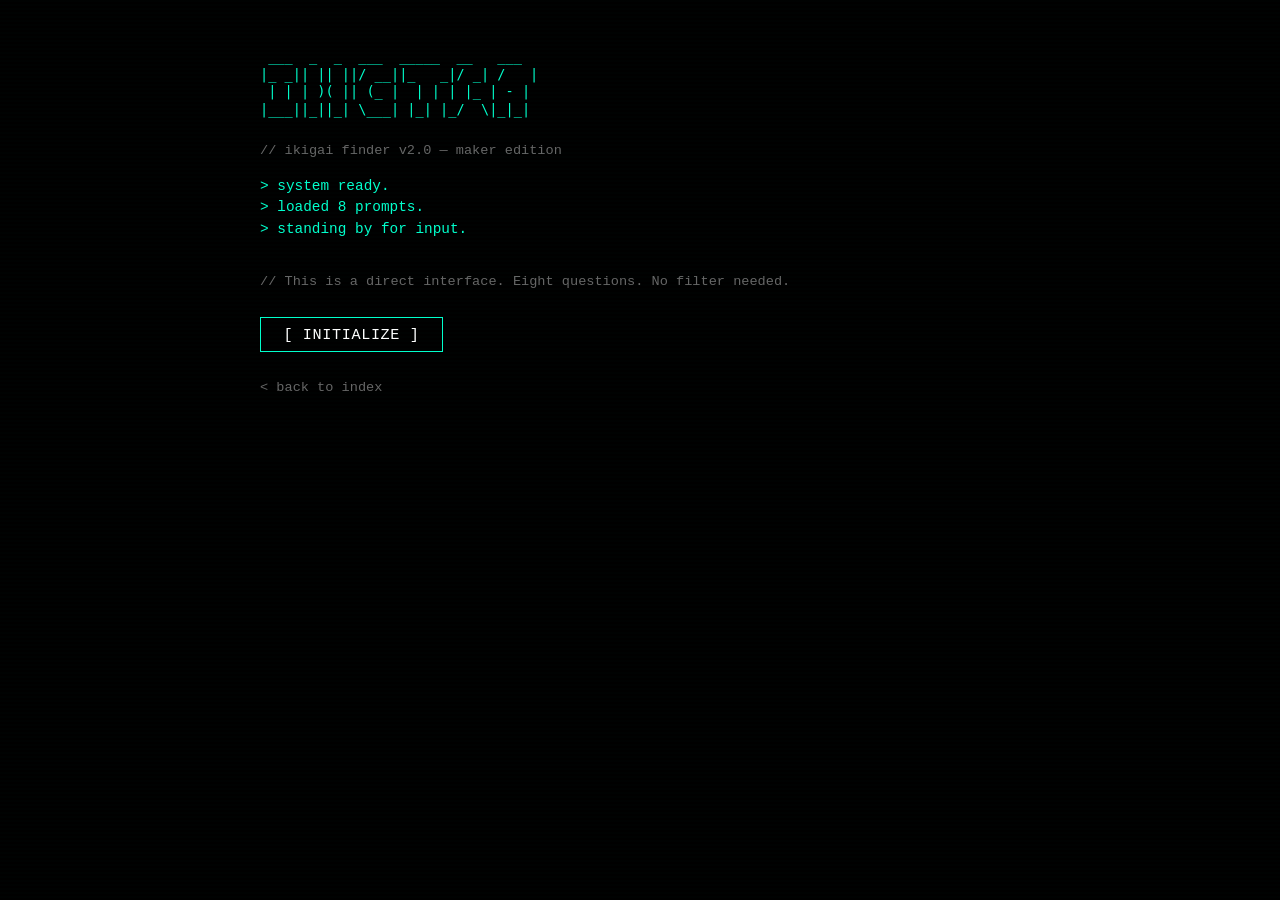
<file: ikigai-app/themes/maker/index.html>
<!DOCTYPE html>
<html lang="en">
<head>
  <meta charset="UTF-8">
  <meta name="viewport" content="width=device-width, initial-scale=1.0">
  <title>Ikigai — The Maker's Path</title>
  <style>
    /* ============================================================
       RESET & BASE
       ============================================================ */
    *, *::before, *::after {
      box-sizing: border-box;
      margin: 0;
      padding: 0;
    }

    html {
      scroll-behavior: smooth;
    }

    body {
      background: #000000;
      color: #ffffff;
      font-family: 'Courier New', Courier, monospace;
      min-height: 100vh;
      padding: 2rem 1.5rem;
      overflow-x: hidden;
    }

    /* ============================================================
       SCANLINE OVERLAY
       ============================================================ */
    body::after {
      content: '';
      position: fixed;
      top: 0;
      left: 0;
      width: 100%;
      height: 100%;
      background: repeating-linear-gradient(
        0deg,
        transparent,
        transparent 2px,
        rgba(0, 255, 204, 0.008) 2px,
        rgba(0, 255, 204, 0.008) 4px
      );
      pointer-events: none;
      z-index: 9999;
    }

    /* ============================================================
       CONTAINER
       ============================================================ */
    .container {
      max-width: 760px;
      margin: 0 auto;
    }

    /* ============================================================
       KEYFRAMES
       ============================================================ */
    @keyframes blink {
      0%, 49% { opacity: 1; }
      50%, 100% { opacity: 0; }
    }

    @keyframes fadeIn {
      from { opacity: 0; transform: translateY(4px); }
      to   { opacity: 1; transform: translateY(0); }
    }

    /* ============================================================
       SHARED SCREEN UTILITIES
       ============================================================ */
    .screen {
      display: none;
      animation: fadeIn 0.2s ease forwards;
    }

    .screen.active {
      display: block;
    }

    /* ============================================================
       TYPOGRAPHY HELPERS
       ============================================================ */
    .cyan    { color: #00ffcc; }
    .orange  { color: #ff6b35; }
    .dim     { color: #666666; }
    .white   { color: #ffffff; }

    /* ============================================================
       CURSOR BLINK ELEMENT
       ============================================================ */
    .cursor {
      display: inline-block;
      color: #00ffcc;
      font-weight: bold;
      animation: blink 1s step-end infinite;
    }

    /* ============================================================
       HORIZONTAL RULE (dashes)
       ============================================================ */
    .hr-dashes {
      color: #666666;
      font-size: 0.85rem;
      margin: 1.5rem 0;
      display: block;
      white-space: pre-wrap;
      word-break: break-all;
    }

    /* ============================================================
       BUTTONS
       ============================================================ */
    .btn {
      display: inline-block;
      background: transparent;
      font-family: 'Courier New', Courier, monospace;
      font-size: 0.95rem;
      padding: 0.45rem 1.4rem;
      cursor: pointer;
      letter-spacing: 0.04em;
      text-decoration: none;
      transition: background 0.12s ease, color 0.12s ease, border-color 0.12s ease;
      border: 1px solid transparent;
    }

    .btn-cyan {
      border-color: #00ffcc;
      color: #ffffff;
    }
    .btn-cyan:hover {
      background: #00ffcc;
      color: #000000;
    }

    .btn-orange {
      border-color: #ff6b35;
      color: #ff6b35;
    }
    .btn-orange:hover {
      background: #ff6b35;
      color: #000000;
    }

    .btn-dim {
      border-color: #444444;
      color: #666666;
      text-decoration: none;
    }
    .btn-dim:hover {
      border-color: #888888;
      color: #aaaaaa;
    }

    .back-link {
      display: inline-block;
      color: #666666;
      font-family: 'Courier New', Courier, monospace;
      font-size: 0.85rem;
      text-decoration: none;
      margin-top: 1rem;
    }
    .back-link:hover {
      color: #aaaaaa;
    }

    /* ============================================================
       ── START SCREEN ──
       ============================================================ */
    #screen-start {
      padding-top: 1rem;
    }

    .ascii-art {
      color: #00ffcc;
      font-size: clamp(0.6rem, 2vw, 0.85rem);
      line-height: 1.3;
      margin-bottom: 1.5rem;
      white-space: pre;
      display: block;
      overflow-x: auto;
    }

    .boot-comment {
      color: #666666;
      font-size: 0.85rem;
      margin-bottom: 0.5rem;
    }

    .boot-spacer {
      display: block;
      height: 0.75rem;
    }

    .boot-line {
      color: #00ffcc;
      font-size: 0.9rem;
      margin-bottom: 0.35rem;
    }

    .boot-desc {
      color: #666666;
      font-size: 0.85rem;
      margin: 1.25rem 0 1.75rem 0;
    }

    .start-actions {
      display: flex;
      flex-direction: column;
      align-items: flex-start;
      gap: 0.75rem;
    }

    /* ============================================================
       ── QUESTION SCREEN ──
       ============================================================ */
    #screen-question {
      padding-top: 0.5rem;
    }

    .prompt-label {
      color: #00ffcc;
      font-size: 0.85rem;
      margin-bottom: 0.5rem;
      display: block;
    }

    .progress-bar-text {
      color: #00ffcc;
      font-size: 0.85rem;
      font-family: 'Courier New', Courier, monospace;
      white-space: pre;
      display: block;
      margin-bottom: 1.75rem;
    }

    .question-text {
      color: #ffffff;
      font-size: 1.5rem;
      line-height: 1.45;
      margin-bottom: 1.75rem;
      min-height: 2.2em;
      font-family: 'Courier New', Courier, monospace;
      white-space: pre-wrap;
      word-break: break-word;
    }

    /* prefix ">" styled inline in the question text is handled via JS prefix */

    .input-row {
      display: flex;
      align-items: flex-start;
      gap: 0.5rem;
      margin-bottom: 0.5rem;
    }

    .prompt-char {
      color: #00ffcc;
      font-size: 1rem;
      flex-shrink: 0;
      padding-top: 0.55rem;
      user-select: none;
    }

    #answer-textarea {
      flex: 1;
      background: transparent;
      border: none;
      border-bottom: 1px solid rgba(0, 255, 204, 0.4);
      color: #ffffff;
      font-family: 'Courier New', Courier, monospace;
      font-size: 1rem;
      outline: none;
      resize: vertical;
      min-height: 80px;
      line-height: 1.55;
      padding: 0.45rem 0.25rem;
      width: 100%;
      caret-color: #00ffcc;
      transition: border-color 0.15s ease;
    }

    #answer-textarea::placeholder {
      color: #333333;
    }

    #answer-textarea:focus {
      border-bottom-color: rgba(0, 255, 204, 0.8);
    }

    .question-actions {
      display: flex;
      align-items: center;
      gap: 1.25rem;
      margin-top: 1.5rem;
      flex-wrap: wrap;
    }

    .back-inline {
      background: none;
      border: none;
      color: #666666;
      font-family: 'Courier New', Courier, monospace;
      font-size: 0.85rem;
      cursor: pointer;
      padding: 0;
      text-decoration: none;
    }
    .back-inline:hover {
      color: #aaaaaa;
    }

    .key-hint {
      color: #444444;
      font-size: 0.78rem;
      margin-left: auto;
    }

    /* ============================================================
       ── LOADING SCREEN ──
       ============================================================ */
    #screen-loading {
      padding-top: 2rem;
    }

    .loading-line {
      color: #00ffcc;
      font-size: 1rem;
      margin-bottom: 0.65rem;
      display: block;
    }

    .loading-line .cursor {
      margin-left: 2px;
    }

    /* ============================================================
       ── RESULT SCREEN ──
       ============================================================ */
    #screen-result {
      padding-top: 0.5rem;
    }

    .result-eyebrow {
      color: #00ffcc;
      font-size: 0.85rem;
      display: block;
      margin-bottom: 0.85rem;
    }

    .result-intro {
      color: #ffffff;
      font-size: 1rem;
      margin-bottom: 1.5rem;
      display: block;
    }

    .result-centre {
      color: #00ffcc;
      font-size: 2.5rem;
      line-height: 1.2;
      word-break: break-word;
      margin-bottom: 1.5rem;
      font-family: 'Courier New', Courier, monospace;
    }

    .result-sections-grid {
      display: grid;
      grid-template-columns: 1fr 1fr;
      gap: 1.25rem;
      margin: 1.5rem 0;
    }

    @media (max-width: 580px) {
      .result-sections-grid {
        grid-template-columns: 1fr;
      }

      .result-centre {
        font-size: 1.75rem;
      }

      .question-text {
        font-size: 1.2rem;
      }

      .ascii-art {
        font-size: 0.55rem;
      }
    }

    .result-section-card {
      background: #0a0a0a;
      border: 1px solid rgba(0, 255, 204, 0.15);
      padding: 1.25rem;
    }

    .section-header {
      display: flex;
      align-items: baseline;
      justify-content: space-between;
      gap: 0.5rem;
      margin-bottom: 0.75rem;
      flex-wrap: wrap;
    }

    .section-title {
      color: #00ffcc;
      font-size: 0.82rem;
      letter-spacing: 0.05em;
    }

    .domain-tag {
      color: #ff6b35;
      font-size: 0.78rem;
      font-family: 'Courier New', Courier, monospace;
      white-space: nowrap;
      flex-shrink: 0;
    }

    .section-body {
      color: #ffffff;
      font-size: 0.9rem;
      line-height: 1.6;
      white-space: pre-wrap;
      word-break: break-word;
    }

    .result-closing {
      color: #ffffff;
      font-size: 1rem;
      margin-bottom: 2rem;
      display: block;
    }

    .result-actions {
      display: flex;
      align-items: center;
      gap: 1rem;
      flex-wrap: wrap;
    }
  </style>
</head>
<body>
  <div class="container">

    <!-- ============================================================
         START SCREEN
         ============================================================ -->
    <div id="screen-start" class="screen">

      <pre class="ascii-art"> ___  _  _  ___  _____  __   ___
|_ _|| || ||/ __||_   _|/ _| /   |
 | | | )( || (_ |  | | | |_ | - |
|___||_||_| \___| |_| |_/  \|_|_|</pre>

      <div class="boot-comment">// ikigai finder v2.0 — maker edition</div>
      <span class="boot-spacer"></span>
      <div class="boot-line">&gt; system ready.</div>
      <div class="boot-line">&gt; loaded 8 prompts.</div>
      <div class="boot-line">&gt; standing by for input.</div>
      <span class="boot-spacer"></span>
      <div class="boot-desc">// This is a direct interface. Eight questions. No filter needed.</div>

      <div class="start-actions">
        <button class="btn btn-cyan" id="btn-begin">[ INITIALIZE ]</button>
        <a href="../../frontend/marketing.html" class="back-link">&lt; back to index</a>
      </div>

    </div>

    <!-- ============================================================
         QUESTION SCREEN
         ============================================================ -->
    <div id="screen-question" class="screen">

      <span class="prompt-label" id="prompt-label">// PROMPT 01/08</span>
      <pre class="progress-bar-text" id="progress-bar">[&gt;          ] 1/8</pre>

      <div class="question-text" id="question-text"></div>

      <div class="input-row">
        <span class="prompt-char">&gt;&nbsp;</span>
        <textarea
          id="answer-textarea"
          placeholder="type your response..."
          autocomplete="off"
          spellcheck="false"
          rows="3"
        ></textarea>
      </div>

      <div class="question-actions">
        <button class="btn btn-orange" id="btn-continue">[ CONTINUE ]</button>
        <button class="back-inline" id="prev-btn" style="display:none;">&lt; back</button>
        <span class="key-hint">ctrl+enter to continue</span>
      </div>

    </div>

    <!-- ============================================================
         LOADING SCREEN
         ============================================================ -->
    <div id="screen-loading" class="screen">
      <span class="loading-line">&gt; processing input...<span class="cursor">_</span></span>
      <span class="loading-line">&gt; cross-referencing patterns...<span class="cursor">_</span></span>
      <span class="loading-line">&gt; synthesising reflection...<span class="cursor">_</span></span>
    </div>

    <!-- ============================================================
         RESULT SCREEN
         ============================================================ -->
    <div id="screen-result" class="screen">

      <span class="result-eyebrow" id="result-eyebrow">// REFLECTION</span>
      <span class="result-intro" id="result-intro"></span>

      <div class="result-centre" id="result-centre"></div>

      <pre class="hr-dashes">─────────────────────────────────────────────────────</pre>

      <div class="result-sections-grid" id="result-sections"></div>

      <pre class="hr-dashes">─────────────────────────────────────────────────────</pre>

      <span class="result-closing" id="result-closing"></span>

      <div class="result-actions">
        <button class="btn btn-cyan" id="btn-restart">[ RESTART ]</button>
        <a href="../../frontend/marketing.html" class="btn btn-dim">[ BACK TO INDEX ]</a>
      </div>

    </div>

  </div><!-- /container -->

  <script>
    /* ============================================================
       CONFIG
       ============================================================ */
    window.IKIGAI_API_BASE = "";

    /* ============================================================
       QUESTIONS
       ============================================================ */
    const questions = [
      "What problem makes you forget to eat?",
      "When do you perform at your peak?",
      "What's in your uncommon skill stack?",
      "What do you do better than most with less effort?",
      "What broken system keeps you up at night?",
      "What would you fix first if you had the resources?",
      "What skill or service would buyers line up for?",
      "What does your ideal work week actually look like?"
    ];

    /* ============================================================
       STATE
       ============================================================ */
    let currentQuestion = 0;
    let answers = [];
    let state = "start";
    let typewriterTimer = null;

    /* ============================================================
       SCREEN MANAGEMENT
       ============================================================ */
    function setState(newState) {
      state = newState;
      const screens = ["start", "question", "loading", "result"];
      screens.forEach(function(s) {
        const el = document.getElementById("screen-" + s);
        if (s === newState) {
          el.classList.add("active");
        } else {
          el.classList.remove("active");
        }
      });
    }

    /* ============================================================
       PROGRESS BAR
       ============================================================ */
    function getProgressBar(current, total) {
      const filled = Math.floor((current / total) * 10);
      const hasArrow = filled < 10;
      const arrowChar = hasArrow ? ">" : "";
      const emptyCount = 10 - filled - (hasArrow ? 1 : 0);
      return "[" + "=".repeat(filled) + arrowChar + " ".repeat(Math.max(0, emptyCount)) + "] " + current + "/" + total;
    }

    /* ============================================================
       TYPEWRITER EFFECT
       ============================================================ */
    function typewriterEffect(element, text, callback) {
      if (typewriterTimer) {
        clearInterval(typewriterTimer);
        typewriterTimer = null;
      }
      element.textContent = "";
      let i = 0;
      typewriterTimer = setInterval(function() {
        element.textContent += text[i];
        i++;
        if (i >= text.length) {
          clearInterval(typewriterTimer);
          typewriterTimer = null;
          if (callback) callback();
        }
      }, 30);
    }

    /* ============================================================
       RENDER QUESTION
       ============================================================ */
    function renderQuestion(index) {
      const qNum = String(index + 1).padStart(2, "0");
      document.getElementById("prompt-label").textContent = "// PROMPT " + qNum + "/08";
      document.getElementById("progress-bar").textContent = getProgressBar(index + 1, 8);

      const textarea = document.getElementById("answer-textarea");
      textarea.value = answers[index] || "";
      textarea.style.borderColor = "";

      const prevBtn = document.getElementById("prev-btn");
      prevBtn.style.display = index > 0 ? "inline-block" : "none";

      const questionEl = document.getElementById("question-text");
      typewriterEffect(questionEl, "> " + questions[index], function() {
        textarea.focus();
      });
    }

    /* ============================================================
       LOCAL FALLBACK
       ============================================================ */
    function buildLocalFallback(answers) {
      const words = answers[0].trim().split(/\s+/);
      const centreText = words.slice(0, 3).join(" ") + (words.length > 3 ? "..." : "");
      return {
        eyebrow: "// LOCAL ANALYSIS",
        centre_intro: "Signal extracted from your inputs. No API required.",
        centre: centreText,
        sections: [
          {
            title: "// WHAT DRIVES YOU",
            body: 'Input: "' + answers[0].trim() + '"\nState: "' + answers[1].trim() + '"',
            domain: "love"
          },
          {
            title: "// YOUR EDGE",
            body: 'Stack: "' + answers[2].trim() + '"\nAdvantage: "' + answers[3].trim() + '"',
            domain: "good_at"
          },
          {
            title: "// THE PROBLEM",
            body: 'Pain point: "' + answers[4].trim() + '"\nTarget: "' + answers[5].trim() + '"',
            domain: "world_needs"
          },
          {
            title: "// THE MARKET",
            body: 'Product: "' + answers[6].trim() + '"\nWork style: "' + answers[7].trim() + '"',
            domain: "paid_for"
          }
        ],
        closing: "> system complete. next action: ship something."
      };
    }

    /* ============================================================
       SUBMIT ANSWERS (API + FALLBACK)
       ============================================================ */
    async function submitAnswers() {
      setState("loading");
      let data;
      try {
        const response = await fetch(window.IKIGAI_API_BASE + "/api/ikigai", {
          method: "POST",
          headers: { "Content-Type": "application/json" },
          body: JSON.stringify({ answers: answers, lang: "en" })
        });
        if (!response.ok) throw new Error("HTTP " + response.status);
        data = await response.json();
      } catch (err) {
        console.warn("API unavailable, using local fallback:", err.message);
        data = buildLocalFallback(answers);
      }
      renderResult(data);
      setState("result");
    }

    /* ============================================================
       RENDER RESULT
       ============================================================ */
    function renderResult(data) {
      document.getElementById("result-eyebrow").textContent = data.eyebrow || "// REFLECTION";
      document.getElementById("result-intro").textContent = "> " + (data.centre_intro || "");
      document.getElementById("result-centre").textContent = data.centre || "";
      document.getElementById("result-closing").textContent = data.closing || "";

      const sectionsEl = document.getElementById("result-sections");
      sectionsEl.innerHTML = "";

      if (data.sections && Array.isArray(data.sections)) {
        data.sections.forEach(function(section) {
          const card = document.createElement("div");
          card.className = "result-section-card";

          const header = document.createElement("div");
          header.className = "section-header";

          const titleSpan = document.createElement("span");
          titleSpan.className = "section-title";
          titleSpan.textContent = section.title || "";

          const domainSpan = document.createElement("span");
          domainSpan.className = "domain-tag";
          domainSpan.textContent = "[" + (section.domain || "") + "]";

          header.appendChild(titleSpan);
          header.appendChild(domainSpan);

          const bodyEl = document.createElement("p");
          bodyEl.className = "section-body";
          bodyEl.textContent = section.body || "";

          card.appendChild(header);
          card.appendChild(bodyEl);
          sectionsEl.appendChild(card);
        });
      }
    }

    /* ============================================================
       ADVANCE — save answer and move forward
       ============================================================ */
    function advanceQuestion() {
      const textarea = document.getElementById("answer-textarea");
      const val = textarea.value.trim();

      if (!val) {
        textarea.style.borderColor = "rgba(255, 107, 53, 0.8)";
        setTimeout(function() {
          textarea.style.borderColor = "";
        }, 1500);
        textarea.focus();
        return;
      }

      answers[currentQuestion] = val;

      if (currentQuestion < questions.length - 1) {
        currentQuestion++;
        renderQuestion(currentQuestion);
      } else {
        submitAnswers();
      }
    }

    /* ============================================================
       EVENT LISTENERS
       ============================================================ */
    document.addEventListener("DOMContentLoaded", function() {
      setState("start");

      /* --- START --- */
      document.getElementById("btn-begin").addEventListener("click", function() {
        currentQuestion = 0;
        answers = [];
        setState("question");
        renderQuestion(0);
      });

      /* --- CONTINUE --- */
      document.getElementById("btn-continue").addEventListener("click", function() {
        advanceQuestion();
      });

      /* --- PREV --- */
      document.getElementById("prev-btn").addEventListener("click", function() {
        const textarea = document.getElementById("answer-textarea");
        const val = textarea.value.trim();
        if (val) answers[currentQuestion] = val;
        currentQuestion--;
        renderQuestion(currentQuestion);
      });

      /* --- RESTART --- */
      document.getElementById("btn-restart").addEventListener("click", function() {
        currentQuestion = 0;
        answers = [];
        setState("start");
        window.scrollTo({ top: 0, behavior: "smooth" });
      });

      /* --- KEYBOARD: Ctrl+Enter / Cmd+Enter to advance --- */
      document.addEventListener("keydown", function(e) {
        if ((e.ctrlKey || e.metaKey) && e.key === "Enter") {
          e.preventDefault();
          if (state === "question") {
            advanceQuestion();
          }
        }
      });
    });
  </script>
</body>
</html>
</file>
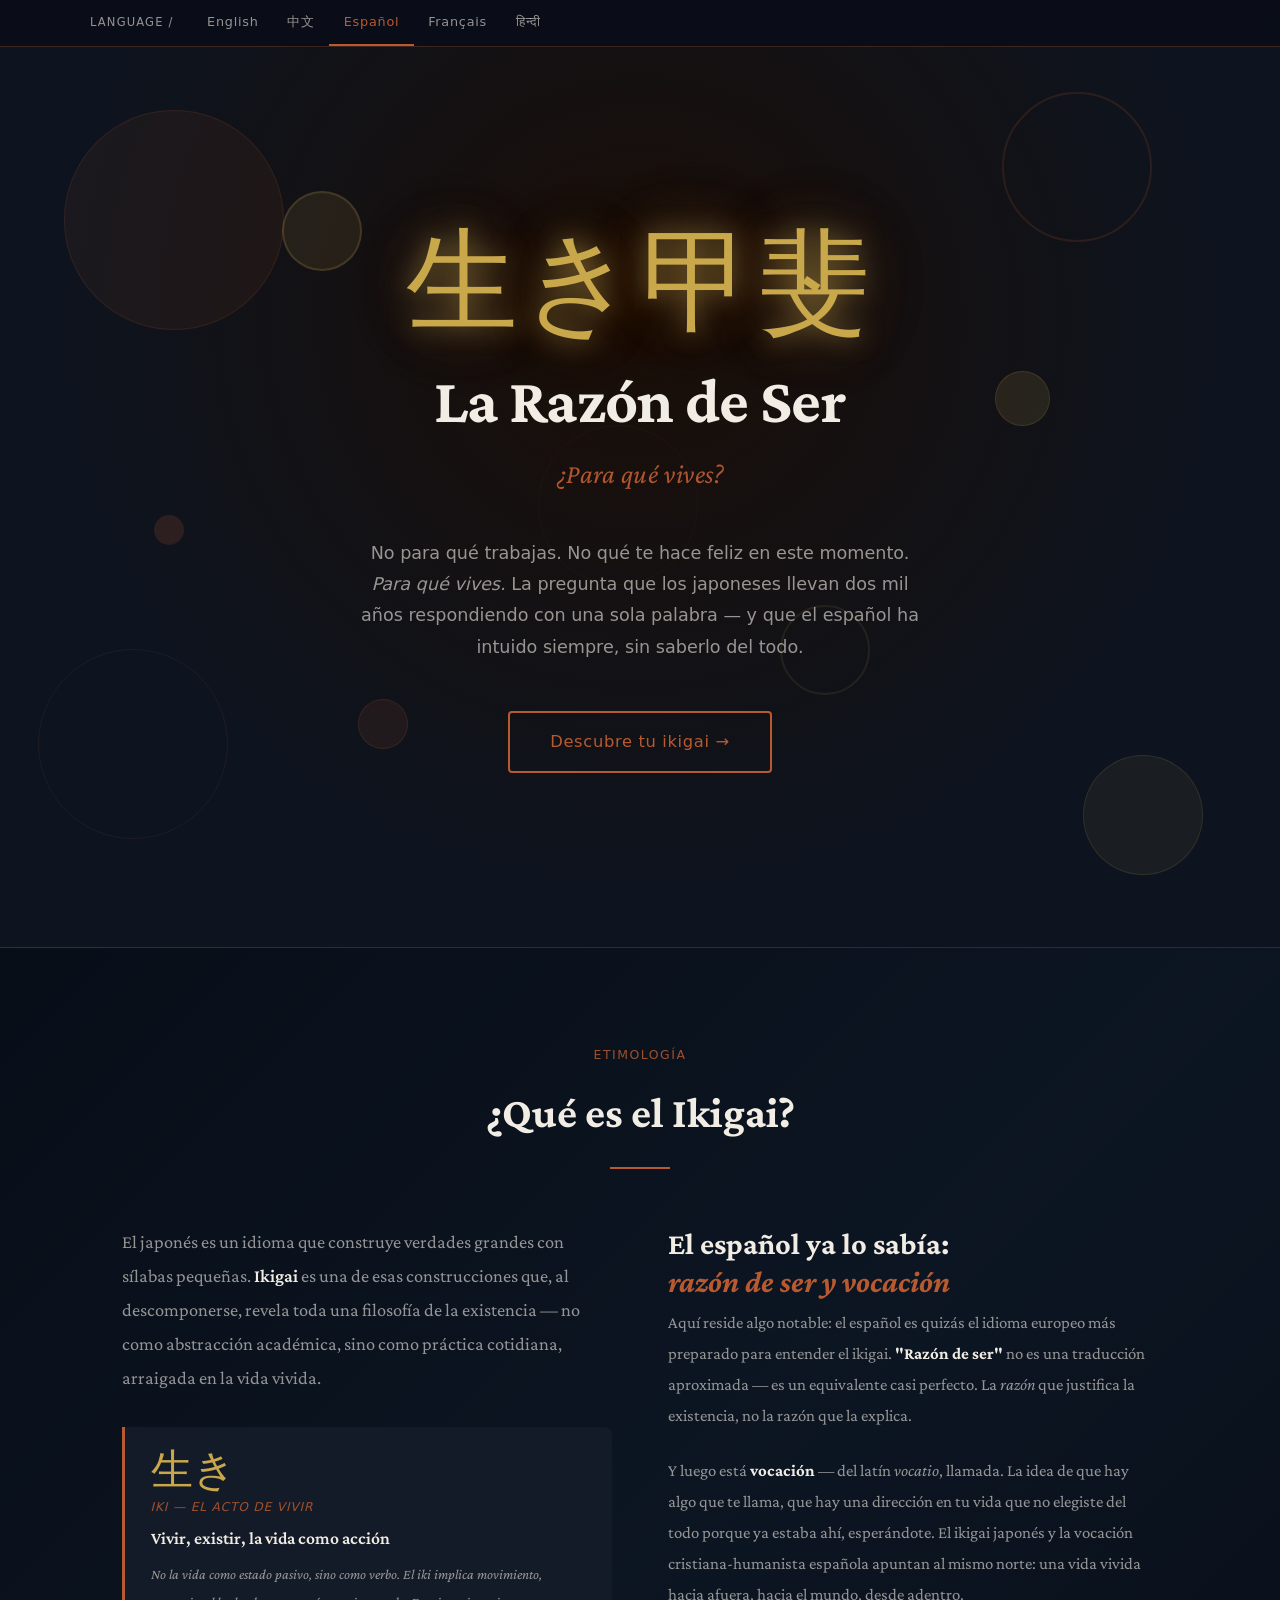
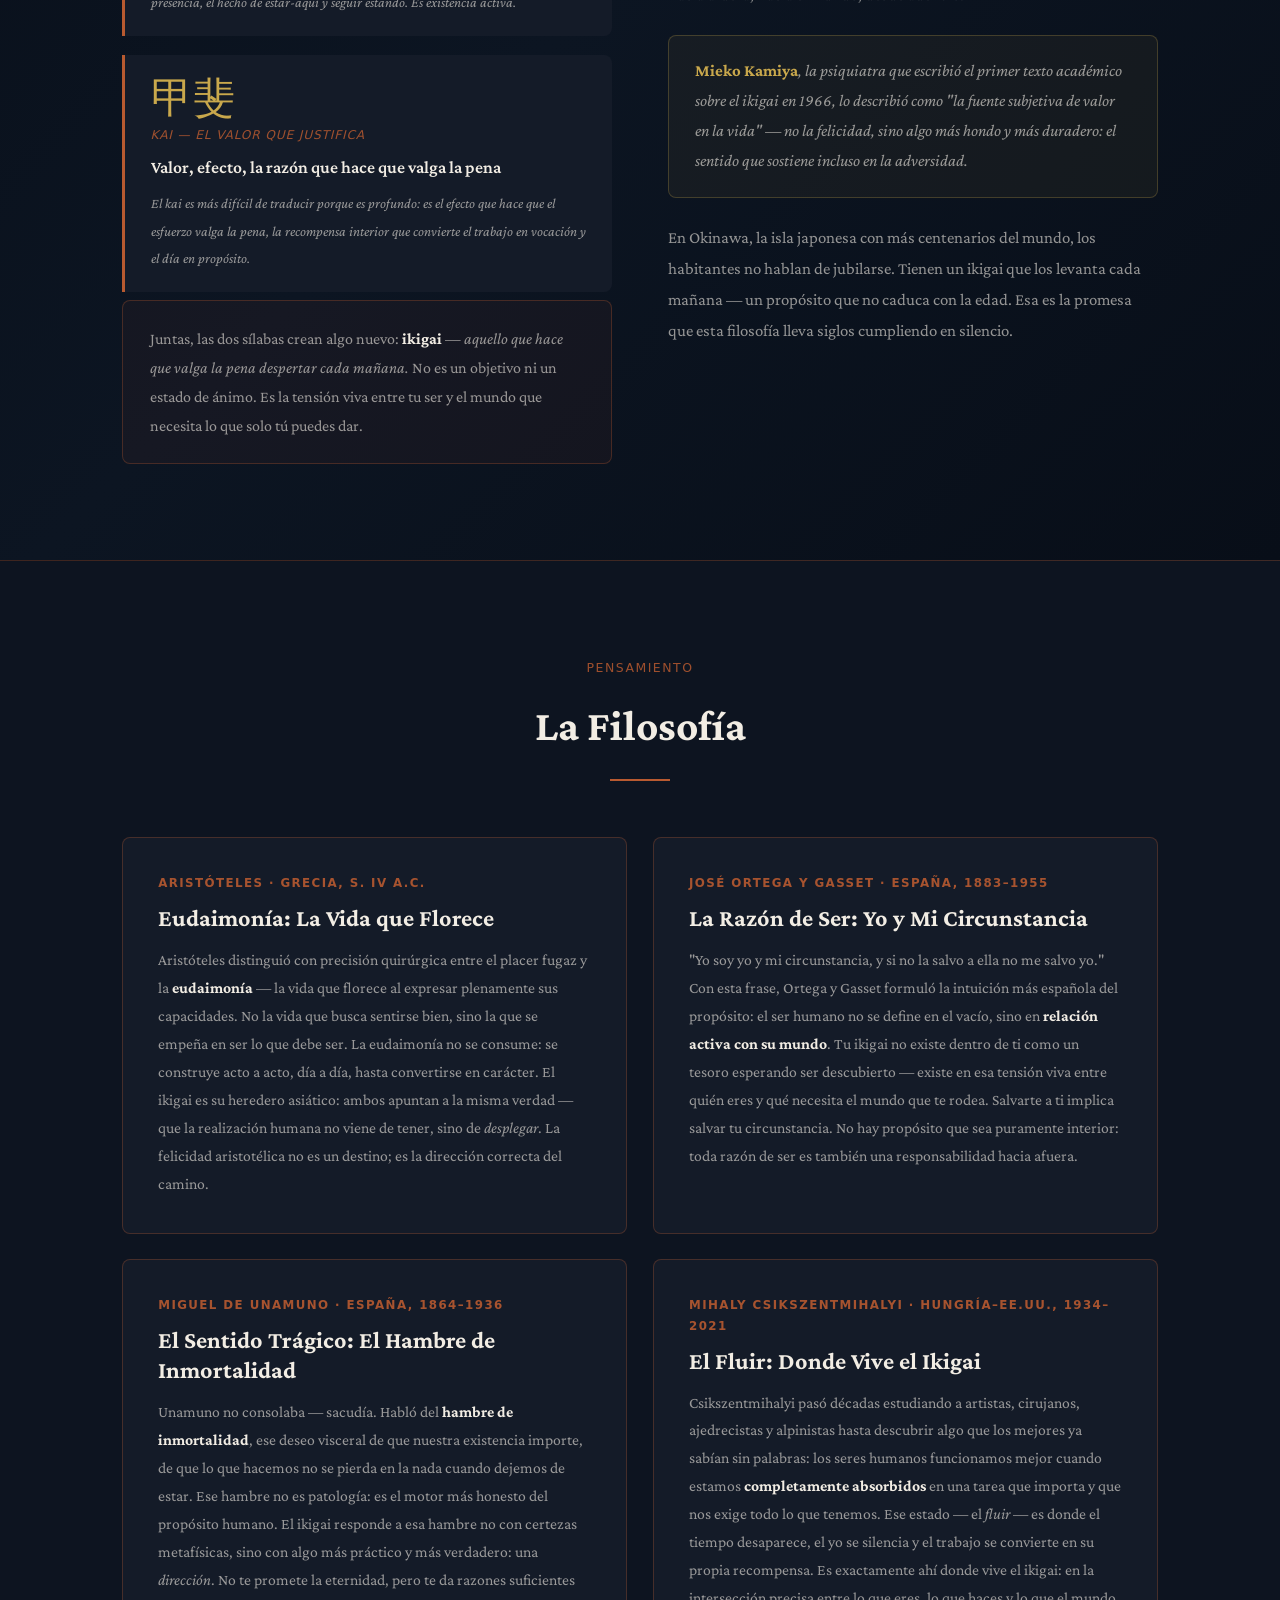
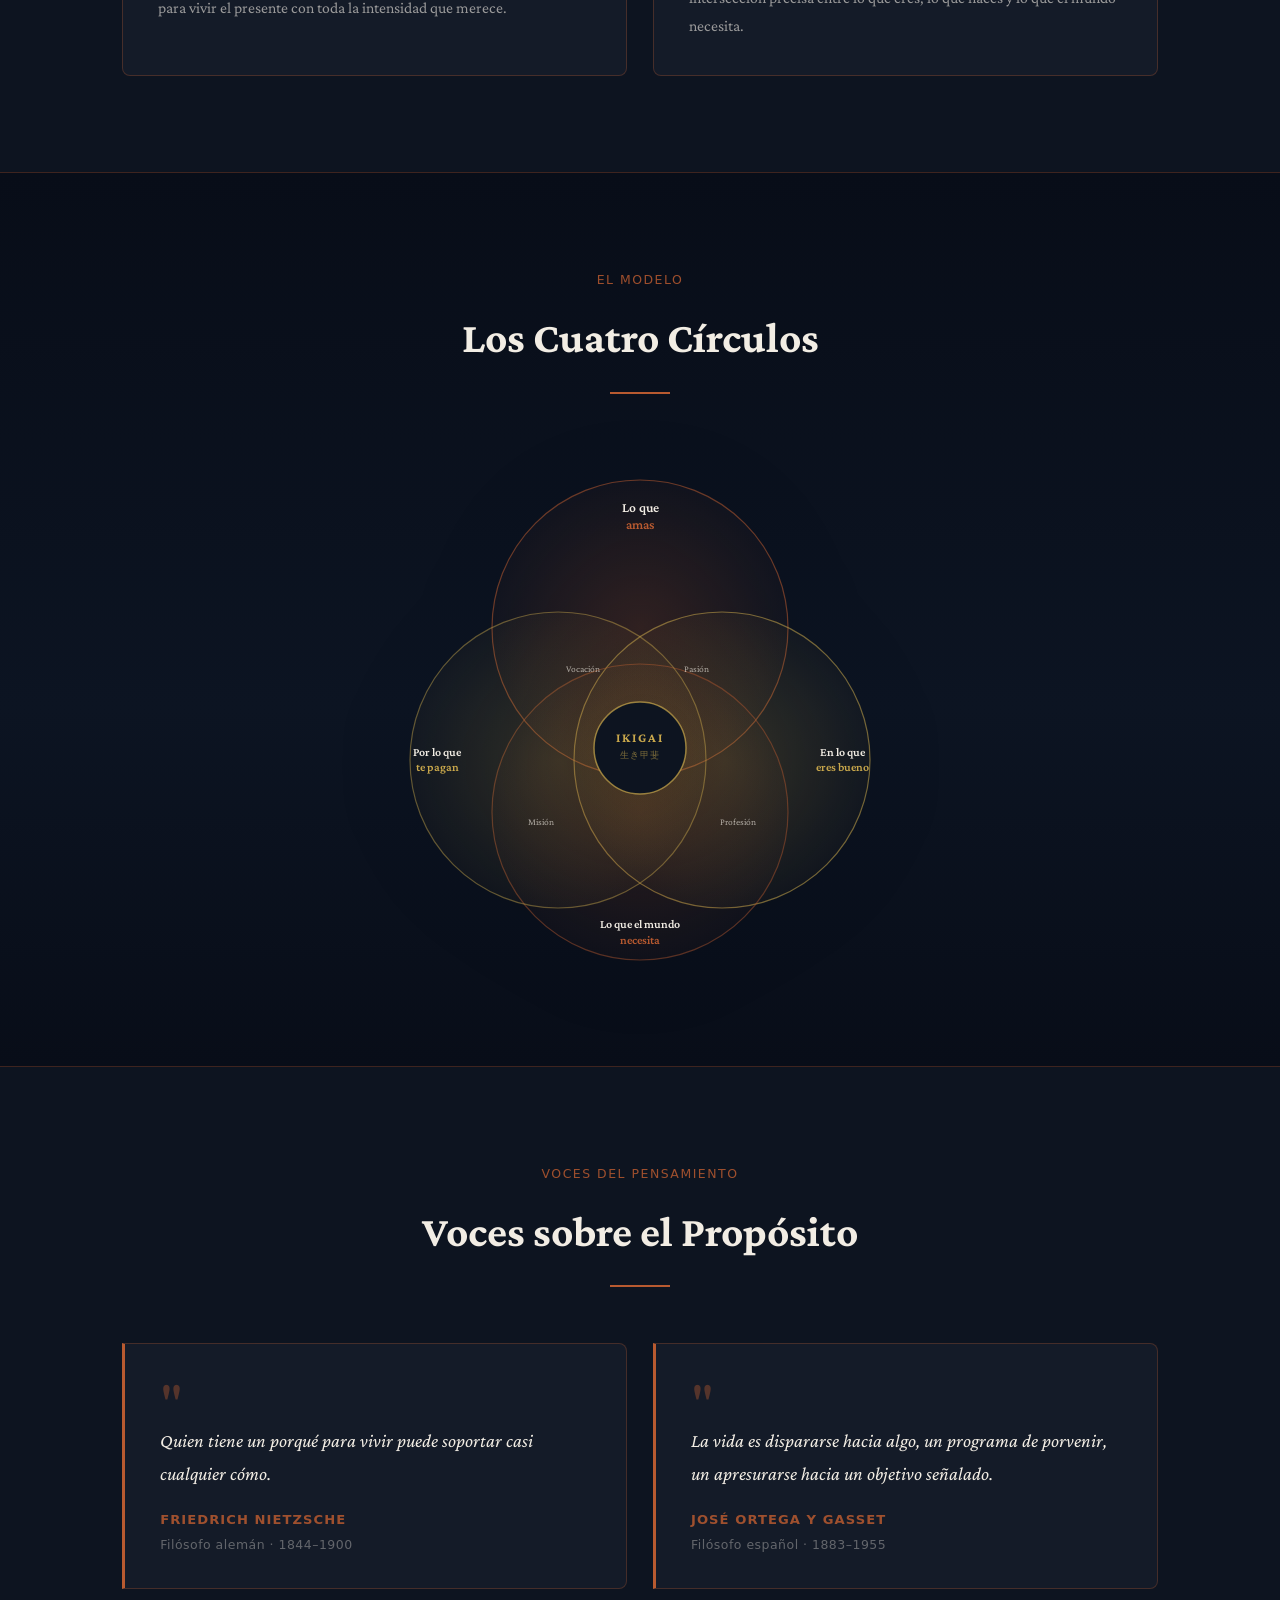
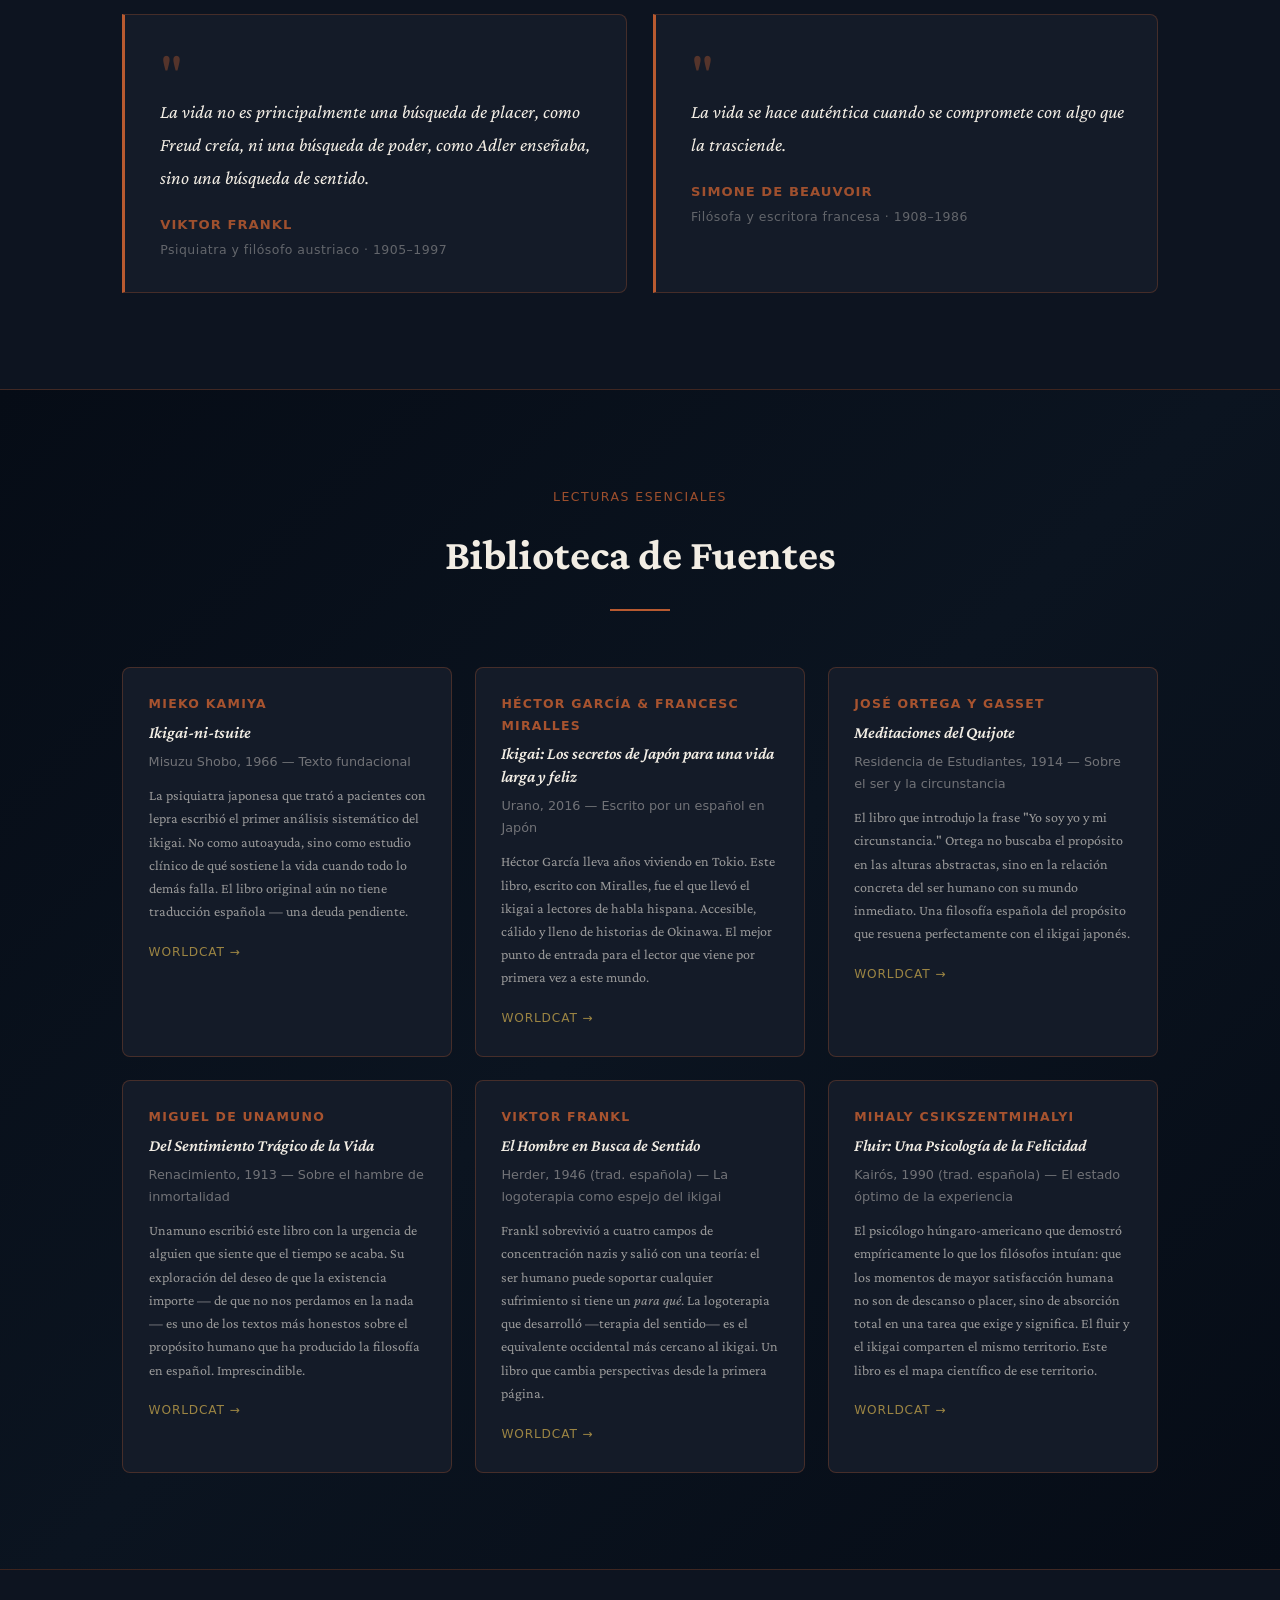
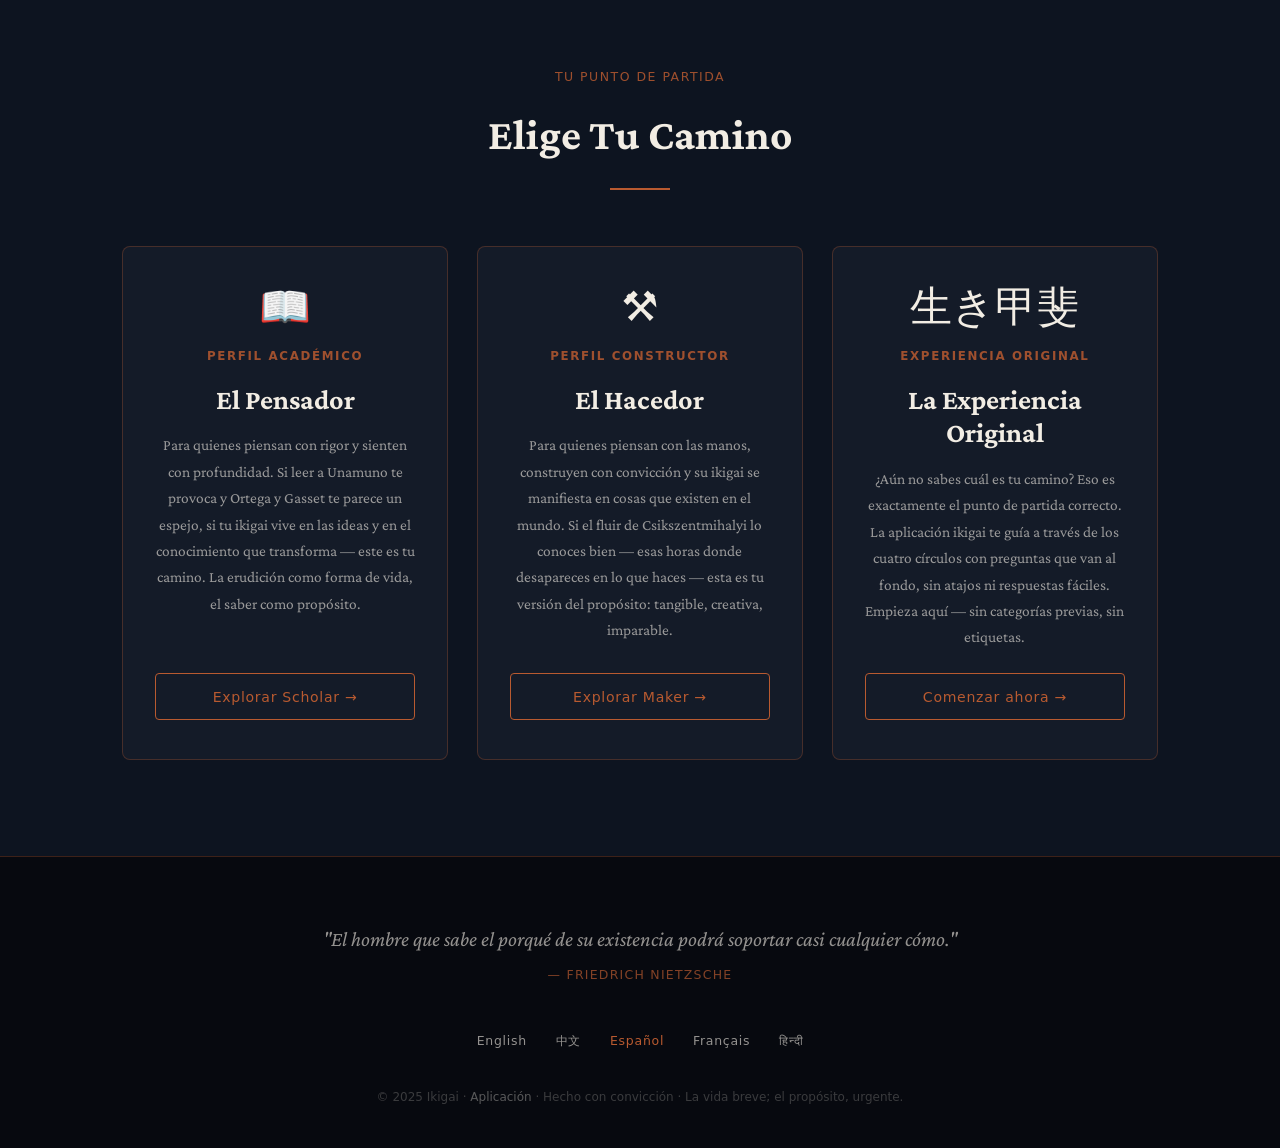
<file: ikigai-app/frontend/marketing-es.html>
<!DOCTYPE html>
<html lang="es">
<head>
  <meta charset="UTF-8" />
  <meta name="viewport" content="width=device-width, initial-scale=1.0" />
  <title>生き甲斐 · Ikigai — La Razón de Ser</title>
  <meta name="description" content="Ikigai: la filosofía japonesa del propósito. Rica en historia y pensamiento profundo, para personas apasionadas que quieren entender el porqué detrás de todo lo que hacen." />
  <link rel="preconnect" href="https://fonts.googleapis.com" />
  <link rel="preconnect" href="https://fonts.gstatic.com" crossorigin />
  <link href="https://fonts.googleapis.com/css2?family=Crimson+Pro:ital,wght@0,400;0,600;0,700;1,400;1,600&display=swap" rel="stylesheet" />
  <style>
    :root {
      --bg:          #0d1420;
      --accent:      #b85a30;
      --gold:        #c9a84c;
      --text:        #f2ede4;
      --muted:       rgba(242,237,228,0.60);
      --card-bg:     #141b28;
      --border:      rgba(184,90,48,0.30);
      --border-gold: rgba(201,168,76,0.25);
      --serif:       'Crimson Pro', Georgia, serif;
      --sans:        system-ui, -apple-system, 'Segoe UI', sans-serif;
      --ease:        0.28s ease;
      --r:           8px;
      --max:         1100px;
    }

    *, *::before, *::after { box-sizing: border-box; margin: 0; padding: 0; }
    html { scroll-behavior: smooth; }
    body {
      background: var(--bg);
      color: var(--text);
      font-family: var(--sans);
      font-size: 16px;
      line-height: 1.72;
      overflow-x: hidden;
    }
    a { color: var(--gold); text-decoration: none; transition: color var(--ease), opacity var(--ease); }
    a:hover { color: var(--accent); }

    .container { max-width: var(--max); margin: 0 auto; width: 100%; padding: 0 2rem; }

    /* ── LANGUAGE NAV ───────────────────────────────── */
    .lang-nav {
      position: sticky;
      top: 0;
      z-index: 100;
      background: rgba(10,14,24,0.92);
      backdrop-filter: blur(14px);
      -webkit-backdrop-filter: blur(14px);
      border-bottom: 1px solid var(--border);
      padding: 0 2rem;
    }
    .lang-nav .container {
      display: flex;
      align-items: center;
      gap: 0;
      height: 46px;
      padding: 0;
    }
    .lang-nav-label {
      font-size: 0.72rem;
      letter-spacing: 0.1em;
      text-transform: uppercase;
      color: var(--muted);
      margin-right: 1.2rem;
      white-space: nowrap;
    }
    .lang-link {
      display: inline-flex;
      align-items: center;
      height: 46px;
      padding: 0 0.9rem;
      font-size: 0.8rem;
      font-weight: 500;
      letter-spacing: 0.06em;
      color: var(--muted);
      border-bottom: 2px solid transparent;
      transition: color var(--ease), border-color var(--ease);
    }
    .lang-link:hover { color: var(--text); }
    .lang-link--active { color: var(--accent); border-bottom-color: var(--accent); }

    /* ── SECTION HEADING ────────────────────────────── */
    .section-heading {
      font-family: var(--serif);
      font-size: clamp(1.85rem, 4vw, 2.7rem);
      color: var(--text);
      text-align: center;
      margin-bottom: 3.5rem;
      position: relative;
      padding-bottom: 1.2rem;
    }
    .section-heading::after {
      content: '';
      display: block;
      position: absolute;
      bottom: 0; left: 50%;
      transform: translateX(-50%);
      width: 60px; height: 2px;
      background: var(--accent);
    }
    .section-heading .sub {
      display: block;
      font-size: 0.78rem;
      letter-spacing: 0.12em;
      text-transform: uppercase;
      color: var(--accent);
      font-family: var(--sans);
      font-weight: 500;
      opacity: 0.85;
      margin-bottom: 0.6rem;
    }

    /* ── HERO ───────────────────────────────────────── */
    .hero {
      position: relative;
      overflow: hidden;
      min-height: 100vh;
      display: flex;
      align-items: center;
      justify-content: center;
      text-align: center;
      padding: 4rem 2rem;
      background: radial-gradient(ellipse at 50% 30%, #1a0e06 0%, #0d1420 68%);
    }
    .hero-bg { position: absolute; inset: 0; z-index: 0; pointer-events: none; }
    .hero-circle { position: absolute; border-radius: 50%; }

    @keyframes floatUp    { 0%{transform:translateY(0)scale(1);opacity:.06}100%{transform:translateY(-65px)scale(1.07);opacity:.14} }
    @keyframes floatDrift { 0%{transform:translate(0,0)scale(1);opacity:.05}100%{transform:translate(35px,-55px)scale(1.09);opacity:.13} }
    @keyframes floatSway  { 0%{transform:translate(0,0)rotate(0);opacity:.08}100%{transform:translate(-42px,-38px)rotate(18deg);opacity:.15} }
    @keyframes floatPulse { 0%{transform:scale(1);opacity:.04}100%{transform:scale(1.14);opacity:.13} }

    .hero-circle:nth-child(1)  {width:220px;height:220px;top:7%;left:5%;background:rgba(184,90,48,.08);border:1px solid rgba(184,90,48,.14);animation:floatUp 22s ease-in-out infinite alternate}
    .hero-circle:nth-child(2)  {width:80px;height:80px;top:16%;left:22%;background:rgba(201,168,76,.10);border:2px solid rgba(201,168,76,.18);animation:floatDrift 18s ease-in-out infinite alternate;animation-delay:-3s}
    .hero-circle:nth-child(3)  {width:150px;height:150px;top:5%;right:10%;background:transparent;border:2px solid rgba(184,90,48,.16);animation:floatSway 28s ease-in-out infinite alternate;animation-delay:-8s}
    .hero-circle:nth-child(4)  {width:55px;height:55px;top:36%;right:18%;background:rgba(201,168,76,.12);border:1px solid rgba(201,168,76,.14);animation:floatPulse 15s ease-in-out infinite alternate;animation-delay:-2s}
    .hero-circle:nth-child(5)  {width:190px;height:190px;bottom:12%;left:3%;background:transparent;border:1px solid rgba(184,90,48,.10);animation:floatDrift 35s ease-in-out infinite alternate;animation-delay:-12s}
    .hero-circle:nth-child(6)  {width:50px;height:50px;bottom:22%;left:28%;background:rgba(184,90,48,.10);border:1px solid rgba(184,90,48,.16);animation:floatUp 20s ease-in-out infinite alternate;animation-delay:-5s}
    .hero-circle:nth-child(7)  {width:120px;height:120px;bottom:8%;right:6%;background:rgba(201,168,76,.07);border:1px solid rgba(201,168,76,.12);animation:floatSway 32s ease-in-out infinite alternate;animation-delay:-18s}
    .hero-circle:nth-child(8)  {width:30px;height:30px;top:52%;left:12%;background:rgba(184,90,48,.18);animation:floatPulse 17s ease-in-out infinite alternate;animation-delay:-7s}
    .hero-circle:nth-child(9)  {width:90px;height:90px;top:62%;right:32%;background:transparent;border:2px solid rgba(201,168,76,.10);animation:floatUp 25s ease-in-out infinite alternate;animation-delay:-10s}
    .hero-circle:nth-child(10) {width:160px;height:160px;top:42%;left:42%;background:transparent;border:1px solid rgba(184,90,48,.06);animation:floatDrift 40s ease-in-out infinite alternate;animation-delay:-20s}

    .hero-content { position: relative; z-index: 1; max-width: 780px; }
    .hero-kanji {
      font-family: var(--serif);
      font-size: clamp(3.2rem, 11vw, 7rem);
      color: var(--gold);
      text-shadow:
        0 0 25px rgba(201,168,76,.55),
        0 0 55px rgba(201,168,76,.30),
        0 0 90px rgba(184,90,48,.20),
        0 0 130px rgba(184,90,48,.10);
      letter-spacing: .04em;
      line-height: 1.1;
      margin-bottom: 1.4rem;
      display: block;
    }
    .hero-title {
      font-family: var(--serif);
      font-size: clamp(2.2rem, 6vw, 4rem);
      font-weight: 700;
      color: var(--text);
      line-height: 1.1;
      margin-bottom: 0.9rem;
      letter-spacing: -.01em;
    }
    .hero-tagline {
      font-family: var(--serif);
      font-style: italic;
      font-size: clamp(1.2rem, 3vw, 1.7rem);
      color: var(--accent);
      margin-bottom: 2.5rem;
      letter-spacing: .02em;
      opacity: 0.95;
    }
    .hero-description {
      font-size: clamp(0.95rem, 2vw, 1.1rem);
      color: var(--muted);
      max-width: 560px;
      margin: 0 auto 3rem;
      line-height: 1.78;
    }
    .btn-cta {
      display: inline-block;
      padding: .95rem 2.5rem;
      border: 2px solid var(--accent);
      border-radius: 4px;
      color: var(--accent);
      font-family: var(--sans);
      font-size: 1.02rem;
      font-weight: 500;
      letter-spacing: .04em;
      background: transparent;
      transition: background-color var(--ease), color var(--ease), box-shadow var(--ease), border-color var(--ease);
    }
    .btn-cta:hover {
      background: var(--accent);
      color: #fff;
      box-shadow: 0 0 32px rgba(184,90,48,.45);
      border-color: var(--accent);
    }
    .btn-secondary {
      display: inline-block;
      padding: .95rem 2.5rem;
      border: 1px solid rgba(242,237,228,0.20);
      border-radius: 4px;
      color: var(--muted);
      font-family: var(--sans);
      font-size: 1.02rem;
      font-weight: 500;
      letter-spacing: .04em;
      background: transparent;
      margin-left: 1rem;
      transition: color var(--ease), border-color var(--ease);
    }
    .btn-secondary:hover {
      color: var(--text);
      border-color: rgba(242,237,228,0.50);
    }

    /* ── ETYMOLOGY ───────────────────────────────────── */
    .section-etymology {
      padding: 6rem 2rem;
      background: linear-gradient(135deg, #080e18 0%, #0c1522 50%, #080e18 100%);
      border-top: 1px solid var(--border);
      border-bottom: 1px solid var(--border);
    }
    .etymology-grid { display: grid; grid-template-columns: 1fr 1fr; gap: 3.5rem; align-items: start; }
    .etymology-intro {
      font-family: var(--serif);
      font-size: clamp(1rem, 2vw, 1.15rem);
      color: var(--muted);
      line-height: 1.85;
      margin-bottom: 2rem;
    }
    .etymology-intro strong { color: var(--text); font-weight: 600; }
    .kanji-cards { display: flex; flex-direction: column; gap: 1.2rem; }
    .kanji-card {
      background: var(--card-bg);
      border-left: 3px solid var(--accent);
      border-radius: 0 var(--r) var(--r) 0;
      padding: 1.3rem 1.6rem;
    }
    .kanji-char {
      font-family: var(--serif);
      font-size: 2.6rem;
      color: var(--gold);
      line-height: 1.1;
      display: block;
      margin-bottom: .2rem;
    }
    .kanji-reading {
      font-size: .76rem;
      color: var(--accent);
      opacity: 0.85;
      font-style: italic;
      display: block;
      margin-bottom: .35rem;
      letter-spacing: .07em;
      text-transform: uppercase;
    }
    .kanji-meaning {
      font-size: 1.1rem;
      font-family: var(--serif);
      font-weight: 600;
      color: var(--text);
      display: block;
      margin-bottom: .45rem;
    }
    .kanji-note {
      font-size: .88rem;
      color: var(--muted);
      line-height: 1.65;
      font-family: var(--serif);
      font-style: italic;
    }
    .etymology-compound {
      background: rgba(184,90,48,.06);
      border: 1px solid var(--border);
      border-radius: var(--r);
      padding: 1.4rem 1.7rem;
      margin-top: .5rem;
    }
    .etymology-compound p {
      font-family: var(--serif);
      font-size: 1rem;
      color: var(--muted);
      line-height: 1.82;
    }
    .etymology-compound strong { color: var(--text); }
    .etymology-right { display: flex; flex-direction: column; gap: 1.5rem; }
    .etymology-right-title {
      font-family: var(--serif);
      font-size: clamp(1.4rem, 3vw, 1.9rem);
      color: var(--text);
      line-height: 1.25;
      margin-bottom: .4rem;
    }
    .etymology-right-title em { color: var(--accent); font-style: italic; }
    .etymology-right-body {
      font-family: var(--serif);
      font-size: 1.05rem;
      color: var(--muted);
      line-height: 1.85;
    }
    .etymology-right-body strong { color: var(--text); }
    .concept-highlight {
      background: rgba(201,168,76,.06);
      border: 1px solid var(--border-gold);
      border-radius: var(--r);
      padding: 1.3rem 1.6rem;
    }
    .concept-highlight p {
      font-family: var(--serif);
      font-style: italic;
      font-size: 1.05rem;
      color: var(--muted);
      line-height: 1.78;
    }
    .concept-highlight strong { color: var(--gold); font-style: normal; }

    /* ── PHILOSOPHY ─────────────────────────────────── */
    .section-philosophy {
      padding: 6rem 2rem;
      background: var(--bg);
    }
    .philosophy-grid {
      display: grid;
      grid-template-columns: repeat(2, 1fr);
      gap: 1.6rem;
    }
    .card {
      background: var(--card-bg);
      border: 1px solid var(--border);
      border-radius: var(--r);
      padding: 2.2rem;
      transition: transform var(--ease), box-shadow var(--ease), border-color var(--ease);
      position: relative;
    }
    .card::before {
      content: '';
      position: absolute;
      top: 0; left: 0; right: 0;
      height: 2px;
      background: linear-gradient(90deg, var(--accent), transparent);
      border-radius: var(--r) var(--r) 0 0;
      opacity: 0;
      transition: opacity var(--ease);
    }
    .card:hover {
      transform: translateY(-4px);
      box-shadow: 0 8px 36px rgba(184,90,48,.18), 0 2px 12px rgba(0,0,0,.45);
      border-color: rgba(184,90,48,.55);
    }
    .card:hover::before { opacity: 1; }
    .card-thinker {
      font-size: .74rem;
      letter-spacing: .12em;
      text-transform: uppercase;
      color: var(--accent);
      font-weight: 600;
      margin-bottom: .6rem;
      opacity: 0.9;
    }
    .card-title {
      font-family: var(--serif);
      font-size: clamp(1.25rem, 2.5vw, 1.5rem);
      font-weight: 700;
      color: var(--text);
      margin-bottom: .8rem;
      line-height: 1.25;
    }
    .card-body {
      font-family: var(--serif);
      font-size: .98rem;
      color: var(--muted);
      line-height: 1.78;
    }
    .card-body strong { color: var(--text); }

    /* ── VENN DIAGRAM ───────────────────────────────── */
    .section-venn {
      padding: 6rem 2rem;
      background: linear-gradient(180deg, #080d18 0%, #0c1422 60%, #080d18 100%);
      border-top: 1px solid var(--border);
      border-bottom: 1px solid var(--border);
    }
    .venn-wrapper {
      display: flex;
      justify-content: center;
      margin-top: 1rem;
    }
    .venn-wrapper svg {
      max-width: 520px;
      width: 100%;
      height: auto;
      filter: drop-shadow(0 6px 36px rgba(0,0,0,.55));
    }

    /* ── QUOTES ─────────────────────────────────────── */
    .section-quotes {
      padding: 6rem 2rem;
      background: var(--bg);
    }
    .quotes-grid {
      display: grid;
      grid-template-columns: repeat(2, 1fr);
      gap: 1.6rem;
    }
    .quote-card {
      background: var(--card-bg);
      border: 1px solid var(--border);
      border-left: 3px solid var(--accent);
      border-radius: 0 var(--r) var(--r) 0;
      padding: 2rem 2rem 2rem 2.2rem;
      transition: transform var(--ease), box-shadow var(--ease);
    }
    .quote-card:hover {
      transform: translateY(-3px);
      box-shadow: 0 6px 28px rgba(184,90,48,.15);
    }
    .quote-mark {
      font-family: var(--serif);
      font-size: 3.5rem;
      color: var(--accent);
      opacity: 0.4;
      line-height: 1;
      margin-bottom: -.5rem;
      display: block;
    }
    .quote-text {
      font-family: var(--serif);
      font-style: italic;
      font-size: clamp(1rem, 2vw, 1.18rem);
      color: var(--text);
      line-height: 1.75;
      margin-bottom: 1.2rem;
    }
    .quote-author {
      font-size: .82rem;
      letter-spacing: .08em;
      text-transform: uppercase;
      color: var(--accent);
      font-weight: 600;
      opacity: 0.85;
    }
    .quote-author span {
      display: block;
      font-size: .78rem;
      color: var(--muted);
      letter-spacing: .04em;
      text-transform: none;
      font-weight: 400;
      margin-top: .15rem;
      opacity: 0.7;
    }

    /* ── SOURCE LIBRARY ─────────────────────────────── */
    .section-library {
      padding: 6rem 2rem;
      background: linear-gradient(135deg, #060c16 0%, #0b1420 50%, #060c16 100%);
      border-top: 1px solid var(--border);
      border-bottom: 1px solid var(--border);
    }
    .sources-grid {
      display: grid;
      grid-template-columns: repeat(3, 1fr);
      gap: 1.4rem;
    }
    .source-card {
      background: var(--card-bg);
      border: 1px solid var(--border);
      border-radius: var(--r);
      padding: 1.6rem;
      transition: transform var(--ease), border-color var(--ease);
    }
    .source-card:hover {
      transform: translateY(-3px);
      border-color: rgba(184,90,48,.50);
    }
    .source-author {
      font-size: .78rem;
      letter-spacing: .10em;
      text-transform: uppercase;
      color: var(--accent);
      font-weight: 600;
      margin-bottom: .45rem;
      opacity: 0.9;
    }
    .source-title {
      font-family: var(--serif);
      font-style: italic;
      font-size: 1.05rem;
      color: var(--text);
      font-weight: 600;
      line-height: 1.35;
      margin-bottom: .4rem;
    }
    .source-meta {
      font-size: .8rem;
      color: rgba(242,237,228,0.42);
      margin-bottom: .7rem;
    }
    .source-note {
      font-family: var(--serif);
      font-size: .88rem;
      color: var(--muted);
      line-height: 1.65;
      margin-bottom: .85rem;
    }
    .source-link {
      font-size: .76rem;
      letter-spacing: .07em;
      text-transform: uppercase;
      color: var(--gold);
      opacity: 0.75;
      transition: opacity var(--ease);
    }
    .source-link:hover { opacity: 1; }

    /* ── PATH CARDS ─────────────────────────────────── */
    .section-paths {
      padding: 6rem 2rem;
      background: var(--bg);
    }
    .paths-grid {
      display: grid;
      grid-template-columns: repeat(3, 1fr);
      gap: 1.8rem;
    }
    .path-card {
      background: var(--card-bg);
      border: 1px solid var(--border);
      border-radius: var(--r);
      padding: 2.4rem 2rem;
      text-align: center;
      transition: transform var(--ease), box-shadow var(--ease), border-color var(--ease);
      display: flex;
      flex-direction: column;
      gap: 1rem;
    }
    .path-card:hover {
      transform: translateY(-5px);
      box-shadow: 0 10px 40px rgba(184,90,48,.20);
      border-color: rgba(184,90,48,.55);
    }
    .path-icon {
      font-size: 2.6rem;
      line-height: 1;
      display: block;
      margin-bottom: .2rem;
    }
    .path-label {
      font-size: .74rem;
      letter-spacing: .14em;
      text-transform: uppercase;
      color: var(--accent);
      font-weight: 600;
      opacity: 0.85;
    }
    .path-name {
      font-family: var(--serif);
      font-size: clamp(1.4rem, 3vw, 1.75rem);
      font-weight: 700;
      color: var(--text);
      line-height: 1.2;
    }
    .path-body {
      font-family: var(--serif);
      font-size: .96rem;
      color: var(--muted);
      line-height: 1.72;
      flex: 1;
    }
    .path-link {
      display: inline-block;
      padding: .65rem 1.8rem;
      border: 1px solid var(--accent);
      border-radius: 4px;
      color: var(--accent);
      font-size: .88rem;
      font-weight: 500;
      letter-spacing: .05em;
      transition: background var(--ease), color var(--ease);
      margin-top: .4rem;
    }
    .path-link:hover {
      background: var(--accent);
      color: #fff;
    }

    /* ── FOOTER ─────────────────────────────────────── */
    footer {
      background: #07090f;
      border-top: 1px solid var(--border);
      padding: 4rem 2rem 2.5rem;
      text-align: center;
    }
    .footer-quote {
      font-family: var(--serif);
      font-style: italic;
      font-size: clamp(1.05rem, 2vw, 1.3rem);
      color: var(--muted);
      max-width: 640px;
      margin: 0 auto 0.5rem;
      line-height: 1.7;
    }
    .footer-quote-attr {
      font-size: .78rem;
      letter-spacing: .10em;
      text-transform: uppercase;
      color: var(--accent);
      opacity: 0.7;
      margin-bottom: 2.5rem;
    }
    .footer-lang-nav {
      display: flex;
      justify-content: center;
      flex-wrap: wrap;
      gap: .2rem;
      margin-bottom: 2rem;
    }
    .footer-lang-nav a {
      padding: .3rem .8rem;
      font-size: .78rem;
      color: var(--muted);
      letter-spacing: .06em;
      transition: color var(--ease);
    }
    .footer-lang-nav a:hover { color: var(--text); }
    .footer-lang-nav a.active { color: var(--accent); }
    .footer-copy {
      font-size: .75rem;
      color: rgba(242,237,228,.22);
      line-height: 1.6;
    }
    .footer-copy a { color: rgba(242,237,228,.35); }
    .footer-copy a:hover { color: var(--muted); }

    /* ── RESPONSIVE ─────────────────────────────────── */
    @media (max-width: 768px) {
      .container { padding: 0 1.2rem; }
      .etymology-grid,
      .philosophy-grid,
      .quotes-grid,
      .paths-grid { grid-template-columns: 1fr; }
      .sources-grid { grid-template-columns: 1fr 1fr; }
      .btn-secondary { margin-left: 0; margin-top: .75rem; display: block; text-align: center; }
      .hero-title { font-size: clamp(1.9rem, 8vw, 3rem); }
    }
    @media (max-width: 480px) {
      .sources-grid { grid-template-columns: 1fr; }
      .lang-nav-label { display: none; }
    }
  </style>
</head>
<body>

  <!-- ── LANGUAGE NAV ──────────────────────────────────────── -->
  <nav class="lang-nav" aria-label="Idiomas">
    <div class="container">
      <span class="lang-nav-label">Language /</span>
      <a href="marketing.html" class="lang-link">English</a>
      <a href="marketing-zh.html" class="lang-link">中文</a>
      <a href="marketing-es.html" class="lang-link lang-link--active" aria-current="page">Español</a>
      <a href="marketing-fr.html" class="lang-link">Français</a>
      <a href="marketing-hi.html" class="lang-link">हिन्दी</a>
    </div>
  </nav>

  <!-- ── HERO ──────────────────────────────────────────────── -->
  <section class="hero" aria-labelledby="hero-heading">
    <div class="hero-bg" aria-hidden="true">
      <div class="hero-circle"></div>
      <div class="hero-circle"></div>
      <div class="hero-circle"></div>
      <div class="hero-circle"></div>
      <div class="hero-circle"></div>
      <div class="hero-circle"></div>
      <div class="hero-circle"></div>
      <div class="hero-circle"></div>
      <div class="hero-circle"></div>
      <div class="hero-circle"></div>
    </div>
    <div class="hero-content">
      <span class="hero-kanji" aria-label="Ikigai en kanji japonés">生き甲斐</span>
      <h1 class="hero-title" id="hero-heading">La Razón de Ser</h1>
      <p class="hero-tagline">¿Para qué vives?</p>
      <p class="hero-description">
        No para qué trabajas. No qué te hace feliz en este momento.
        <em>Para qué vives.</em> La pregunta que los japoneses llevan dos mil años respondiendo
        con una sola palabra — y que el español ha intuido siempre, sin saberlo del todo.
      </p>
      <a href="index.html" class="btn-cta">Descubre tu ikigai →</a>
    </div>
  </section>

  <!-- ── ¿QUÉ ES EL IKIGAI? ETYMOLOGY ─────────────────────── -->
  <section class="section-etymology" aria-labelledby="etymology-heading">
    <div class="container">
      <h2 class="section-heading" id="etymology-heading">
        <span class="sub">Etimología</span>
        ¿Qué es el Ikigai?
      </h2>
      <div class="etymology-grid">
        <div class="etymology-left">
          <p class="etymology-intro">
            El japonés es un idioma que construye verdades grandes con sílabas pequeñas.
            <strong>Ikigai</strong> es una de esas construcciones que, al descomponerse,
            revela toda una filosofía de la existencia — no como abstracción académica,
            sino como práctica cotidiana, arraigada en la vida vivida.
          </p>
          <div class="kanji-cards">
            <div class="kanji-card">
              <span class="kanji-char">生き</span>
              <span class="kanji-reading">iki — el acto de vivir</span>
              <span class="kanji-meaning">Vivir, existir, la vida como acción</span>
              <span class="kanji-note">
                No la vida como estado pasivo, sino como verbo. El <em>iki</em> implica movimiento,
                presencia, el hecho de estar-aquí y seguir estando. Es existencia activa.
              </span>
            </div>
            <div class="kanji-card">
              <span class="kanji-char">甲斐</span>
              <span class="kanji-reading">kai — el valor que justifica</span>
              <span class="kanji-meaning">Valor, efecto, la razón que hace que valga la pena</span>
              <span class="kanji-note">
                El <em>kai</em> es más difícil de traducir porque es profundo: es el efecto que
                hace que el esfuerzo valga la pena, la recompensa interior que convierte
                el trabajo en vocación y el día en propósito.
              </span>
            </div>
          </div>
          <div class="etymology-compound">
            <p>
              Juntas, las dos sílabas crean algo nuevo: <strong>ikigai</strong> —
              <em>aquello que hace que valga la pena despertar cada mañana.</em>
              No es un objetivo ni un estado de ánimo. Es la tensión viva entre tu ser
              y el mundo que necesita lo que solo tú puedes dar.
            </p>
          </div>
        </div>
        <div class="etymology-right">
          <div>
            <h3 class="etymology-right-title">El español ya lo sabía:<br/><em>razón de ser y vocación</em></h3>
            <p class="etymology-right-body">
              Aquí reside algo notable: el español es quizás el idioma europeo más preparado
              para entender el ikigai. <strong>"Razón de ser"</strong> no es una traducción
              aproximada — es un equivalente casi perfecto. La <em>razón</em> que justifica
              la existencia, no la razón que la explica.
            </p>
          </div>
          <p class="etymology-right-body">
            Y luego está <strong>vocación</strong> — del latín <em>vocatio</em>, llamada.
            La idea de que hay algo que te llama, que hay una dirección en tu vida que
            no elegiste del todo porque ya estaba ahí, esperándote. El ikigai japonés
            y la vocación cristiana-humanista española apuntan al mismo norte:
            una vida vivida hacia afuera, hacia el mundo, desde adentro.
          </p>
          <div class="concept-highlight">
            <p>
              <strong>Mieko Kamiya</strong>, la psiquiatra que escribió el primer texto académico
              sobre el ikigai en 1966, lo describió como "la fuente subjetiva de valor
              en la vida" — no la felicidad, sino algo más hondo y más duradero:
              el sentido que sostiene incluso en la adversidad.
            </p>
          </div>
          <p class="etymology-right-body">
            En Okinawa, la isla japonesa con más centenarios del mundo, los habitantes no
            hablan de jubilarse. Tienen un ikigai que los levanta cada mañana — un propósito
            que no caduca con la edad. Esa es la promesa que esta filosofía lleva siglos
            cumpliendo en silencio.
          </p>
        </div>
      </div>
    </div>
  </section>

  <!-- ── LA FILOSOFÍA ───────────────────────────────────────── -->
  <section class="section-philosophy" aria-labelledby="philosophy-heading">
    <div class="container">
      <h2 class="section-heading" id="philosophy-heading">
        <span class="sub">Pensamiento</span>
        La Filosofía
      </h2>
      <div class="philosophy-grid">

        <div class="card">
          <p class="card-thinker">Aristóteles · Grecia, s. IV a.C.</p>
          <h3 class="card-title">Eudaimonía: La Vida que Florece</h3>
          <p class="card-body">
            Aristóteles distinguió con precisión quirúrgica entre el placer fugaz y la
            <strong>eudaimonía</strong> — la vida que florece al expresar plenamente sus capacidades.
            No la vida que busca sentirse bien, sino la que se empeña en ser lo que debe ser.
            La eudaimonía no se consume: se construye acto a acto, día a día, hasta convertirse
            en carácter. El ikigai es su heredero asiático: ambos apuntan a la misma verdad —
            que la realización humana no viene de tener, sino de <em>desplegar</em>.
            La felicidad aristotélica no es un destino; es la dirección correcta del camino.
          </p>
        </div>

        <div class="card">
          <p class="card-thinker">José Ortega y Gasset · España, 1883–1955</p>
          <h3 class="card-title">La Razón de Ser: Yo y Mi Circunstancia</h3>
          <p class="card-body">
            "Yo soy yo y mi circunstancia, y si no la salvo a ella no me salvo yo."
            Con esta frase, Ortega y Gasset formuló la intuición más española del propósito:
            el ser humano no se define en el vacío, sino en <strong>relación activa con su mundo</strong>.
            Tu ikigai no existe dentro de ti como un tesoro esperando ser descubierto —
            existe en esa tensión viva entre quién eres y qué necesita el mundo que te rodea.
            Salvarte a ti implica salvar tu circunstancia. No hay propósito que sea puramente
            interior: toda razón de ser es también una responsabilidad hacia afuera.
          </p>
        </div>

        <div class="card">
          <p class="card-thinker">Miguel de Unamuno · España, 1864–1936</p>
          <h3 class="card-title">El Sentido Trágico: El Hambre de Inmortalidad</h3>
          <p class="card-body">
            Unamuno no consolaba — sacudía. Habló del <strong>hambre de inmortalidad</strong>,
            ese deseo visceral de que nuestra existencia importe, de que lo que hacemos
            no se pierda en la nada cuando dejemos de estar. Ese hambre no es patología:
            es el motor más honesto del propósito humano. El ikigai responde a esa hambre
            no con certezas metafísicas, sino con algo más práctico y más verdadero:
            una <em>dirección</em>. No te promete la eternidad, pero te da razones
            suficientes para vivir el presente con toda la intensidad que merece.
          </p>
        </div>

        <div class="card">
          <p class="card-thinker">Mihaly Csikszentmihalyi · Hungría–EE.UU., 1934–2021</p>
          <h3 class="card-title">El Fluir: Donde Vive el Ikigai</h3>
          <p class="card-body">
            Csikszentmihalyi pasó décadas estudiando a artistas, cirujanos, ajedrecistas
            y alpinistas hasta descubrir algo que los mejores ya sabían sin palabras:
            los seres humanos funcionamos mejor cuando estamos <strong>completamente absorbidos</strong>
            en una tarea que importa y que nos exige todo lo que tenemos. Ese estado —
            el <em>fluir</em> — es donde el tiempo desaparece, el yo se silencia
            y el trabajo se convierte en su propia recompensa. Es exactamente ahí
            donde vive el ikigai: en la intersección precisa entre lo que eres,
            lo que haces y lo que el mundo necesita.
          </p>
        </div>

      </div>
    </div>
  </section>

  <!-- ── LOS CUATRO CÍRCULOS VENN ───────────────────────────── -->
  <section class="section-venn" aria-labelledby="venn-heading">
    <div class="container">
      <h2 class="section-heading" id="venn-heading">
        <span class="sub">El Modelo</span>
        Los Cuatro Círculos
      </h2>
      <div class="venn-wrapper" role="img" aria-label="Diagrama de Venn con los cuatro elementos del ikigai: Lo que amas, En lo que eres bueno, Lo que el mundo necesita, Por lo que te pueden pagar">
        <svg viewBox="0 0 520 520" fill="none" xmlns="http://www.w3.org/2000/svg">
          <defs>
            <radialGradient id="c1g" cx="50%" cy="50%" r="50%">
              <stop offset="0%" stop-color="#b85a30" stop-opacity="0.22"/>
              <stop offset="100%" stop-color="#b85a30" stop-opacity="0.04"/>
            </radialGradient>
            <radialGradient id="c2g" cx="50%" cy="50%" r="50%">
              <stop offset="0%" stop-color="#c9a84c" stop-opacity="0.22"/>
              <stop offset="100%" stop-color="#c9a84c" stop-opacity="0.04"/>
            </radialGradient>
            <radialGradient id="c3g" cx="50%" cy="50%" r="50%">
              <stop offset="0%" stop-color="#b85a30" stop-opacity="0.20"/>
              <stop offset="100%" stop-color="#b85a30" stop-opacity="0.04"/>
            </radialGradient>
            <radialGradient id="c4g" cx="50%" cy="50%" r="50%">
              <stop offset="0%" stop-color="#c9a84c" stop-opacity="0.20"/>
              <stop offset="100%" stop-color="#c9a84c" stop-opacity="0.04"/>
            </radialGradient>
          </defs>

          <!-- Top circle: Lo que amas -->
          <circle cx="260" cy="178" r="148" fill="url(#c1g)" stroke="#b85a30" stroke-width="1.2" stroke-opacity="0.55"/>
          <!-- Right circle: En lo que eres bueno -->
          <circle cx="342" cy="310" r="148" fill="url(#c2g)" stroke="#c9a84c" stroke-width="1.2" stroke-opacity="0.55"/>
          <!-- Bottom circle: Lo que el mundo necesita -->
          <circle cx="260" cy="362" r="148" fill="url(#c3g)" stroke="#b85a30" stroke-width="1.2" stroke-opacity="0.45"/>
          <!-- Left circle: Por lo que te pueden pagar -->
          <circle cx="178" cy="310" r="148" fill="url(#c4g)" stroke="#c9a84c" stroke-width="1.2" stroke-opacity="0.45"/>

          <!-- Center label: IKIGAI -->
          <circle cx="260" cy="298" r="46" fill="#0d1420" stroke="#c9a84c" stroke-width="1.5" stroke-opacity="0.70"/>
          <text x="260" y="292" text-anchor="middle" font-family="'Crimson Pro', Georgia, serif" font-size="13" font-weight="700" fill="#c9a84c" letter-spacing="2">IKIGAI</text>
          <text x="260" y="308" text-anchor="middle" font-family="'Crimson Pro', Georgia, serif" font-size="9" fill="#c9a84c" opacity="0.6" letter-spacing="1">生き甲斐</text>

          <!-- Top label: Lo que amas -->
          <text x="260" y="62" text-anchor="middle" font-family="'Crimson Pro', Georgia, serif" font-size="13.5" font-weight="600" fill="#f2ede4">Lo que</text>
          <text x="260" y="79" text-anchor="middle" font-family="'Crimson Pro', Georgia, serif" font-size="13.5" font-weight="600" fill="#b85a30">amas</text>

          <!-- Right label: En lo que eres bueno -->
          <text x="462" y="306" text-anchor="middle" font-family="'Crimson Pro', Georgia, serif" font-size="12" font-weight="600" fill="#f2ede4">En lo que</text>
          <text x="462" y="321" text-anchor="middle" font-family="'Crimson Pro', Georgia, serif" font-size="12" font-weight="600" fill="#c9a84c">eres bueno</text>

          <!-- Bottom label: Lo que el mundo necesita -->
          <text x="260" y="478" text-anchor="middle" font-family="'Crimson Pro', Georgia, serif" font-size="12" font-weight="600" fill="#f2ede4">Lo que el mundo</text>
          <text x="260" y="494" text-anchor="middle" font-family="'Crimson Pro', Georgia, serif" font-size="12" font-weight="600" fill="#b85a30">necesita</text>

          <!-- Left label: Por lo que te pueden pagar -->
          <text x="57" y="306" text-anchor="middle" font-family="'Crimson Pro', Georgia, serif" font-size="12" font-weight="600" fill="#f2ede4">Por lo que</text>
          <text x="57" y="321" text-anchor="middle" font-family="'Crimson Pro', Georgia, serif" font-size="12" font-weight="600" fill="#c9a84c">te pagan</text>

          <!-- Intersection labels -->
          <text x="316" y="222" text-anchor="middle" font-family="'Crimson Pro', Georgia, serif" font-size="9.5" fill="#f2ede4" opacity="0.65">Pasión</text>
          <text x="358" y="375" text-anchor="middle" font-family="'Crimson Pro', Georgia, serif" font-size="9.5" fill="#f2ede4" opacity="0.65">Profesión</text>
          <text x="161" y="375" text-anchor="middle" font-family="'Crimson Pro', Georgia, serif" font-size="9.5" fill="#f2ede4" opacity="0.65">Misión</text>
          <text x="203" y="222" text-anchor="middle" font-family="'Crimson Pro', Georgia, serif" font-size="9.5" fill="#f2ede4" opacity="0.65">Vocación</text>
        </svg>
      </div>
    </div>
  </section>

  <!-- ── VOCES SOBRE EL PROPÓSITO ───────────────────────────── -->
  <section class="section-quotes" aria-labelledby="quotes-heading">
    <div class="container">
      <h2 class="section-heading" id="quotes-heading">
        <span class="sub">Voces del Pensamiento</span>
        Voces sobre el Propósito
      </h2>
      <div class="quotes-grid">

        <div class="quote-card">
          <span class="quote-mark" aria-hidden="true">"</span>
          <p class="quote-text">
            Quien tiene un porqué para vivir puede soportar casi cualquier cómo.
          </p>
          <p class="quote-author">
            Friedrich Nietzsche
            <span>Filósofo alemán · 1844–1900</span>
          </p>
        </div>

        <div class="quote-card">
          <span class="quote-mark" aria-hidden="true">"</span>
          <p class="quote-text">
            La vida es dispararse hacia algo, un programa de porvenir, un apresurarse
            hacia un objetivo señalado.
          </p>
          <p class="quote-author">
            José Ortega y Gasset
            <span>Filósofo español · 1883–1955</span>
          </p>
        </div>

        <div class="quote-card">
          <span class="quote-mark" aria-hidden="true">"</span>
          <p class="quote-text">
            La vida no es principalmente una búsqueda de placer, como Freud creía,
            ni una búsqueda de poder, como Adler enseñaba, sino una búsqueda de sentido.
          </p>
          <p class="quote-author">
            Viktor Frankl
            <span>Psiquiatra y filósofo austriaco · 1905–1997</span>
          </p>
        </div>

        <div class="quote-card">
          <span class="quote-mark" aria-hidden="true">"</span>
          <p class="quote-text">
            La vida se hace auténtica cuando se compromete con algo que la trasciende.
          </p>
          <p class="quote-author">
            Simone de Beauvoir
            <span>Filósofa y escritora francesa · 1908–1986</span>
          </p>
        </div>

      </div>
    </div>
  </section>

  <!-- ── BIBLIOTECA DE FUENTES ──────────────────────────────── -->
  <section class="section-library" aria-labelledby="library-heading">
    <div class="container">
      <h2 class="section-heading" id="library-heading">
        <span class="sub">Lecturas Esenciales</span>
        Biblioteca de Fuentes
      </h2>
      <div class="sources-grid">

        <div class="source-card">
          <p class="source-author">Mieko Kamiya</p>
          <p class="source-title">Ikigai-ni-tsuite</p>
          <p class="source-meta">Misuzu Shobo, 1966 — Texto fundacional</p>
          <p class="source-note">
            La psiquiatra japonesa que trató a pacientes con lepra escribió el primer
            análisis sistemático del ikigai. No como autoayuda, sino como estudio
            clínico de qué sostiene la vida cuando todo lo demás falla.
            El libro original aún no tiene traducción española — una deuda pendiente.
          </p>
          <a href="https://worldcat.org/search?q=ikigai+kamiya" class="source-link" target="_blank" rel="noopener">WorldCat →</a>
        </div>

        <div class="source-card">
          <p class="source-author">Héctor García &amp; Francesc Miralles</p>
          <p class="source-title">Ikigai: Los secretos de Japón para una vida larga y feliz</p>
          <p class="source-meta">Urano, 2016 — Escrito por un español en Japón</p>
          <p class="source-note">
            Héctor García lleva años viviendo en Tokio. Este libro, escrito con Miralles,
            fue el que llevó el ikigai a lectores de habla hispana. Accesible, cálido
            y lleno de historias de Okinawa. El mejor punto de entrada para el lector
            que viene por primera vez a este mundo.
          </p>
          <a href="https://worldcat.org/search?q=ikigai+garcia+miralles" class="source-link" target="_blank" rel="noopener">WorldCat →</a>
        </div>

        <div class="source-card">
          <p class="source-author">José Ortega y Gasset</p>
          <p class="source-title">Meditaciones del Quijote</p>
          <p class="source-meta">Residencia de Estudiantes, 1914 — Sobre el ser y la circunstancia</p>
          <p class="source-note">
            El libro que introdujo la frase "Yo soy yo y mi circunstancia." Ortega
            no buscaba el propósito en las alturas abstractas, sino en la relación concreta
            del ser humano con su mundo inmediato. Una filosofía española del propósito
            que resuena perfectamente con el ikigai japonés.
          </p>
          <a href="https://worldcat.org/search?q=meditaciones+quijote+ortega" class="source-link" target="_blank" rel="noopener">WorldCat →</a>
        </div>

        <div class="source-card">
          <p class="source-author">Miguel de Unamuno</p>
          <p class="source-title">Del Sentimiento Trágico de la Vida</p>
          <p class="source-meta">Renacimiento, 1913 — Sobre el hambre de inmortalidad</p>
          <p class="source-note">
            Unamuno escribió este libro con la urgencia de alguien que siente que el tiempo
            se acaba. Su exploración del deseo de que la existencia importe — de que no nos
            perdamos en la nada — es uno de los textos más honestos sobre el propósito
            humano que ha producido la filosofía en español. Imprescindible.
          </p>
          <a href="https://worldcat.org/search?q=sentimiento+tragico+vida+unamuno" class="source-link" target="_blank" rel="noopener">WorldCat →</a>
        </div>

        <div class="source-card">
          <p class="source-author">Viktor Frankl</p>
          <p class="source-title">El Hombre en Busca de Sentido</p>
          <p class="source-meta">Herder, 1946 (trad. española) — La logoterapia como espejo del ikigai</p>
          <p class="source-note">
            Frankl sobrevivió a cuatro campos de concentración nazis y salió con una teoría:
            el ser humano puede soportar cualquier sufrimiento si tiene un <em>para qué</em>.
            La logoterapia que desarrolló —terapia del sentido— es el equivalente occidental
            más cercano al ikigai. Un libro que cambia perspectivas desde la primera página.
          </p>
          <a href="https://worldcat.org/search?q=hombre+busca+sentido+frankl" class="source-link" target="_blank" rel="noopener">WorldCat →</a>
        </div>

        <div class="source-card">
          <p class="source-author">Mihaly Csikszentmihalyi</p>
          <p class="source-title">Fluir: Una Psicología de la Felicidad</p>
          <p class="source-meta">Kairós, 1990 (trad. española) — El estado óptimo de la experiencia</p>
          <p class="source-note">
            El psicólogo húngaro-americano que demostró empíricamente lo que los filósofos
            intuían: que los momentos de mayor satisfacción humana no son de descanso o placer,
            sino de absorción total en una tarea que exige y significa. El fluir y el ikigai
            comparten el mismo territorio. Este libro es el mapa científico de ese territorio.
          </p>
          <a href="https://worldcat.org/search?q=fluir+csikszentmihalyi+kaiross" class="source-link" target="_blank" rel="noopener">WorldCat →</a>
        </div>

      </div>
    </div>
  </section>

  <!-- ── ELIGE TU CAMINO ────────────────────────────────────── -->
  <section class="section-paths" aria-labelledby="paths-heading">
    <div class="container">
      <h2 class="section-heading" id="paths-heading">
        <span class="sub">Tu Punto de Partida</span>
        Elige Tu Camino
      </h2>
      <div class="paths-grid">

        <div class="path-card">
          <span class="path-icon" aria-hidden="true">📖</span>
          <p class="path-label">Perfil Académico</p>
          <h3 class="path-name">El Pensador</h3>
          <p class="path-body">
            Para quienes piensan con rigor y sienten con profundidad. Si leer a Unamuno
            te provoca y Ortega y Gasset te parece un espejo, si tu ikigai vive en las ideas
            y en el conocimiento que transforma — este es tu camino. La erudición
            como forma de vida, el saber como propósito.
          </p>
          <a href="../themes/scholar/index.html" class="path-link">Explorar Scholar →</a>
        </div>

        <div class="path-card">
          <span class="path-icon" aria-hidden="true">⚒️</span>
          <p class="path-label">Perfil Constructor</p>
          <h3 class="path-name">El Hacedor</h3>
          <p class="path-body">
            Para quienes piensan con las manos, construyen con convicción y su ikigai
            se manifiesta en cosas que existen en el mundo. Si el fluir de Csikszentmihalyi
            lo conoces bien — esas horas donde desapareces en lo que haces —
            esta es tu versión del propósito: tangible, creativa, imparable.
          </p>
          <a href="../themes/maker/index.html" class="path-link">Explorar Maker →</a>
        </div>

        <div class="path-card">
          <span class="path-icon" aria-hidden="true">生き甲斐</span>
          <p class="path-label">Experiencia Original</p>
          <h3 class="path-name">La Experiencia Original</h3>
          <p class="path-body">
            ¿Aún no sabes cuál es tu camino? Eso es exactamente el punto de partida
            correcto. La aplicación ikigai te guía a través de los cuatro círculos
            con preguntas que van al fondo, sin atajos ni respuestas fáciles.
            Empieza aquí — sin categorías previas, sin etiquetas.
          </p>
          <a href="index.html" class="path-link">Comenzar ahora →</a>
        </div>

      </div>
    </div>
  </section>

  <!-- ── FOOTER ─────────────────────────────────────────────── -->
  <footer>
    <p class="footer-quote">
      "El hombre que sabe el porqué de su existencia podrá soportar casi cualquier cómo."
    </p>
    <p class="footer-quote-attr">— Friedrich Nietzsche</p>

    <nav class="footer-lang-nav" aria-label="Idiomas">
      <a href="marketing.html">English</a>
      <a href="marketing-zh.html">中文</a>
      <a href="marketing-es.html" class="active" aria-current="page">Español</a>
      <a href="marketing-fr.html">Français</a>
      <a href="marketing-hi.html">हिन्दी</a>
    </nav>

    <p class="footer-copy">
      &copy; 2025 Ikigai · <a href="index.html">Aplicación</a> ·
      Hecho con convicción · La vida breve; el propósito, urgente.
    </p>
  </footer>

</body>
</html>
</file>
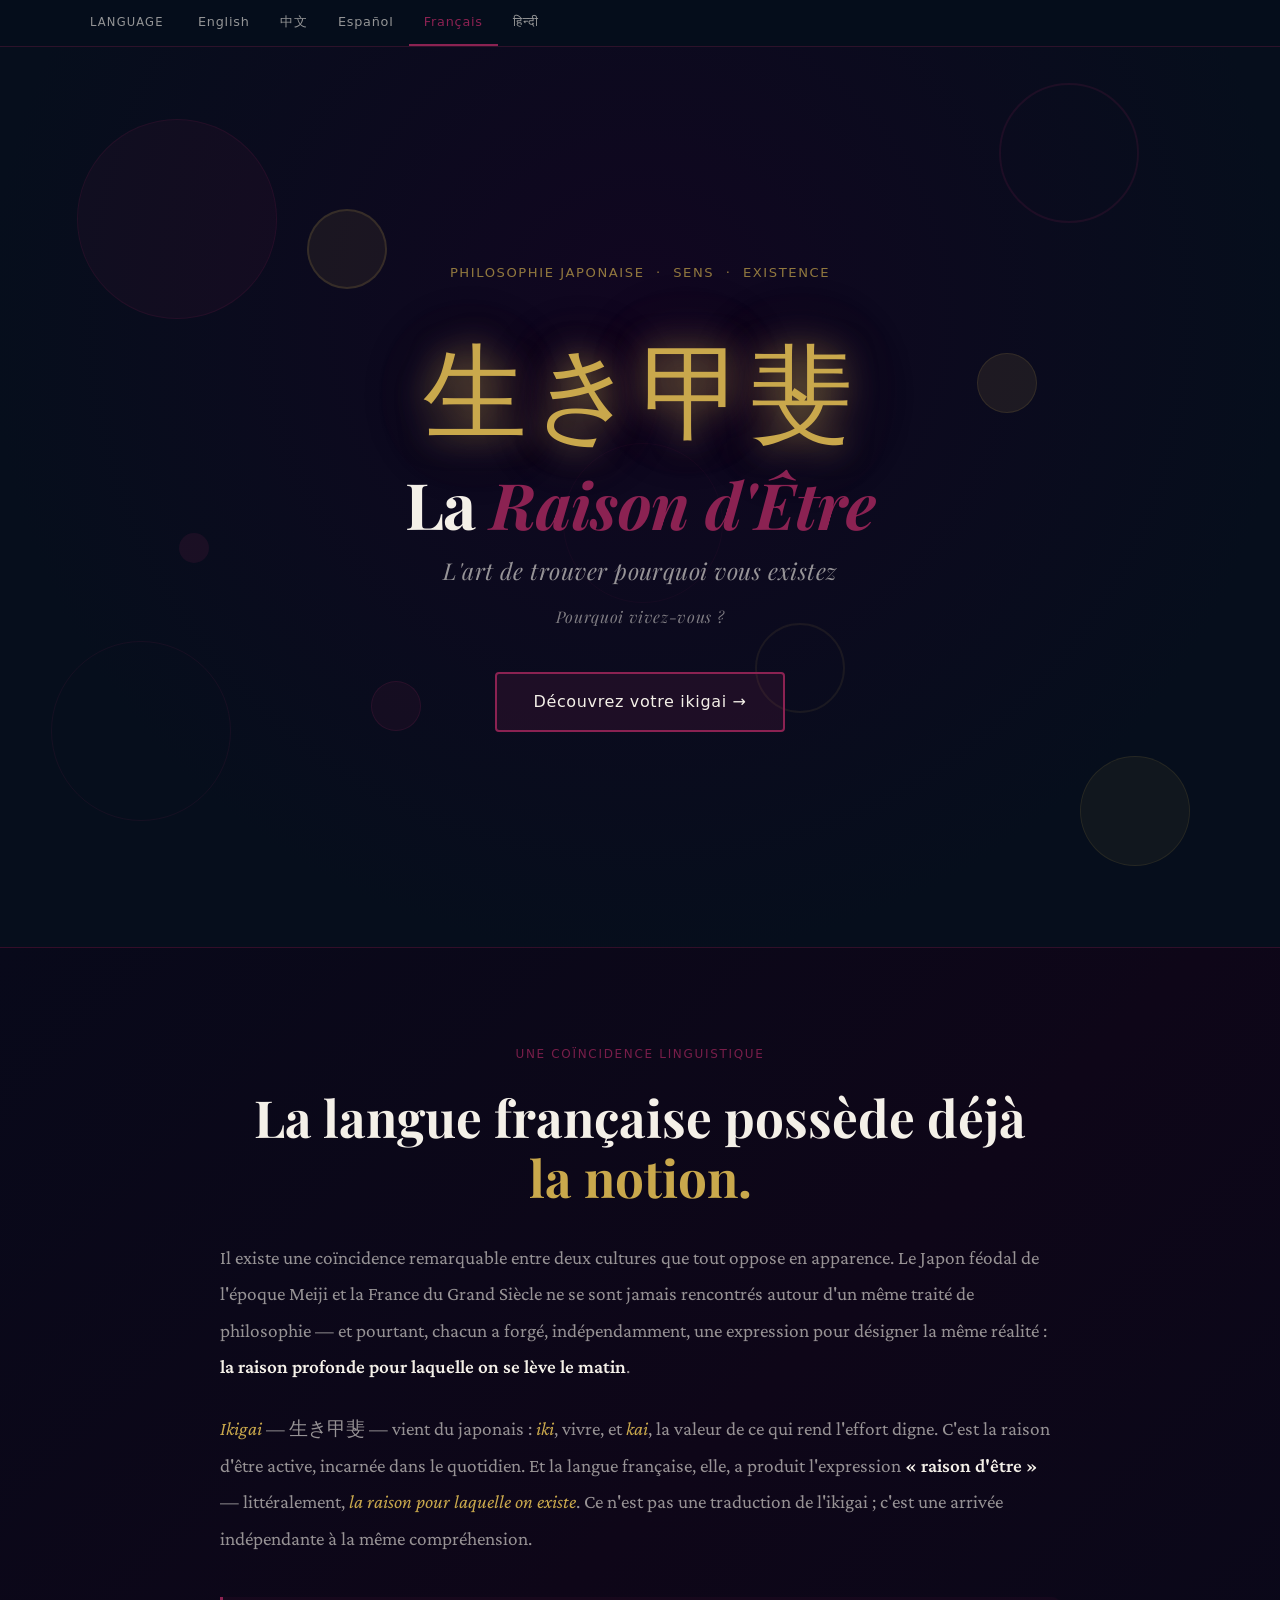
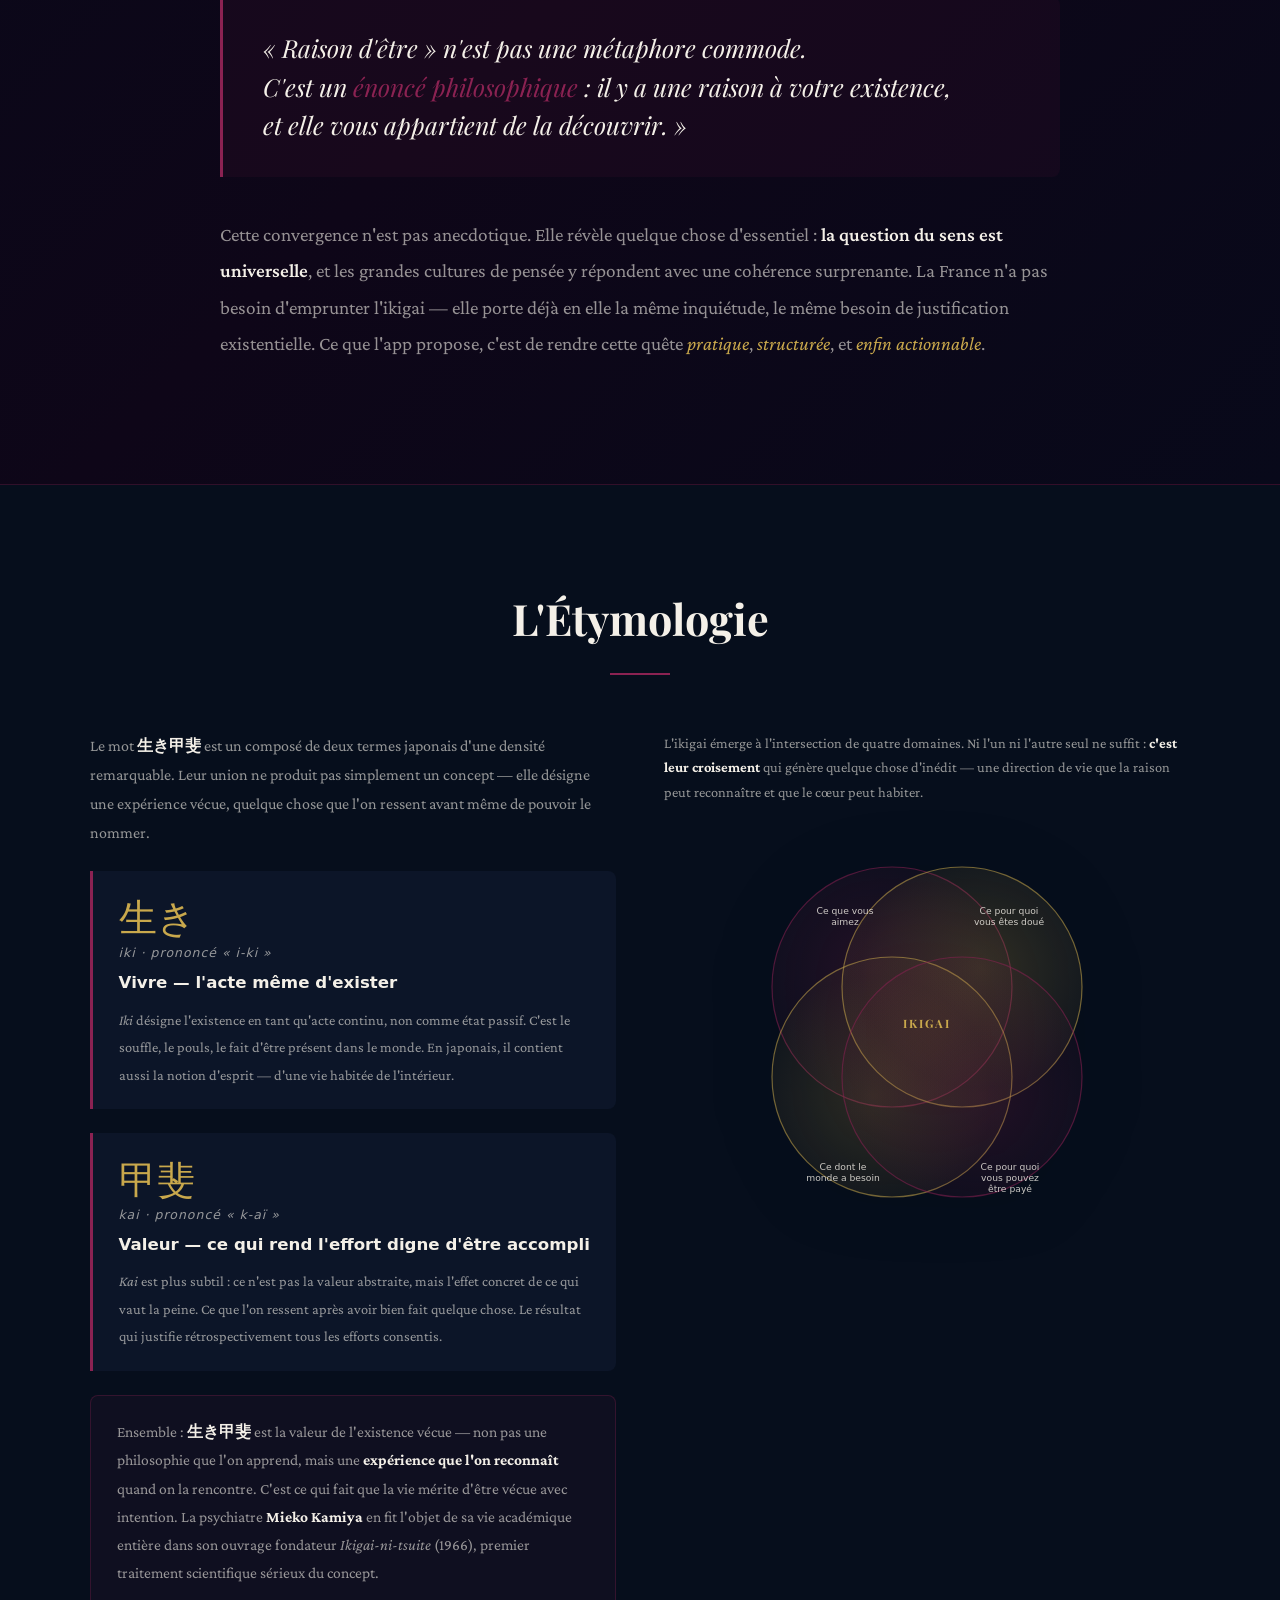
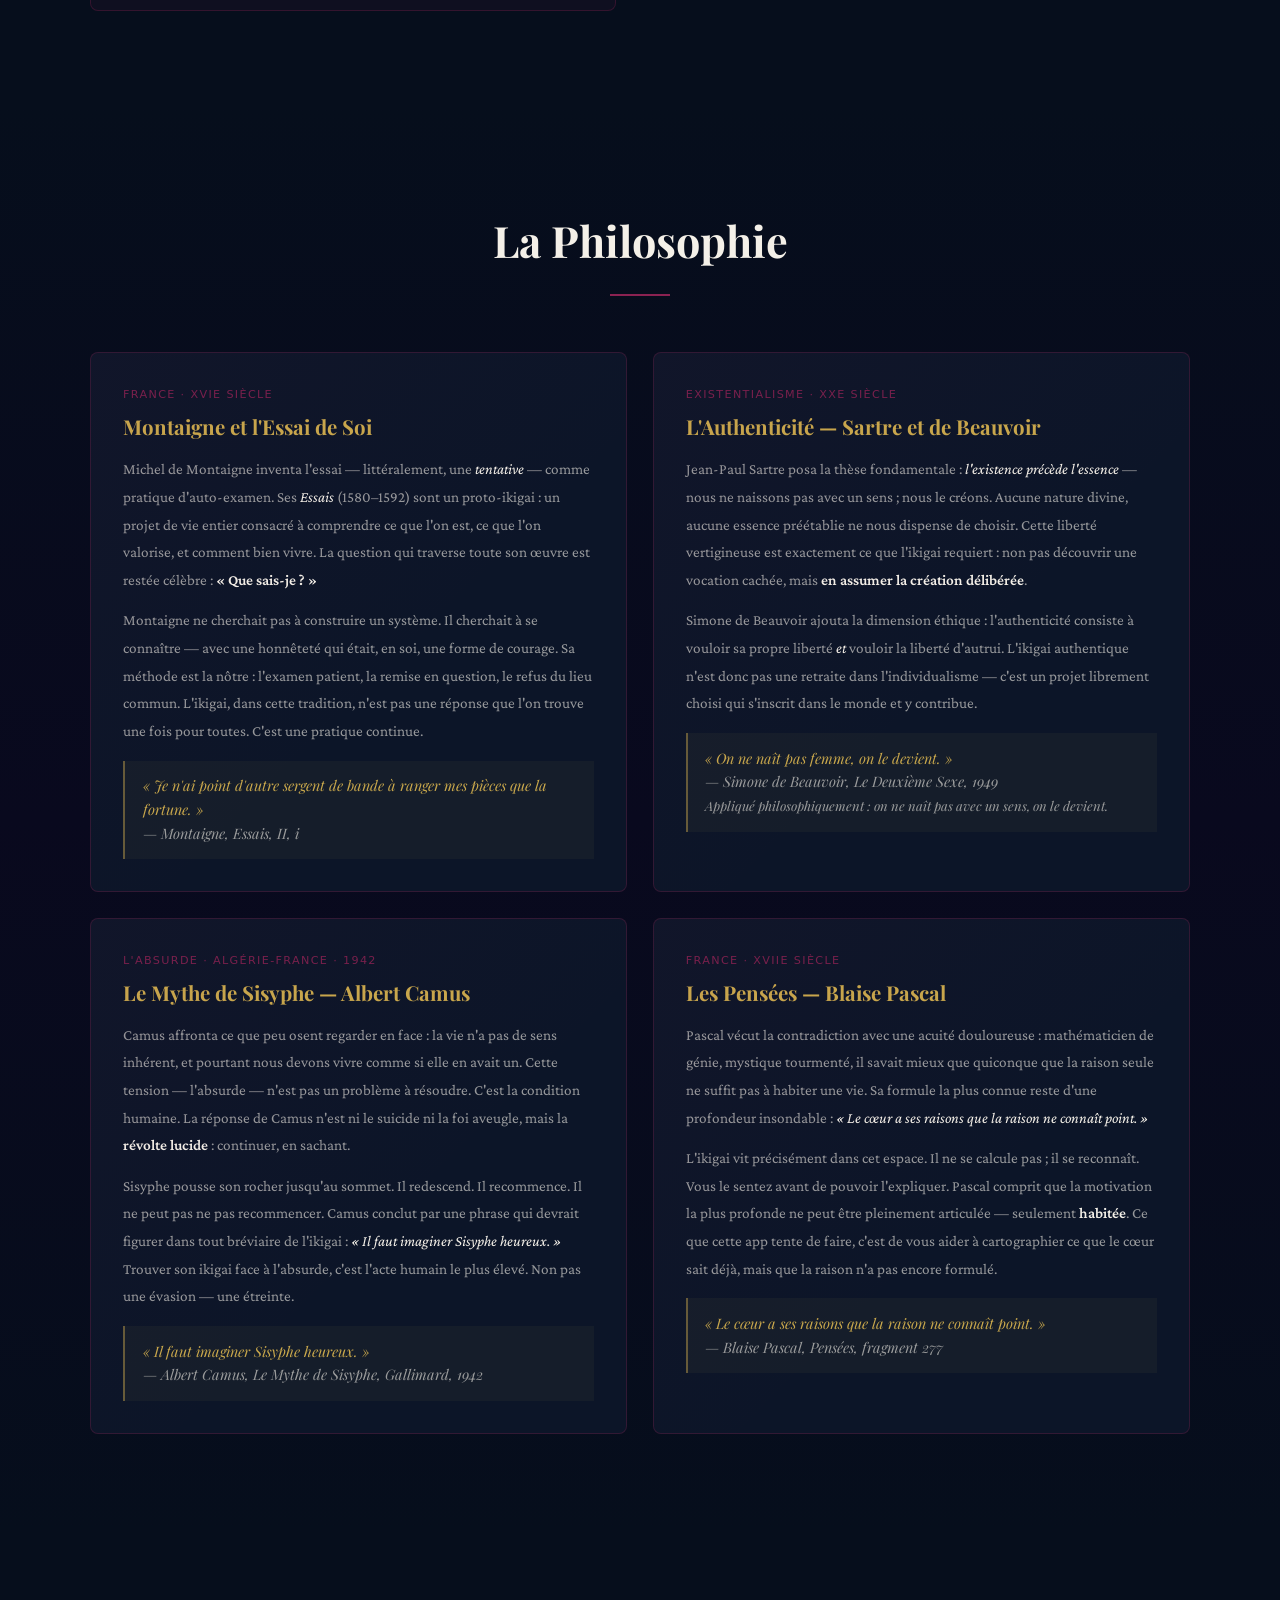
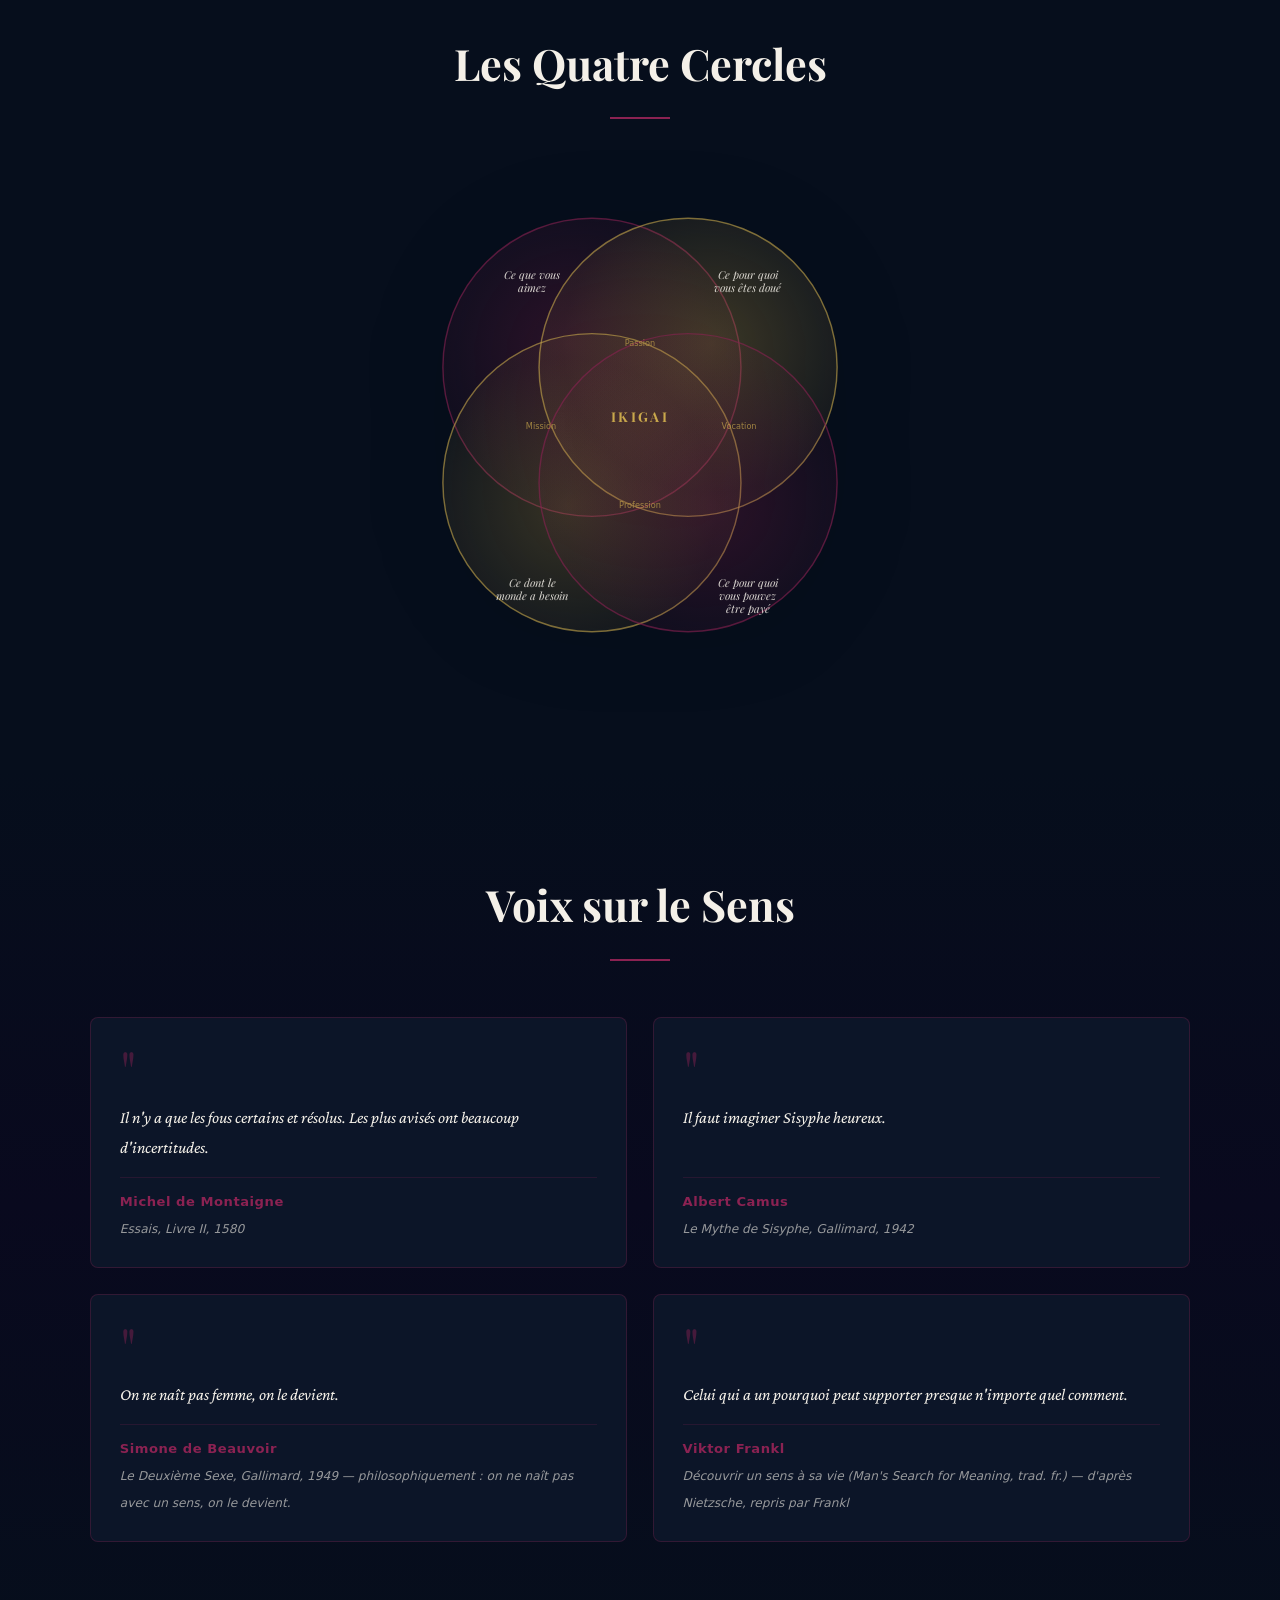
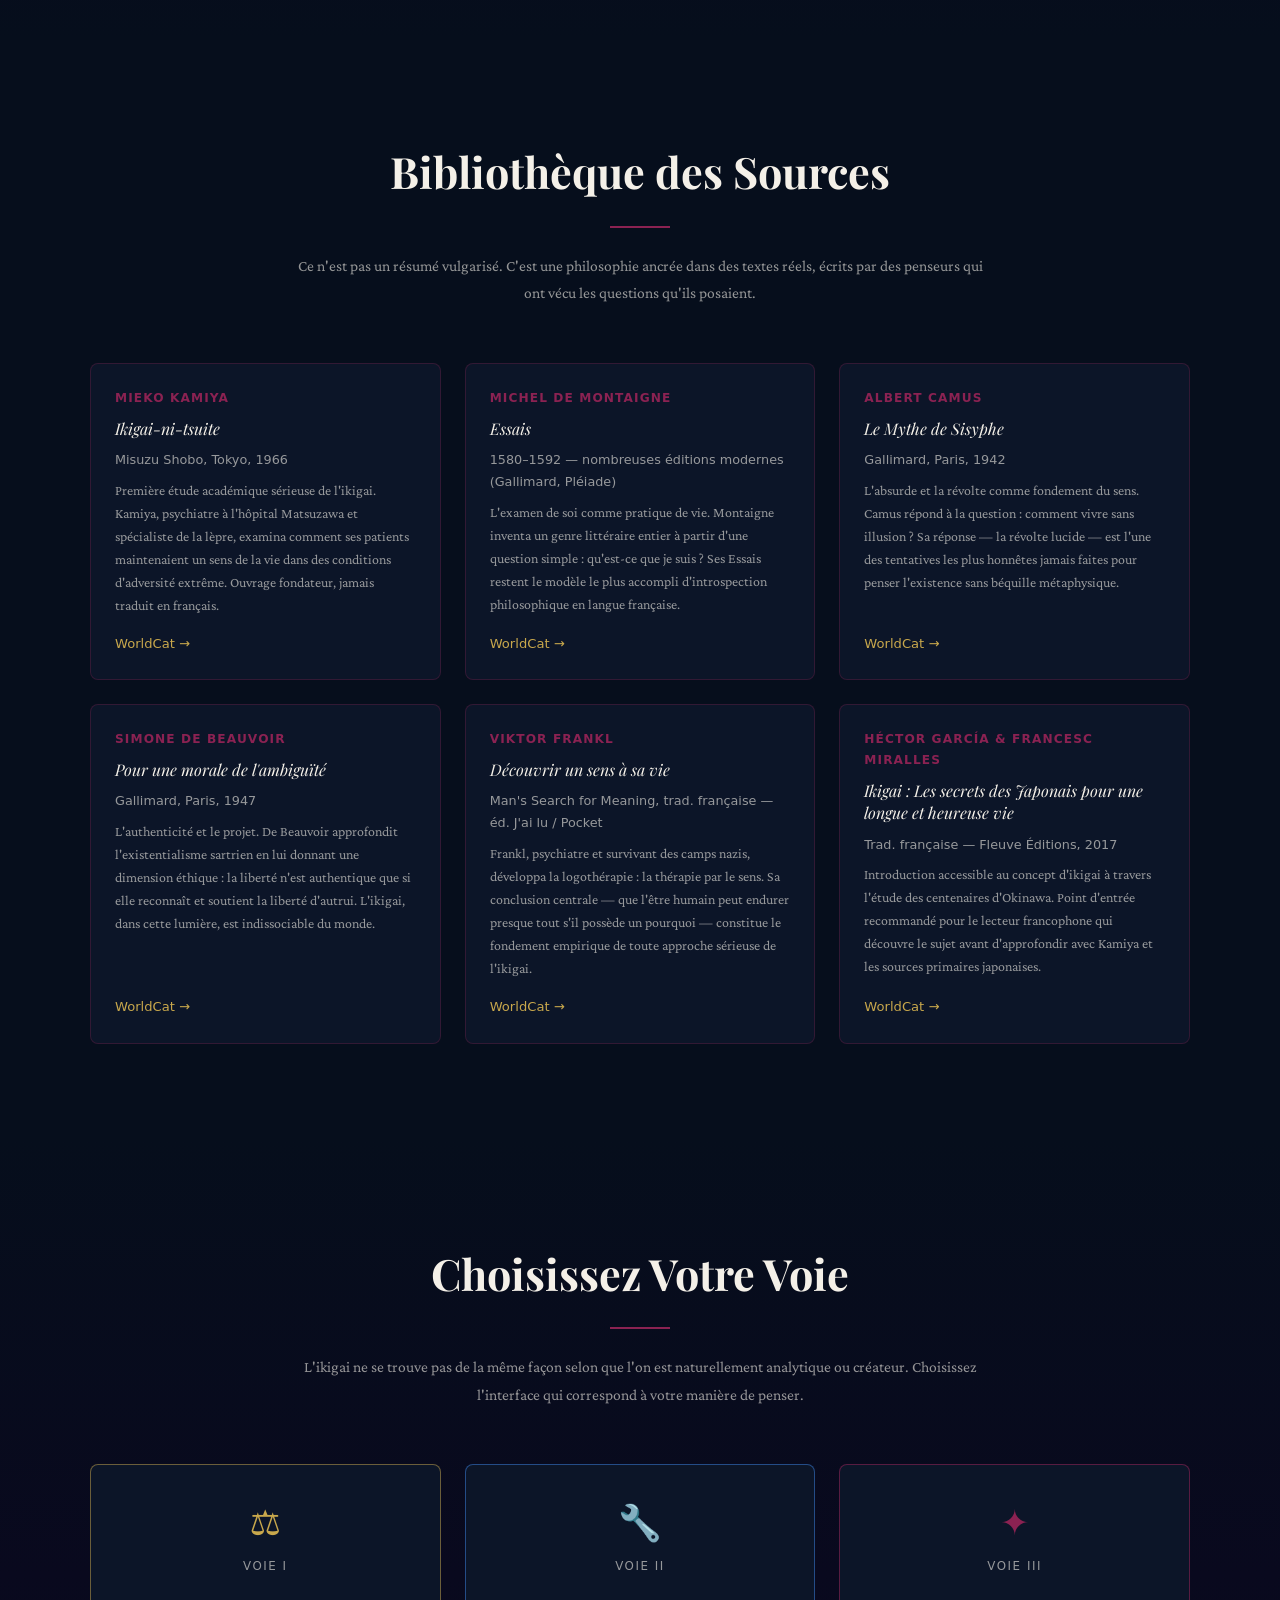
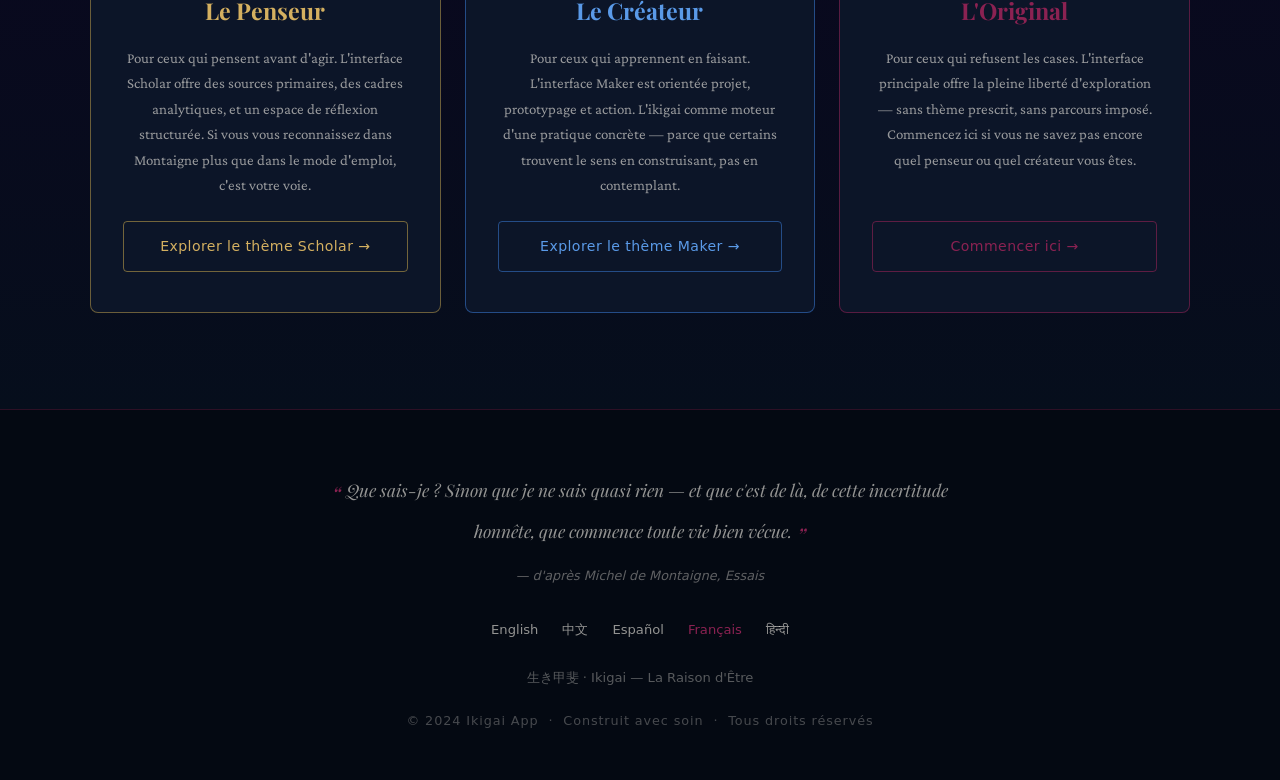
<file: ikigai-app/frontend/marketing-fr.html>
<!DOCTYPE html>
<html lang="fr">
<head>
  <meta charset="UTF-8" />
  <meta name="viewport" content="width=device-width, initial-scale=1.0" />
  <title>生き甲斐 · Ikigai — La Raison d'Être</title>
  <meta name="description" content="Ikigai : la philosophie japonaise du sens profond. Pour les esprits exigeants qui veulent comprendre le pourquoi qui sous-tend tout le reste." />
  <link rel="preconnect" href="https://fonts.googleapis.com" />
  <link rel="preconnect" href="https://fonts.gstatic.com" crossorigin />
  <link href="https://fonts.googleapis.com/css2?family=Playfair+Display:ital,wght@0,400;0,600;0,700;1,400;1,600&family=Crimson+Pro:ital,wght@0,400;0,600;1,400&display=swap" rel="stylesheet" />
  <style>
    :root {
      --bg:        #060e1c;
      --accent:    #8b2252;
      --gold:      #c9a84c;
      --text:      #f4f0e8;
      --muted:     rgba(244,240,232,0.60);
      --card-bg:   #0c1528;
      --border:    rgba(139,34,82,0.30);
      --serif:     'Playfair Display', Georgia, 'Times New Roman', serif;
      --serif2:    'Crimson Pro', Georgia, 'Times New Roman', serif;
      --sans:      system-ui, -apple-system, 'Segoe UI', sans-serif;
      --ease:      0.28s ease;
      --r:         8px;
      --max:       1100px;
    }

    *, *::before, *::after { box-sizing: border-box; margin: 0; padding: 0; }
    html { scroll-behavior: smooth; }
    body {
      background: var(--bg);
      color: var(--text);
      font-family: var(--sans);
      font-size: 16px;
      line-height: 1.72;
      overflow-x: hidden;
    }
    a { color: var(--gold); text-decoration: none; transition: color var(--ease), opacity var(--ease); }

    .container { max-width: var(--max); margin: 0 auto; width: 100%; }

    /* ── LANGUAGE NAV ───────────────────────────────── */
    .lang-nav {
      position: sticky;
      top: 0;
      z-index: 100;
      background: rgba(6,14,28,0.90);
      backdrop-filter: blur(14px);
      -webkit-backdrop-filter: blur(14px);
      border-bottom: 1px solid var(--border);
      padding: 0 2rem;
    }
    .lang-nav .container {
      display: flex;
      align-items: center;
      gap: 0;
      height: 46px;
    }
    .lang-nav-label {
      font-size: 0.72rem;
      letter-spacing: 0.1em;
      text-transform: uppercase;
      color: var(--muted);
      margin-right: 1.2rem;
    }
    .lang-link {
      display: inline-flex;
      align-items: center;
      height: 46px;
      padding: 0 0.95rem;
      font-size: 0.8rem;
      font-weight: 500;
      letter-spacing: 0.06em;
      color: var(--muted);
      border-bottom: 2px solid transparent;
      transition: color var(--ease), border-color var(--ease);
    }
    .lang-link:hover { color: var(--text); }
    .lang-link--active { color: var(--accent); border-bottom-color: var(--accent); }

    /* ── SECTION HEADING ────────────────────────────── */
    .section-heading {
      font-family: var(--serif);
      font-size: clamp(1.85rem, 4vw, 2.7rem);
      color: var(--text);
      text-align: center;
      margin-bottom: 3.5rem;
      position: relative;
      padding-bottom: 1.2rem;
    }
    .section-heading::after {
      content: '';
      display: block;
      position: absolute;
      bottom: 0; left: 50%;
      transform: translateX(-50%);
      width: 60px; height: 2px;
      background: var(--accent);
    }
    .section-heading .gold-bar::after { background: var(--gold); }

    /* ── HERO ───────────────────────────────────────── */
    .hero {
      position: relative;
      overflow: hidden;
      min-height: 100vh;
      display: flex;
      align-items: center;
      justify-content: center;
      text-align: center;
      padding: 4rem 2rem;
      background: radial-gradient(ellipse at 50% 30%, #110620 0%, var(--bg) 72%);
    }
    .hero-bg { position: absolute; inset: 0; z-index: 0; pointer-events: none; }
    .hero-circle { position: absolute; border-radius: 50%; }

    @keyframes floatUp    { 0%{transform:translateY(0)scale(1);opacity:.05}100%{transform:translateY(-65px)scale(1.07);opacity:.13} }
    @keyframes floatDrift { 0%{transform:translate(0,0)scale(1);opacity:.04}100%{transform:translate(35px,-55px)scale(1.09);opacity:.12} }
    @keyframes floatSway  { 0%{transform:translate(0,0)rotate(0);opacity:.07}100%{transform:translate(-42px,-38px)rotate(18deg);opacity:.14} }
    @keyframes floatPulse { 0%{transform:scale(1);opacity:.04}100%{transform:scale(1.14);opacity:.11} }

    /* Burgundy + gold circles for Parisian night atmosphere */
    .hero-circle:nth-child(1)  {width:200px;height:200px;top:8%;left:6%;background:rgba(139,34,82,.07);border:1px solid rgba(139,34,82,.14);animation:floatUp 22s ease-in-out infinite alternate}
    .hero-circle:nth-child(2)  {width:80px;height:80px;top:18%;left:24%;background:rgba(201,168,76,.08);border:2px solid rgba(201,168,76,.16);animation:floatDrift 18s ease-in-out infinite alternate;animation-delay:-3s}
    .hero-circle:nth-child(3)  {width:140px;height:140px;top:4%;right:11%;background:transparent;border:2px solid rgba(139,34,82,.16);animation:floatSway 28s ease-in-out infinite alternate;animation-delay:-8s}
    .hero-circle:nth-child(4)  {width:60px;height:60px;top:34%;right:19%;background:rgba(201,168,76,.10);border:1px solid rgba(201,168,76,.12);animation:floatPulse 15s ease-in-out infinite alternate;animation-delay:-2s}
    .hero-circle:nth-child(5)  {width:180px;height:180px;bottom:14%;left:4%;background:transparent;border:1px solid rgba(139,34,82,.12);animation:floatDrift 35s ease-in-out infinite alternate;animation-delay:-12s}
    .hero-circle:nth-child(6)  {width:50px;height:50px;bottom:24%;left:29%;background:rgba(139,34,82,.09);border:1px solid rgba(139,34,82,.18);animation:floatUp 20s ease-in-out infinite alternate;animation-delay:-5s}
    .hero-circle:nth-child(7)  {width:110px;height:110px;bottom:9%;right:7%;background:rgba(201,168,76,.06);border:1px solid rgba(201,168,76,.11);animation:floatSway 32s ease-in-out infinite alternate;animation-delay:-18s}
    .hero-circle:nth-child(8)  {width:30px;height:30px;top:54%;left:14%;background:rgba(139,34,82,.14);animation:floatPulse 17s ease-in-out infinite alternate;animation-delay:-7s}
    .hero-circle:nth-child(9)  {width:90px;height:90px;top:64%;right:34%;background:transparent;border:2px solid rgba(201,168,76,.09);animation:floatUp 25s ease-in-out infinite alternate;animation-delay:-10s}
    .hero-circle:nth-child(10) {width:160px;height:160px;top:44%;left:44%;background:transparent;border:1px solid rgba(139,34,82,.07);animation:floatDrift 40s ease-in-out infinite alternate;animation-delay:-20s}

    .hero-content { position: relative; z-index: 1; max-width: 800px; }
    .hero-kanji {
      font-family: var(--serif);
      font-size: clamp(3rem, 10vw, 6.5rem);
      color: var(--gold);
      text-shadow:
        0 0 30px rgba(201,168,76,.55),
        0 0 60px rgba(201,168,76,.28),
        0 0 100px rgba(139,34,82,.20),
        0 0 140px rgba(139,34,82,.10);
      letter-spacing: .04em;
      line-height: 1.15;
      margin-bottom: 1.4rem;
    }
    .hero-title {
      font-family: var(--serif);
      font-size: clamp(2rem, 5.5vw, 4rem);
      font-weight: 700;
      color: var(--text);
      line-height: 1.12;
      margin-bottom: 0.7rem;
      letter-spacing: -.01em;
    }
    .hero-title .raison {
      color: var(--accent);
      font-style: italic;
    }
    .hero-subtitle {
      font-family: var(--serif);
      font-style: italic;
      font-size: clamp(1.05rem, 2.5vw, 1.45rem);
      color: var(--muted);
      margin-bottom: 0.75rem;
      letter-spacing: .02em;
    }
    .hero-eyebrow {
      font-size: 0.82rem;
      letter-spacing: .12em;
      text-transform: uppercase;
      color: rgba(201,168,76,.70);
      margin-bottom: 2.6rem;
    }
    .btn-cta {
      display: inline-block;
      padding: .9rem 2.3rem;
      border: 2px solid var(--accent);
      border-radius: 4px;
      color: var(--text);
      font-family: var(--sans);
      font-size: 1rem;
      letter-spacing: .04em;
      background: rgba(139,34,82,.15);
      transition: background-color var(--ease), color var(--ease), box-shadow var(--ease), border-color var(--ease);
    }
    .btn-cta:hover {
      background: var(--accent);
      color: #f4f0e8;
      border-color: var(--accent);
      box-shadow: 0 0 32px rgba(139,34,82,.42);
    }

    /* ── COINCIDENCE SECTION ────────────────────────── */
    .section-coincidence {
      padding: 6rem 2rem;
      background: linear-gradient(135deg, #08091a 0%, #0e0618 50%, #08091a 100%);
      border-top: 1px solid var(--border);
      border-bottom: 1px solid var(--border);
    }
    .coincidence-inner { max-width: 840px; margin: 0 auto; }
    .coincidence-eyebrow {
      font-size: .75rem;
      letter-spacing: .14em;
      text-transform: uppercase;
      color: var(--accent);
      opacity: .85;
      margin-bottom: 1.4rem;
      text-align: center;
    }
    .coincidence-title {
      font-family: var(--serif);
      font-size: clamp(2rem, 5vw, 3.2rem);
      line-height: 1.18;
      color: var(--text);
      margin-bottom: 2rem;
      text-align: center;
    }
    .coincidence-title .highlight { color: var(--gold); }
    .coincidence-body {
      font-family: var(--serif2);
      font-size: clamp(1.05rem, 2vw, 1.2rem);
      color: var(--muted);
      line-height: 1.90;
      margin-bottom: 1.6rem;
    }
    .coincidence-body strong { color: var(--text); font-weight: 600; }
    .coincidence-body em { color: var(--gold); font-style: italic; }
    .coincidence-pull {
      margin: 2.5rem 0;
      padding: 2rem 2.5rem;
      border-left: 3px solid var(--accent);
      background: rgba(139,34,82,.08);
      border-radius: 0 var(--r) var(--r) 0;
    }
    .coincidence-pull p {
      font-family: var(--serif);
      font-style: italic;
      font-size: clamp(1.2rem, 2.5vw, 1.55rem);
      color: var(--text);
      line-height: 1.55;
    }
    .coincidence-pull p span { color: var(--accent); }

    /* ── ETYMOLOGY ──────────────────────────────────── */
    .section-etymology { padding: 6rem 2rem; background: var(--bg); }
    .etymology-grid { display: grid; grid-template-columns: 1fr 1fr; gap: 3rem; align-items: start; }
    .etymology-block { display: flex; flex-direction: column; gap: 1.5rem; }
    .etymology-intro { color: var(--muted); font-family: var(--serif2); font-size: 1rem; line-height: 1.82; }
    .etymology-intro strong { color: var(--text); }
    .kanji-card {
      background: var(--card-bg);
      border-left: 3px solid var(--accent);
      border-radius: 0 var(--r) var(--r) 0;
      padding: 1.3rem 1.6rem;
    }
    .kanji-char { font-family: var(--serif); font-size: 2.4rem; color: var(--gold); line-height: 1.2; display: block; margin-bottom: .25rem; }
    .kanji-reading { font-size: .78rem; color: var(--muted); font-style: italic; display: block; margin-bottom: .35rem; letter-spacing: .08em; }
    .kanji-meaning { font-size: 1.04rem; color: var(--text); font-weight: 600; display: block; margin-bottom: .5rem; }
    .kanji-note { font-family: var(--serif2); font-size: .9rem; color: var(--muted); line-height: 1.65; }
    .etymology-compound {
      background: rgba(139,34,82,.07);
      border: 1px solid var(--border);
      border-radius: var(--r);
      padding: 1.4rem 1.6rem;
    }
    .etymology-compound p { font-family: var(--serif2); font-size: .97rem; color: var(--muted); line-height: 1.82; }
    .etymology-compound strong { color: var(--text); }
    .etymology-right { display: flex; flex-direction: column; gap: 1.4rem; }
    .venn-caption { font-size: .9rem; color: var(--muted); line-height: 1.72; font-family: var(--serif2); }
    .venn-caption strong { color: var(--text); }
    .venn-wrapper { display: flex; justify-content: center; margin-top: .3rem; }
    .venn-wrapper svg { max-width: 400px; width: 100%; height: auto; filter: drop-shadow(0 4px 30px rgba(0,0,0,.50)); }

    /* ── PHILOSOPHY CARDS ───────────────────────────── */
    .section-philosophy {
      padding: 6rem 2rem;
      background: linear-gradient(180deg, #060e1c 0%, #09091e 50%, #060e1c 100%);
    }
    .philosophy-grid { display: grid; grid-template-columns: repeat(2, 1fr); gap: 1.6rem; }
    .card {
      background: var(--card-bg);
      border: 1px solid var(--border);
      border-radius: var(--r);
      padding: 2rem;
      transition: transform var(--ease), box-shadow var(--ease), border-color var(--ease);
      position: relative;
      overflow: hidden;
    }
    .card::before {
      content: '';
      position: absolute;
      inset: 0;
      background: linear-gradient(135deg, rgba(139,34,82,.04) 0%, transparent 60%);
      pointer-events: none;
    }
    .card:hover {
      transform: translateY(-4px);
      box-shadow: 0 8px 36px rgba(139,34,82,.18), 0 2px 10px rgba(0,0,0,.50);
      border-color: rgba(139,34,82,.60);
    }
    .card-eyebrow { font-size: .7rem; letter-spacing: .12em; text-transform: uppercase; color: var(--accent); opacity: .85; margin-bottom: .6rem; }
    .card-title { font-family: var(--serif); font-size: 1.28rem; color: var(--gold); margin-bottom: .9rem; line-height: 1.3; }
    .card-body { font-family: var(--serif2); font-size: .95rem; color: var(--muted); line-height: 1.82; }
    .card-body em { color: var(--text); font-style: italic; }
    .card-body strong { color: var(--text); font-weight: 600; }
    .card-quote {
      margin-top: 1rem;
      padding: .85rem 1.1rem;
      border-left: 2px solid rgba(201,168,76,.45);
      background: rgba(201,168,76,.05);
      font-family: var(--serif);
      font-style: italic;
      font-size: .9rem;
      color: var(--muted);
      line-height: 1.65;
    }
    .card-quote span { color: var(--gold); }

    /* ── VENN DIAGRAM (SECTION) ─────────────────────── */
    .section-venn { padding: 6rem 2rem; background: var(--bg); }
    .venn-section-wrapper { display: flex; justify-content: center; }
    .venn-section-wrapper svg { max-width: 500px; width: 100%; height: auto; filter: drop-shadow(0 6px 36px rgba(0,0,0,.55)); }

    /* ── QUOTES WALL ────────────────────────────────── */
    .section-quotes {
      padding: 6rem 2rem;
      background: linear-gradient(180deg, #060e1c 0%, #09091e 50%, #060e1c 100%);
    }
    .quotes-grid {
      display: grid;
      grid-template-columns: repeat(2, 1fr);
      gap: 1.6rem;
    }
    .quote-card {
      background: var(--card-bg);
      border: 1px solid var(--border);
      border-radius: var(--r);
      padding: 2rem 1.8rem 1.6rem;
      display: flex;
      flex-direction: column;
      gap: .9rem;
      transition: transform var(--ease), box-shadow var(--ease);
    }
    .quote-card:hover {
      transform: translateY(-4px);
      box-shadow: 0 8px 32px rgba(139,34,82,.16);
    }
    .quote-mark {
      font-family: var(--serif);
      font-size: 3.5rem;
      color: var(--accent);
      opacity: .45;
      line-height: .7;
      user-select: none;
    }
    .quote-text {
      font-family: var(--serif2);
      font-style: italic;
      font-size: 1.05rem;
      color: var(--text);
      line-height: 1.78;
      flex: 1;
    }
    .quote-attribution {
      border-top: 1px solid rgba(139,34,82,.22);
      padding-top: .8rem;
    }
    .quote-author {
      font-size: .82rem;
      font-weight: 600;
      letter-spacing: .04em;
      color: var(--accent);
      display: block;
    }
    .quote-source {
      font-size: .76rem;
      color: var(--muted);
      font-style: italic;
    }

    /* ── SOURCE LIBRARY ─────────────────────────────── */
    .section-sources { padding: 6rem 2rem; background: var(--bg); }
    .sources-intro {
      max-width: 700px;
      margin: -2rem auto 3.5rem;
      text-align: center;
      font-family: var(--serif2);
      font-size: .97rem;
      color: var(--muted);
      line-height: 1.78;
    }
    .sources-grid { display: grid; grid-template-columns: repeat(auto-fill, minmax(290px, 1fr)); gap: 1.5rem; }
    .source-card {
      background: var(--card-bg);
      border: 1px solid var(--border);
      border-radius: var(--r);
      padding: 1.5rem;
      transition: transform var(--ease), box-shadow var(--ease), border-color var(--ease);
      display: flex;
      flex-direction: column;
      gap: .55rem;
    }
    .source-card:hover {
      transform: translateY(-4px);
      box-shadow: 0 8px 32px rgba(139,34,82,.16), 0 2px 8px rgba(0,0,0,.45);
      border-color: rgba(139,34,82,.55);
    }
    .source-author { font-size: .76rem; text-transform: uppercase; letter-spacing: .09em; color: var(--accent); font-weight: 600; }
    .source-title { font-family: var(--serif); font-style: italic; font-size: 1rem; color: var(--text); line-height: 1.4; }
    .source-publisher { font-size: .8rem; color: var(--muted); }
    .source-note { font-family: var(--serif2); font-size: .87rem; color: var(--muted); line-height: 1.65; flex: 1; }
    .source-link { font-size: .82rem; color: var(--gold); margin-top: .4rem; display: inline-block; transition: opacity var(--ease); }
    .source-link:hover { opacity: .7; }

    /* ── PATHS ──────────────────────────────────────── */
    .section-paths {
      padding: 6rem 2rem;
      background: linear-gradient(180deg, #060e1c 0%, #09091e 50%, #060e1c 100%);
    }
    .paths-intro {
      max-width: 680px;
      margin: -2rem auto 3.5rem;
      text-align: center;
      font-family: var(--serif2);
      font-size: .97rem;
      color: var(--muted);
      line-height: 1.78;
    }
    .paths-grid { display: grid; grid-template-columns: repeat(3, 1fr); gap: 1.5rem; }
    .path-card {
      border-radius: var(--r);
      padding: 2.5rem 2rem;
      background: var(--card-bg);
      border: 1px solid var(--border);
      transition: transform var(--ease), box-shadow var(--ease);
      display: flex;
      flex-direction: column;
      gap: .9rem;
      text-align: center;
    }
    .path-card:hover { transform: translateY(-5px); }
    .path-card--penseur  { border-color: rgba(201,168,76,.50); }
    .path-card--createur { border-color: rgba(58,123,213,.55); }
    .path-card--original { border-color: rgba(139,34,82,.60); }
    .path-card--penseur:hover  { box-shadow: 0 10px 40px rgba(201,168,76,.20); }
    .path-card--createur:hover { box-shadow: 0 10px 40px rgba(58,123,213,.22); }
    .path-card--original:hover { box-shadow: 0 10px 40px rgba(139,34,82,.25); }
    .path-icon { font-size: 2.2rem; line-height: 1; margin-bottom: .1rem; }
    .path-label { font-size: .74rem; text-transform: uppercase; letter-spacing: .13em; color: var(--muted); }
    .path-title { font-family: var(--serif); font-size: 1.45rem; }
    .path-title--penseur  { color: #d4b060; }
    .path-title--createur { color: #5a9ae8; }
    .path-title--original { color: var(--accent); }
    .path-description { font-family: var(--serif2); font-size: .93rem; color: var(--muted); line-height: 1.72; flex: 1; }
    .btn-path {
      display: inline-block;
      margin-top: .5rem;
      padding: .75rem 1.4rem;
      border-radius: 4px;
      font-size: .88rem;
      letter-spacing: .03em;
      transition: background-color var(--ease), color var(--ease), box-shadow var(--ease);
    }
    .btn-path--penseur  { border: 1px solid rgba(201,168,76,.55); color: #d4b060; }
    .btn-path--penseur:hover  { background: rgba(201,168,76,.12); }
    .btn-path--createur { border: 1px solid rgba(58,123,213,.55); color: #5a9ae8; }
    .btn-path--createur:hover { background: rgba(58,123,213,.12); }
    .btn-path--original { border: 1px solid rgba(139,34,82,.65); color: var(--accent); }
    .btn-path--original:hover { background: rgba(139,34,82,.14); }

    /* ── FOOTER ─────────────────────────────────────── */
    .footer {
      padding: 4rem 2rem 3rem;
      background: #040912;
      text-align: center;
      border-top: 1px solid var(--border);
    }
    .footer-quote {
      font-family: var(--serif);
      font-style: italic;
      font-size: 1.08rem;
      color: var(--muted);
      max-width: 660px;
      margin: 0 auto 0.5rem;
      line-height: 1.85;
    }
    .footer-quote::before { content: '\201C'; color: var(--accent); font-size: 1.3em; vertical-align: -.25em; margin-right: .05em; }
    .footer-quote::after  { content: '\201D'; color: var(--accent); font-size: 1.3em; vertical-align: -.25em; margin-left: .05em; }
    .footer-quote-attr {
      font-size: .8rem;
      color: rgba(244,240,232,.38);
      margin-bottom: 2rem;
      font-style: italic;
    }
    .footer-lang-links { display: flex; justify-content: center; gap: 1.5rem; margin-bottom: 1.6rem; flex-wrap: wrap; }
    .footer-lang-link { font-size: .82rem; color: var(--muted); transition: color var(--ease); }
    .footer-lang-link:hover { color: var(--gold); }
    .footer-lang-link--active { color: var(--accent); }
    .footer-note { font-size: .82rem; color: rgba(244,240,232,.35); margin-bottom: 1.3rem; }
    .footer-copyright { font-size: .8rem; color: rgba(244,240,232,.28); letter-spacing: .07em; }

    /* ── RESPONSIVE ─────────────────────────────────── */
    @media (max-width: 900px) {
      .philosophy-grid { grid-template-columns: 1fr; }
      .quotes-grid { grid-template-columns: 1fr; }
    }
    @media (max-width: 768px) {
      .etymology-grid  { grid-template-columns: 1fr; gap: 2.5rem; }
      .paths-grid      { grid-template-columns: 1fr; }
      .sources-grid    { grid-template-columns: 1fr; }
      .section-coincidence, .section-etymology, .section-philosophy,
      .section-sources, .section-paths, .section-quotes,
      .section-venn { padding: 4rem 1.4rem; }
      .hero-circle:nth-child(n+9) { display: none; }
    }
    @media (max-width: 520px) {
      .card, .path-card, .source-card, .quote-card { padding: 1.4rem 1.2rem; }
      .coincidence-pull { padding: 1.4rem 1.4rem; }
    }
  </style>
</head>
<body>

  <!-- LANGUAGE NAV -->
  <nav class="lang-nav" aria-label="Sélecteur de langue">
    <div class="container">
      <span class="lang-nav-label">Language</span>
      <a href="marketing.html"    class="lang-link" lang="en">English</a>
      <a href="marketing-zh.html" class="lang-link" lang="zh">中文</a>
      <a href="marketing-es.html" class="lang-link" lang="es">Español</a>
      <a href="marketing-fr.html" class="lang-link lang-link--active" lang="fr">Français</a>
      <a href="marketing-hi.html" class="lang-link" lang="hi">हिन्दी</a>
    </div>
  </nav>

  <!-- HERO -->
  <section class="hero">
    <div class="hero-bg" aria-hidden="true">
      <div class="hero-circle"></div><div class="hero-circle"></div>
      <div class="hero-circle"></div><div class="hero-circle"></div>
      <div class="hero-circle"></div><div class="hero-circle"></div>
      <div class="hero-circle"></div><div class="hero-circle"></div>
      <div class="hero-circle"></div><div class="hero-circle"></div>
    </div>
    <div class="hero-content">
      <p class="hero-eyebrow">Philosophie japonaise &nbsp;·&nbsp; Sens &nbsp;·&nbsp; Existence</p>
      <div class="hero-kanji">生き甲斐</div>
      <h1 class="hero-title">La <span class="raison">Raison d'Être</span></h1>
      <p class="hero-subtitle">L'art de trouver pourquoi vous existez</p>
      <p class="hero-eyebrow" style="margin-bottom:2.6rem;font-size:1rem;text-transform:none;letter-spacing:.04em;color:rgba(244,240,232,.50);font-family:'Playfair Display',Georgia,serif;font-style:italic;">Pourquoi vivez-vous&nbsp;?</p>
      <a href="index.html" class="btn-cta">Découvrez votre ikigai →</a>
    </div>
  </section>


  <!-- UNE COÏNCIDENCE LINGUISTIQUE -->
  <section class="section-coincidence">
    <div class="container">
      <div class="coincidence-inner">
        <p class="coincidence-eyebrow">Une coïncidence linguistique</p>
        <h2 class="coincidence-title">La langue française possède déjà<br><span class="highlight">la notion.</span></h2>
        <p class="coincidence-body">
          Il existe une coïncidence remarquable entre deux cultures que tout oppose en apparence. Le Japon féodal de l'époque Meiji et la France du Grand Siècle ne se sont jamais rencontrés autour d'un même traité de philosophie — et pourtant, chacun a forgé, indépendamment, une expression pour désigner la même réalité : <strong>la raison profonde pour laquelle on se lève le matin</strong>.
        </p>
        <p class="coincidence-body">
          <em>Ikigai</em> — 生き甲斐 — vient du japonais : <em>iki</em>, vivre, et <em>kai</em>, la valeur de ce qui rend l'effort digne. C'est la raison d'être active, incarnée dans le quotidien. Et la langue française, elle, a produit l'expression <strong>«&nbsp;raison d'être&nbsp;»</strong> — littéralement, <em>la raison pour laquelle on existe</em>. Ce n'est pas une traduction de l'ikigai ; c'est une arrivée indépendante à la même compréhension.
        </p>
        <div class="coincidence-pull">
          <p>«&nbsp;Raison d'être&nbsp;» n'est pas une métaphore commode.<br>
          C'est un <span>énoncé philosophique</span> : il y a une raison à votre existence,<br>
          et elle vous appartient de la découvrir.&nbsp;»</p>
        </div>
        <p class="coincidence-body">
          Cette convergence n'est pas anecdotique. Elle révèle quelque chose d'essentiel : <strong>la question du sens est universelle</strong>, et les grandes cultures de pensée y répondent avec une cohérence surprenante. La France n'a pas besoin d'emprunter l'ikigai — elle porte déjà en elle la même inquiétude, le même besoin de justification existentielle. Ce que l'app propose, c'est de rendre cette quête <em>pratique</em>, <em>structurée</em>, et <em>enfin actionnable</em>.
        </p>
      </div>
    </div>
  </section>


  <!-- L'ÉTYMOLOGIE -->
  <section class="section-etymology">
    <div class="container">
      <h2 class="section-heading">L'Étymologie</h2>
      <div class="etymology-grid">
        <div class="etymology-block">
          <p class="etymology-intro">
            Le mot <strong>生き甲斐</strong> est un composé de deux termes japonais d'une densité remarquable.
            Leur union ne produit pas simplement un concept — elle désigne une expérience vécue,
            quelque chose que l'on ressent avant même de pouvoir le nommer.
          </p>

          <div class="kanji-card">
            <span class="kanji-char">生き</span>
            <span class="kanji-reading">iki · prononcé « i-ki »</span>
            <span class="kanji-meaning">Vivre — l'acte même d'exister</span>
            <span class="kanji-note">
              <em>Iki</em> désigne l'existence en tant qu'acte continu, non comme état passif.
              C'est le souffle, le pouls, le fait d'être présent dans le monde.
              En japonais, il contient aussi la notion d'esprit — d'une vie habitée de l'intérieur.
            </span>
          </div>

          <div class="kanji-card">
            <span class="kanji-char">甲斐</span>
            <span class="kanji-reading">kai · prononcé « k-aï »</span>
            <span class="kanji-meaning">Valeur — ce qui rend l'effort digne d'être accompli</span>
            <span class="kanji-note">
              <em>Kai</em> est plus subtil : ce n'est pas la valeur abstraite, mais l'effet concret
              de ce qui vaut la peine. Ce que l'on ressent après avoir bien fait quelque chose.
              Le résultat qui justifie rétrospectivement tous les efforts consentis.
            </span>
          </div>

          <div class="etymology-compound">
            <p>
              Ensemble : <strong>生き甲斐</strong> est la valeur de l'existence vécue —
              non pas une philosophie que l'on apprend, mais une <strong>expérience que l'on reconnaît</strong>
              quand on la rencontre. C'est ce qui fait que la vie mérite d'être vécue avec intention.
              La psychiatre <strong>Mieko Kamiya</strong> en fit l'objet de sa vie académique entière
              dans son ouvrage fondateur <em>Ikigai-ni-tsuite</em> (1966),
              premier traitement scientifique sérieux du concept.
            </p>
          </div>
        </div>

        <div class="etymology-right">
          <p class="venn-caption">
            L'ikigai émerge à l'intersection de quatre domaines. Ni l'un ni l'autre seul ne suffit :
            <strong>c'est leur croisement</strong> qui génère quelque chose d'inédit —
            une direction de vie que la raison peut reconnaître et que le cœur peut habiter.
          </p>
          <div class="venn-wrapper">
            <!-- Venn Diagram SVG — French labels -->
            <svg viewBox="0 0 400 400" xmlns="http://www.w3.org/2000/svg" role="img" aria-label="Diagramme Ikigai en quatre cercles">
              <defs>
                <radialGradient id="gradAimez" cx="42%" cy="42%">
                  <stop offset="0%" stop-color="#8b2252" stop-opacity="0.22"/>
                  <stop offset="100%" stop-color="#8b2252" stop-opacity="0.06"/>
                </radialGradient>
                <radialGradient id="gradDoue" cx="58%" cy="42%">
                  <stop offset="0%" stop-color="#c9a84c" stop-opacity="0.22"/>
                  <stop offset="100%" stop-color="#c9a84c" stop-opacity="0.06"/>
                </radialGradient>
                <radialGradient id="gradMonde" cx="42%" cy="58%">
                  <stop offset="0%" stop-color="#c9a84c" stop-opacity="0.20"/>
                  <stop offset="100%" stop-color="#c9a84c" stop-opacity="0.05"/>
                </radialGradient>
                <radialGradient id="gradPaye" cx="58%" cy="58%">
                  <stop offset="0%" stop-color="#8b2252" stop-opacity="0.22"/>
                  <stop offset="100%" stop-color="#8b2252" stop-opacity="0.06"/>
                </radialGradient>
              </defs>

              <!-- Four overlapping circles -->
              <circle cx="165" cy="155" r="120" fill="url(#gradAimez)" stroke="#8b2252" stroke-width="1.2" stroke-opacity="0.55"/>
              <circle cx="235" cy="155" r="120" fill="url(#gradDoue)"  stroke="#c9a84c" stroke-width="1.2" stroke-opacity="0.55"/>
              <circle cx="165" cy="245" r="120" fill="url(#gradMonde)" stroke="#c9a84c" stroke-width="1.2" stroke-opacity="0.55"/>
              <circle cx="235" cy="245" r="120" fill="url(#gradPaye)"  stroke="#8b2252" stroke-width="1.2" stroke-opacity="0.55"/>

              <!-- Center label -->
              <text x="200" y="196" text-anchor="middle" font-family="'Playfair Display', Georgia, serif" font-size="11.5" fill="#c9a84c" font-weight="700" letter-spacing="2">IKIGAI</text>

              <!-- Outer labels -->
              <text x="118" y="82" text-anchor="middle" font-family="system-ui, sans-serif" font-size="9.2" fill="#f4f0e8" opacity="0.82">Ce que vous</text>
              <text x="118" y="93" text-anchor="middle" font-family="system-ui, sans-serif" font-size="9.2" fill="#f4f0e8" opacity="0.82">aimez</text>

              <text x="282" y="82" text-anchor="middle" font-family="system-ui, sans-serif" font-size="9.2" fill="#f4f0e8" opacity="0.82">Ce pour quoi</text>
              <text x="282" y="93" text-anchor="middle" font-family="system-ui, sans-serif" font-size="9.2" fill="#f4f0e8" opacity="0.82">vous êtes doué</text>

              <text x="116" y="338" text-anchor="middle" font-family="system-ui, sans-serif" font-size="9.2" fill="#f4f0e8" opacity="0.82">Ce dont le</text>
              <text x="116" y="349" text-anchor="middle" font-family="system-ui, sans-serif" font-size="9.2" fill="#f4f0e8" opacity="0.82">monde a besoin</text>

              <text x="283" y="338" text-anchor="middle" font-family="system-ui, sans-serif" font-size="9.2" fill="#f4f0e8" opacity="0.82">Ce pour quoi</text>
              <text x="283" y="349" text-anchor="middle" font-family="system-ui, sans-serif" font-size="9.2" fill="#f4f0e8" opacity="0.82">vous pouvez</text>
              <text x="283" y="360" text-anchor="middle" font-family="system-ui, sans-serif" font-size="9.2" fill="#f4f0e8" opacity="0.82">être payé</text>
            </svg>
          </div>
        </div>
      </div>
    </div>
  </section>


  <!-- LA PHILOSOPHIE -->
  <section class="section-philosophy">
    <div class="container">
      <h2 class="section-heading">La Philosophie</h2>
      <div class="philosophy-grid">

        <!-- Montaigne -->
        <div class="card">
          <p class="card-eyebrow">France · XVIe siècle</p>
          <h3 class="card-title">Montaigne et l'Essai de Soi</h3>
          <p class="card-body">
            Michel de Montaigne inventa l'essai — littéralement, une <em>tentative</em> — comme pratique d'auto-examen. Ses <em>Essais</em> (1580–1592) sont un proto-ikigai : un projet de vie entier consacré à comprendre ce que l'on est, ce que l'on valorise, et comment bien vivre. La question qui traverse toute son œuvre est restée célèbre : <strong>« Que sais-je ? »</strong>
          </p>
          <p class="card-body" style="margin-top:.8rem;">
            Montaigne ne cherchait pas à construire un système. Il cherchait à se connaître — avec une honnêteté qui était, en soi, une forme de courage. Sa méthode est la nôtre : l'examen patient, la remise en question, le refus du lieu commun. L'ikigai, dans cette tradition, n'est pas une réponse que l'on trouve une fois pour toutes. C'est une pratique continue.
          </p>
          <div class="card-quote"><span>« Je n'ai point d'autre sergent de bande à ranger mes pièces que la fortune. »</span><br>— Montaigne, Essais, II, i</div>
        </div>

        <!-- Sartre / De Beauvoir -->
        <div class="card">
          <p class="card-eyebrow">Existentialisme · XXe siècle</p>
          <h3 class="card-title">L'Authenticité — Sartre et de Beauvoir</h3>
          <p class="card-body">
            Jean-Paul Sartre posa la thèse fondamentale : <em>l'existence précède l'essence</em> — nous ne naissons pas avec un sens ; nous le créons. Aucune nature divine, aucune essence préétablie ne nous dispense de choisir. Cette liberté vertigineuse est exactement ce que l'ikigai requiert : non pas découvrir une vocation cachée, mais <strong>en assumer la création délibérée</strong>.
          </p>
          <p class="card-body" style="margin-top:.8rem;">
            Simone de Beauvoir ajouta la dimension éthique : l'authenticité consiste à vouloir sa propre liberté <em>et</em> vouloir la liberté d'autrui. L'ikigai authentique n'est donc pas une retraite dans l'individualisme — c'est un projet librement choisi qui s'inscrit dans le monde et y contribue.
          </p>
          <div class="card-quote"><span>« On ne naît pas femme, on le devient. »</span><br>— Simone de Beauvoir, <em>Le Deuxième Sexe</em>, 1949<br><span style="color:var(--muted);font-size:.82rem;">Appliqué philosophiquement : on ne naît pas avec un sens, on le devient.</span></div>
        </div>

        <!-- Camus -->
        <div class="card">
          <p class="card-eyebrow">L'Absurde · Algérie-France · 1942</p>
          <h3 class="card-title">Le Mythe de Sisyphe — Albert Camus</h3>
          <p class="card-body">
            Camus affronta ce que peu osent regarder en face : la vie n'a pas de sens inhérent, et pourtant nous devons vivre comme si elle en avait un. Cette tension — l'absurde — n'est pas un problème à résoudre. C'est la condition humaine. La réponse de Camus n'est ni le suicide ni la foi aveugle, mais la <strong>révolte lucide</strong> : continuer, en sachant.
          </p>
          <p class="card-body" style="margin-top:.8rem;">
            Sisyphe pousse son rocher jusqu'au sommet. Il redescend. Il recommence. Il ne peut pas ne pas recommencer. Camus conclut par une phrase qui devrait figurer dans tout bréviaire de l'ikigai : <em>«&nbsp;Il faut imaginer Sisyphe heureux.&nbsp;»</em> Trouver son ikigai face à l'absurde, c'est l'acte humain le plus élevé. Non pas une évasion — une étreinte.
          </p>
          <div class="card-quote"><span>« Il faut imaginer Sisyphe heureux. »</span><br>— Albert Camus, <em>Le Mythe de Sisyphe</em>, Gallimard, 1942</div>
        </div>

        <!-- Pascal -->
        <div class="card">
          <p class="card-eyebrow">France · XVIIe siècle</p>
          <h3 class="card-title">Les Pensées — Blaise Pascal</h3>
          <p class="card-body">
            Pascal vécut la contradiction avec une acuité douloureuse : mathématicien de génie, mystique tourmenté, il savait mieux que quiconque que la raison seule ne suffit pas à habiter une vie. Sa formule la plus connue reste d'une profondeur insondable : <em>«&nbsp;Le cœur a ses raisons que la raison ne connaît point.&nbsp;»</em>
          </p>
          <p class="card-body" style="margin-top:.8rem;">
            L'ikigai vit précisément dans cet espace. Il ne se calcule pas ; il se reconnaît. Vous le sentez avant de pouvoir l'expliquer. Pascal comprit que la motivation la plus profonde ne peut être pleinement articulée — seulement <strong>habitée</strong>. Ce que cette app tente de faire, c'est de vous aider à cartographier ce que le cœur sait déjà, mais que la raison n'a pas encore formulé.
          </p>
          <div class="card-quote"><span>« Le cœur a ses raisons que la raison ne connaît point. »</span><br>— Blaise Pascal, <em>Pensées</em>, fragment 277</div>
        </div>

      </div>
    </div>
  </section>


  <!-- LES QUATRE CERCLES (FULL VENN) -->
  <section class="section-venn">
    <div class="container">
      <h2 class="section-heading">Les Quatre Cercles</h2>
      <div class="venn-section-wrapper">
        <svg viewBox="0 0 520 520" xmlns="http://www.w3.org/2000/svg" role="img" aria-label="Diagramme Ikigai complet avec étiquettes en français">
          <defs>
            <radialGradient id="gA2" cx="42%" cy="42%">
              <stop offset="0%" stop-color="#8b2252" stop-opacity="0.28"/>
              <stop offset="100%" stop-color="#8b2252" stop-opacity="0.07"/>
            </radialGradient>
            <radialGradient id="gB2" cx="58%" cy="42%">
              <stop offset="0%" stop-color="#c9a84c" stop-opacity="0.28"/>
              <stop offset="100%" stop-color="#c9a84c" stop-opacity="0.07"/>
            </radialGradient>
            <radialGradient id="gC2" cx="42%" cy="58%">
              <stop offset="0%" stop-color="#c9a84c" stop-opacity="0.25"/>
              <stop offset="100%" stop-color="#c9a84c" stop-opacity="0.06"/>
            </radialGradient>
            <radialGradient id="gD2" cx="58%" cy="58%">
              <stop offset="0%" stop-color="#8b2252" stop-opacity="0.28"/>
              <stop offset="100%" stop-color="#8b2252" stop-opacity="0.07"/>
            </radialGradient>
          </defs>

          <circle cx="210" cy="200" r="155" fill="url(#gA2)" stroke="#8b2252" stroke-width="1.5" stroke-opacity="0.60"/>
          <circle cx="310" cy="200" r="155" fill="url(#gB2)" stroke="#c9a84c" stroke-width="1.5" stroke-opacity="0.60"/>
          <circle cx="210" cy="320" r="155" fill="url(#gC2)" stroke="#c9a84c" stroke-width="1.5" stroke-opacity="0.60"/>
          <circle cx="310" cy="320" r="155" fill="url(#gD2)" stroke="#8b2252" stroke-width="1.5" stroke-opacity="0.60"/>

          <!-- Center: IKIGAI -->
          <text x="260" y="257" text-anchor="middle" font-family="'Playfair Display', Georgia, serif" font-size="14" fill="#c9a84c" font-weight="700" letter-spacing="2.5">IKIGAI</text>

          <!-- Quadrant labels -->
          <text x="148" y="108" text-anchor="middle" font-family="'Playfair Display', Georgia, serif" font-size="11.5" font-style="italic" fill="#f4f0e8" opacity="0.88">Ce que vous</text>
          <text x="148" y="122" text-anchor="middle" font-family="'Playfair Display', Georgia, serif" font-size="11.5" font-style="italic" fill="#f4f0e8" opacity="0.88">aimez</text>

          <text x="372" y="108" text-anchor="middle" font-family="'Playfair Display', Georgia, serif" font-size="11.5" font-style="italic" fill="#f4f0e8" opacity="0.88">Ce pour quoi</text>
          <text x="372" y="122" text-anchor="middle" font-family="'Playfair Display', Georgia, serif" font-size="11.5" font-style="italic" fill="#f4f0e8" opacity="0.88">vous êtes doué</text>

          <text x="148" y="428" text-anchor="middle" font-family="'Playfair Display', Georgia, serif" font-size="11.5" font-style="italic" fill="#f4f0e8" opacity="0.88">Ce dont le</text>
          <text x="148" y="442" text-anchor="middle" font-family="'Playfair Display', Georgia, serif" font-size="11.5" font-style="italic" fill="#f4f0e8" opacity="0.88">monde a besoin</text>

          <text x="372" y="428" text-anchor="middle" font-family="'Playfair Display', Georgia, serif" font-size="11.5" font-style="italic" fill="#f4f0e8" opacity="0.88">Ce pour quoi</text>
          <text x="372" y="442" text-anchor="middle" font-family="'Playfair Display', Georgia, serif" font-size="11.5" font-style="italic" fill="#f4f0e8" opacity="0.88">vous pouvez</text>
          <text x="372" y="456" text-anchor="middle" font-family="'Playfair Display', Georgia, serif" font-size="11.5" font-style="italic" fill="#f4f0e8" opacity="0.88">être payé</text>

          <!-- Intersection labels -->
          <text x="260" y="178" text-anchor="middle" font-family="system-ui, sans-serif" font-size="8.5" fill="#c9a84c" opacity="0.72">Passion</text>
          <text x="157" y="264" text-anchor="middle" font-family="system-ui, sans-serif" font-size="8.5" fill="#c9a84c" opacity="0.72">Mission</text>
          <text x="363" y="264" text-anchor="middle" font-family="system-ui, sans-serif" font-size="8.5" fill="#c9a84c" opacity="0.72">Vocation</text>
          <text x="260" y="346" text-anchor="middle" font-family="system-ui, sans-serif" font-size="8.5" fill="#c9a84c" opacity="0.72">Profession</text>
        </svg>
      </div>
    </div>
  </section>


  <!-- VOIX SUR LE SENS -->
  <section class="section-quotes">
    <div class="container">
      <h2 class="section-heading">Voix sur le Sens</h2>
      <div class="quotes-grid">

        <div class="quote-card">
          <div class="quote-mark">"</div>
          <p class="quote-text">Il n'y a que les fous certains et résolus. Les plus avisés ont beaucoup d'incertitudes.</p>
          <div class="quote-attribution">
            <span class="quote-author">Michel de Montaigne</span>
            <span class="quote-source">Essais, Livre II, 1580</span>
          </div>
        </div>

        <div class="quote-card">
          <div class="quote-mark">"</div>
          <p class="quote-text">Il faut imaginer Sisyphe heureux.</p>
          <div class="quote-attribution">
            <span class="quote-author">Albert Camus</span>
            <span class="quote-source">Le Mythe de Sisyphe, Gallimard, 1942</span>
          </div>
        </div>

        <div class="quote-card">
          <div class="quote-mark">"</div>
          <p class="quote-text">On ne naît pas femme, on le devient.</p>
          <div class="quote-attribution">
            <span class="quote-author">Simone de Beauvoir</span>
            <span class="quote-source">Le Deuxième Sexe, Gallimard, 1949 — philosophiquement : on ne naît pas avec un sens, on le devient.</span>
          </div>
        </div>

        <div class="quote-card">
          <div class="quote-mark">"</div>
          <p class="quote-text">Celui qui a un pourquoi peut supporter presque n'importe quel comment.</p>
          <div class="quote-attribution">
            <span class="quote-author">Viktor Frankl</span>
            <span class="quote-source">Découvrir un sens à sa vie (Man's Search for Meaning, trad. fr.) — d'après Nietzsche, repris par Frankl</span>
          </div>
        </div>

      </div>
    </div>
  </section>


  <!-- BIBLIOTHÈQUE DES SOURCES -->
  <section class="section-sources">
    <div class="container">
      <h2 class="section-heading">Bibliothèque des Sources</h2>
      <p class="sources-intro">
        Ce n'est pas un résumé vulgarisé. C'est une philosophie ancrée dans des textes réels, écrits par des penseurs qui ont vécu les questions qu'ils posaient.
      </p>
      <div class="sources-grid">

        <div class="source-card">
          <span class="source-author">Mieko Kamiya</span>
          <span class="source-title">Ikigai-ni-tsuite</span>
          <span class="source-publisher">Misuzu Shobo, Tokyo, 1966</span>
          <p class="source-note">Première étude académique sérieuse de l'ikigai. Kamiya, psychiatre à l'hôpital Matsuzawa et spécialiste de la lèpre, examina comment ses patients maintenaient un sens de la vie dans des conditions d'adversité extrême. Ouvrage fondateur, jamais traduit en français.</p>
          <a href="https://worldcat.org/search?q=Ikigai-ni-tsuite+Kamiya" class="source-link" target="_blank" rel="noopener">WorldCat →</a>
        </div>

        <div class="source-card">
          <span class="source-author">Michel de Montaigne</span>
          <span class="source-title">Essais</span>
          <span class="source-publisher">1580–1592 — nombreuses éditions modernes (Gallimard, Pléiade)</span>
          <p class="source-note">L'examen de soi comme pratique de vie. Montaigne inventa un genre littéraire entier à partir d'une question simple : qu'est-ce que je suis ? Ses Essais restent le modèle le plus accompli d'introspection philosophique en langue française.</p>
          <a href="https://worldcat.org/search?q=Montaigne+Essais" class="source-link" target="_blank" rel="noopener">WorldCat →</a>
        </div>

        <div class="source-card">
          <span class="source-author">Albert Camus</span>
          <span class="source-title">Le Mythe de Sisyphe</span>
          <span class="source-publisher">Gallimard, Paris, 1942</span>
          <p class="source-note">L'absurde et la révolte comme fondement du sens. Camus répond à la question : comment vivre sans illusion ? Sa réponse — la révolte lucide — est l'une des tentatives les plus honnêtes jamais faites pour penser l'existence sans béquille métaphysique.</p>
          <a href="https://worldcat.org/search?q=Camus+Mythe+Sisyphe" class="source-link" target="_blank" rel="noopener">WorldCat →</a>
        </div>

        <div class="source-card">
          <span class="source-author">Simone de Beauvoir</span>
          <span class="source-title">Pour une morale de l'ambiguïté</span>
          <span class="source-publisher">Gallimard, Paris, 1947</span>
          <p class="source-note">L'authenticité et le projet. De Beauvoir approfondit l'existentialisme sartrien en lui donnant une dimension éthique : la liberté n'est authentique que si elle reconnaît et soutient la liberté d'autrui. L'ikigai, dans cette lumière, est indissociable du monde.</p>
          <a href="https://worldcat.org/search?q=Beauvoir+morale+ambiguïté" class="source-link" target="_blank" rel="noopener">WorldCat →</a>
        </div>

        <div class="source-card">
          <span class="source-author">Viktor Frankl</span>
          <span class="source-title">Découvrir un sens à sa vie</span>
          <span class="source-publisher">Man's Search for Meaning, trad. française — éd. J'ai lu / Pocket</span>
          <p class="source-note">Frankl, psychiatre et survivant des camps nazis, développa la logothérapie : la thérapie par le sens. Sa conclusion centrale — que l'être humain peut endurer presque tout s'il possède un pourquoi — constitue le fondement empirique de toute approche sérieuse de l'ikigai.</p>
          <a href="https://worldcat.org/search?q=Frankl+Man+Search+Meaning+français" class="source-link" target="_blank" rel="noopener">WorldCat →</a>
        </div>

        <div class="source-card">
          <span class="source-author">Héctor García &amp; Francesc Miralles</span>
          <span class="source-title">Ikigai : Les secrets des Japonais pour une longue et heureuse vie</span>
          <span class="source-publisher">Trad. française — Fleuve Éditions, 2017</span>
          <p class="source-note">Introduction accessible au concept d'ikigai à travers l'étude des centenaires d'Okinawa. Point d'entrée recommandé pour le lecteur francophone qui découvre le sujet avant d'approfondir avec Kamiya et les sources primaires japonaises.</p>
          <a href="https://worldcat.org/search?q=García+Miralles+Ikigai+secrets+japonais" class="source-link" target="_blank" rel="noopener">WorldCat →</a>
        </div>

      </div>
    </div>
  </section>


  <!-- CHOISISSEZ VOTRE VOIE -->
  <section class="section-paths">
    <div class="container">
      <h2 class="section-heading">Choisissez Votre Voie</h2>
      <p class="paths-intro">
        L'ikigai ne se trouve pas de la même façon selon que l'on est naturellement analytique ou créateur. Choisissez l'interface qui correspond à votre manière de penser.
      </p>
      <div class="paths-grid">

        <div class="path-card path-card--penseur">
          <div class="path-icon" style="color:#c9a84c;">⚖️</div>
          <span class="path-label">Voie I</span>
          <h3 class="path-title path-title--penseur">Le Penseur</h3>
          <p class="path-description">
            Pour ceux qui pensent avant d'agir. L'interface Scholar offre des sources primaires, des cadres analytiques, et un espace de réflexion structurée. Si vous vous reconnaissez dans Montaigne plus que dans le mode d'emploi, c'est votre voie.
          </p>
          <a href="../themes/scholar/index.html" class="btn-path btn-path--penseur">Explorer le thème Scholar →</a>
        </div>

        <div class="path-card path-card--createur">
          <div class="path-icon" style="color:#5a9ae8;">🔧</div>
          <span class="path-label">Voie II</span>
          <h3 class="path-title path-title--createur">Le Créateur</h3>
          <p class="path-description">
            Pour ceux qui apprennent en faisant. L'interface Maker est orientée projet, prototypage et action. L'ikigai comme moteur d'une pratique concrète — parce que certains trouvent le sens en construisant, pas en contemplant.
          </p>
          <a href="../themes/maker/index.html" class="btn-path btn-path--createur">Explorer le thème Maker →</a>
        </div>

        <div class="path-card path-card--original">
          <div class="path-icon" style="color:#8b2252;">✦</div>
          <span class="path-label">Voie III</span>
          <h3 class="path-title path-title--original">L'Original</h3>
          <p class="path-description">
            Pour ceux qui refusent les cases. L'interface principale offre la pleine liberté d'exploration — sans thème prescrit, sans parcours imposé. Commencez ici si vous ne savez pas encore quel penseur ou quel créateur vous êtes.
          </p>
          <a href="index.html" class="btn-path btn-path--original">Commencer ici →</a>
        </div>

      </div>
    </div>
  </section>


  <!-- FOOTER -->
  <footer class="footer">
    <p class="footer-quote">
      Que sais-je ? Sinon que je ne sais quasi rien — et que c'est de là, de cette incertitude honnête, que commence toute vie bien vécue.
    </p>
    <p class="footer-quote-attr">— d'après Michel de Montaigne, <em>Essais</em></p>

    <div class="footer-lang-links">
      <a href="marketing.html"    class="footer-lang-link" lang="en">English</a>
      <a href="marketing-zh.html" class="footer-lang-link" lang="zh">中文</a>
      <a href="marketing-es.html" class="footer-lang-link" lang="es">Español</a>
      <a href="marketing-fr.html" class="footer-lang-link footer-lang-link--active" lang="fr">Français</a>
      <a href="marketing-hi.html" class="footer-lang-link" lang="hi">हिन्दी</a>
    </div>

    <p class="footer-note">生き甲斐 · Ikigai — La Raison d'Être</p>
    <p class="footer-copyright">© 2024 Ikigai App &nbsp;·&nbsp; Construit avec soin &nbsp;·&nbsp; Tous droits réservés</p>
  </footer>

</body>
</html>
</file>
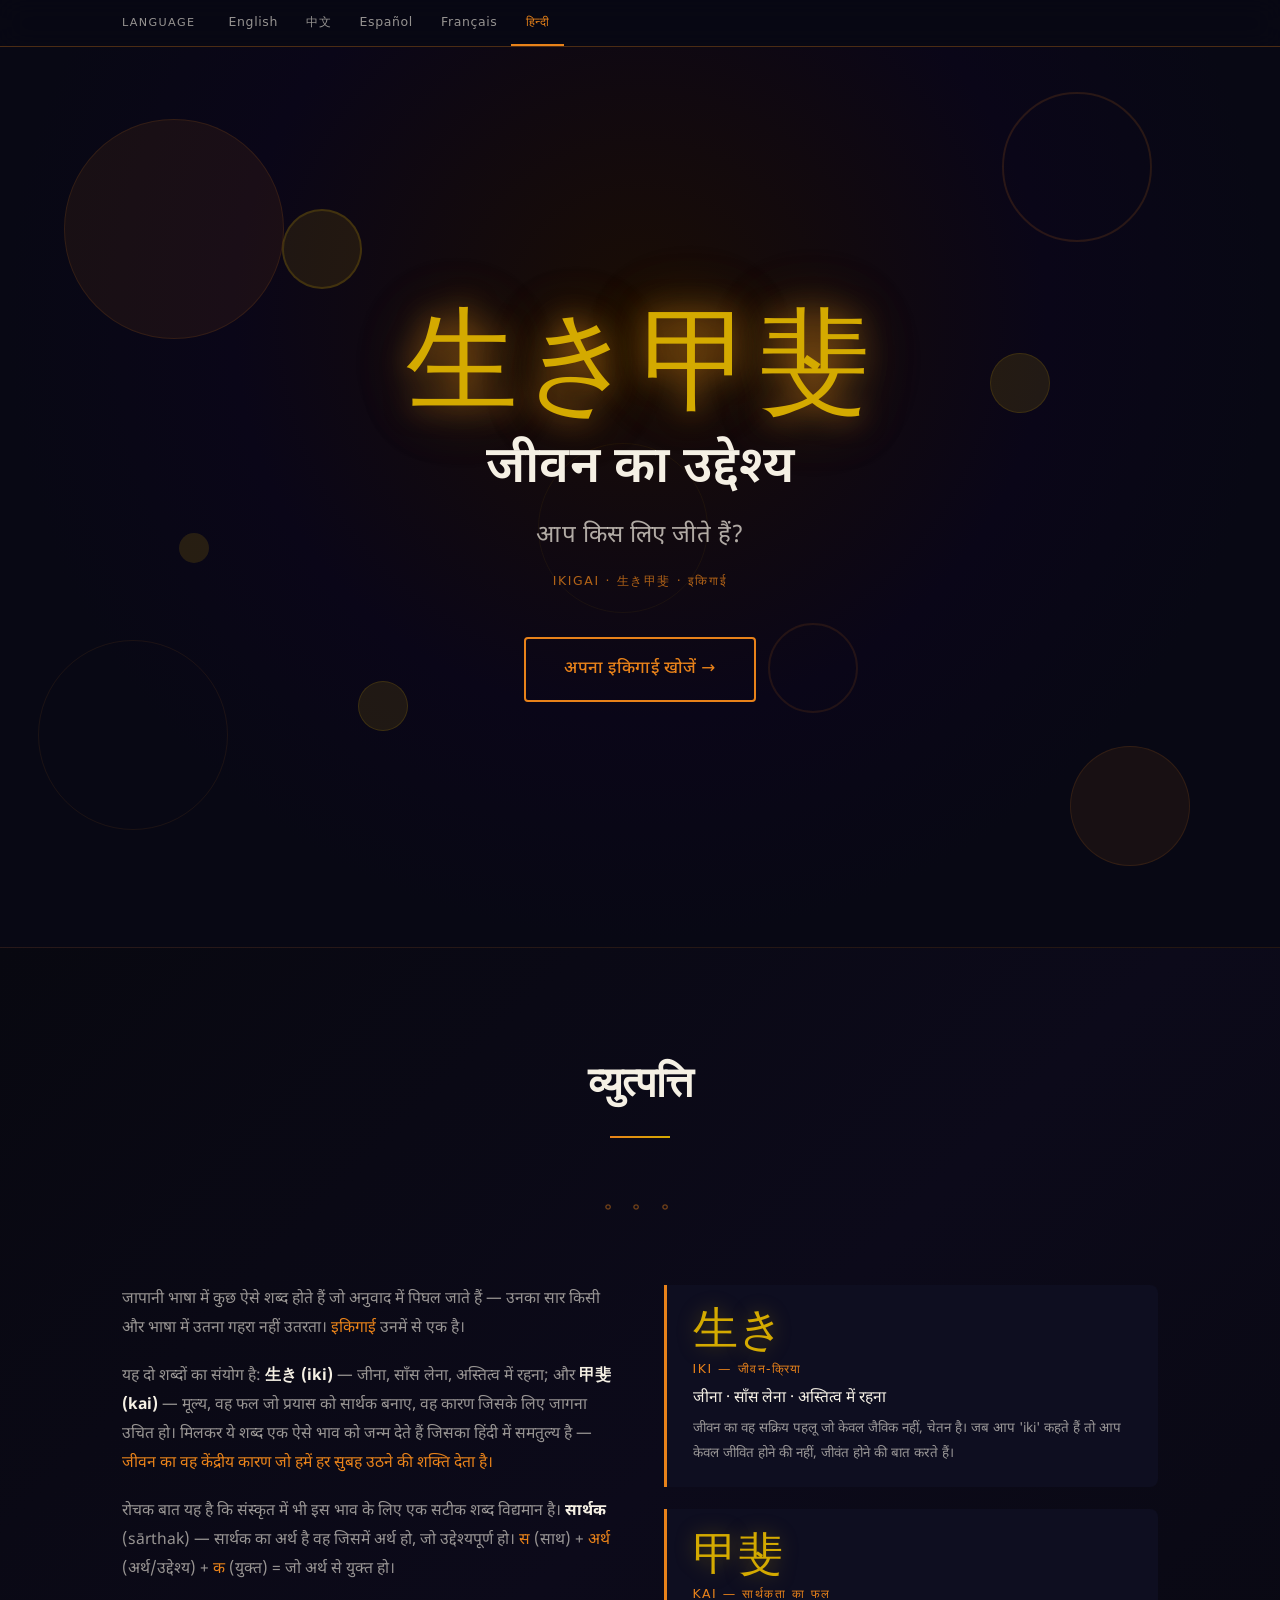
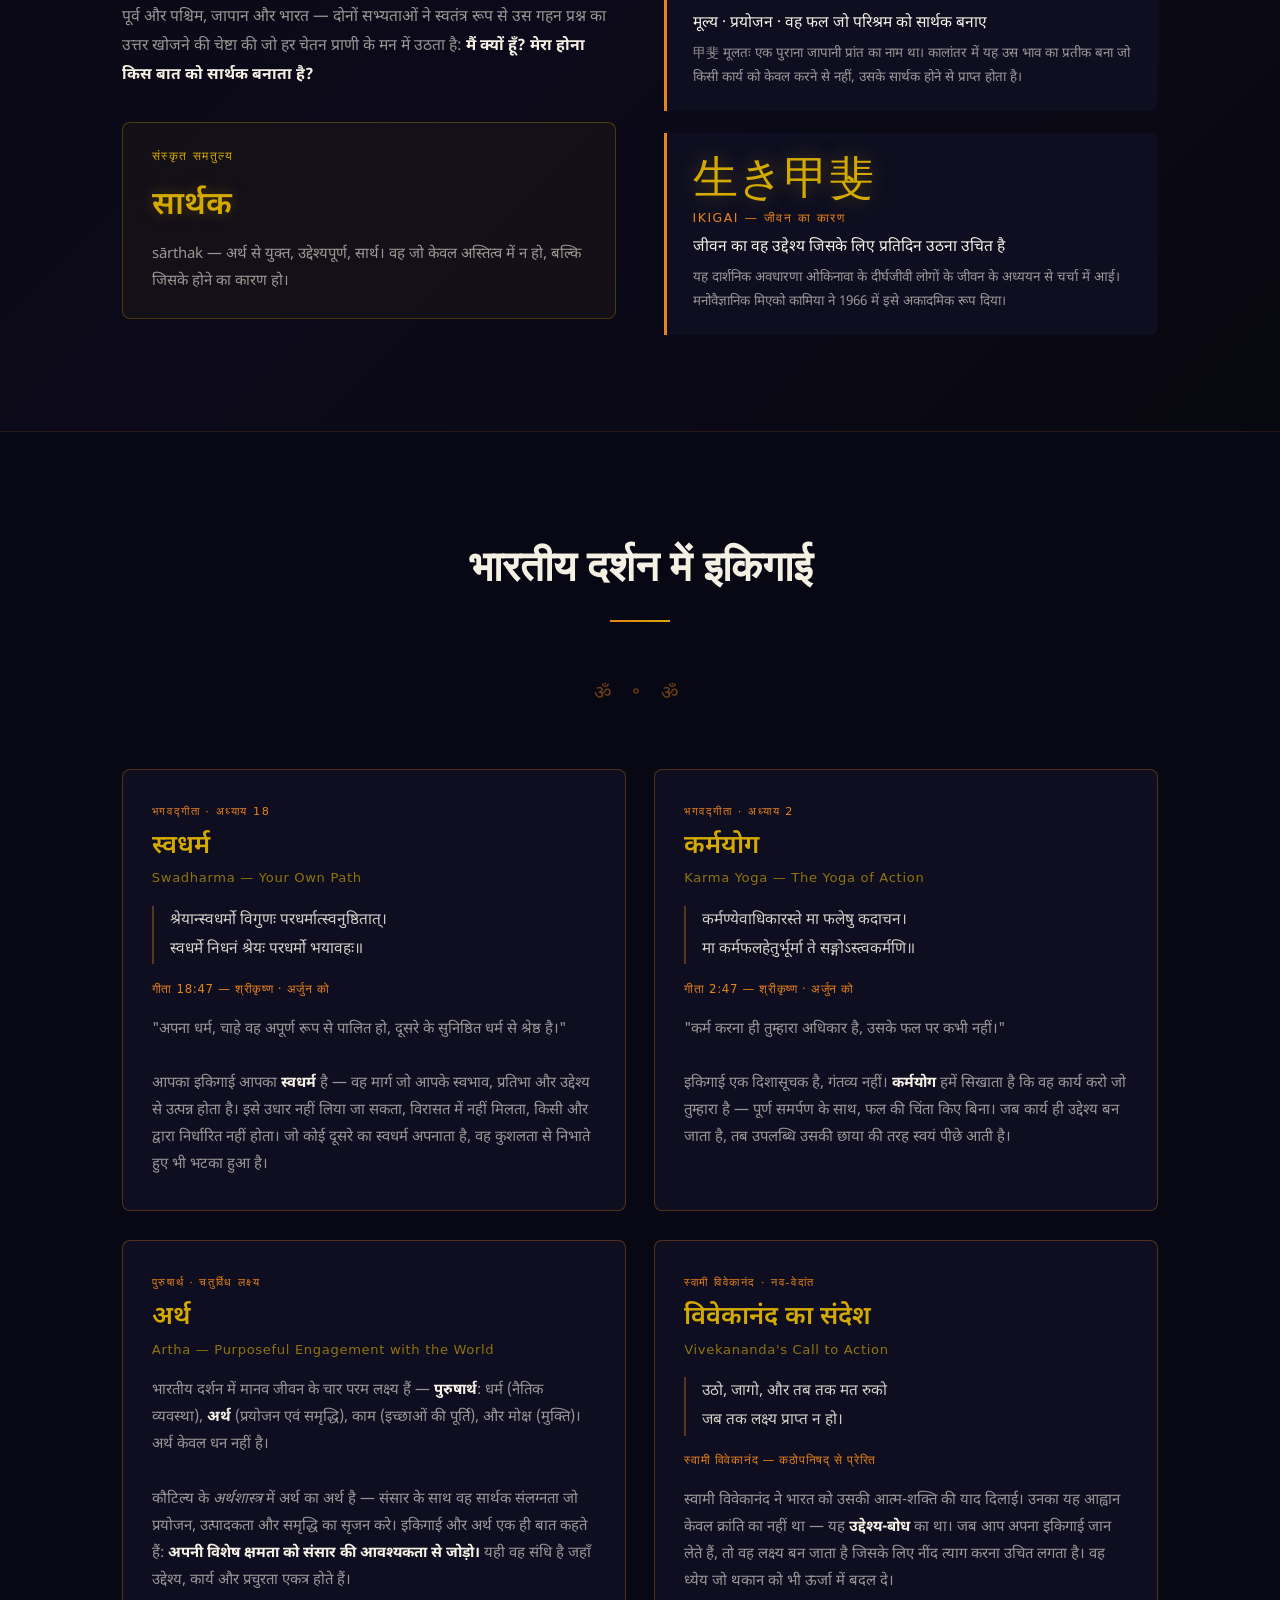
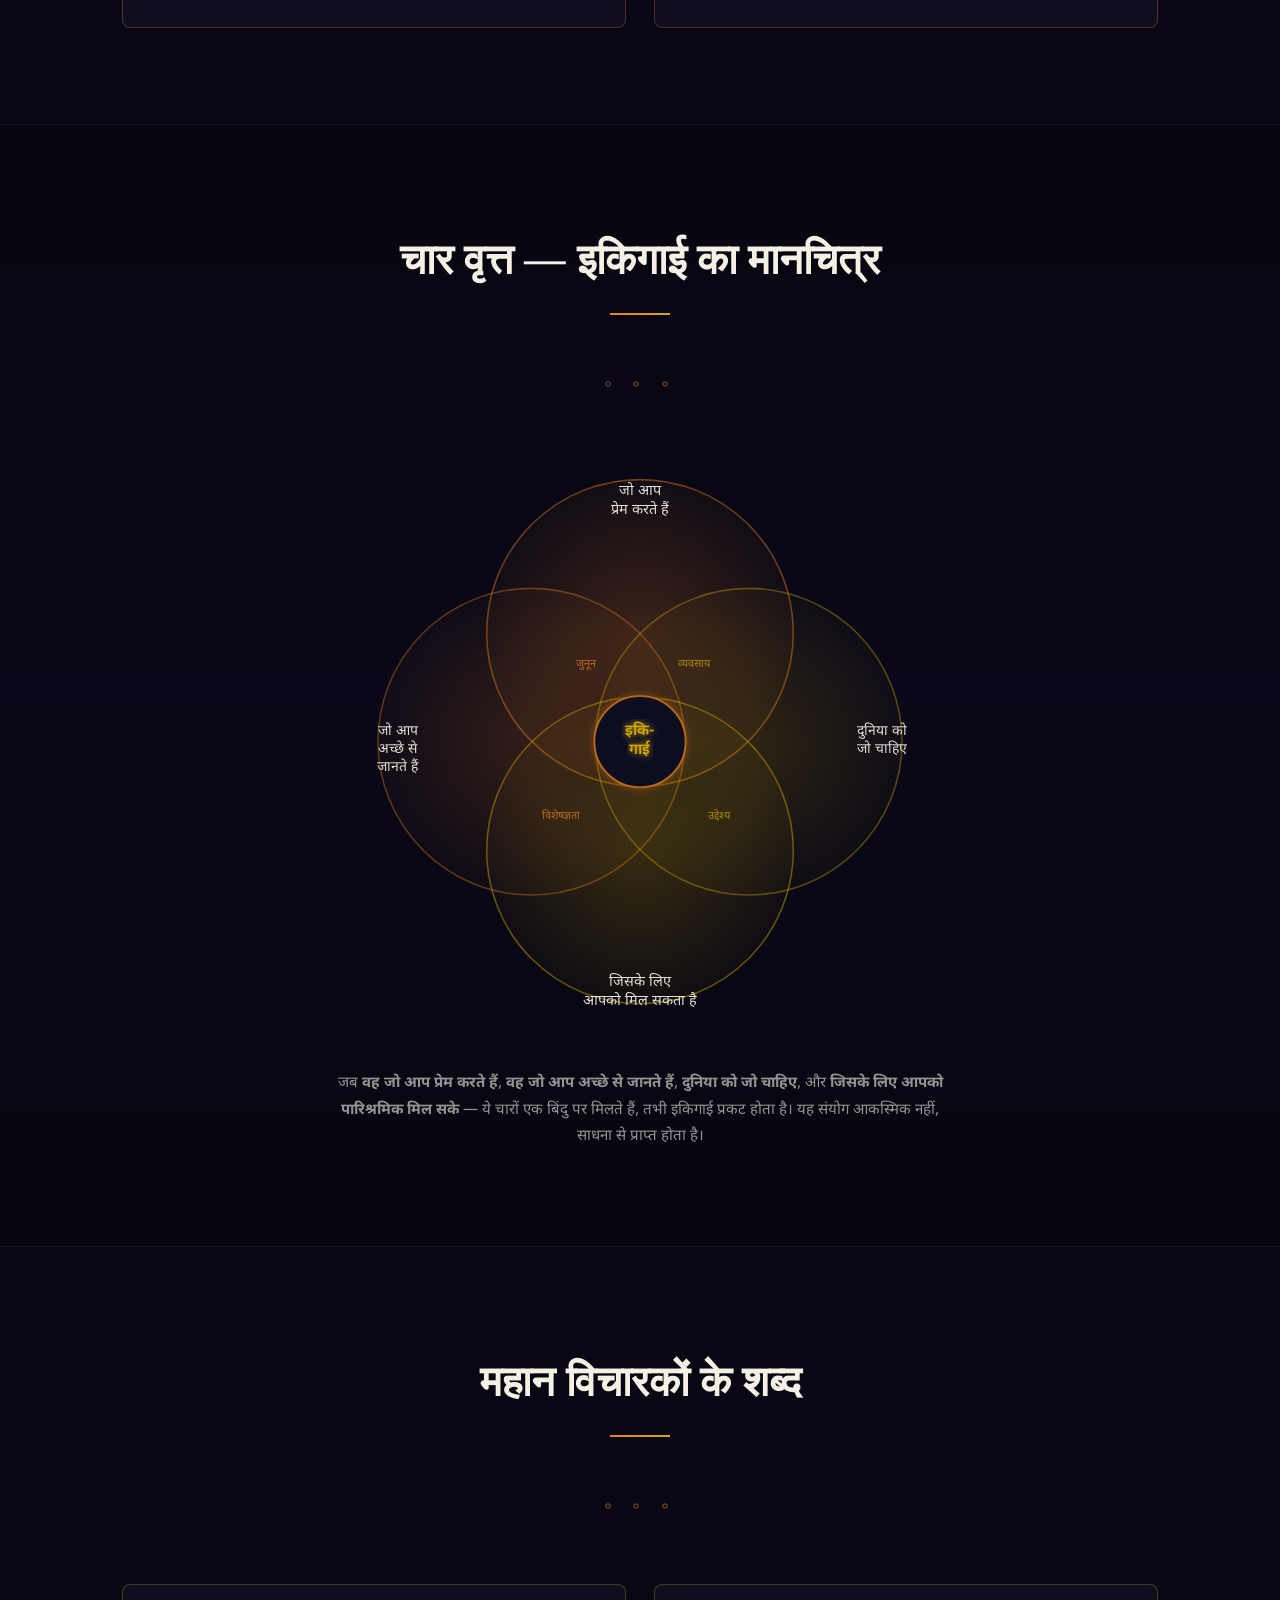
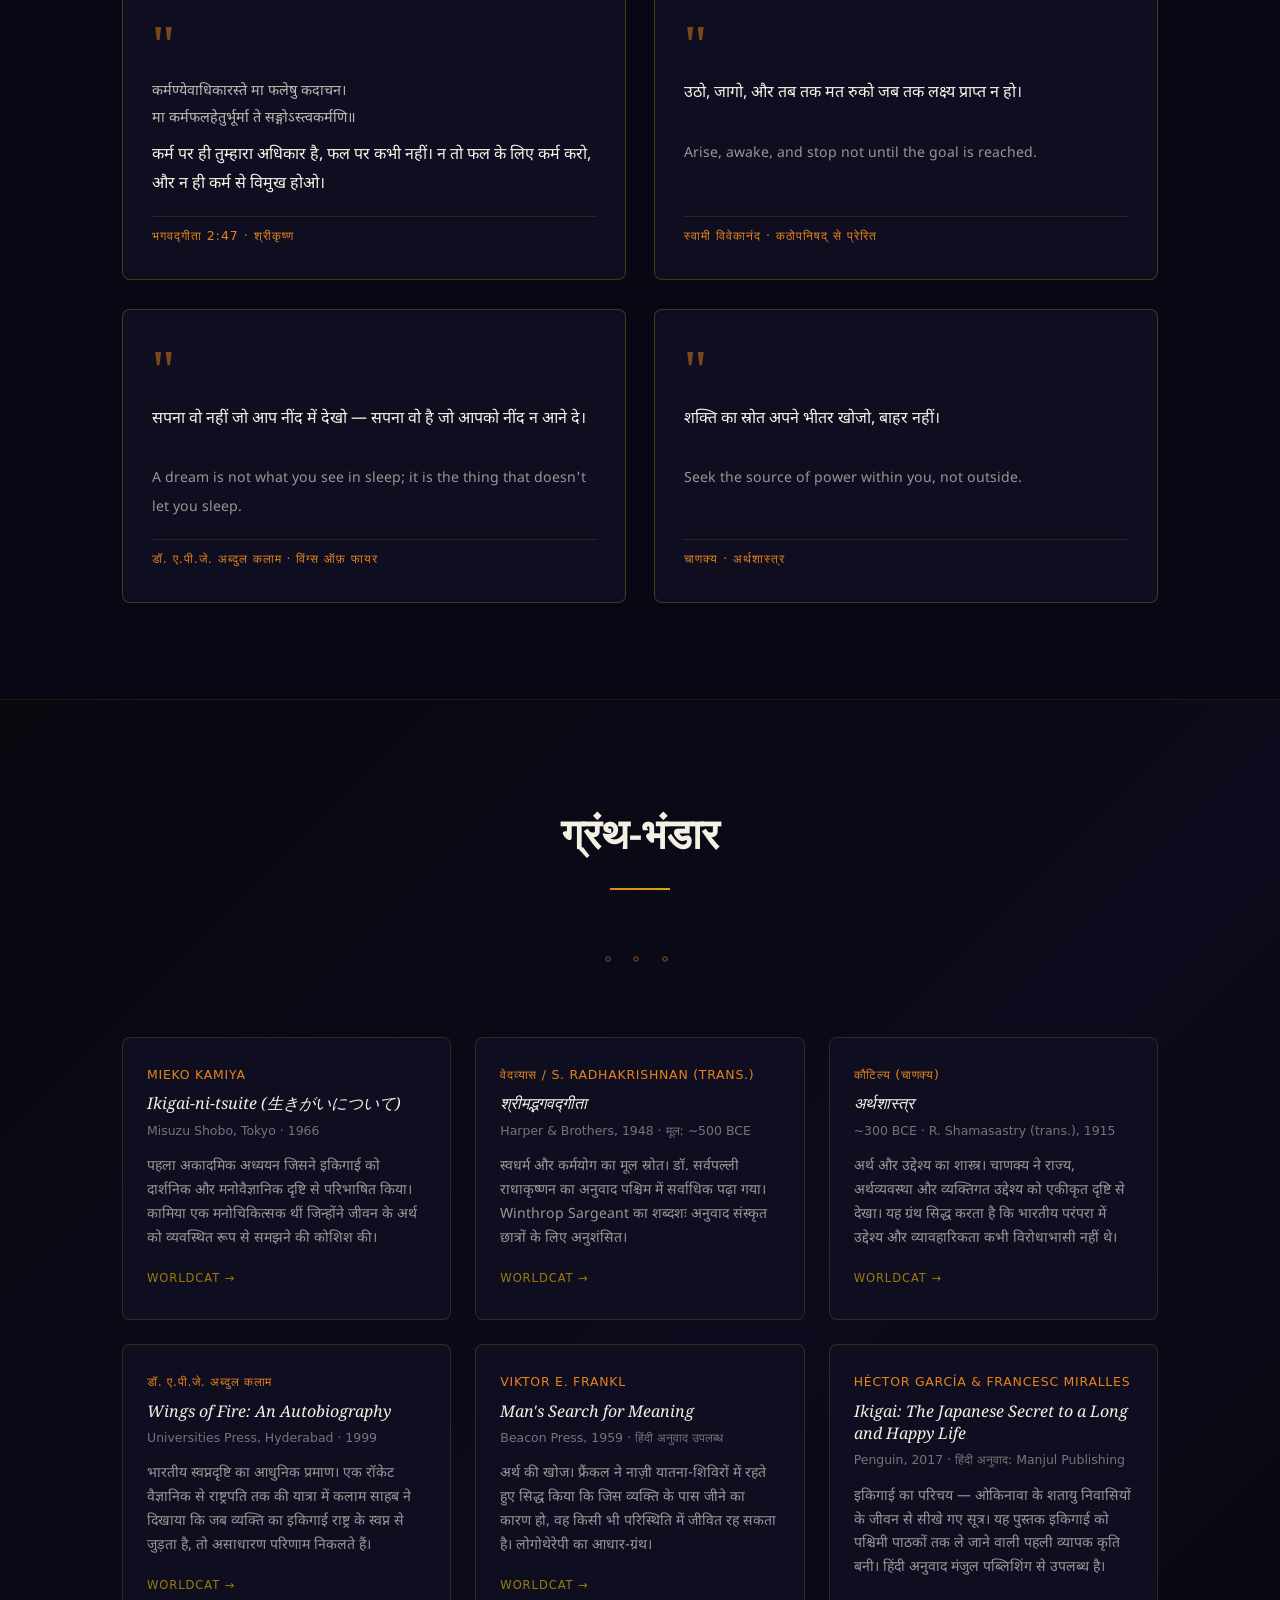
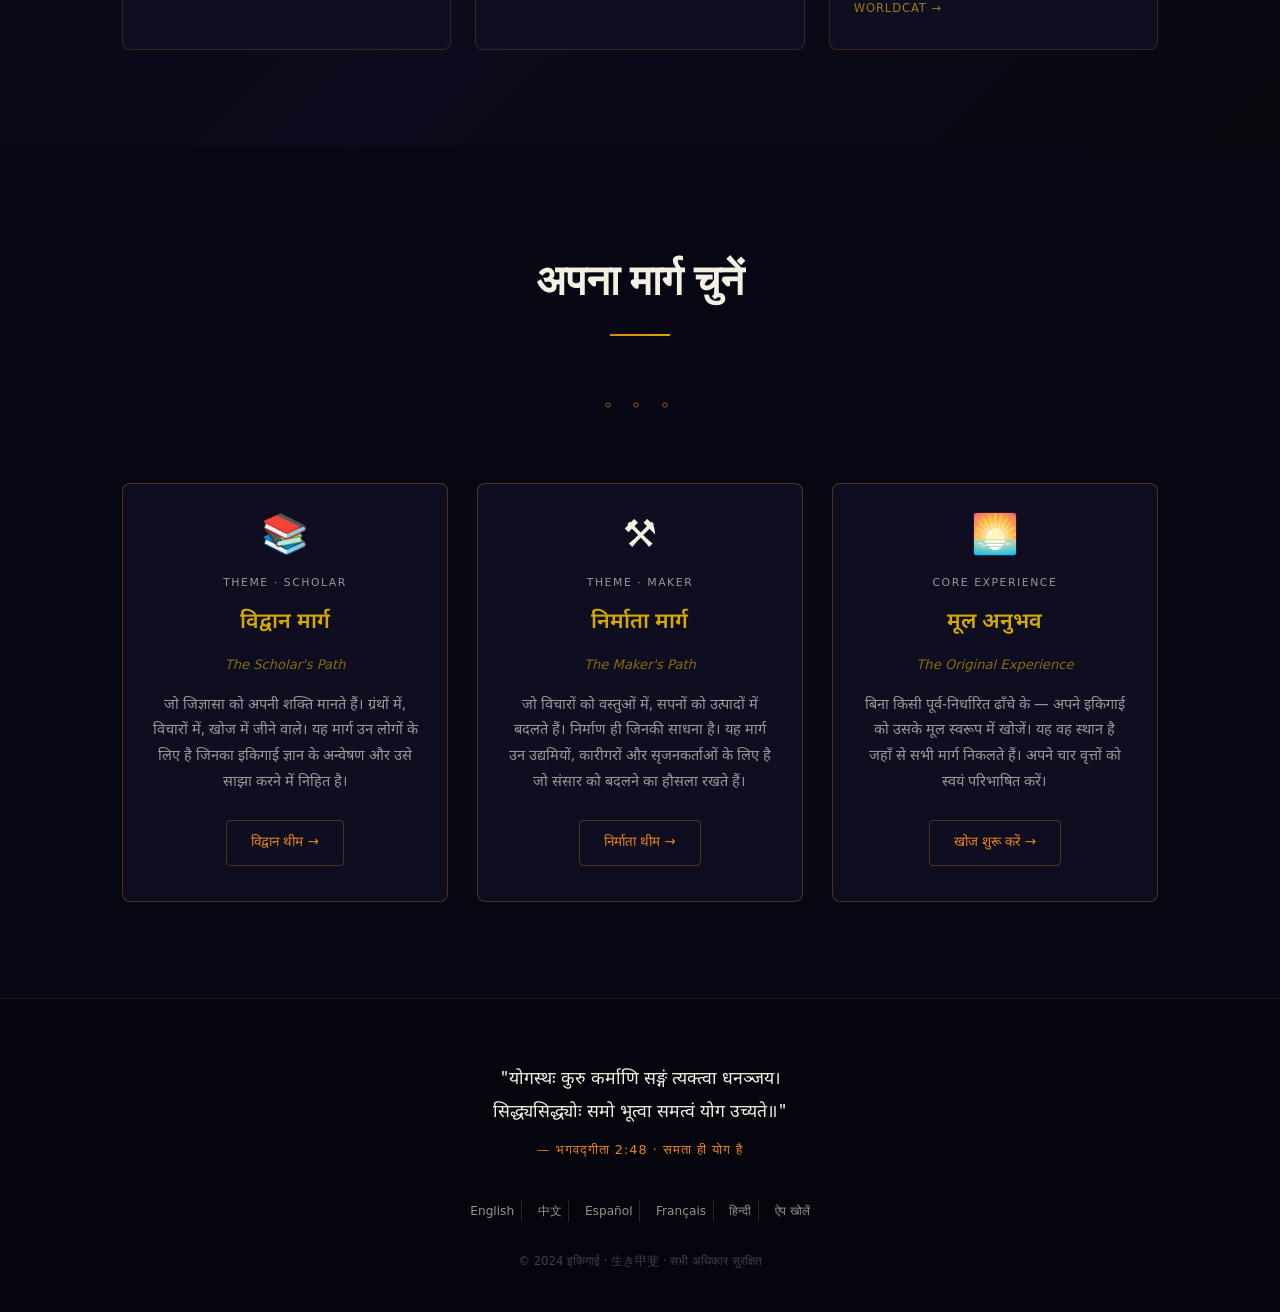
<file: ikigai-app/frontend/marketing-hi.html>
<!DOCTYPE html>
<html lang="hi">
<head>
  <meta charset="UTF-8" />
  <meta name="viewport" content="width=device-width, initial-scale=1.0" />
  <title>生き甲斐 · इकिगाई — जीवन का उद्देश्य खोजें</title>
  <meta name="description" content="इकिगाई: जीवन के उद्देश्य की जापानी दर्शन-परंपरा। भारतीय स्वधर्म, कर्मयोग और पुरुषार्थ से जुड़ी एक गहरी खोज — उन विचारशील भारतीयों के लिए जो जानते हैं कि जीवन केवल जीने के लिए नहीं, सार्थक करने के लिए है।" />
  <link rel="preconnect" href="https://fonts.googleapis.com" />
  <link rel="preconnect" href="https://fonts.gstatic.com" crossorigin />
  <link href="https://fonts.googleapis.com/css2?family=Noto+Sans+Devanagari:wght@300;400;500;600;700&family=Noto+Serif:ital,wght@0,400;0,600;1,400&display=swap" rel="stylesheet" />
  <style>
    :root {
      --bg:          #080814;
      --accent:      #e8821a;
      --gold:        #d4aa00;
      --text:        #f5f0e4;
      --muted:       rgba(245,240,228,0.60);
      --card-bg:     #0e0e20;
      --border:      rgba(232,130,26,0.30);
      --gold-border: rgba(212,170,0,0.28);
      --devanagari:  'Noto Sans Devanagari', system-ui, sans-serif;
      --serif:       'Noto Serif', Georgia, serif;
      --sans:        system-ui, -apple-system, 'Segoe UI', sans-serif;
      --ease:        0.28s ease;
      --r:           8px;
      --max:         1100px;
    }

    *, *::before, *::after { box-sizing: border-box; margin: 0; padding: 0; }
    html { scroll-behavior: smooth; }
    body {
      background: var(--bg);
      color: var(--text);
      font-family: var(--devanagari);
      font-size: 16px;
      line-height: 1.80;
      overflow-x: hidden;
    }
    a { color: var(--accent); text-decoration: none; transition: color var(--ease), opacity var(--ease); }
    a:hover { color: var(--gold); }

    .container { max-width: var(--max); margin: 0 auto; width: 100%; padding: 0 2rem; }

    /* ── LANGUAGE NAV ───────────────────────────────── */
    .lang-nav {
      position: sticky;
      top: 0;
      z-index: 100;
      background: rgba(8,8,20,0.88);
      backdrop-filter: blur(14px);
      -webkit-backdrop-filter: blur(14px);
      border-bottom: 1px solid var(--border);
      padding: 0 2rem;
    }
    .lang-nav .container {
      display: flex;
      align-items: center;
      gap: 0;
      height: 46px;
    }
    .lang-nav-label {
      font-size: 0.70rem;
      letter-spacing: 0.12em;
      text-transform: uppercase;
      color: var(--muted);
      margin-right: 1.2rem;
      font-family: var(--sans);
      white-space: nowrap;
    }
    .lang-link {
      display: inline-flex;
      align-items: center;
      height: 46px;
      padding: 0 0.88rem;
      font-size: 0.78rem;
      font-weight: 500;
      letter-spacing: 0.05em;
      color: var(--muted);
      border-bottom: 2px solid transparent;
      font-family: var(--sans);
      transition: color var(--ease), border-color var(--ease);
    }
    .lang-link:hover { color: var(--text); }
    .lang-link--active { color: var(--accent); border-bottom-color: var(--accent); }

    /* ── SECTION HEADING ────────────────────────────── */
    .section-heading {
      font-family: var(--serif);
      font-size: clamp(1.7rem, 3.8vw, 2.6rem);
      color: var(--text);
      text-align: center;
      margin-bottom: 3.5rem;
      position: relative;
      padding-bottom: 1.2rem;
    }
    .section-heading::after {
      content: '';
      display: block;
      position: absolute;
      bottom: 0; left: 50%;
      transform: translateX(-50%);
      width: 60px; height: 2px;
      background: linear-gradient(90deg, var(--accent), var(--gold));
    }

    /* ── HERO ───────────────────────────────────────── */
    .hero {
      position: relative;
      overflow: hidden;
      min-height: 100vh;
      display: flex;
      align-items: center;
      justify-content: center;
      text-align: center;
      padding: 4rem 2rem;
      background: radial-gradient(ellipse at 50% 30%, #1a0d04 0%, #0a0618 45%, var(--bg) 70%);
    }
    .hero-bg { position: absolute; inset: 0; z-index: 0; pointer-events: none; }
    .hero-circle { position: absolute; border-radius: 50%; }

    @keyframes floatUp    { 0%{transform:translateY(0)scale(1);opacity:.06}100%{transform:translateY(-65px)scale(1.07);opacity:.16} }
    @keyframes floatDrift { 0%{transform:translate(0,0)scale(1);opacity:.05}100%{transform:translate(35px,-55px)scale(1.09);opacity:.15} }
    @keyframes floatSway  { 0%{transform:translate(0,0)rotate(0);opacity:.08}100%{transform:translate(-42px,-38px)rotate(18deg);opacity:.17} }
    @keyframes floatPulse { 0%{transform:scale(1);opacity:.04}100%{transform:scale(1.14);opacity:.14} }
    @keyframes flamePulse { 0%{opacity:.12;transform:scale(1)}50%{opacity:.22;transform:scale(1.06)}100%{opacity:.12;transform:scale(1)} }

    .hero-circle:nth-child(1)  {width:220px;height:220px;top:8%;left:5%;background:rgba(232,130,26,.07);border:1px solid rgba(232,130,26,.12);animation:floatUp 22s ease-in-out infinite alternate}
    .hero-circle:nth-child(2)  {width:80px;height:80px;top:18%;left:22%;background:rgba(212,170,0,.10);border:2px solid rgba(212,170,0,.18);animation:floatDrift 18s ease-in-out infinite alternate;animation-delay:-3s}
    .hero-circle:nth-child(3)  {width:150px;height:150px;top:5%;right:10%;background:transparent;border:2px solid rgba(232,130,26,.14);animation:floatSway 28s ease-in-out infinite alternate;animation-delay:-8s}
    .hero-circle:nth-child(4)  {width:60px;height:60px;top:34%;right:18%;background:rgba(212,170,0,.12);border:1px solid rgba(212,170,0,.14);animation:floatPulse 15s ease-in-out infinite alternate;animation-delay:-2s}
    .hero-circle:nth-child(5)  {width:190px;height:190px;bottom:13%;left:3%;background:transparent;border:1px solid rgba(232,130,26,.09);animation:floatDrift 35s ease-in-out infinite alternate;animation-delay:-12s}
    .hero-circle:nth-child(6)  {width:50px;height:50px;bottom:24%;left:28%;background:rgba(212,170,0,.11);border:1px solid rgba(212,170,0,.16);animation:floatUp 20s ease-in-out infinite alternate;animation-delay:-5s}
    .hero-circle:nth-child(7)  {width:120px;height:120px;bottom:9%;right:7%;background:rgba(232,130,26,.07);border:1px solid rgba(232,130,26,.12);animation:floatSway 32s ease-in-out infinite alternate;animation-delay:-18s}
    .hero-circle:nth-child(8)  {width:30px;height:30px;top:54%;left:14%;background:rgba(212,170,0,.15);animation:flamePulse 10s ease-in-out infinite;animation-delay:-4s}
    .hero-circle:nth-child(9)  {width:90px;height:90px;top:64%;right:33%;background:transparent;border:2px solid rgba(232,130,26,.11);animation:floatUp 25s ease-in-out infinite alternate;animation-delay:-10s}
    .hero-circle:nth-child(10) {width:170px;height:170px;top:44%;left:42%;background:transparent;border:1px solid rgba(212,170,0,.06);animation:floatDrift 40s ease-in-out infinite alternate;animation-delay:-20s}

    .hero-content { position: relative; z-index: 1; max-width: 780px; }
    .hero-kanji {
      font-family: var(--serif);
      font-size: clamp(3.2rem, 10vw, 7rem);
      color: var(--gold);
      text-shadow: 0 0 28px rgba(232,130,26,.6), 0 0 55px rgba(212,170,0,.35), 0 0 90px rgba(212,170,0,.15);
      letter-spacing: .04em;
      line-height: 1.15;
      margin-bottom: 1rem;
    }
    .hero-title {
      font-family: var(--devanagari);
      font-size: clamp(1.9rem, 5vw, 3.2rem);
      font-weight: 600;
      color: var(--text);
      line-height: 1.28;
      margin-bottom: 0.8rem;
      letter-spacing: 0.01em;
    }
    .hero-tagline {
      font-family: var(--devanagari);
      font-size: clamp(1.1rem, 2.4vw, 1.5rem);
      color: rgba(245,240,228,0.70);
      margin-bottom: 0.7rem;
      letter-spacing: 0.02em;
    }
    .hero-eyebrow {
      font-size: 0.78rem;
      letter-spacing: .13em;
      text-transform: uppercase;
      color: rgba(232,130,26,.75);
      margin-bottom: 2.8rem;
      font-family: var(--sans);
    }
    .btn-cta {
      display: inline-block;
      padding: .95rem 2.4rem;
      border: 2px solid var(--accent);
      border-radius: 4px;
      color: var(--accent);
      font-family: var(--devanagari);
      font-size: 1.05rem;
      font-weight: 500;
      letter-spacing: .03em;
      background: transparent;
      transition: background-color var(--ease), color var(--ease), box-shadow var(--ease);
    }
    .btn-cta:hover {
      background: var(--accent);
      color: #080814;
      box-shadow: 0 0 30px rgba(232,130,26,.45);
    }

    /* ── ETYMOLOGY ──────────────────────────────────── */
    .section-etymology {
      padding: 6rem 2rem;
      background: linear-gradient(135deg, #080810 0%, #0c0a1a 50%, #080810 100%);
      border-top: 1px solid rgba(232,130,26,.12);
      border-bottom: 1px solid rgba(232,130,26,.12);
    }
    .etymology-grid {
      display: grid;
      grid-template-columns: 1fr 1fr;
      gap: 3rem;
      align-items: start;
    }
    .etymology-text { color: var(--muted); font-size: .98rem; line-height: 1.85; }
    .etymology-text p { margin-bottom: 1.2rem; }
    .etymology-text strong { color: var(--text); }
    .etymology-text em { color: var(--accent); font-style: normal; }
    .kanji-block { display: flex; flex-direction: column; gap: 1.4rem; }
    .kanji-card {
      background: var(--card-bg);
      border-left: 3px solid var(--accent);
      border-radius: 0 var(--r) var(--r) 0;
      padding: 1.3rem 1.6rem;
    }
    .kanji-char {
      font-family: var(--serif);
      font-size: 2.8rem;
      color: var(--gold);
      line-height: 1;
      margin-bottom: .5rem;
      text-shadow: 0 0 20px rgba(212,170,0,.35);
    }
    .kanji-roman {
      font-size: .78rem;
      letter-spacing: .12em;
      text-transform: uppercase;
      color: var(--accent);
      font-family: var(--sans);
      margin-bottom: .3rem;
    }
    .kanji-meaning {
      font-size: .97rem;
      color: var(--text);
      font-family: var(--devanagari);
      margin-bottom: .25rem;
    }
    .kanji-meaning-sub {
      font-size: .84rem;
      color: var(--muted);
      font-family: var(--devanagari);
    }
    .sanskrit-callout {
      margin-top: 2rem;
      padding: 1.4rem 1.8rem;
      border: 1px solid var(--gold-border);
      border-radius: var(--r);
      background: rgba(212,170,0,.04);
    }
    .sanskrit-callout .label {
      font-size: .72rem;
      letter-spacing: .13em;
      text-transform: uppercase;
      color: var(--gold);
      font-family: var(--sans);
      margin-bottom: .6rem;
    }
    .sanskrit-word {
      font-size: 2rem;
      font-family: var(--devanagari);
      font-weight: 600;
      color: var(--gold);
      margin-bottom: .3rem;
      text-shadow: 0 0 16px rgba(212,170,0,.3);
    }
    .sanskrit-meaning {
      font-size: .93rem;
      color: var(--muted);
      font-family: var(--devanagari);
    }

    /* ── INDIAN PHILOSOPHY ──────────────────────────── */
    .section-philosophy {
      padding: 6rem 2rem;
      background: var(--bg);
    }
    .philosophy-grid {
      display: grid;
      grid-template-columns: 1fr 1fr;
      gap: 1.8rem;
    }
    .phil-card {
      background: var(--card-bg);
      border: 1px solid var(--border);
      border-radius: var(--r);
      padding: 2rem 1.8rem;
      transition: border-color var(--ease), box-shadow var(--ease);
    }
    .phil-card:hover {
      border-color: rgba(232,130,26,.55);
      box-shadow: 0 4px 32px rgba(232,130,26,.10);
    }
    .phil-label {
      font-size: .70rem;
      letter-spacing: .14em;
      text-transform: uppercase;
      color: var(--accent);
      font-family: var(--sans);
      margin-bottom: .5rem;
    }
    .phil-title {
      font-family: var(--devanagari);
      font-size: 1.6rem;
      font-weight: 600;
      color: var(--gold);
      margin-bottom: .2rem;
      line-height: 1.3;
    }
    .phil-title-roman {
      font-size: .82rem;
      color: rgba(212,170,0,.65);
      font-family: var(--sans);
      margin-bottom: 1rem;
      letter-spacing: .05em;
    }
    .phil-verse {
      font-family: var(--devanagari);
      font-size: .96rem;
      color: rgba(245,240,228,.85);
      line-height: 1.9;
      border-left: 2px solid rgba(232,130,26,.35);
      padding-left: 1rem;
      margin-bottom: .9rem;
      font-style: normal;
    }
    .phil-source {
      font-size: .73rem;
      color: var(--accent);
      font-family: var(--sans);
      letter-spacing: .06em;
      margin-bottom: 1rem;
    }
    .phil-body {
      font-size: .93rem;
      color: var(--muted);
      font-family: var(--devanagari);
      line-height: 1.82;
    }
    .phil-body strong { color: var(--text); }

    /* ── VENN DIAGRAM ───────────────────────────────── */
    .section-venn {
      padding: 6rem 2rem;
      background: linear-gradient(180deg, #060610 0%, #0a0818 50%, #060610 100%);
      border-top: 1px solid rgba(232,130,26,.10);
      border-bottom: 1px solid rgba(232,130,26,.10);
    }
    .venn-wrap {
      display: flex;
      flex-direction: column;
      align-items: center;
      gap: 2.4rem;
    }
    .venn-svg-container {
      width: 100%;
      max-width: 580px;
    }
    .venn-svg-container svg {
      width: 100%;
      height: auto;
    }
    .venn-caption {
      max-width: 620px;
      text-align: center;
      color: var(--muted);
      font-size: .94rem;
      font-family: var(--devanagari);
      line-height: 1.75;
    }

    /* ── QUOTES ─────────────────────────────────────── */
    .section-quotes {
      padding: 6rem 2rem;
      background: var(--bg);
    }
    .quotes-grid {
      display: grid;
      grid-template-columns: 1fr 1fr;
      gap: 1.8rem;
    }
    .quote-card {
      background: var(--card-bg);
      border: 1px solid var(--gold-border);
      border-radius: var(--r);
      padding: 2rem 1.8rem;
      display: flex;
      flex-direction: column;
      gap: 1rem;
      transition: border-color var(--ease), box-shadow var(--ease);
    }
    .quote-card:hover {
      border-color: rgba(212,170,0,.45);
      box-shadow: 0 4px 28px rgba(212,170,0,.09);
    }
    .quote-mark {
      font-family: var(--serif);
      font-size: 3.5rem;
      color: var(--accent);
      line-height: 1;
      opacity: .5;
      margin-bottom: -.6rem;
    }
    .quote-text {
      font-family: var(--devanagari);
      font-size: 1rem;
      color: var(--text);
      line-height: 1.85;
    }
    .quote-text .verse {
      display: block;
      font-size: .9rem;
      color: rgba(245,240,228,.75);
      margin-bottom: .5rem;
    }
    .quote-author {
      font-size: .78rem;
      color: var(--accent);
      font-family: var(--sans);
      letter-spacing: .08em;
      text-transform: uppercase;
      margin-top: auto;
      padding-top: .5rem;
      border-top: 1px solid rgba(232,130,26,.18);
    }

    /* ── SOURCE LIBRARY ─────────────────────────────── */
    .section-sources {
      padding: 6rem 2rem;
      background: linear-gradient(135deg, #08080f 0%, #0c0a1c 60%, #08080f 100%);
      border-top: 1px solid rgba(212,170,0,.10);
    }
    .sources-grid {
      display: grid;
      grid-template-columns: repeat(3, 1fr);
      gap: 1.5rem;
    }
    .source-card {
      background: var(--card-bg);
      border: 1px solid rgba(232,130,26,.20);
      border-radius: var(--r);
      padding: 1.6rem 1.5rem;
      transition: border-color var(--ease), transform var(--ease);
    }
    .source-card:hover {
      border-color: var(--border);
      transform: translateY(-2px);
    }
    .source-author {
      font-size: .78rem;
      font-family: var(--sans);
      color: var(--accent);
      letter-spacing: .06em;
      text-transform: uppercase;
      margin-bottom: .4rem;
    }
    .source-title {
      font-style: italic;
      font-family: var(--serif);
      font-size: 1rem;
      color: var(--text);
      margin-bottom: .3rem;
      line-height: 1.4;
    }
    .source-pub {
      font-size: .78rem;
      color: rgba(245,240,228,.45);
      font-family: var(--sans);
      margin-bottom: .8rem;
    }
    .source-note {
      font-size: .88rem;
      color: var(--muted);
      font-family: var(--devanagari);
      line-height: 1.7;
      margin-bottom: .9rem;
    }
    .source-link {
      font-size: .72rem;
      font-family: var(--sans);
      letter-spacing: .08em;
      text-transform: uppercase;
      color: var(--gold);
      opacity: .7;
      transition: opacity var(--ease);
    }
    .source-link:hover { opacity: 1; color: var(--gold); }

    /* ── PATHS ──────────────────────────────────────── */
    .section-paths {
      padding: 6rem 2rem;
      background: var(--bg);
    }
    .paths-grid {
      display: grid;
      grid-template-columns: repeat(3, 1fr);
      gap: 1.8rem;
    }
    .path-card {
      background: var(--card-bg);
      border: 1px solid var(--border);
      border-radius: var(--r);
      padding: 2.2rem 1.8rem;
      text-align: center;
      display: flex;
      flex-direction: column;
      align-items: center;
      gap: 1rem;
      transition: border-color var(--ease), box-shadow var(--ease), transform var(--ease);
    }
    .path-card:hover {
      border-color: var(--accent);
      box-shadow: 0 6px 40px rgba(232,130,26,.14);
      transform: translateY(-3px);
    }
    .path-icon {
      font-size: 2.4rem;
      line-height: 1;
    }
    .path-label {
      font-size: .68rem;
      letter-spacing: .14em;
      text-transform: uppercase;
      color: var(--muted);
      font-family: var(--sans);
    }
    .path-title {
      font-family: var(--devanagari);
      font-size: 1.35rem;
      font-weight: 600;
      color: var(--gold);
      line-height: 1.3;
    }
    .path-subtitle {
      font-size: .82rem;
      color: rgba(212,170,0,.6);
      font-family: var(--sans);
      font-style: italic;
    }
    .path-desc {
      font-size: .91rem;
      color: var(--muted);
      font-family: var(--devanagari);
      line-height: 1.78;
    }
    .path-cta {
      display: inline-block;
      margin-top: .5rem;
      padding: .6rem 1.5rem;
      border: 1px solid var(--border);
      border-radius: 4px;
      font-size: .84rem;
      font-family: var(--devanagari);
      color: var(--accent);
      transition: background var(--ease), border-color var(--ease), color var(--ease);
    }
    .path-cta:hover {
      background: var(--accent);
      border-color: var(--accent);
      color: #080814;
    }

    /* ── FOOTER ─────────────────────────────────────── */
    footer {
      padding: 4rem 2rem 2.5rem;
      background: #05050e;
      border-top: 1px solid rgba(232,130,26,.15);
      text-align: center;
    }
    .footer-verse {
      max-width: 640px;
      margin: 0 auto 2.5rem;
    }
    .footer-verse .verse-text {
      font-family: var(--devanagari);
      font-size: 1.1rem;
      color: var(--text);
      line-height: 1.9;
      margin-bottom: .5rem;
    }
    .footer-verse .verse-attr {
      font-size: .8rem;
      color: var(--accent);
      font-family: var(--sans);
      letter-spacing: .08em;
    }
    .footer-links {
      display: flex;
      justify-content: center;
      flex-wrap: wrap;
      gap: .2rem .6rem;
      margin-bottom: 1.8rem;
    }
    .footer-links a {
      font-size: .76rem;
      color: var(--muted);
      font-family: var(--sans);
      padding: 0 .4rem;
      border-right: 1px solid rgba(245,240,228,.15);
    }
    .footer-links a:last-child { border-right: none; }
    .footer-links a:hover { color: var(--accent); }
    .footer-copy {
      font-size: .73rem;
      color: rgba(245,240,228,.25);
      font-family: var(--sans);
    }

    /* ── DIVIDER ORNAMENT ───────────────────────────── */
    .ornament {
      text-align: center;
      color: var(--accent);
      opacity: .45;
      font-size: 1.2rem;
      margin: 0 auto 3.5rem;
      letter-spacing: .4em;
    }

    /* ── RESPONSIVE ─────────────────────────────────── */
    @media (max-width: 768px) {
      .etymology-grid { grid-template-columns: 1fr; gap: 2rem; }
      .philosophy-grid { grid-template-columns: 1fr; }
      .quotes-grid { grid-template-columns: 1fr; }
      .sources-grid { grid-template-columns: 1fr 1fr; }
      .paths-grid { grid-template-columns: 1fr; }
      .lang-nav-label { display: none; }
      .lang-link { padding: 0 .65rem; font-size: .73rem; }
    }
    @media (max-width: 520px) {
      .sources-grid { grid-template-columns: 1fr; }
    }
  </style>
</head>
<body>

<!-- ══════════════════════════════════════════════════
     LANGUAGE NAV
═══════════════════════════════════════════════════ -->
<nav class="lang-nav" aria-label="Language selection">
  <div class="container">
    <span class="lang-nav-label">Language</span>
    <a href="marketing.html" class="lang-link">English</a>
    <a href="marketing-zh.html" class="lang-link">中文</a>
    <a href="marketing-es.html" class="lang-link">Español</a>
    <a href="marketing-fr.html" class="lang-link">Français</a>
    <a href="marketing-hi.html" class="lang-link lang-link--active">हिन्दी</a>
  </div>
</nav>

<!-- ══════════════════════════════════════════════════
     HERO
═══════════════════════════════════════════════════ -->
<section class="hero">
  <div class="hero-bg" aria-hidden="true">
    <div class="hero-circle"></div>
    <div class="hero-circle"></div>
    <div class="hero-circle"></div>
    <div class="hero-circle"></div>
    <div class="hero-circle"></div>
    <div class="hero-circle"></div>
    <div class="hero-circle"></div>
    <div class="hero-circle"></div>
    <div class="hero-circle"></div>
    <div class="hero-circle"></div>
  </div>
  <div class="hero-content">
    <div class="hero-kanji" aria-label="Ikigai in Japanese kanji">生き甲斐</div>
    <h1 class="hero-title">जीवन का उद्देश्य</h1>
    <p class="hero-tagline">आप किस लिए जीते हैं?</p>
    <p class="hero-eyebrow">ikigai · 生き甲斐 · इकिगाई</p>
    <a href="index.html" class="btn-cta">अपना इकिगाई खोजें →</a>
  </div>
</section>

<!-- ══════════════════════════════════════════════════
     ETYMOLOGY — व्युत्पत्ति
═══════════════════════════════════════════════════ -->
<section class="section-etymology" aria-labelledby="etymology-heading">
  <div class="container">
    <h2 class="section-heading" id="etymology-heading">व्युत्पत्ति</h2>
    <div class="ornament">॰ ॰ ॰</div>
    <div class="etymology-grid">
      <div class="etymology-text">
        <p>
          जापानी भाषा में कुछ ऐसे शब्द होते हैं जो अनुवाद में पिघल जाते हैं — उनका सार किसी और भाषा में
          उतना गहरा नहीं उतरता। <em>इकिगाई</em> उनमें से एक है।
        </p>
        <p>
          यह दो शब्दों का संयोग है: <strong>生き (iki)</strong> — जीना, साँस लेना, अस्तित्व में रहना;
          और <strong>甲斐 (kai)</strong> — मूल्य, वह फल जो प्रयास को सार्थक बनाए, वह कारण जिसके लिए
          जागना उचित हो। मिलकर ये शब्द एक ऐसे भाव को जन्म देते हैं जिसका हिंदी में समतुल्य है —
          <em>जीवन का वह केंद्रीय कारण जो हमें हर सुबह उठने की शक्ति देता है।</em>
        </p>
        <p>
          रोचक बात यह है कि संस्कृत में भी इस भाव के लिए एक सटीक शब्द विद्यमान है। <strong>सार्थक</strong>
          (sārthak) — सार्थक का अर्थ है वह जिसमें अर्थ हो, जो उद्देश्यपूर्ण हो। <em>स</em> (साथ) +
          <em>अर्थ</em> (अर्थ/उद्देश्य) + <em>क</em> (युक्त) = जो अर्थ से युक्त हो।
        </p>
        <p>
          पूर्व और पश्चिम, जापान और भारत — दोनों सभ्यताओं ने स्वतंत्र रूप से उस गहन प्रश्न का उत्तर
          खोजने की चेष्टा की जो हर चेतन प्राणी के मन में उठता है: <strong>मैं क्यों हूँ? मेरा होना
          किस बात को सार्थक बनाता है?</strong>
        </p>
        <div class="sanskrit-callout">
          <div class="label">संस्कृत समतुल्य</div>
          <div class="sanskrit-word">सार्थक</div>
          <div class="sanskrit-meaning">sārthak — अर्थ से युक्त, उद्देश्यपूर्ण, सार्थ। वह जो केवल अस्तित्व में न हो, बल्कि जिसके होने का कारण हो।</div>
        </div>
      </div>
      <div class="kanji-block">
        <div class="kanji-card">
          <div class="kanji-char">生き</div>
          <div class="kanji-roman">Iki — जीवन-क्रिया</div>
          <div class="kanji-meaning">जीना · साँस लेना · अस्तित्व में रहना</div>
          <div class="kanji-meaning-sub">जीवन का वह सक्रिय पहलू जो केवल जैविक नहीं, चेतन है। जब आप 'iki' कहते हैं तो आप केवल जीवित होने की नहीं, जीवंत होने की बात करते हैं।</div>
        </div>
        <div class="kanji-card">
          <div class="kanji-char">甲斐</div>
          <div class="kanji-roman">Kai — सार्थकता का फल</div>
          <div class="kanji-meaning">मूल्य · प्रयोजन · वह फल जो परिश्रम को सार्थक बनाए</div>
          <div class="kanji-meaning-sub">甲斐 मूलतः एक पुराना जापानी प्रांत का नाम था। कालांतर में यह उस भाव का प्रतीक बना जो किसी कार्य को केवल करने से नहीं, उसके सार्थक होने से प्राप्त होता है।</div>
        </div>
        <div class="kanji-card">
          <div class="kanji-char">生き甲斐</div>
          <div class="kanji-roman">Ikigai — जीवन का कारण</div>
          <div class="kanji-meaning">जीवन का वह उद्देश्य जिसके लिए प्रतिदिन उठना उचित है</div>
          <div class="kanji-meaning-sub">यह दार्शनिक अवधारणा ओकिनावा के दीर्घजीवी लोगों के जीवन के अध्ययन से चर्चा में आई। मनोवैज्ञानिक मिएको कामिया ने 1966 में इसे अकादमिक रूप दिया।</div>
        </div>
      </div>
    </div>
  </div>
</section>

<!-- ══════════════════════════════════════════════════
     INDIAN PHILOSOPHY — भारतीय दर्शन
═══════════════════════════════════════════════════ -->
<section class="section-philosophy" aria-labelledby="philosophy-heading">
  <div class="container">
    <h2 class="section-heading" id="philosophy-heading">भारतीय दर्शन में इकिगाई</h2>
    <div class="ornament">ॐ ॰ ॐ</div>
    <div class="philosophy-grid">

      <div class="phil-card">
        <div class="phil-label">भगवद्गीता · अध्याय 18</div>
        <div class="phil-title">स्वधर्म</div>
        <div class="phil-title-roman">Swadharma — Your Own Path</div>
        <blockquote class="phil-verse">
          श्रेयान्स्वधर्मो विगुणः परधर्मात्स्वनुष्ठितात्।<br/>
          स्वधर्मे निधनं श्रेयः परधर्मो भयावहः॥
        </blockquote>
        <div class="phil-source">गीता 18:47 — श्रीकृष्ण · अर्जुन को</div>
        <p class="phil-body">
          "अपना धर्म, चाहे वह अपूर्ण रूप से पालित हो, दूसरे के सुनिष्ठित धर्म से श्रेष्ठ है।"
          <br/><br/>
          आपका इकिगाई आपका <strong>स्वधर्म</strong> है — वह मार्ग जो आपके स्वभाव, प्रतिभा
          और उद्देश्य से उत्पन्न होता है। इसे उधार नहीं लिया जा सकता, विरासत में नहीं मिलता,
          किसी और द्वारा निर्धारित नहीं होता। जो कोई दूसरे का स्वधर्म अपनाता है, वह कुशलता से
          निभाते हुए भी भटका हुआ है।
        </p>
      </div>

      <div class="phil-card">
        <div class="phil-label">भगवद्गीता · अध्याय 2</div>
        <div class="phil-title">कर्मयोग</div>
        <div class="phil-title-roman">Karma Yoga — The Yoga of Action</div>
        <blockquote class="phil-verse">
          कर्मण्येवाधिकारस्ते मा फलेषु कदाचन।<br/>
          मा कर्मफलहेतुर्भूर्मा ते सङ्गोऽस्त्वकर्मणि॥
        </blockquote>
        <div class="phil-source">गीता 2:47 — श्रीकृष्ण · अर्जुन को</div>
        <p class="phil-body">
          "कर्म करना ही तुम्हारा अधिकार है, उसके फल पर कभी नहीं।"
          <br/><br/>
          इकिगाई एक दिशासूचक है, गंतव्य नहीं। <strong>कर्मयोग</strong> हमें सिखाता है कि
          वह कार्य करो जो तुम्हारा है — पूर्ण समर्पण के साथ, फल की चिंता किए बिना।
          जब कार्य ही उद्देश्य बन जाता है, तब उपलब्धि उसकी छाया की तरह स्वयं पीछे आती है।
        </p>
      </div>

      <div class="phil-card">
        <div class="phil-label">पुरुषार्थ · चतुर्विध लक्ष्य</div>
        <div class="phil-title">अर्थ</div>
        <div class="phil-title-roman">Artha — Purposeful Engagement with the World</div>
        <p class="phil-body">
          भारतीय दर्शन में मानव जीवन के चार परम लक्ष्य हैं — <strong>पुरुषार्थ</strong>:
          धर्म (नैतिक व्यवस्था), <strong>अर्थ</strong> (प्रयोजन एवं समृद्धि), काम (इच्छाओं
          की पूर्ति), और मोक्ष (मुक्ति)। अर्थ केवल धन नहीं है।
          <br/><br/>
          कौटिल्य के <em>अर्थशास्त्र</em> में अर्थ का अर्थ है — संसार के साथ वह सार्थक
          संलग्नता जो प्रयोजन, उत्पादकता और समृद्धि का सृजन करे। इकिगाई और अर्थ एक
          ही बात कहते हैं: <strong>अपनी विशेष क्षमता को संसार की आवश्यकता से जोड़ो।</strong>
          यही वह संधि है जहाँ उद्देश्य, कार्य और प्रचुरता एकत्र होते हैं।
        </p>
      </div>

      <div class="phil-card">
        <div class="phil-label">स्वामी विवेकानंद · नव-वेदांत</div>
        <div class="phil-title">विवेकानंद का संदेश</div>
        <div class="phil-title-roman">Vivekananda's Call to Action</div>
        <blockquote class="phil-verse">
          उठो, जागो, और तब तक मत रुको<br/>
          जब तक लक्ष्य प्राप्त न हो।
        </blockquote>
        <div class="phil-source">स्वामी विवेकानंद — कठोपनिषद् से प्रेरित</div>
        <p class="phil-body">
          स्वामी विवेकानंद ने भारत को उसकी आत्म-शक्ति की याद दिलाई। उनका यह आह्वान
          केवल क्रांति का नहीं था — यह <strong>उद्देश्य-बोध</strong> का था। जब आप अपना
          इकिगाई जान लेते हैं, तो वह लक्ष्य बन जाता है जिसके लिए नींद त्याग करना
          उचित लगता है। वह ध्येय जो थकान को भी ऊर्जा में बदल दे।
        </p>
      </div>

    </div>
  </div>
</section>

<!-- ══════════════════════════════════════════════════
     VENN DIAGRAM — चार वृत्त
═══════════════════════════════════════════════════ -->
<section class="section-venn" aria-labelledby="venn-heading">
  <div class="container">
    <h2 class="section-heading" id="venn-heading">चार वृत्त — इकिगाई का मानचित्र</h2>
    <div class="ornament">॰ ॰ ॰</div>
    <div class="venn-wrap">
      <div class="venn-svg-container">
        <svg viewBox="0 0 560 540" xmlns="http://www.w3.org/2000/svg" role="img" aria-label="इकिगाई के चार वृत्तों का वेन आरेख">
          <defs>
            <radialGradient id="circA" cx="50%" cy="50%" r="50%">
              <stop offset="0%" stop-color="#e8821a" stop-opacity="0.22"/>
              <stop offset="100%" stop-color="#e8821a" stop-opacity="0.04"/>
            </radialGradient>
            <radialGradient id="circB" cx="50%" cy="50%" r="50%">
              <stop offset="0%" stop-color="#d4aa00" stop-opacity="0.22"/>
              <stop offset="100%" stop-color="#d4aa00" stop-opacity="0.04"/>
            </radialGradient>
            <radialGradient id="circC" cx="50%" cy="50%" r="50%">
              <stop offset="0%" stop-color="#e8821a" stop-opacity="0.18"/>
              <stop offset="100%" stop-color="#e8821a" stop-opacity="0.03"/>
            </radialGradient>
            <radialGradient id="circD" cx="50%" cy="50%" r="50%">
              <stop offset="0%" stop-color="#d4aa00" stop-opacity="0.18"/>
              <stop offset="100%" stop-color="#d4aa00" stop-opacity="0.03"/>
            </radialGradient>
            <filter id="glow">
              <feGaussianBlur stdDeviation="3" result="blur"/>
              <feMerge><feMergeNode in="blur"/><feMergeNode in="SourceGraphic"/></feMerge>
            </filter>
          </defs>

          <!-- Top circle: जो आप प्रेम करते हैं -->
          <circle cx="280" cy="165" r="148" fill="url(#circA)" stroke="#e8821a" stroke-width="1.5" stroke-opacity="0.45"/>
          <!-- Bottom circle: जिसके लिए आपको मिल सकता है -->
          <circle cx="280" cy="375" r="148" fill="url(#circB)" stroke="#d4aa00" stroke-width="1.5" stroke-opacity="0.45"/>
          <!-- Left circle: जो आप अच्छे से जानते हैं -->
          <circle cx="175" cy="270" r="148" fill="url(#circC)" stroke="#e8821a" stroke-width="1.5" stroke-opacity="0.38"/>
          <!-- Right circle: दुनिया को जो चाहिए -->
          <circle cx="385" cy="270" r="148" fill="url(#circD)" stroke="#d4aa00" stroke-width="1.5" stroke-opacity="0.38"/>

          <!-- Labels — outer -->
          <text x="280" y="32" text-anchor="middle" font-family="'Noto Sans Devanagari', sans-serif" font-size="14" fill="#f5f0e4" opacity="0.92">जो आप</text>
          <text x="280" y="50" text-anchor="middle" font-family="'Noto Sans Devanagari', sans-serif" font-size="14" fill="#f5f0e4" opacity="0.92">प्रेम करते हैं</text>

          <text x="280" y="506" text-anchor="middle" font-family="'Noto Sans Devanagari', sans-serif" font-size="14" fill="#f5f0e4" opacity="0.92">जिसके लिए</text>
          <text x="280" y="524" text-anchor="middle" font-family="'Noto Sans Devanagari', sans-serif" font-size="14" fill="#f5f0e4" opacity="0.92">आपको मिल सकता है</text>

          <text x="46" y="264" text-anchor="middle" font-family="'Noto Sans Devanagari', sans-serif" font-size="13.5" fill="#f5f0e4" opacity="0.92">जो आप</text>
          <text x="46" y="281" text-anchor="middle" font-family="'Noto Sans Devanagari', sans-serif" font-size="13.5" fill="#f5f0e4" opacity="0.92">अच्छे से</text>
          <text x="46" y="298" text-anchor="middle" font-family="'Noto Sans Devanagari', sans-serif" font-size="13.5" fill="#f5f0e4" opacity="0.92">जानते हैं</text>

          <text x="514" y="264" text-anchor="middle" font-family="'Noto Sans Devanagari', sans-serif" font-size="13.5" fill="#f5f0e4" opacity="0.92">दुनिया को</text>
          <text x="514" y="281" text-anchor="middle" font-family="'Noto Sans Devanagari', sans-serif" font-size="13.5" fill="#f5f0e4" opacity="0.92">जो चाहिए</text>

          <!-- Center label: इकिगाई -->
          <circle cx="280" cy="270" r="44" fill="#0e0e20" stroke="#e8821a" stroke-width="1.8" stroke-opacity="0.7" filter="url(#glow)"/>
          <text x="280" y="264" text-anchor="middle" font-family="'Noto Sans Devanagari', sans-serif" font-size="14.5" font-weight="600" fill="#d4aa00" filter="url(#glow)">इकि-</text>
          <text x="280" y="282" text-anchor="middle" font-family="'Noto Sans Devanagari', sans-serif" font-size="14.5" font-weight="600" fill="#d4aa00" filter="url(#glow)">गाई</text>

          <!-- Intersection hints -->
          <text x="228" y="198" text-anchor="middle" font-family="'Noto Sans Devanagari', sans-serif" font-size="10.5" fill="#e8821a" opacity="0.75">जुनून</text>
          <text x="332" y="198" text-anchor="middle" font-family="'Noto Sans Devanagari', sans-serif" font-size="10.5" fill="#d4aa00" opacity="0.75">व्यवसाय</text>
          <text x="204" y="345" text-anchor="middle" font-family="'Noto Sans Devanagari', sans-serif" font-size="10.5" fill="#e8821a" opacity="0.75">विशेषज्ञता</text>
          <text x="356" y="345" text-anchor="middle" font-family="'Noto Sans Devanagari', sans-serif" font-size="10.5" fill="#d4aa00" opacity="0.75">उद्देश्य</text>
        </svg>
      </div>
      <p class="venn-caption">
        जब <strong>वह जो आप प्रेम करते हैं</strong>, <strong>वह जो आप अच्छे से जानते हैं</strong>,
        <strong>दुनिया को जो चाहिए</strong>, और <strong>जिसके लिए आपको पारिश्रमिक मिल सके</strong> —
        ये चारों एक बिंदु पर मिलते हैं, तभी इकिगाई प्रकट होता है। यह संयोग आकस्मिक नहीं,
        साधना से प्राप्त होता है।
      </p>
    </div>
  </div>
</section>

<!-- ══════════════════════════════════════════════════
     QUOTES — महान विचारकों के शब्द
═══════════════════════════════════════════════════ -->
<section class="section-quotes" aria-labelledby="quotes-heading">
  <div class="container">
    <h2 class="section-heading" id="quotes-heading">महान विचारकों के शब्द</h2>
    <div class="ornament">॰ ॰ ॰</div>
    <div class="quotes-grid">

      <div class="quote-card">
        <div class="quote-mark">"</div>
        <div class="quote-text">
          <span class="verse">कर्मण्येवाधिकारस्ते मा फलेषु कदाचन।<br/>मा कर्मफलहेतुर्भूर्मा ते सङ्गोऽस्त्वकर्मणि॥</span>
          कर्म पर ही तुम्हारा अधिकार है, फल पर कभी नहीं। न तो फल के लिए कर्म करो,
          और न ही कर्म से विमुख होओ।
        </div>
        <div class="quote-author">भगवद्गीता 2:47 · श्रीकृष्ण</div>
      </div>

      <div class="quote-card">
        <div class="quote-mark">"</div>
        <div class="quote-text">
          उठो, जागो, और तब तक मत रुको जब तक लक्ष्य प्राप्त न हो।
          <br/><br/>
          <span style="font-size:.88rem; color:rgba(245,240,228,.6);">Arise, awake, and stop not until the goal is reached.</span>
        </div>
        <div class="quote-author">स्वामी विवेकानंद · कठोपनिषद् से प्रेरित</div>
      </div>

      <div class="quote-card">
        <div class="quote-mark">"</div>
        <div class="quote-text">
          सपना वो नहीं जो आप नींद में देखो — सपना वो है जो आपको नींद न आने दे।
          <br/><br/>
          <span style="font-size:.88rem; color:rgba(245,240,228,.6);">A dream is not what you see in sleep; it is the thing that doesn't let you sleep.</span>
        </div>
        <div class="quote-author">डॉ. ए.पी.जे. अब्दुल कलाम · विंग्स ऑफ़ फायर</div>
      </div>

      <div class="quote-card">
        <div class="quote-mark">"</div>
        <div class="quote-text">
          शक्ति का स्रोत अपने भीतर खोजो, बाहर नहीं।
          <br/><br/>
          <span style="font-size:.88rem; color:rgba(245,240,228,.6);">Seek the source of power within you, not outside.</span>
        </div>
        <div class="quote-author">चाणक्य · अर्थशास्त्र</div>
      </div>

    </div>
  </div>
</section>

<!-- ══════════════════════════════════════════════════
     SOURCE LIBRARY — ग्रंथ-भंडार
═══════════════════════════════════════════════════ -->
<section class="section-sources" aria-labelledby="sources-heading">
  <div class="container">
    <h2 class="section-heading" id="sources-heading">ग्रंथ-भंडार</h2>
    <div class="ornament">॰ ॰ ॰</div>
    <div class="sources-grid">

      <div class="source-card">
        <div class="source-author">Mieko Kamiya</div>
        <div class="source-title">Ikigai-ni-tsuite (生きがいについて)</div>
        <div class="source-pub">Misuzu Shobo, Tokyo · 1966</div>
        <p class="source-note">पहला अकादमिक अध्ययन जिसने इकिगाई को दार्शनिक और मनोवैज्ञानिक दृष्टि से परिभाषित किया। कामिया एक मनोचिकित्सक थीं जिन्होंने जीवन के अर्थ को व्यवस्थित रूप से समझने की कोशिश की।</p>
        <a href="https://worldcat.org/search?q=ikigai+kamiya+misuzu" target="_blank" rel="noopener" class="source-link">WorldCat →</a>
      </div>

      <div class="source-card">
        <div class="source-author">वेदव्यास / S. Radhakrishnan (trans.)</div>
        <div class="source-title">श्रीमद्भगवद्गीता</div>
        <div class="source-pub">Harper & Brothers, 1948 · मूल: ~500 BCE</div>
        <p class="source-note">स्वधर्म और कर्मयोग का मूल स्रोत। डॉ. सर्वपल्ली राधाकृष्णन का अनुवाद पश्चिम में सर्वाधिक पढ़ा गया। Winthrop Sargeant का शब्दशः अनुवाद संस्कृत छात्रों के लिए अनुशंसित।</p>
        <a href="https://worldcat.org/search?q=bhagavad+gita+radhakrishnan" target="_blank" rel="noopener" class="source-link">WorldCat →</a>
      </div>

      <div class="source-card">
        <div class="source-author">कौटिल्य (चाणक्य)</div>
        <div class="source-title">अर्थशास्त्र</div>
        <div class="source-pub">~300 BCE · R. Shamasastry (trans.), 1915</div>
        <p class="source-note">अर्थ और उद्देश्य का शास्त्र। चाणक्य ने राज्य, अर्थव्यवस्था और व्यक्तिगत उद्देश्य को एकीकृत दृष्टि से देखा। यह ग्रंथ सिद्ध करता है कि भारतीय परंपरा में उद्देश्य और व्यावहारिकता कभी विरोधाभासी नहीं थे।</p>
        <a href="https://worldcat.org/search?q=arthashastra+kautilya" target="_blank" rel="noopener" class="source-link">WorldCat →</a>
      </div>

      <div class="source-card">
        <div class="source-author">डॉ. ए.पी.जे. अब्दुल कलाम</div>
        <div class="source-title">Wings of Fire: An Autobiography</div>
        <div class="source-pub">Universities Press, Hyderabad · 1999</div>
        <p class="source-note">भारतीय स्वप्नदृष्टि का आधुनिक प्रमाण। एक रॉकेट वैज्ञानिक से राष्ट्रपति तक की यात्रा में कलाम साहब ने दिखाया कि जब व्यक्ति का इकिगाई राष्ट्र के स्वप्न से जुड़ता है, तो असाधारण परिणाम निकलते हैं।</p>
        <a href="https://worldcat.org/search?q=wings+of+fire+kalam" target="_blank" rel="noopener" class="source-link">WorldCat →</a>
      </div>

      <div class="source-card">
        <div class="source-author">Viktor E. Frankl</div>
        <div class="source-title">Man's Search for Meaning</div>
        <div class="source-pub">Beacon Press, 1959 · हिंदी अनुवाद उपलब्ध</div>
        <p class="source-note">अर्थ की खोज। फ्रैंकल ने नाज़ी यातना-शिविरों में रहते हुए सिद्ध किया कि जिस व्यक्ति के पास जीने का कारण हो, वह किसी भी परिस्थिति में जीवित रह सकता है। लोगोथेरेपी का आधार-ग्रंथ।</p>
        <a href="https://worldcat.org/search?q=man%27s+search+for+meaning+frankl" target="_blank" rel="noopener" class="source-link">WorldCat →</a>
      </div>

      <div class="source-card">
        <div class="source-author">Héctor García &amp; Francesc Miralles</div>
        <div class="source-title">Ikigai: The Japanese Secret to a Long and Happy Life</div>
        <div class="source-pub">Penguin, 2017 · हिंदी अनुवाद: Manjul Publishing</div>
        <p class="source-note">इकिगाई का परिचय — ओकिनावा के शतायु निवासियों के जीवन से सीखे गए सूत्र। यह पुस्तक इकिगाई को पश्चिमी पाठकों तक ले जाने वाली पहली व्यापक कृति बनी। हिंदी अनुवाद मंजुल पब्लिशिंग से उपलब्ध है।</p>
        <a href="https://worldcat.org/search?q=ikigai+garcia+miralles" target="_blank" rel="noopener" class="source-link">WorldCat →</a>
      </div>

    </div>
  </div>
</section>

<!-- ══════════════════════════════════════════════════
     CHOOSE YOUR PATH — अपना मार्ग चुनें
═══════════════════════════════════════════════════ -->
<section class="section-paths" aria-labelledby="paths-heading">
  <div class="container">
    <h2 class="section-heading" id="paths-heading">अपना मार्ग चुनें</h2>
    <div class="ornament">॰ ॰ ॰</div>
    <div class="paths-grid">

      <div class="path-card">
        <div class="path-icon">📚</div>
        <div class="path-label">Theme · Scholar</div>
        <div class="path-title">विद्वान मार्ग</div>
        <div class="path-subtitle">The Scholar's Path</div>
        <p class="path-desc">
          जो जिज्ञासा को अपनी शक्ति मानते हैं। ग्रंथों में, विचारों में, खोज में जीने वाले।
          यह मार्ग उन लोगों के लिए है जिनका इकिगाई ज्ञान के अन्वेषण और उसे साझा करने में निहित है।
        </p>
        <a href="../themes/scholar/index.html" class="path-cta">विद्वान थीम →</a>
      </div>

      <div class="path-card">
        <div class="path-icon">⚒️</div>
        <div class="path-label">Theme · Maker</div>
        <div class="path-title">निर्माता मार्ग</div>
        <div class="path-subtitle">The Maker's Path</div>
        <p class="path-desc">
          जो विचारों को वस्तुओं में, सपनों को उत्पादों में बदलते हैं। निर्माण ही जिनकी साधना है।
          यह मार्ग उन उद्यमियों, कारीगरों और सृजनकर्ताओं के लिए है जो संसार को बदलने का हौसला रखते हैं।
        </p>
        <a href="../themes/maker/index.html" class="path-cta">निर्माता थीम →</a>
      </div>

      <div class="path-card">
        <div class="path-icon">🌅</div>
        <div class="path-label">Core Experience</div>
        <div class="path-title">मूल अनुभव</div>
        <div class="path-subtitle">The Original Experience</div>
        <p class="path-desc">
          बिना किसी पूर्व-निर्धारित ढाँचे के — अपने इकिगाई को उसके मूल स्वरूप में खोजें।
          यह वह स्थान है जहाँ से सभी मार्ग निकलते हैं। अपने चार वृत्तों को स्वयं परिभाषित करें।
        </p>
        <a href="index.html" class="path-cta">खोज शुरू करें →</a>
      </div>

    </div>
  </div>
</section>

<!-- ══════════════════════════════════════════════════
     FOOTER
═══════════════════════════════════════════════════ -->
<footer>
  <div class="footer-verse">
    <div class="verse-text">
      "योगस्थः कुरु कर्माणि सङ्गं त्यक्त्वा धनञ्जय।<br/>
      सिद्ध्यसिद्ध्योः समो भूत्वा समत्वं योग उच्यते॥"
    </div>
    <div class="verse-attr">— भगवद्गीता 2:48 · समता ही योग है</div>
  </div>
  <nav class="footer-links" aria-label="Language navigation">
    <a href="marketing.html">English</a>
    <a href="marketing-zh.html">中文</a>
    <a href="marketing-es.html">Español</a>
    <a href="marketing-fr.html">Français</a>
    <a href="marketing-hi.html">हिन्दी</a>
    <a href="index.html">ऐप खोलें</a>
  </nav>
  <div class="footer-copy">
    &copy; 2024 इकिगाई · 生き甲斐 · सभी अधिकार सुरक्षित
  </div>
</footer>

</body>
</html>
</file>
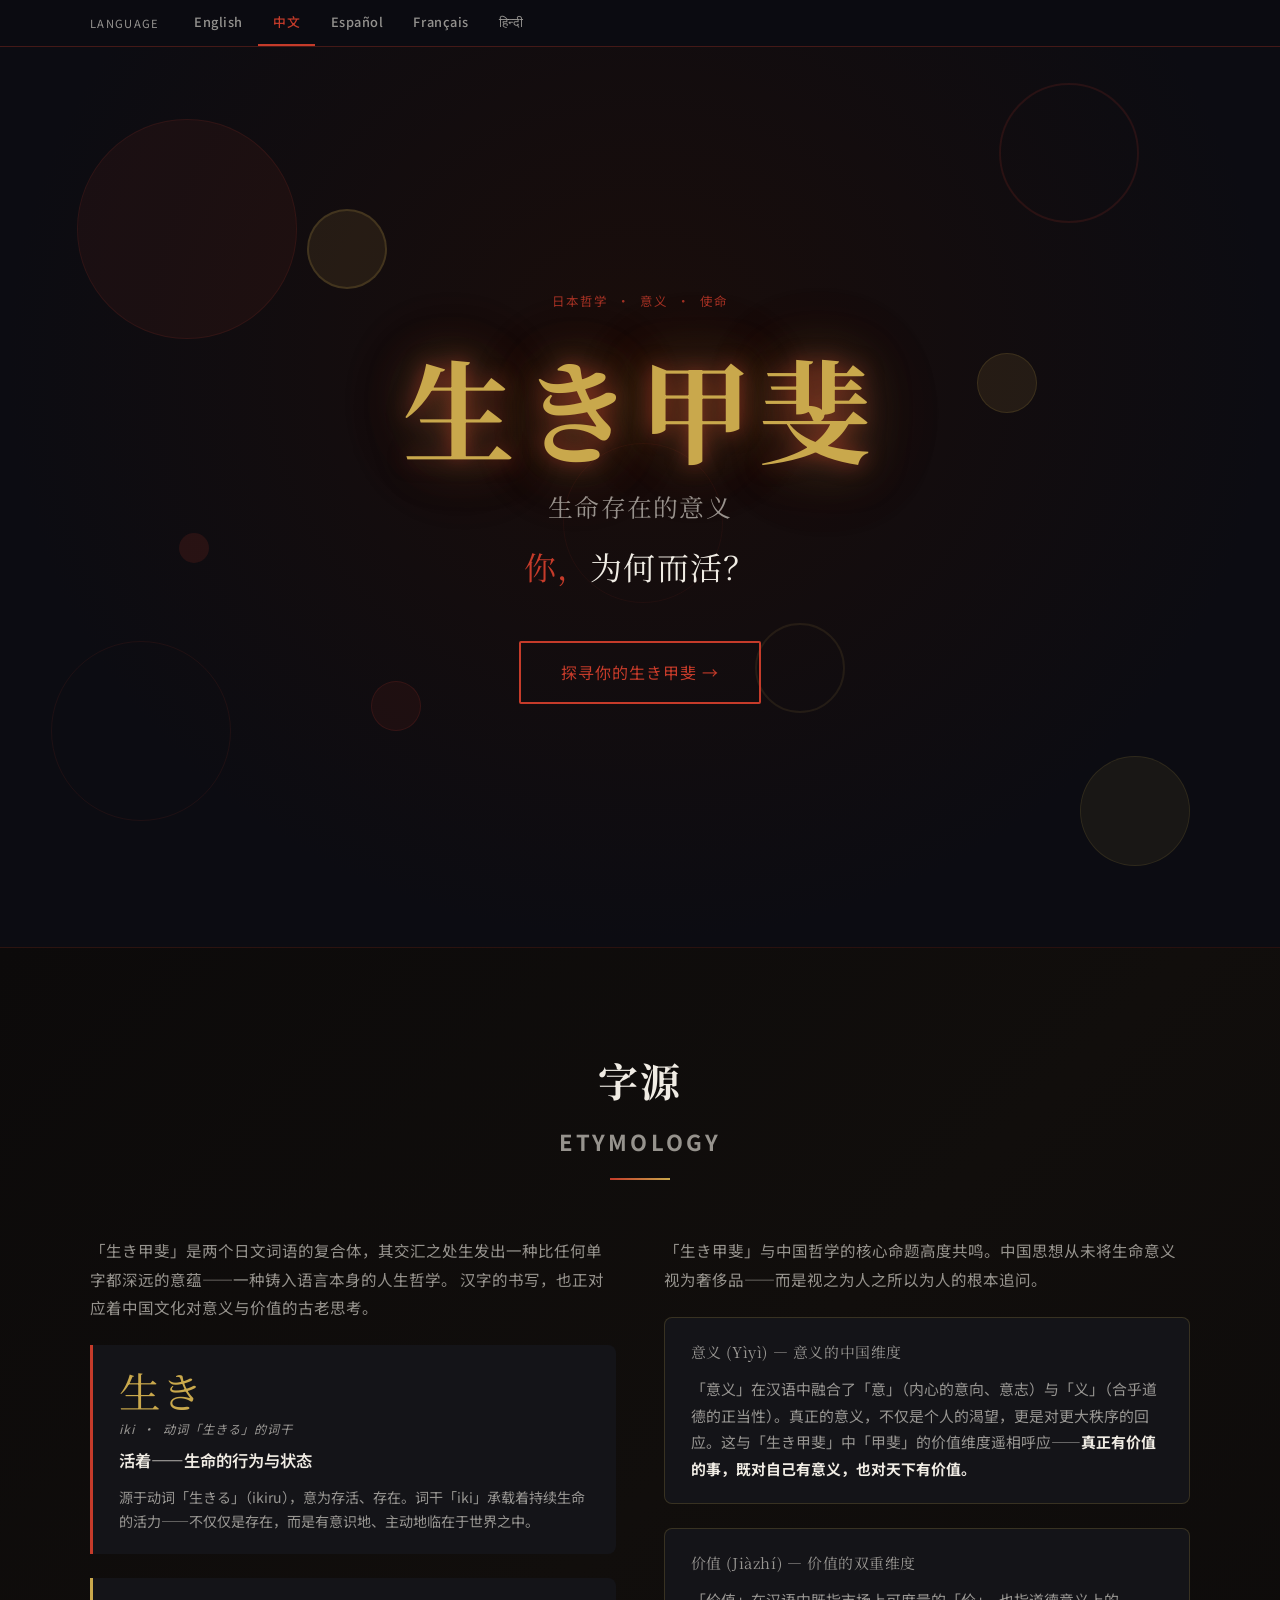
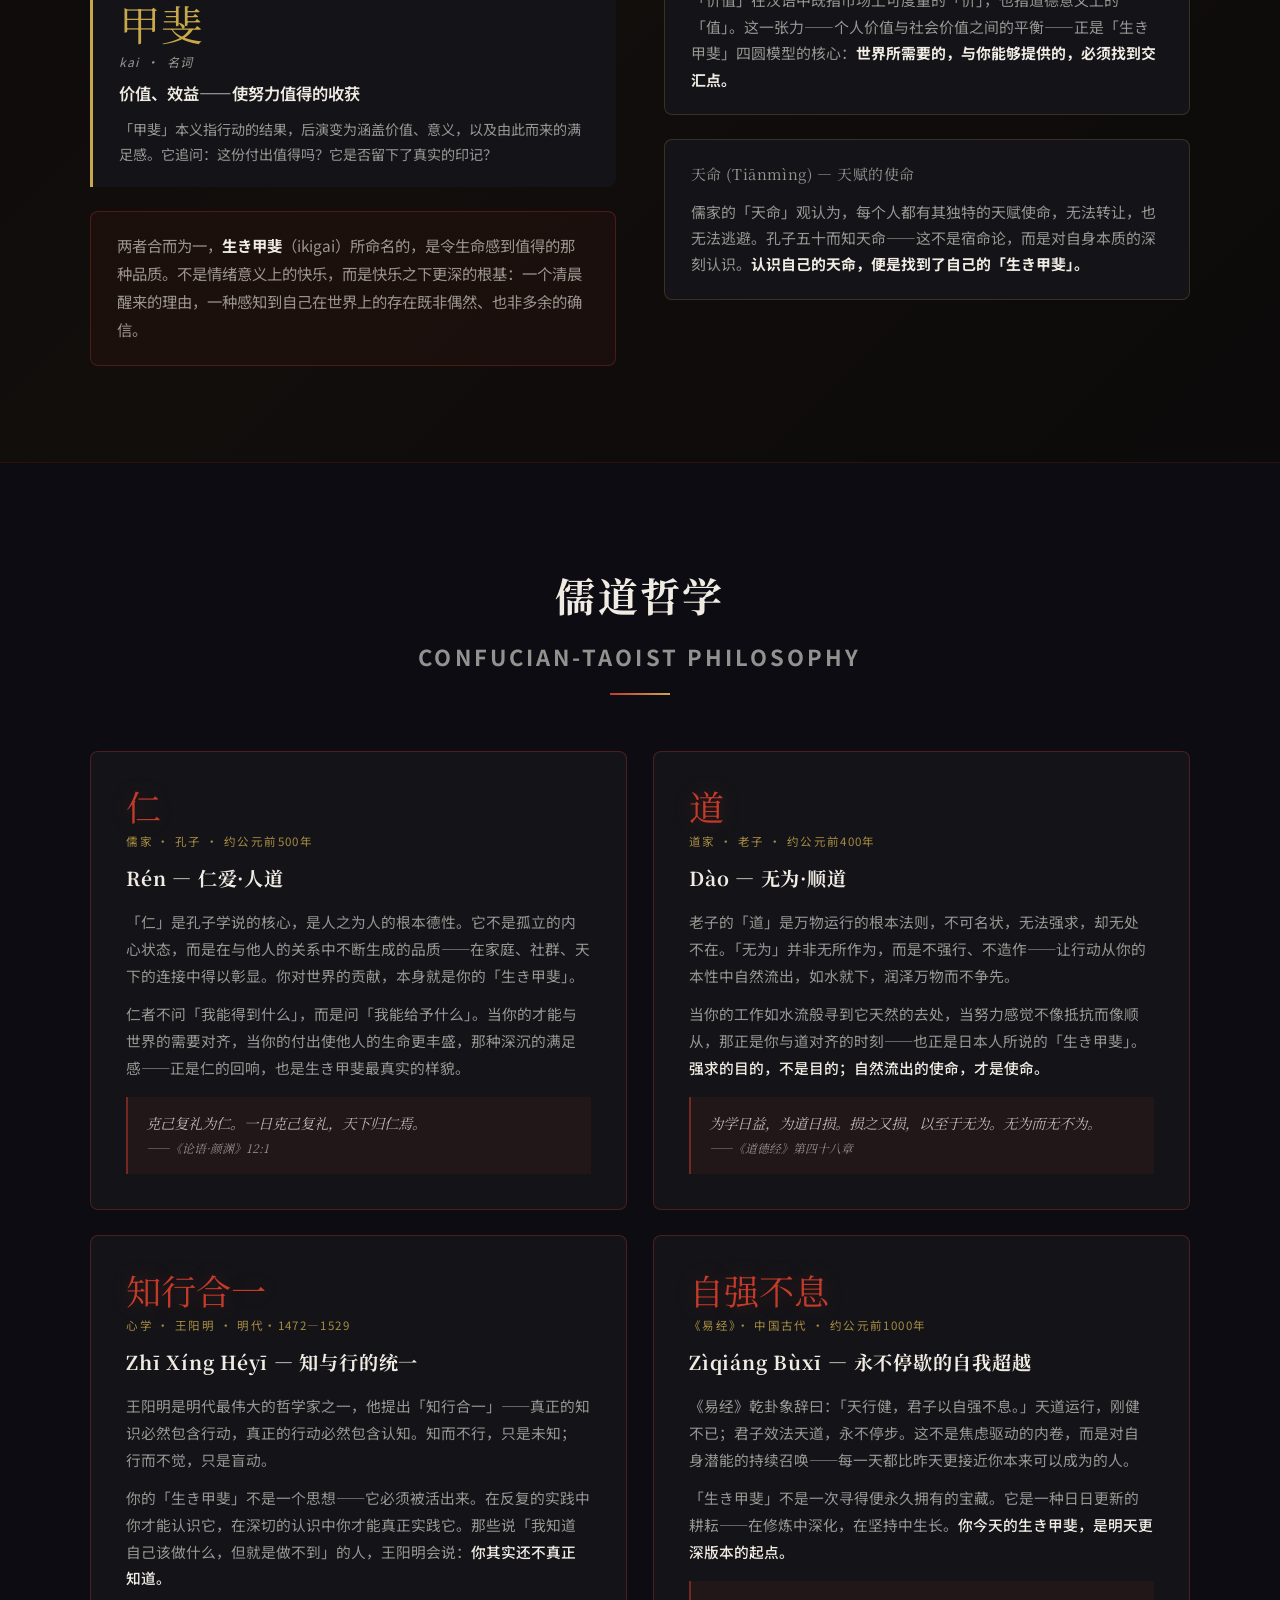
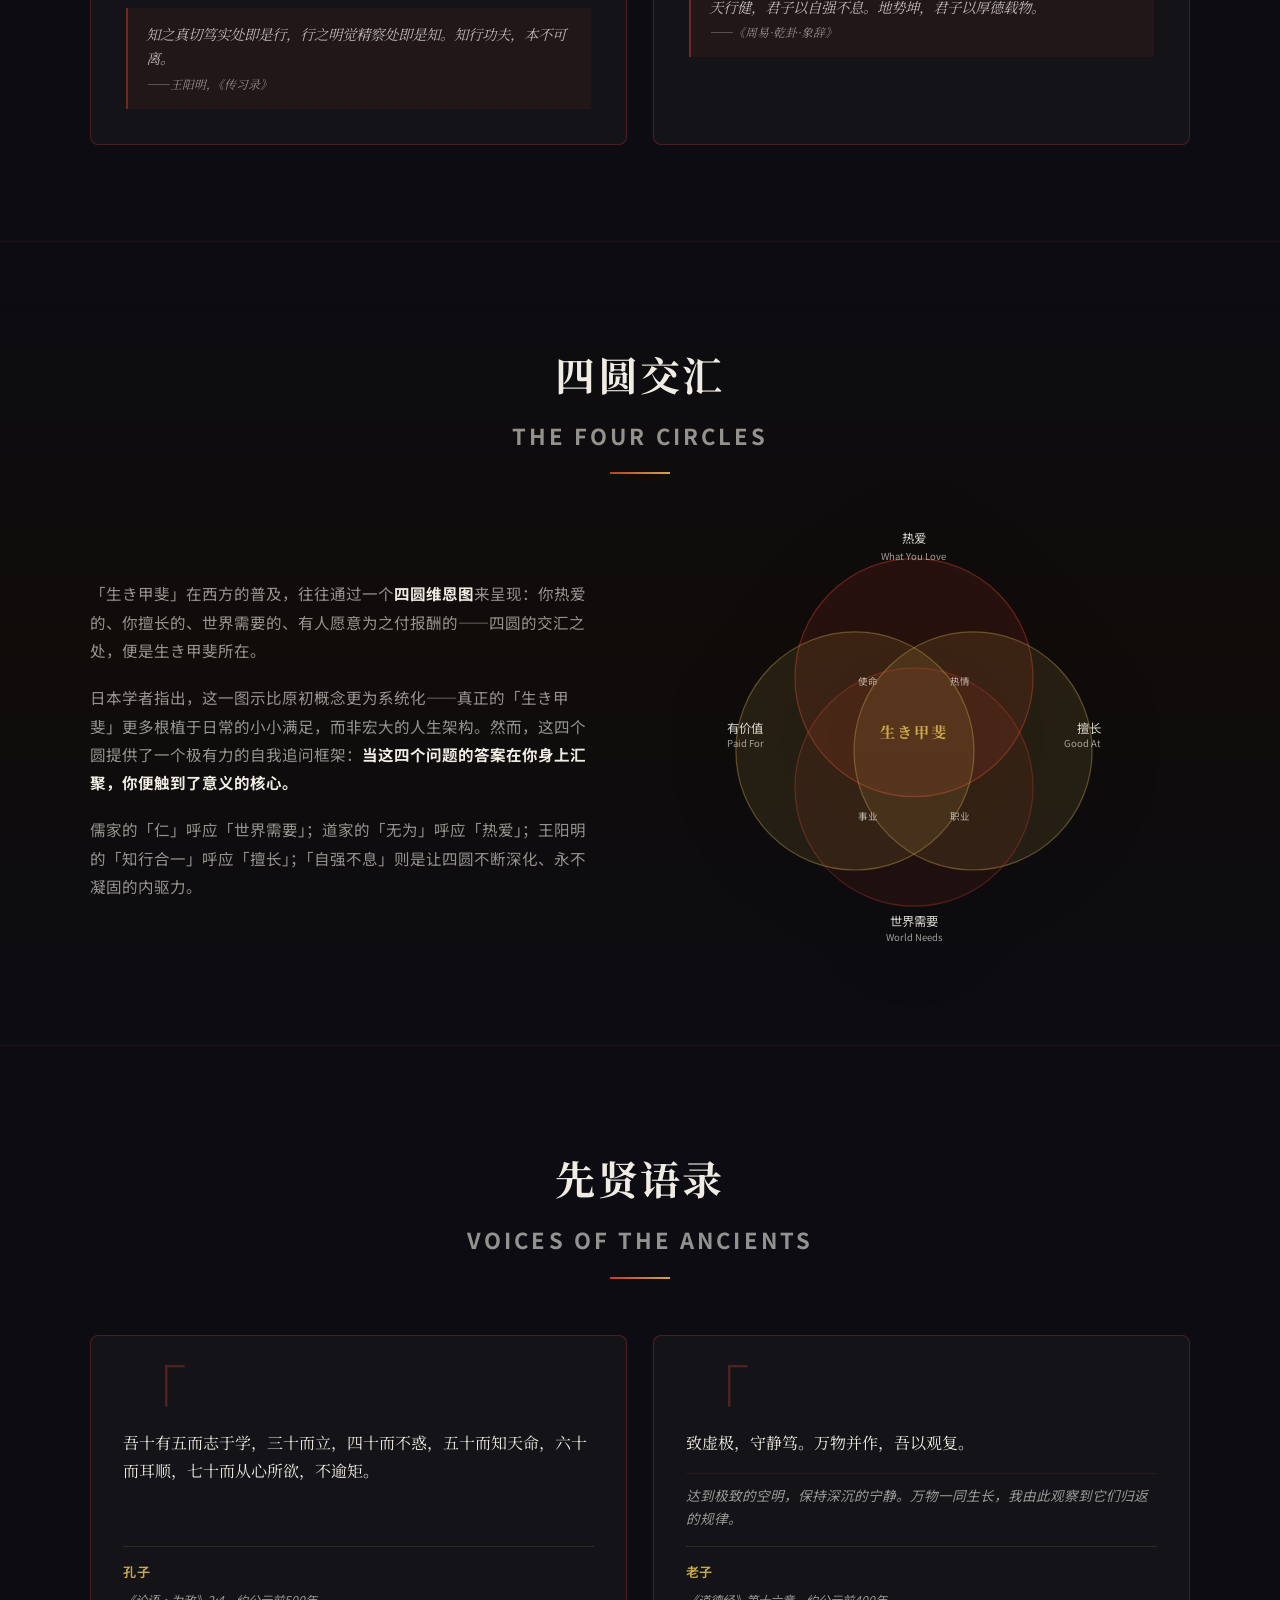
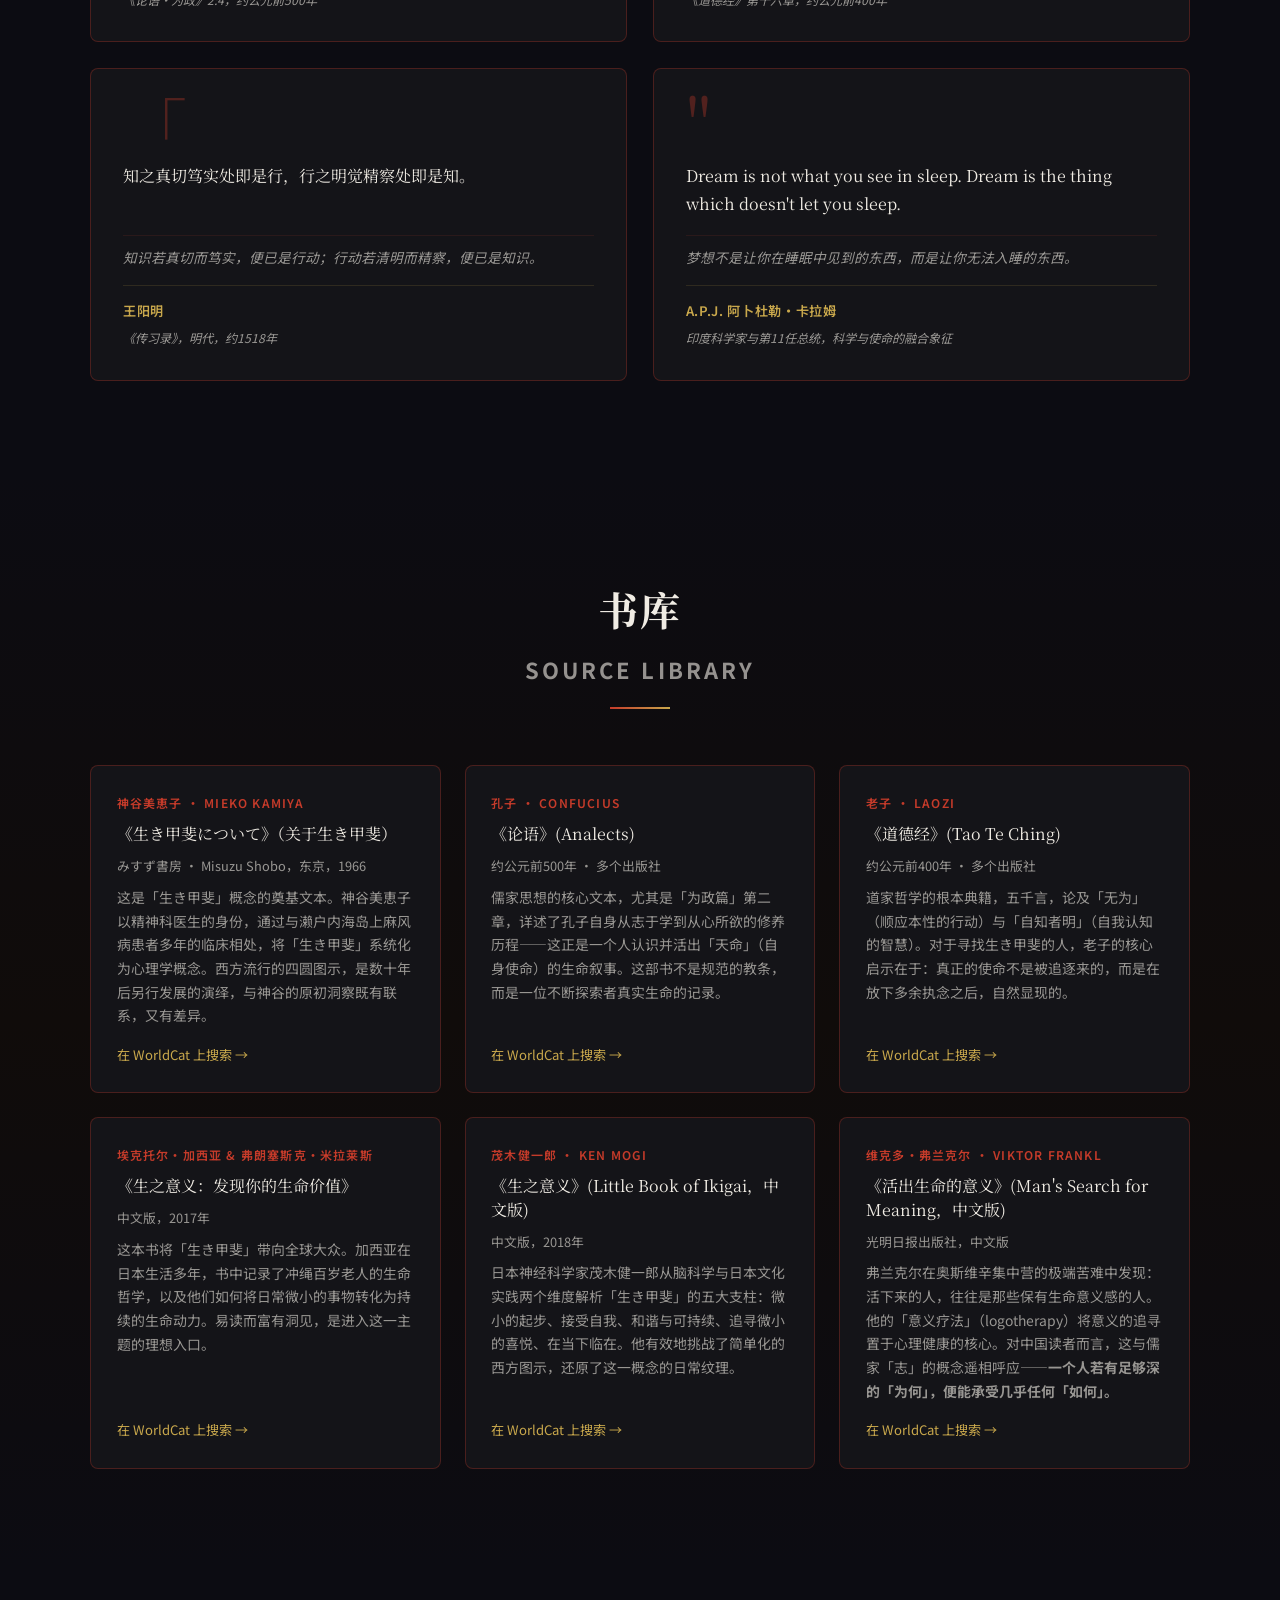
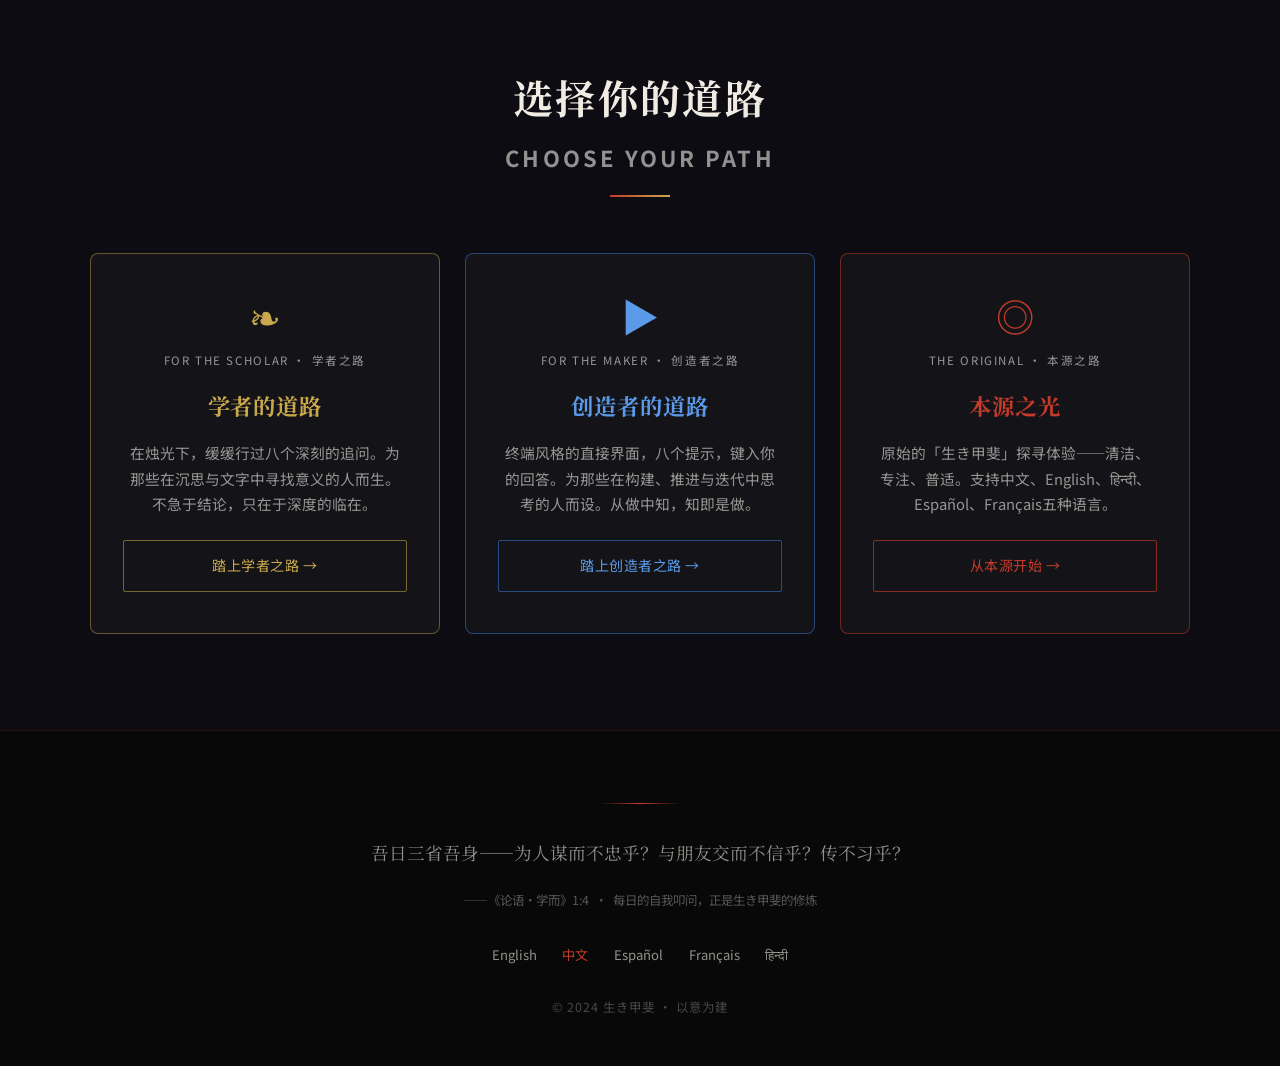
<file: ikigai-app/frontend/marketing-zh.html>
<!DOCTYPE html>
<html lang="zh-Hans">
<head>
  <meta charset="UTF-8" />
  <meta name="viewport" content="width=device-width, initial-scale=1.0" />
  <title>生き甲斐 · 生命存在的意义 — 探寻你活着的理由</title>
  <meta name="description" content="生き甲斐：日本关于生命意义的哲学。博大精深，历史悠久，为有志之士深入探究工作与生命背后的本质意义而生。" />
  <link rel="preconnect" href="https://fonts.googleapis.com" />
  <link rel="preconnect" href="https://fonts.gstatic.com" crossorigin />
  <link href="https://fonts.googleapis.com/css2?family=Noto+Serif+SC:wght@400;600;700&family=Noto+Sans+SC:wght@300;400;500&display=swap" rel="stylesheet" />
  <style>
    :root {
      --bg:          #0c0c12;
      --accent:      #c53b2a;
      --gold:        #c9a84c;
      --text:        #f0ece4;
      --muted:       rgba(240,236,228,0.60);
      --card-bg:     #141418;
      --border:      rgba(197,59,42,0.30);
      --serif:       'Noto Serif SC', 'Songti SC', 'SimSun', Georgia, serif;
      --sans:        'Noto Sans SC', 'PingFang SC', 'Microsoft YaHei', system-ui, sans-serif;
      --ease:        0.28s ease;
      --r:           8px;
      --max:         1100px;
    }

    *, *::before, *::after { box-sizing: border-box; margin: 0; padding: 0; }
    html { scroll-behavior: smooth; }
    body {
      background: var(--bg);
      color: var(--text);
      font-family: var(--sans);
      font-size: 16px;
      line-height: 1.80;
      overflow-x: hidden;
    }
    a { color: var(--gold); text-decoration: none; transition: color var(--ease), opacity var(--ease); }

    .container { max-width: var(--max); margin: 0 auto; width: 100%; }

    /* ── PAPER GRAIN TEXTURE ───────────────────────── */
    .grain {
      background-image:
        repeating-linear-gradient(
          0deg,
          transparent,
          transparent 2px,
          rgba(197,59,42,0.012) 2px,
          rgba(197,59,42,0.012) 4px
        ),
        repeating-linear-gradient(
          90deg,
          transparent,
          transparent 3px,
          rgba(201,168,76,0.008) 3px,
          rgba(201,168,76,0.008) 6px
        );
    }

    /* ── LANGUAGE NAV ───────────────────────────────── */
    .lang-nav {
      position: sticky;
      top: 0;
      z-index: 100;
      background: rgba(12,12,18,0.92);
      backdrop-filter: blur(14px);
      -webkit-backdrop-filter: blur(14px);
      border-bottom: 1px solid var(--border);
      padding: 0 2rem;
    }
    .lang-nav .container {
      display: flex;
      align-items: center;
      gap: 0;
      height: 46px;
    }
    .lang-nav-label {
      font-size: 0.70rem;
      letter-spacing: 0.12em;
      text-transform: uppercase;
      color: var(--muted);
      margin-right: 1.2rem;
      font-family: var(--sans);
    }
    .lang-link {
      display: inline-flex;
      align-items: center;
      height: 46px;
      padding: 0 0.95rem;
      font-size: 0.80rem;
      font-weight: 500;
      letter-spacing: 0.04em;
      color: var(--muted);
      border-bottom: 2px solid transparent;
      transition: color var(--ease), border-color var(--ease);
      font-family: var(--sans);
    }
    .lang-link:hover { color: var(--text); }
    .lang-link--active { color: var(--accent); border-bottom-color: var(--accent); }

    /* ── SECTION HEADING ────────────────────────────── */
    .section-heading {
      font-family: var(--serif);
      font-size: clamp(1.7rem, 4vw, 2.5rem);
      color: var(--text);
      text-align: center;
      margin-bottom: 3.5rem;
      position: relative;
      padding-bottom: 1.2rem;
      letter-spacing: 0.06em;
    }
    .section-heading::after {
      content: '';
      display: block;
      position: absolute;
      bottom: 0; left: 50%;
      transform: translateX(-50%);
      width: 60px; height: 2px;
      background: linear-gradient(90deg, var(--accent), var(--gold));
    }
    .section-heading .en {
      font-size: 0.55em;
      color: var(--muted);
      letter-spacing: 0.14em;
      text-transform: uppercase;
      display: block;
      margin-top: 0.35rem;
      font-family: var(--sans);
    }

    /* ── HERO ───────────────────────────────────────── */
    .hero {
      position: relative;
      overflow: hidden;
      min-height: 100vh;
      display: flex;
      align-items: center;
      justify-content: center;
      text-align: center;
      padding: 4rem 2rem;
      background: radial-gradient(ellipse at 50% 35%, #1a0d0a 0%, var(--bg) 70%);
    }
    .hero-bg { position: absolute; inset: 0; z-index: 0; pointer-events: none; }
    .hero-circle { position: absolute; border-radius: 50%; }

    @keyframes floatUp    { 0%{transform:translateY(0)scale(1);opacity:.05}100%{transform:translateY(-65px)scale(1.07);opacity:.16} }
    @keyframes floatDrift { 0%{transform:translate(0,0)scale(1);opacity:.05}100%{transform:translate(35px,-55px)scale(1.09);opacity:.14} }
    @keyframes floatSway  { 0%{transform:translate(0,0)rotate(0);opacity:.07}100%{transform:translate(-42px,-38px)rotate(18deg);opacity:.16} }
    @keyframes floatPulse { 0%{transform:scale(1);opacity:.04}100%{transform:scale(1.14);opacity:.14} }

    .hero-circle:nth-child(1)  {width:220px;height:220px;top:8%;left:6%;background:rgba(197,59,42,.07);border:1px solid rgba(197,59,42,.12);animation:floatUp 22s ease-in-out infinite alternate}
    .hero-circle:nth-child(2)  {width:80px;height:80px;top:18%;left:24%;background:rgba(201,168,76,.10);border:2px solid rgba(201,168,76,.18);animation:floatDrift 18s ease-in-out infinite alternate;animation-delay:-3s}
    .hero-circle:nth-child(3)  {width:140px;height:140px;top:4%;right:11%;background:transparent;border:2px solid rgba(197,59,42,.14);animation:floatSway 28s ease-in-out infinite alternate;animation-delay:-8s}
    .hero-circle:nth-child(4)  {width:60px;height:60px;top:34%;right:19%;background:rgba(201,168,76,.10);border:1px solid rgba(201,168,76,.14);animation:floatPulse 15s ease-in-out infinite alternate;animation-delay:-2s}
    .hero-circle:nth-child(5)  {width:180px;height:180px;bottom:14%;left:4%;background:transparent;border:1px solid rgba(197,59,42,.10);animation:floatDrift 35s ease-in-out infinite alternate;animation-delay:-12s}
    .hero-circle:nth-child(6)  {width:50px;height:50px;bottom:24%;left:29%;background:rgba(197,59,42,.08);border:1px solid rgba(197,59,42,.14);animation:floatUp 20s ease-in-out infinite alternate;animation-delay:-5s}
    .hero-circle:nth-child(7)  {width:110px;height:110px;bottom:9%;right:7%;background:rgba(201,168,76,.07);border:1px solid rgba(201,168,76,.12);animation:floatSway 32s ease-in-out infinite alternate;animation-delay:-18s}
    .hero-circle:nth-child(8)  {width:30px;height:30px;top:54%;left:14%;background:rgba(197,59,42,.14);animation:floatPulse 17s ease-in-out infinite alternate;animation-delay:-7s}
    .hero-circle:nth-child(9)  {width:90px;height:90px;top:64%;right:34%;background:transparent;border:2px solid rgba(201,168,76,.10);animation:floatUp 25s ease-in-out infinite alternate;animation-delay:-10s}
    .hero-circle:nth-child(10) {width:160px;height:160px;top:44%;left:44%;background:transparent;border:1px solid rgba(197,59,42,.07);animation:floatDrift 40s ease-in-out infinite alternate;animation-delay:-20s}

    .hero-content { position: relative; z-index: 1; max-width: 780px; }
    .hero-eyebrow {
      font-family: var(--sans);
      font-size: 0.78rem;
      letter-spacing: .14em;
      text-transform: uppercase;
      color: rgba(197,59,42,0.80);
      margin-bottom: 2rem;
    }
    .hero-kanji {
      font-family: var(--serif);
      font-size: clamp(3.2rem, 11vw, 7rem);
      color: var(--gold);
      text-shadow:
        0 0 20px rgba(197,59,42,.55),
        0 0 50px rgba(201,168,76,.40),
        0 0 90px rgba(197,59,42,.22),
        0 0 140px rgba(201,168,76,.10);
      letter-spacing: .06em;
      line-height: 1.10;
      margin-bottom: 1rem;
    }
    .hero-subtitle {
      font-family: var(--serif);
      font-size: clamp(1.05rem, 2.8vw, 1.55rem);
      color: var(--muted);
      margin-bottom: 0.6rem;
      letter-spacing: .05em;
    }
    .hero-tagline {
      font-family: var(--serif);
      font-size: clamp(1.4rem, 3.5vw, 2rem);
      color: var(--text);
      margin-bottom: 2.8rem;
      letter-spacing: .04em;
    }
    .hero-tagline em {
      color: var(--accent);
      font-style: normal;
    }
    .btn-cta {
      display: inline-block;
      padding: .95rem 2.5rem;
      border: 2px solid var(--accent);
      border-radius: 2px;
      color: var(--accent);
      font-family: var(--sans);
      font-size: 1rem;
      letter-spacing: .06em;
      background: transparent;
      transition: background-color var(--ease), color var(--ease), box-shadow var(--ease);
    }
    .btn-cta:hover {
      background: var(--accent);
      color: #f0ece4;
      box-shadow: 0 0 32px rgba(197,59,42,.45);
    }

    /* ── ETYMOLOGY ──────────────────────────────────── */
    .section-etymology {
      padding: 6rem 2rem;
      background: linear-gradient(135deg, #0c0a0a 0%, #110e0c 50%, #0c0a0a 100%);
      border-top: 1px solid rgba(197,59,42,.15);
      border-bottom: 1px solid rgba(197,59,42,.15);
    }
    .etymology-grid { display: grid; grid-template-columns: 1fr 1fr; gap: 3rem; align-items: start; }
    .etymology-block { display: flex; flex-direction: column; gap: 1.5rem; }
    .etymology-intro { color: var(--muted); font-size: .97rem; line-height: 1.82; }
    .kanji-card {
      background: var(--card-bg);
      border-left: 3px solid var(--accent);
      border-radius: 0 var(--r) var(--r) 0;
      padding: 1.3rem 1.6rem;
    }
    .kanji-card.gold-border { border-left-color: var(--gold); }
    .kanji-char {
      font-family: var(--serif);
      font-size: 2.6rem;
      color: var(--gold);
      line-height: 1.2;
      display: block;
      margin-bottom: .2rem;
    }
    .kanji-reading {
      font-size: .76rem;
      color: var(--muted);
      font-style: italic;
      display: block;
      margin-bottom: .35rem;
      letter-spacing: .08em;
      font-family: var(--sans);
    }
    .kanji-meaning {
      font-size: 1.02rem;
      color: var(--text);
      font-weight: 600;
      display: block;
      margin-bottom: .55rem;
    }
    .kanji-note { font-size: .88rem; color: var(--muted); line-height: 1.72; }
    .etymology-compound {
      background: rgba(197,59,42,.06);
      border: 1px solid var(--border);
      border-radius: var(--r);
      padding: 1.3rem 1.6rem;
    }
    .etymology-compound p { font-size: .96rem; color: var(--muted); line-height: 1.82; }
    .etymology-compound strong { color: var(--text); }
    .parallel-block {
      background: var(--card-bg);
      border: 1px solid rgba(201,168,76,.20);
      border-radius: var(--r);
      padding: 1.3rem 1.6rem;
    }
    .parallel-block-title {
      font-family: var(--serif);
      font-size: 1.1rem;
      color: var(--gold);
      margin-bottom: .7rem;
      letter-spacing: .04em;
    }
    .parallel-block p { font-size: .93rem; color: var(--muted); line-height: 1.78; }
    .parallel-block strong { color: var(--text); }

    /* ── PHILOSOPHY CARDS ───────────────────────────── */
    .section-philosophy {
      padding: 6rem 2rem;
      background: var(--bg);
    }
    .philosophy-grid {
      display: grid;
      grid-template-columns: repeat(2, 1fr);
      gap: 1.6rem;
    }
    .card {
      background: var(--card-bg);
      border: 1px solid var(--border);
      border-radius: var(--r);
      padding: 2.2rem;
      transition: transform var(--ease), box-shadow var(--ease), border-color var(--ease);
      position: relative;
      overflow: hidden;
    }
    .card::before {
      content: '';
      position: absolute;
      top: 0; left: 0; right: 0;
      height: 2px;
      background: linear-gradient(90deg, var(--accent), transparent);
      opacity: 0;
      transition: opacity var(--ease);
    }
    .card:hover {
      transform: translateY(-5px);
      box-shadow: 0 10px 40px rgba(197,59,42,.18), 0 2px 12px rgba(0,0,0,.5);
      border-color: rgba(197,59,42,.55);
    }
    .card:hover::before { opacity: 1; }
    .card-concept {
      font-family: var(--serif);
      font-size: 2.2rem;
      color: var(--accent);
      line-height: 1.1;
      margin-bottom: .3rem;
      text-shadow: 0 0 20px rgba(197,59,42,.25);
    }
    .card-eyebrow {
      font-size: .72rem;
      letter-spacing: .12em;
      text-transform: uppercase;
      color: var(--gold);
      opacity: .80;
      margin-bottom: .55rem;
      font-family: var(--sans);
    }
    .card-title {
      font-family: var(--serif);
      font-size: 1.2rem;
      color: var(--text);
      margin-bottom: .9rem;
      letter-spacing: .04em;
    }
    .card-body { font-size: .92rem; color: var(--muted); line-height: 1.82; }
    .card-body em { color: var(--text); font-style: normal; font-weight: 500; }
    .card-quote {
      margin-top: 1rem;
      padding: .85rem 1.1rem;
      background: rgba(197,59,42,.07);
      border-left: 2px solid rgba(197,59,42,.5);
      font-family: var(--serif);
      font-size: .9rem;
      color: rgba(240,236,228,.75);
      line-height: 1.70;
      font-style: italic;
    }

    /* ── VENN DIAGRAM ───────────────────────────────── */
    .section-venn {
      padding: 6rem 2rem;
      background: linear-gradient(180deg, #0c0c12 0%, #100c0a 50%, #0c0c12 100%);
      border-top: 1px solid rgba(197,59,42,.12);
      border-bottom: 1px solid rgba(197,59,42,.12);
    }
    .venn-layout { display: grid; grid-template-columns: 1fr 1.1fr; gap: 3rem; align-items: center; }
    .venn-text { display: flex; flex-direction: column; gap: 1.2rem; }
    .venn-intro { font-size: .97rem; color: var(--muted); line-height: 1.82; }
    .venn-intro strong { color: var(--text); }
    .venn-wrapper { display: flex; justify-content: center; }
    .venn-wrapper svg { max-width: 400px; width: 100%; height: auto; filter: drop-shadow(0 4px 32px rgba(0,0,0,.55)); }

    /* ── QUOTES ─────────────────────────────────────── */
    .section-quotes {
      padding: 6rem 2rem;
      background: var(--bg);
    }
    .quotes-grid {
      display: grid;
      grid-template-columns: repeat(2, 1fr);
      gap: 1.6rem;
    }
    .quote-card {
      background: var(--card-bg);
      border: 1px solid var(--border);
      border-radius: var(--r);
      padding: 2.2rem 2rem 1.8rem;
      display: flex;
      flex-direction: column;
      gap: 1rem;
      transition: transform var(--ease), box-shadow var(--ease), border-color var(--ease);
    }
    .quote-card:hover {
      transform: translateY(-4px);
      box-shadow: 0 8px 32px rgba(197,59,42,.15);
      border-color: rgba(197,59,42,.5);
    }
    .quote-mark {
      font-family: var(--serif);
      font-size: 4rem;
      color: var(--accent);
      opacity: .35;
      line-height: .65;
      user-select: none;
    }
    .quote-text {
      font-family: var(--serif);
      font-size: 1rem;
      color: var(--text);
      line-height: 1.80;
      flex: 1;
    }
    .quote-translation {
      font-size: .85rem;
      color: var(--muted);
      line-height: 1.70;
      font-style: italic;
      padding-top: .6rem;
      border-top: 1px solid rgba(197,59,42,.12);
    }
    .quote-attribution {
      border-top: 1px solid rgba(201,168,76,.15);
      padding-top: .8rem;
    }
    .quote-author {
      font-size: .82rem;
      font-weight: 600;
      letter-spacing: .05em;
      color: var(--gold);
      display: block;
      font-family: var(--sans);
    }
    .quote-source {
      font-size: .76rem;
      color: var(--muted);
      font-style: italic;
    }

    /* ── SOURCE LIBRARY ─────────────────────────────── */
    .section-sources { padding: 6rem 2rem; background: linear-gradient(180deg, #0c0c12 0%, #100c0a 50%, #0c0c12 100%); }
    .sources-grid { display: grid; grid-template-columns: repeat(auto-fill, minmax(290px, 1fr)); gap: 1.5rem; }
    .source-card {
      background: var(--card-bg);
      border: 1px solid var(--border);
      border-radius: var(--r);
      padding: 1.6rem;
      transition: transform var(--ease), box-shadow var(--ease), border-color var(--ease);
      display: flex;
      flex-direction: column;
      gap: .55rem;
    }
    .source-card:hover {
      transform: translateY(-4px);
      box-shadow: 0 8px 32px rgba(197,59,42,.16), 0 2px 8px rgba(0,0,0,.45);
      border-color: rgba(197,59,42,.55);
    }
    .source-author {
      font-size: .75rem;
      text-transform: uppercase;
      letter-spacing: .10em;
      color: var(--accent);
      font-weight: 600;
      font-family: var(--sans);
    }
    .source-title {
      font-family: var(--serif);
      font-size: 1rem;
      color: var(--text);
      line-height: 1.45;
    }
    .source-publisher { font-size: .80rem; color: var(--muted); font-family: var(--sans); }
    .source-note { font-size: .87rem; color: var(--muted); line-height: 1.70; flex: 1; }
    .source-link {
      font-size: .82rem;
      color: var(--gold);
      margin-top: .4rem;
      display: inline-block;
      transition: opacity var(--ease);
      font-family: var(--sans);
    }
    .source-link:hover { opacity: .7; }

    /* ── PATHS ──────────────────────────────────────── */
    .section-paths {
      padding: 6rem 2rem;
      background: var(--bg);
    }
    .paths-grid { display: grid; grid-template-columns: repeat(3, 1fr); gap: 1.6rem; }
    .path-card {
      border-radius: var(--r);
      padding: 2.6rem 2rem;
      background: var(--card-bg);
      border: 1px solid var(--border);
      transition: transform var(--ease), box-shadow var(--ease);
      display: flex;
      flex-direction: column;
      gap: .9rem;
      text-align: center;
    }
    .path-card:hover { transform: translateY(-5px); }
    .path-card--scholar  { border-color: rgba(201,168,76,.45); }
    .path-card--maker    { border-color: rgba(58,123,213,.50); }
    .path-card--original { border-color: rgba(197,59,42,.50); }
    .path-card--scholar:hover  { box-shadow: 0 12px 44px rgba(201,168,76,.20); }
    .path-card--maker:hover    { box-shadow: 0 12px 44px rgba(58,123,213,.22); }
    .path-card--original:hover { box-shadow: 0 12px 44px rgba(197,59,42,.22); }
    .path-icon { font-size: 2.4rem; line-height: 1; margin-bottom: .1rem; }
    .path-icon--scholar  { color: var(--gold); }
    .path-icon--maker    { color: #5a9ae8; }
    .path-icon--original { color: var(--accent); }
    .path-label {
      font-size: .72rem;
      text-transform: uppercase;
      letter-spacing: .14em;
      color: var(--muted);
      font-family: var(--sans);
    }
    .path-title {
      font-family: var(--serif);
      font-size: 1.4rem;
      letter-spacing: .04em;
    }
    .path-title--scholar  { color: var(--gold); }
    .path-title--maker    { color: #5a9ae8; }
    .path-title--original { color: var(--accent); }
    .path-description { font-size: .92rem; color: var(--muted); line-height: 1.75; flex: 1; }
    .btn-path {
      display: inline-block;
      margin-top: .5rem;
      padding: .78rem 1.5rem;
      border-radius: 2px;
      font-size: .88rem;
      letter-spacing: .04em;
      transition: background-color var(--ease), color var(--ease), box-shadow var(--ease);
      font-family: var(--sans);
    }
    .btn-path--scholar  { border: 1px solid rgba(201,168,76,.55); color: var(--gold); }
    .btn-path--scholar:hover  { background: rgba(201,168,76,.12); }
    .btn-path--maker    { border: 1px solid rgba(58,123,213,.55); color: #5a9ae8; }
    .btn-path--maker:hover    { background: rgba(58,123,213,.12); }
    .btn-path--original { border: 1px solid rgba(197,59,42,.65); color: var(--accent); }
    .btn-path--original:hover { background: rgba(197,59,42,.12); }

    /* ── FOOTER ─────────────────────────────────────── */
    .footer {
      padding: 4.5rem 2rem 3rem;
      background: #080808;
      text-align: center;
      border-top: 1px solid rgba(197,59,42,.18);
    }
    .footer-divider {
      width: 80px;
      height: 1px;
      background: linear-gradient(90deg, transparent, var(--accent), transparent);
      margin: 0 auto 2rem;
    }
    .footer-quote {
      font-family: var(--serif);
      font-size: 1.10rem;
      color: var(--muted);
      max-width: 600px;
      margin: 0 auto 1.2rem;
      line-height: 1.88;
    }
    .footer-attribution {
      font-size: .78rem;
      color: rgba(240,236,228,.35);
      margin-bottom: 2rem;
      font-family: var(--sans);
    }
    .footer-lang-links { display: flex; justify-content: center; gap: 1.6rem; margin-bottom: 1.8rem; flex-wrap: wrap; }
    .footer-lang-link { font-size: .82rem; color: var(--muted); transition: color var(--ease); font-family: var(--sans); }
    .footer-lang-link:hover { color: var(--accent); }
    .footer-copyright { font-size: .78rem; color: rgba(240,236,228,.28); letter-spacing: .08em; font-family: var(--sans); }

    /* ── RESPONSIVE ─────────────────────────────────── */
    @media (max-width: 900px) {
      .philosophy-grid { grid-template-columns: 1fr; }
      .venn-layout { grid-template-columns: 1fr; }
      .venn-text { order: 2; }
    }
    @media (max-width: 768px) {
      .etymology-grid  { grid-template-columns: 1fr; gap: 2.5rem; }
      .philosophy-grid { grid-template-columns: 1fr; }
      .paths-grid      { grid-template-columns: 1fr; }
      .sources-grid    { grid-template-columns: 1fr; }
      .quotes-grid     { grid-template-columns: 1fr; }
      .section-etymology, .section-philosophy, .section-sources,
      .section-paths, .section-venn, .section-quotes { padding: 4rem 1.4rem; }
      .hero-circle:nth-child(n+9) { display: none; }
    }
    @media (max-width: 520px) {
      .card, .path-card, .source-card, .quote-card { padding: 1.5rem 1.2rem; }
    }
  </style>
</head>
<body>

  <!-- LANGUAGE NAV -->
  <nav class="lang-nav" aria-label="语言选择">
    <div class="container">
      <span class="lang-nav-label">Language</span>
      <a href="marketing.html"    class="lang-link" lang="en">English</a>
      <a href="marketing-zh.html" class="lang-link lang-link--active" lang="zh">中文</a>
      <a href="marketing-es.html" class="lang-link" lang="es">Español</a>
      <a href="marketing-fr.html" class="lang-link" lang="fr">Français</a>
      <a href="marketing-hi.html" class="lang-link" lang="hi">हिन्दी</a>
    </div>
  </nav>


  <!-- HERO -->
  <section class="hero">
    <div class="hero-bg" aria-hidden="true">
      <div class="hero-circle"></div><div class="hero-circle"></div>
      <div class="hero-circle"></div><div class="hero-circle"></div>
      <div class="hero-circle"></div><div class="hero-circle"></div>
      <div class="hero-circle"></div><div class="hero-circle"></div>
      <div class="hero-circle"></div><div class="hero-circle"></div>
    </div>
    <div class="hero-content">
      <p class="hero-eyebrow">日本哲学 &nbsp;·&nbsp; 意义 &nbsp;·&nbsp; 使命</p>
      <h1 class="hero-kanji">生き甲斐</h1>
      <p class="hero-subtitle">生命存在的意义</p>
      <p class="hero-tagline"><em>你，</em>为何而活？</p>
      <a href="index.html" class="btn-cta">探寻你的生き甲斐 →</a>
    </div>
  </section>


  <!-- ETYMOLOGY 字源 -->
  <section class="section-etymology">
    <div class="container">
      <h2 class="section-heading">字源<span class="en">Etymology</span></h2>
      <div class="etymology-grid">

        <div class="etymology-block">
          <p class="etymology-intro">
            「生き甲斐」是两个日文词语的复合体，其交汇之处生发出一种比任何单字都深远的意蕴——一种铸入语言本身的人生哲学。
            汉字的书写，也正对应着中国文化对意义与价值的古老思考。
          </p>

          <div class="kanji-card">
            <span class="kanji-char">生き</span>
            <span class="kanji-reading">iki &nbsp;·&nbsp; 动词「生きる」的词干</span>
            <span class="kanji-meaning">活着——生命的行为与状态</span>
            <p class="kanji-note">源于动词「生きる」（ikiru），意为存活、存在。词干「iki」承载着持续生命的活力——不仅仅是存在，而是有意识地、主动地临在于世界之中。</p>
          </div>

          <div class="kanji-card gold-border">
            <span class="kanji-char">甲斐</span>
            <span class="kanji-reading">kai &nbsp;·&nbsp; 名词</span>
            <span class="kanji-meaning">价值、效益——使努力值得的收获</span>
            <p class="kanji-note">「甲斐」本义指行动的结果，后演变为涵盖价值、意义，以及由此而来的满足感。它追问：这份付出值得吗？它是否留下了真实的印记？</p>
          </div>

          <div class="etymology-compound">
            <p>两者合而为一，<strong>生き甲斐</strong>（ikigai）所命名的，是令生命感到值得的那种品质。不是情绪意义上的快乐，而是快乐之下更深的根基：一个清晨醒来的理由，一种感知到自己在世界上的存在既非偶然、也非多余的确信。</p>
          </div>
        </div>

        <div class="etymology-block">
          <p class="etymology-intro">
            「生き甲斐」与中国哲学的核心命题高度共鸣。中国思想从未将生命意义视为奢侈品——而是视之为人之所以为人的根本追问。
          </p>

          <div class="parallel-block">
            <p class="parallel-block-title">意义 (Yìyì) — 意义的中国维度</p>
            <p>「意义」在汉语中融合了「意」（内心的意向、意志）与「义」（合乎道德的正当性）。真正的意义，不仅是个人的渴望，更是对更大秩序的回应。这与「生き甲斐」中「甲斐」的价值维度遥相呼应——<strong>真正有价值的事，既对自己有意义，也对天下有价值。</strong></p>
          </div>

          <div class="parallel-block">
            <p class="parallel-block-title">价值 (Jiàzhí) — 价值的双重维度</p>
            <p>「价值」在汉语中既指市场上可度量的「价」，也指道德意义上的「值」。这一张力——个人价值与社会价值之间的平衡——正是「生き甲斐」四圆模型的核心：<strong>世界所需要的，与你能够提供的，必须找到交汇点。</strong></p>
          </div>

          <div class="parallel-block">
            <p class="parallel-block-title">天命 (Tiānmìng) — 天赋的使命</p>
            <p>儒家的「天命」观认为，每个人都有其独特的天赋使命，无法转让，也无法逃避。孔子五十而知天命——这不是宿命论，而是对自身本质的深刻认识。<strong>认识自己的天命，便是找到了自己的「生き甲斐」。</strong></p>
          </div>
        </div>

      </div>
    </div>
  </section>


  <!-- CONFUCIAN-TAOIST PHILOSOPHY 儒道哲学 -->
  <section class="section-philosophy">
    <div class="container">
      <h2 class="section-heading">儒道哲学<span class="en">Confucian-Taoist Philosophy</span></h2>
      <div class="philosophy-grid">

        <div class="card grain">
          <div class="card-concept">仁</div>
          <p class="card-eyebrow">儒家 · 孔子 · 约公元前500年</p>
          <h3 class="card-title">Rén — 仁爱·人道</h3>
          <p class="card-body">
            「仁」是孔子学说的核心，是人之为人的根本德性。它不是孤立的内心状态，而是在与他人的关系中不断生成的品质——在家庭、社群、天下的连接中得以彰显。你对世界的贡献，本身就是你的「生き甲斐」。
          </p>
          <p class="card-body" style="margin-top:.7rem;">
            仁者不问「我能得到什么」，而是问「我能给予什么」。当你的才能与世界的需要对齐，当你的付出使他人的生命更丰盛，那种深沉的满足感——正是仁的回响，也是生き甲斐最真实的样貌。
          </p>
          <div class="card-quote">
            克己复礼为仁。一日克己复礼，天下归仁焉。
            <br /><span style="font-size:.82em;opacity:.75;">——《论语·颜渊》12:1</span>
          </div>
        </div>

        <div class="card grain">
          <div class="card-concept">道</div>
          <p class="card-eyebrow">道家 · 老子 · 约公元前400年</p>
          <h3 class="card-title">Dào — 无为·顺道</h3>
          <p class="card-body">
            老子的「道」是万物运行的根本法则，不可名状，无法强求，却无处不在。「无为」并非无所作为，而是不强行、不造作——让行动从你的本性中自然流出，如水就下，润泽万物而不争先。
          </p>
          <p class="card-body" style="margin-top:.7rem;">
            当你的工作如水流般寻到它天然的去处，当努力感觉不像抵抗而像顺从，那正是你与道对齐的时刻——也正是日本人所说的「生き甲斐」。<em>强求的目的，不是目的；自然流出的使命，才是使命。</em>
          </p>
          <div class="card-quote">
            为学日益，为道日损。损之又损，以至于无为。无为而无不为。
            <br /><span style="font-size:.82em;opacity:.75;">——《道德经》第四十八章</span>
          </div>
        </div>

        <div class="card grain">
          <div class="card-concept">知行合一</div>
          <p class="card-eyebrow">心学 · 王阳明 · 明代·1472—1529</p>
          <h3 class="card-title">Zhī Xíng Héyī — 知与行的统一</h3>
          <p class="card-body">
            王阳明是明代最伟大的哲学家之一，他提出「知行合一」——真正的知识必然包含行动，真正的行动必然包含认知。知而不行，只是未知；行而不觉，只是盲动。
          </p>
          <p class="card-body" style="margin-top:.7rem;">
            你的「生き甲斐」不是一个思想——它必须被活出来。在反复的实践中你才能认识它，在深切的认识中你才能真正实践它。那些说「我知道自己该做什么，但就是做不到」的人，王阳明会说：<em>你其实还不真正知道。</em>
          </p>
          <div class="card-quote">
            知之真切笃实处即是行，行之明觉精察处即是知。知行功夫，本不可离。
            <br /><span style="font-size:.82em;opacity:.75;">——王阳明，《传习录》</span>
          </div>
        </div>

        <div class="card grain">
          <div class="card-concept">自强不息</div>
          <p class="card-eyebrow">《易经》· 中国古代 · 约公元前1000年</p>
          <h3 class="card-title">Zìqiáng Bùxī — 永不停歇的自我超越</h3>
          <p class="card-body">
            《易经》乾卦象辞曰：「天行健，君子以自强不息。」天道运行，刚健不已；君子效法天道，永不停步。这不是焦虑驱动的内卷，而是对自身潜能的持续召唤——每一天都比昨天更接近你本来可以成为的人。
          </p>
          <p class="card-body" style="margin-top:.7rem;">
            「生き甲斐」不是一次寻得便永久拥有的宝藏。它是一种日日更新的耕耘——在修炼中深化，在坚持中生长。<em>你今天的生き甲斐，是明天更深版本的起点。</em>
          </p>
          <div class="card-quote">
            天行健，君子以自强不息。地势坤，君子以厚德载物。
            <br /><span style="font-size:.82em;opacity:.75;">——《周易·乾卦·象辞》</span>
          </div>
        </div>

      </div>
    </div>
  </section>


  <!-- VENN DIAGRAM 四圆交汇 -->
  <section class="section-venn">
    <div class="container">
      <h2 class="section-heading">四圆交汇<span class="en">The Four Circles</span></h2>
      <div class="venn-layout">

        <div class="venn-text">
          <p class="venn-intro">
            「生き甲斐」在西方的普及，往往通过一个<strong>四圆维恩图</strong>来呈现：你热爱的、你擅长的、世界需要的、有人愿意为之付报酬的——四圆的交汇之处，便是生き甲斐所在。
          </p>
          <p class="venn-intro">
            日本学者指出，这一图示比原初概念更为系统化——真正的「生き甲斐」更多根植于日常的小小满足，而非宏大的人生架构。然而，这四个圆提供了一个极有力的自我追问框架：<strong>当这四个问题的答案在你身上汇聚，你便触到了意义的核心。</strong>
          </p>
          <p class="venn-intro">
            儒家的「仁」呼应「世界需要」；道家的「无为」呼应「热爱」；王阳明的「知行合一」呼应「擅长」；「自强不息」则是让四圆不断深化、永不凝固的内驱力。
          </p>
        </div>

        <div class="venn-wrapper">
          <svg viewBox="0 0 420 440" xmlns="http://www.w3.org/2000/svg" role="img" aria-label="生き甲斐维恩图，四圆：热爱、擅长、世界需要、有价值">
            <!-- Four overlapping circles -->
            <circle cx="210" cy="155" r="125" fill="#c53b2a" fill-opacity=".13" stroke="#c53b2a" stroke-width="1.3" stroke-opacity=".45"/>
            <circle cx="272" cy="232" r="125" fill="#c9a84c" fill-opacity=".12" stroke="#c9a84c" stroke-width="1.3" stroke-opacity=".40"/>
            <circle cx="210" cy="270" r="125" fill="#c53b2a" fill-opacity=".10" stroke="#c53b2a" stroke-width="1.3" stroke-opacity=".35"/>
            <circle cx="148" cy="232" r="125" fill="#c9a84c" fill-opacity=".12" stroke="#c9a84c" stroke-width="1.3" stroke-opacity=".40"/>
            <!-- Labels: outer -->
            <text x="210" y="14"  text-anchor="middle" font-family="'Noto Sans SC',sans-serif" font-size="13" fill="#f0ece4" opacity=".90">热爱</text>
            <text x="210" y="31"  text-anchor="middle" font-family="'Noto Sans SC',sans-serif" font-size="10" fill="#f0ece4" opacity=".65">What You Love</text>
            <text x="406" y="213" text-anchor="end"    font-family="'Noto Sans SC',sans-serif" font-size="13" fill="#f0ece4" opacity=".90">擅长</text>
            <text x="406" y="228" text-anchor="end"    font-family="'Noto Sans SC',sans-serif" font-size="10" fill="#f0ece4" opacity=".65">Good At</text>
            <text x="210" y="416" text-anchor="middle" font-family="'Noto Sans SC',sans-serif" font-size="13" fill="#f0ece4" opacity=".90">世界需要</text>
            <text x="210" y="432" text-anchor="middle" font-family="'Noto Sans SC',sans-serif" font-size="10" fill="#f0ece4" opacity=".65">World Needs</text>
            <text x="14"  y="213" text-anchor="start"  font-family="'Noto Sans SC',sans-serif" font-size="13" fill="#f0ece4" opacity=".90">有价值</text>
            <text x="14"  y="228" text-anchor="start"  font-family="'Noto Sans SC',sans-serif" font-size="10" fill="#f0ece4" opacity=".65">Paid For</text>
            <!-- Intersection labels -->
            <text x="258" y="163" text-anchor="middle" font-family="'Noto Sans SC',sans-serif" font-size="10" fill="#f0ece4" opacity=".70">热情</text>
            <text x="162" y="163" text-anchor="middle" font-family="'Noto Sans SC',sans-serif" font-size="10" fill="#f0ece4" opacity=".70">使命</text>
            <text x="162" y="305" text-anchor="middle" font-family="'Noto Sans SC',sans-serif" font-size="10" fill="#f0ece4" opacity=".70">事业</text>
            <text x="258" y="305" text-anchor="middle" font-family="'Noto Sans SC',sans-serif" font-size="10" fill="#f0ece4" opacity=".70">职业</text>
            <!-- Center label -->
            <text x="210" y="218" text-anchor="middle" font-family="'Noto Serif SC',serif" font-size="16" font-weight="700" fill="#c9a84c" letter-spacing="2">生き甲斐</text>
          </svg>
        </div>

      </div>
    </div>
  </section>


  <!-- QUOTES 先贤语录 -->
  <section class="section-quotes">
    <div class="container">
      <h2 class="section-heading">先贤语录<span class="en">Voices of the Ancients</span></h2>
      <div class="quotes-grid">

        <div class="quote-card">
          <div class="quote-mark" aria-hidden="true">「</div>
          <p class="quote-text">
            吾十有五而志于学，三十而立，四十而不惑，五十而知天命，六十而耳顺，七十而从心所欲，不逾矩。
          </p>
          <div class="quote-attribution">
            <span class="quote-author">孔子</span>
            <span class="quote-source">《论语·为政》2:4，约公元前500年</span>
          </div>
        </div>

        <div class="quote-card">
          <div class="quote-mark" aria-hidden="true">「</div>
          <p class="quote-text">
            致虚极，守静笃。万物并作，吾以观复。
          </p>
          <div class="quote-translation">
            达到极致的空明，保持深沉的宁静。万物一同生长，我由此观察到它们归返的规律。
          </div>
          <div class="quote-attribution">
            <span class="quote-author">老子</span>
            <span class="quote-source">《道德经》第十六章，约公元前400年</span>
          </div>
        </div>

        <div class="quote-card">
          <div class="quote-mark" aria-hidden="true">「</div>
          <p class="quote-text">
            知之真切笃实处即是行，行之明觉精察处即是知。
          </p>
          <div class="quote-translation">
            知识若真切而笃实，便已是行动；行动若清明而精察，便已是知识。
          </div>
          <div class="quote-attribution">
            <span class="quote-author">王阳明</span>
            <span class="quote-source">《传习录》，明代，约1518年</span>
          </div>
        </div>

        <div class="quote-card">
          <div class="quote-mark" aria-hidden="true">"</div>
          <p class="quote-text" lang="en">
            Dream is not what you see in sleep. Dream is the thing which doesn't let you sleep.
          </p>
          <div class="quote-translation">
            梦想不是让你在睡眠中见到的东西，而是让你无法入睡的东西。
          </div>
          <div class="quote-attribution">
            <span class="quote-author">A.P.J. 阿卜杜勒·卡拉姆</span>
            <span class="quote-source">印度科学家与第11任总统，科学与使命的融合象征</span>
          </div>
        </div>

      </div>
    </div>
  </section>


  <!-- SOURCE LIBRARY 书库 -->
  <section class="section-sources">
    <div class="container">
      <h2 class="section-heading">书库<span class="en">Source Library</span></h2>
      <div class="sources-grid">

        <div class="source-card">
          <span class="source-author">神谷美恵子 · Mieko Kamiya</span>
          <span class="source-title">《生き甲斐について》（关于生き甲斐）</span>
          <span class="source-publisher">みすず書房 · Misuzu Shobo，东京，1966</span>
          <p class="source-note">这是「生き甲斐」概念的奠基文本。神谷美恵子以精神科医生的身份，通过与濑户内海岛上麻风病患者多年的临床相处，将「生き甲斐」系统化为心理学概念。西方流行的四圆图示，是数十年后另行发展的演绎，与神谷的原初洞察既有联系，又有差异。</p>
          <a href="https://www.worldcat.org/search?q=Ikigai-ni-tsuite+Kamiya+Mieko" class="source-link" target="_blank" rel="noopener noreferrer">在 WorldCat 上搜索 →</a>
        </div>

        <div class="source-card">
          <span class="source-author">孔子 · Confucius</span>
          <span class="source-title">《论语》(Analects)</span>
          <span class="source-publisher">约公元前500年 · 多个出版社</span>
          <p class="source-note">儒家思想的核心文本，尤其是「为政篇」第二章，详述了孔子自身从志于学到从心所欲的修养历程——这正是一个人认识并活出「天命」（自身使命）的生命叙事。这部书不是规范的教条，而是一位不断探索者真实生命的记录。</p>
          <a href="https://www.worldcat.org/search?q=%E8%AE%BA%E8%AF%AD+%E5%AD%94%E5%AD%90+Analects" class="source-link" target="_blank" rel="noopener noreferrer">在 WorldCat 上搜索 →</a>
        </div>

        <div class="source-card">
          <span class="source-author">老子 · Laozi</span>
          <span class="source-title">《道德经》(Tao Te Ching)</span>
          <span class="source-publisher">约公元前400年 · 多个出版社</span>
          <p class="source-note">道家哲学的根本典籍，五千言，论及「无为」（顺应本性的行动）与「自知者明」（自我认知的智慧）。对于寻找生き甲斐的人，老子的核心启示在于：真正的使命不是被追逐来的，而是在放下多余执念之后，自然显现的。</p>
          <a href="https://www.worldcat.org/search?q=%E9%81%93%E5%BE%B7%E7%BB%8F+%E8%80%81%E5%AD%90+Tao+Te+Ching" class="source-link" target="_blank" rel="noopener noreferrer">在 WorldCat 上搜索 →</a>
        </div>

        <div class="source-card">
          <span class="source-author">埃克托尔·加西亚 &amp; 弗朗塞斯克·米拉莱斯</span>
          <span class="source-title">《生之意义：发现你的生命价值》</span>
          <span class="source-publisher">中文版，2017年</span>
          <p class="source-note">这本书将「生き甲斐」带向全球大众。加西亚在日本生活多年，书中记录了冲绳百岁老人的生命哲学，以及他们如何将日常微小的事物转化为持续的生命动力。易读而富有洞见，是进入这一主题的理想入口。</p>
          <a href="https://www.worldcat.org/search?q=%E7%94%9F%E4%B9%8B%E6%84%8F%E4%B9%89+%E7%94%9F%E5%91%BD%E4%BB%B7%E5%80%BC+Garcia+Miralles" class="source-link" target="_blank" rel="noopener noreferrer">在 WorldCat 上搜索 →</a>
        </div>

        <div class="source-card">
          <span class="source-author">茂木健一郎 · Ken Mogi</span>
          <span class="source-title">《生之意义》(Little Book of Ikigai，中文版)</span>
          <span class="source-publisher">中文版，2018年</span>
          <p class="source-note">日本神经科学家茂木健一郎从脑科学与日本文化实践两个维度解析「生き甲斐」的五大支柱：微小的起步、接受自我、和谐与可持续、追寻微小的喜悦、在当下临在。他有效地挑战了简单化的西方图示，还原了这一概念的日常纹理。</p>
          <a href="https://www.worldcat.org/search?q=%E7%94%9F%E4%B9%8B%E6%84%8F%E4%B9%89+%E8%8C%82%E6%9C%A8%E5%81%A5%E4%B8%80%E9%83%8E+Mogi+Ikigai" class="source-link" target="_blank" rel="noopener noreferrer">在 WorldCat 上搜索 →</a>
        </div>

        <div class="source-card">
          <span class="source-author">维克多·弗兰克尔 · Viktor Frankl</span>
          <span class="source-title">《活出生命的意义》(Man's Search for Meaning，中文版)</span>
          <span class="source-publisher">光明日报出版社，中文版</span>
          <p class="source-note">弗兰克尔在奥斯维辛集中营的极端苦难中发现：活下来的人，往往是那些保有生命意义感的人。他的「意义疗法」（logotherapy）将意义的追寻置于心理健康的核心。对中国读者而言，这与儒家「志」的概念遥相呼应——<strong>一个人若有足够深的「为何」，便能承受几乎任何「如何」。</strong></p>
          <a href="https://www.worldcat.org/search?q=%E6%B4%BB%E5%87%BA%E7%94%9F%E5%91%BD%E7%9A%84%E6%84%8F%E4%B9%89+%E5%BC%97%E5%85%B0%E5%85%8B%E5%B0%94+Frankl" class="source-link" target="_blank" rel="noopener noreferrer">在 WorldCat 上搜索 →</a>
        </div>

      </div>
    </div>
  </section>


  <!-- CHOOSE YOUR PATH 选择你的道路 -->
  <section class="section-paths">
    <div class="container">
      <h2 class="section-heading">选择你的道路<span class="en">Choose Your Path</span></h2>
      <div class="paths-grid">

        <div class="path-card path-card--scholar">
          <div class="path-icon path-icon--scholar" aria-hidden="true">❧</div>
          <span class="path-label">For the Scholar · 学者之路</span>
          <h3 class="path-title path-title--scholar">学者的道路</h3>
          <p class="path-description">在烛光下，缓缓行过八个深刻的追问。为那些在沉思与文字中寻找意义的人而生。不急于结论，只在于深度的临在。</p>
          <a href="../themes/scholar/index.html" class="btn-path btn-path--scholar">踏上学者之路 →</a>
        </div>

        <div class="path-card path-card--maker">
          <div class="path-icon path-icon--maker" aria-hidden="true">▶</div>
          <span class="path-label">For the Maker · 创造者之路</span>
          <h3 class="path-title path-title--maker">创造者的道路</h3>
          <p class="path-description">终端风格的直接界面，八个提示，键入你的回答。为那些在构建、推进与迭代中思考的人而设。从做中知，知即是做。</p>
          <a href="../themes/maker/index.html" class="btn-path btn-path--maker">踏上创造者之路 →</a>
        </div>

        <div class="path-card path-card--original">
          <div class="path-icon path-icon--original" aria-hidden="true">◎</div>
          <span class="path-label">The Original · 本源之路</span>
          <h3 class="path-title path-title--original">本源之光</h3>
          <p class="path-description">原始的「生き甲斐」探寻体验——清洁、专注、普适。支持中文、English、हिन्दी、Español、Français五种语言。</p>
          <a href="index.html" class="btn-path btn-path--original">从本源开始 →</a>
        </div>

      </div>
    </div>
  </section>


  <!-- FOOTER -->
  <footer class="footer">
    <div class="footer-divider"></div>
    <p class="footer-quote">
      吾日三省吾身——为人谋而不忠乎？与朋友交而不信乎？传不习乎？
    </p>
    <p class="footer-attribution">——《论语·学而》1:4 &nbsp;·&nbsp; 每日的自我叩问，正是生き甲斐的修炼</p>
    <div class="footer-lang-links">
      <a href="marketing.html"    class="footer-lang-link">English</a>
      <a href="marketing-zh.html" class="footer-lang-link" style="color:var(--accent)">中文</a>
      <a href="marketing-es.html" class="footer-lang-link">Español</a>
      <a href="marketing-fr.html" class="footer-lang-link">Français</a>
      <a href="marketing-hi.html" class="footer-lang-link">हिन्दी</a>
    </div>
    <p class="footer-copyright">© 2024 生き甲斐 · 以意为建</p>
  </footer>

</body>
</html>
</file>
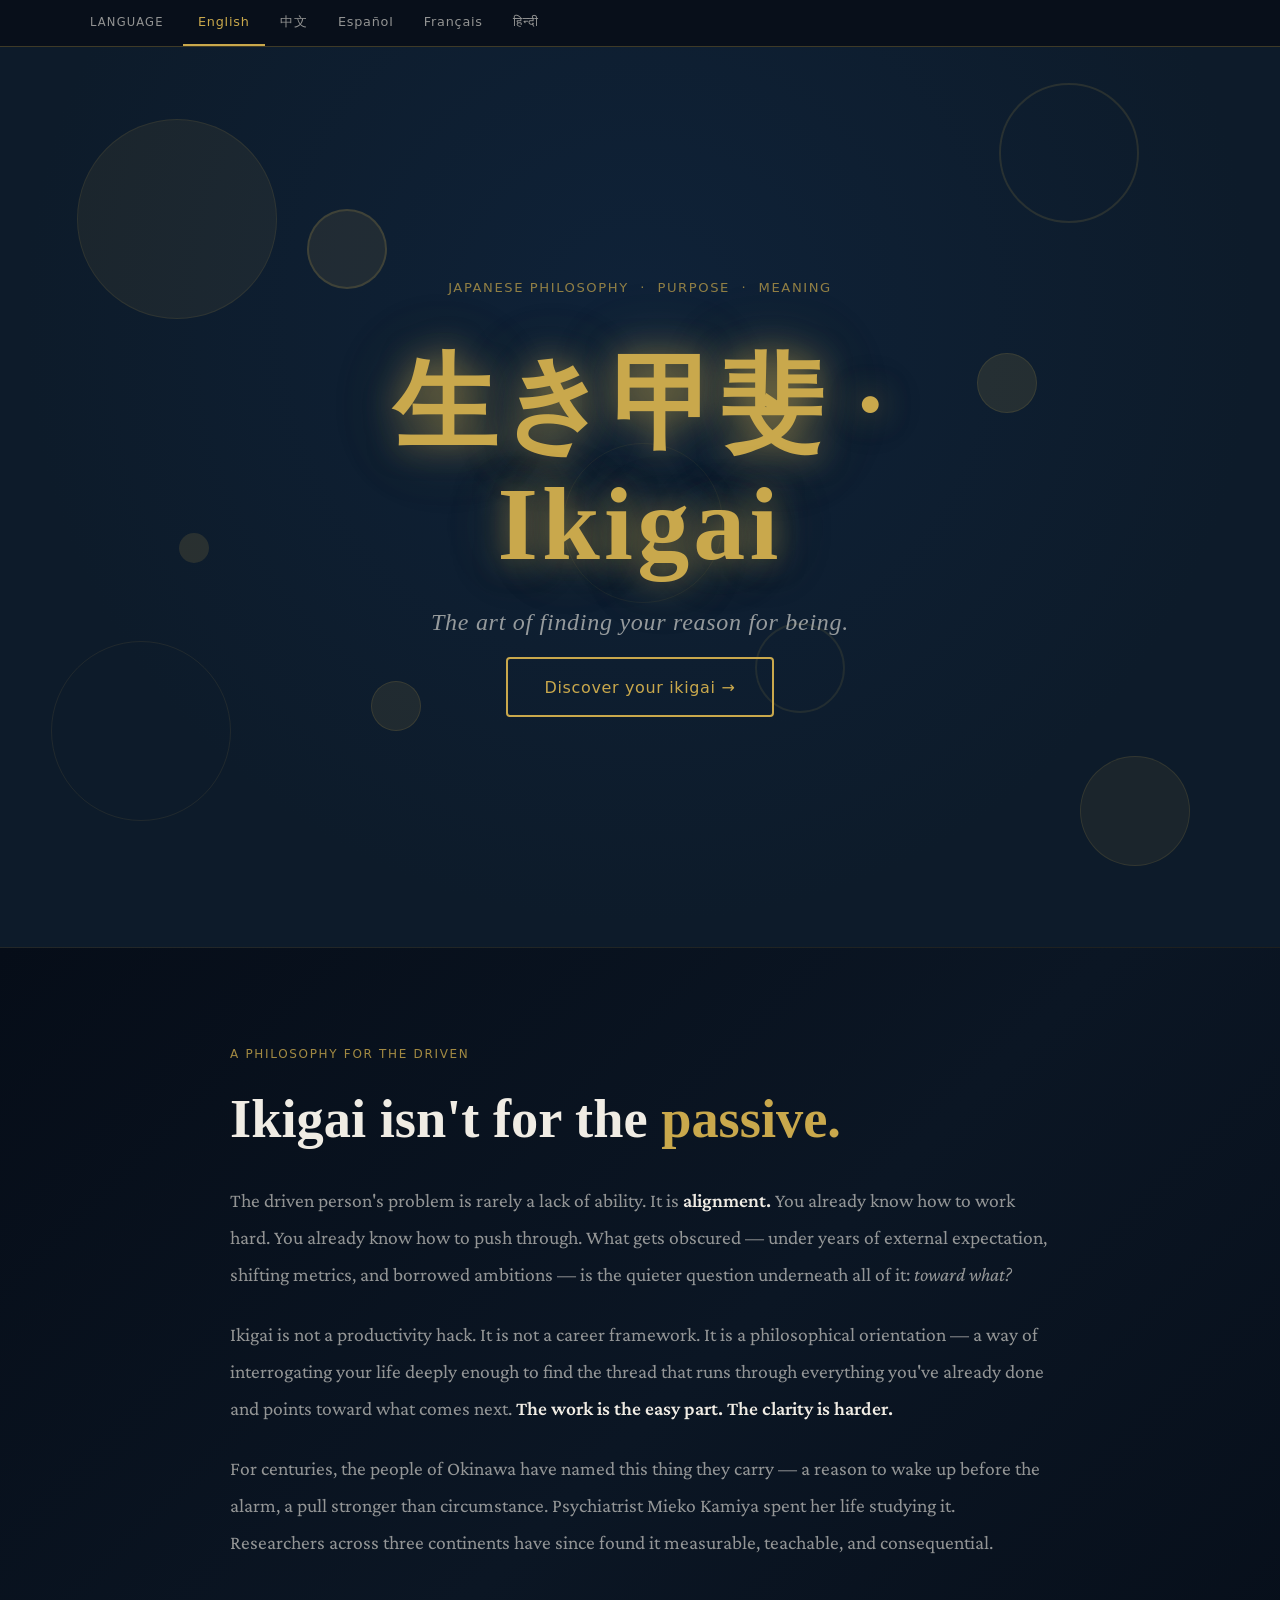
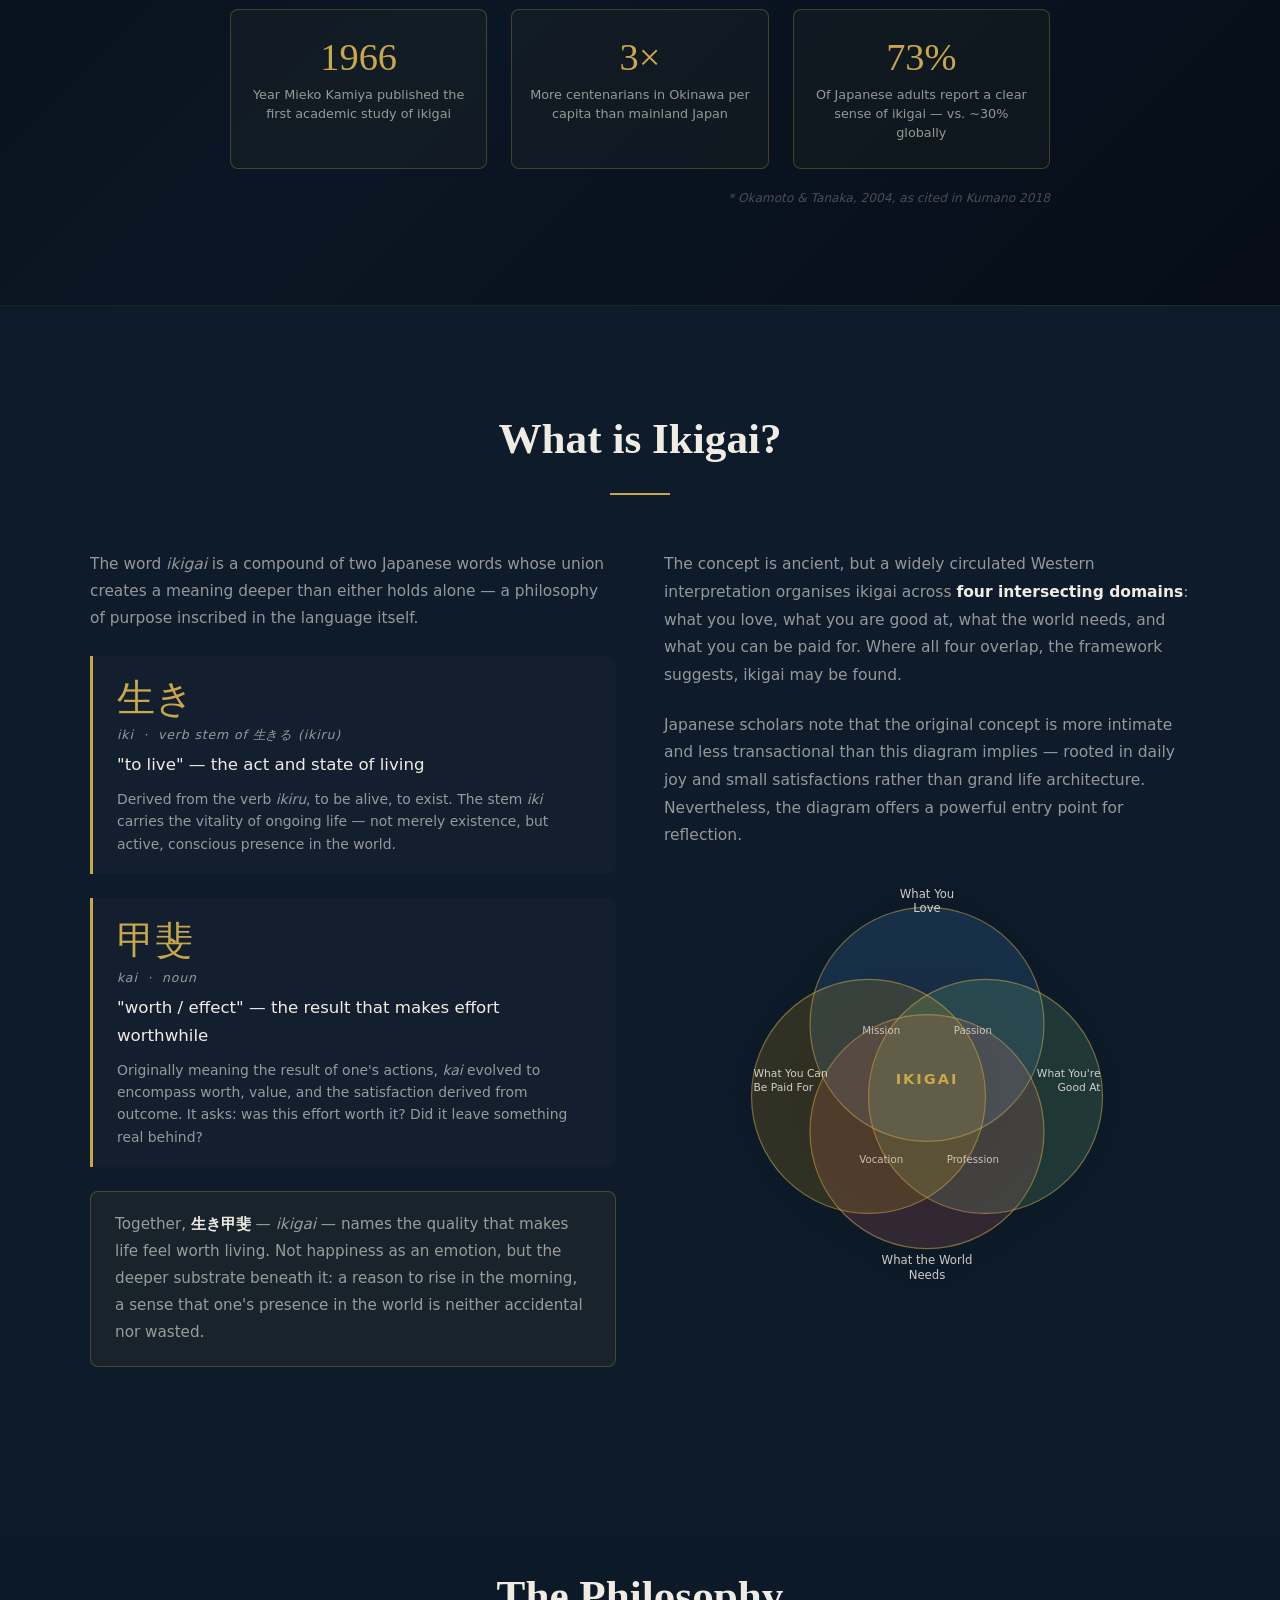
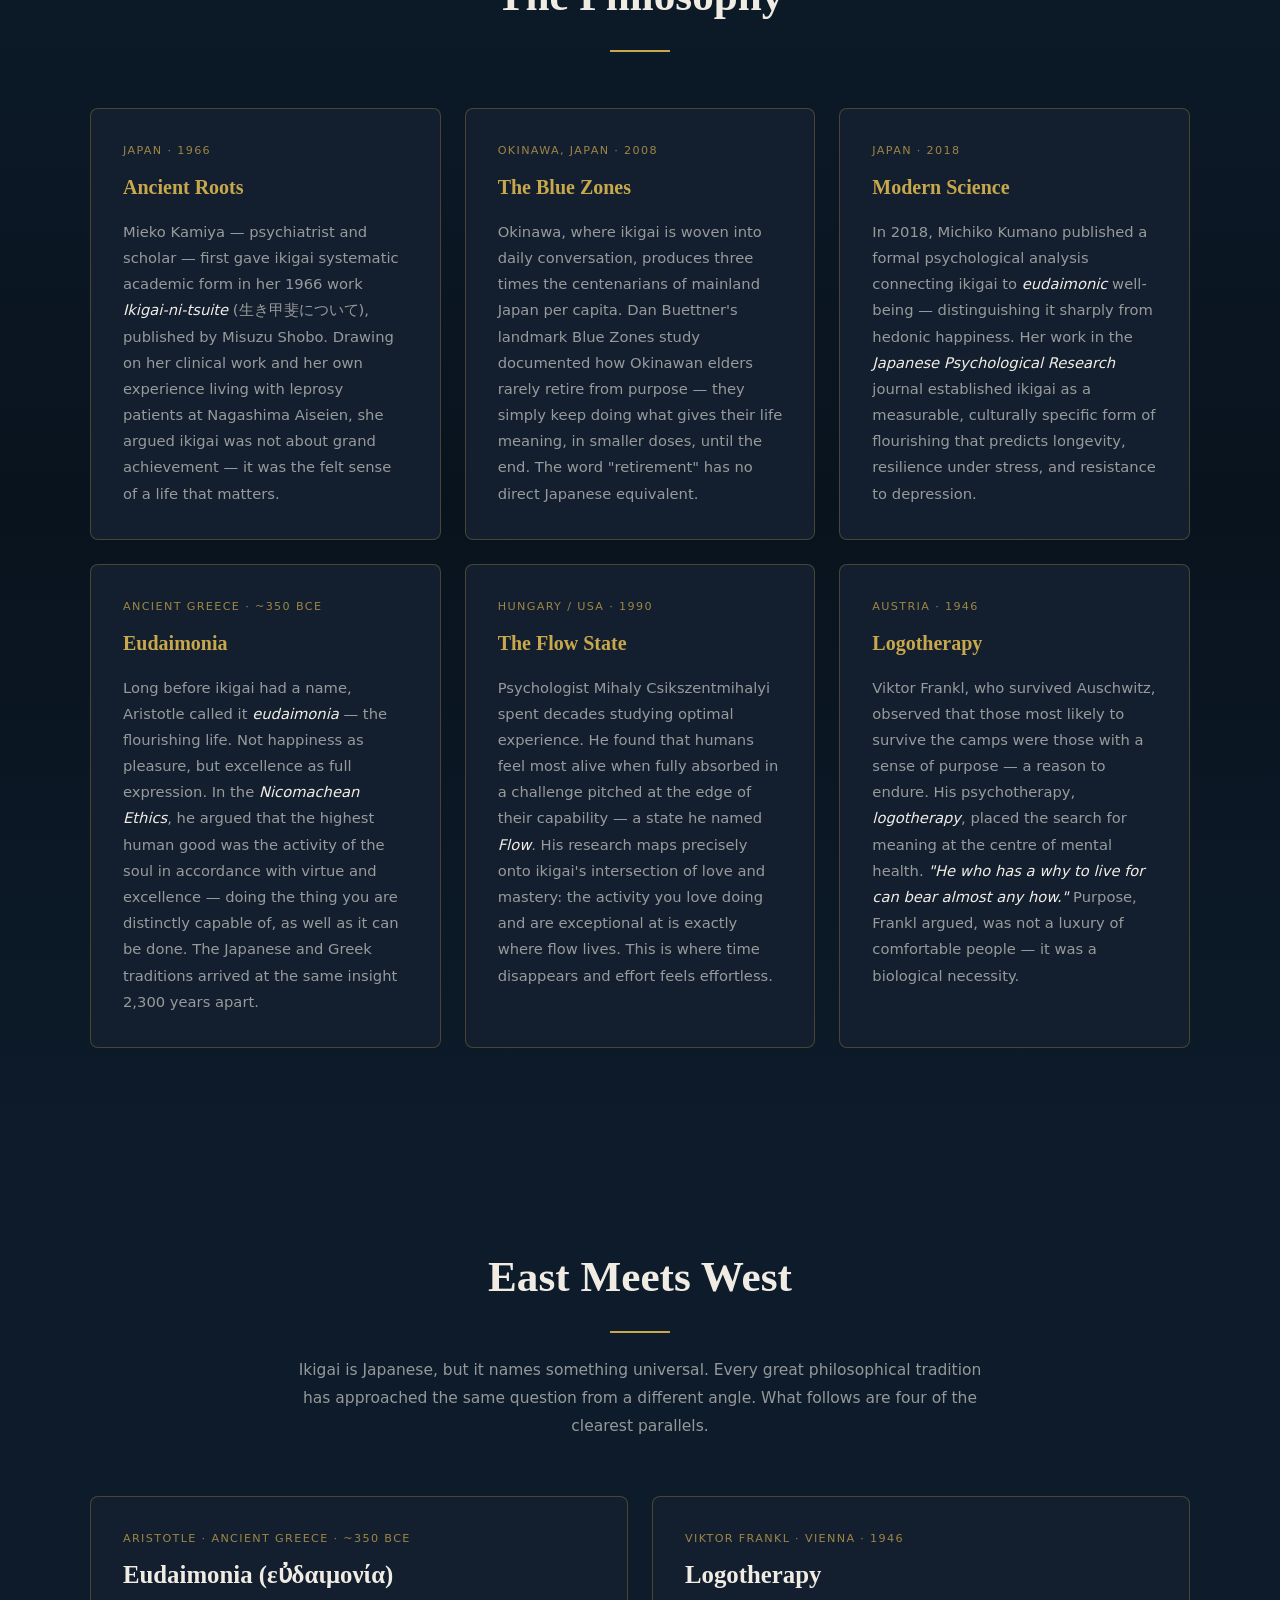
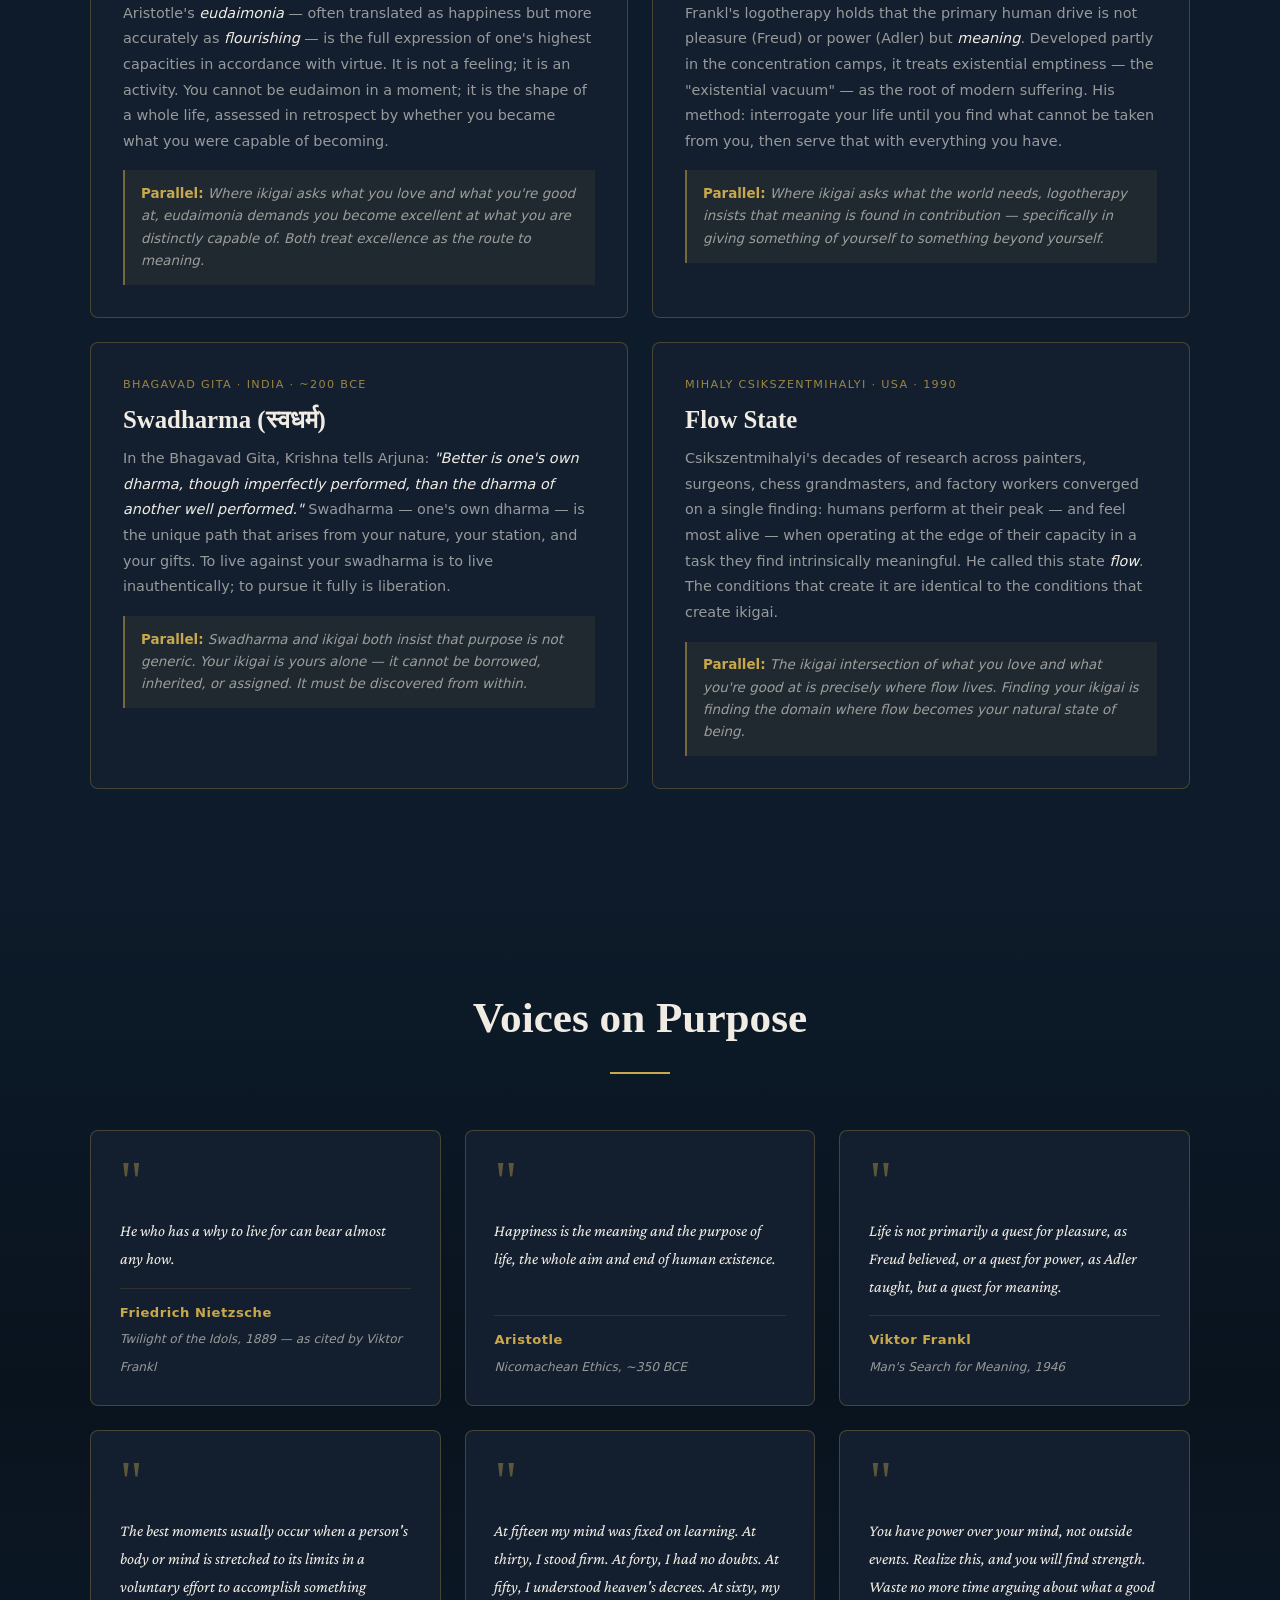
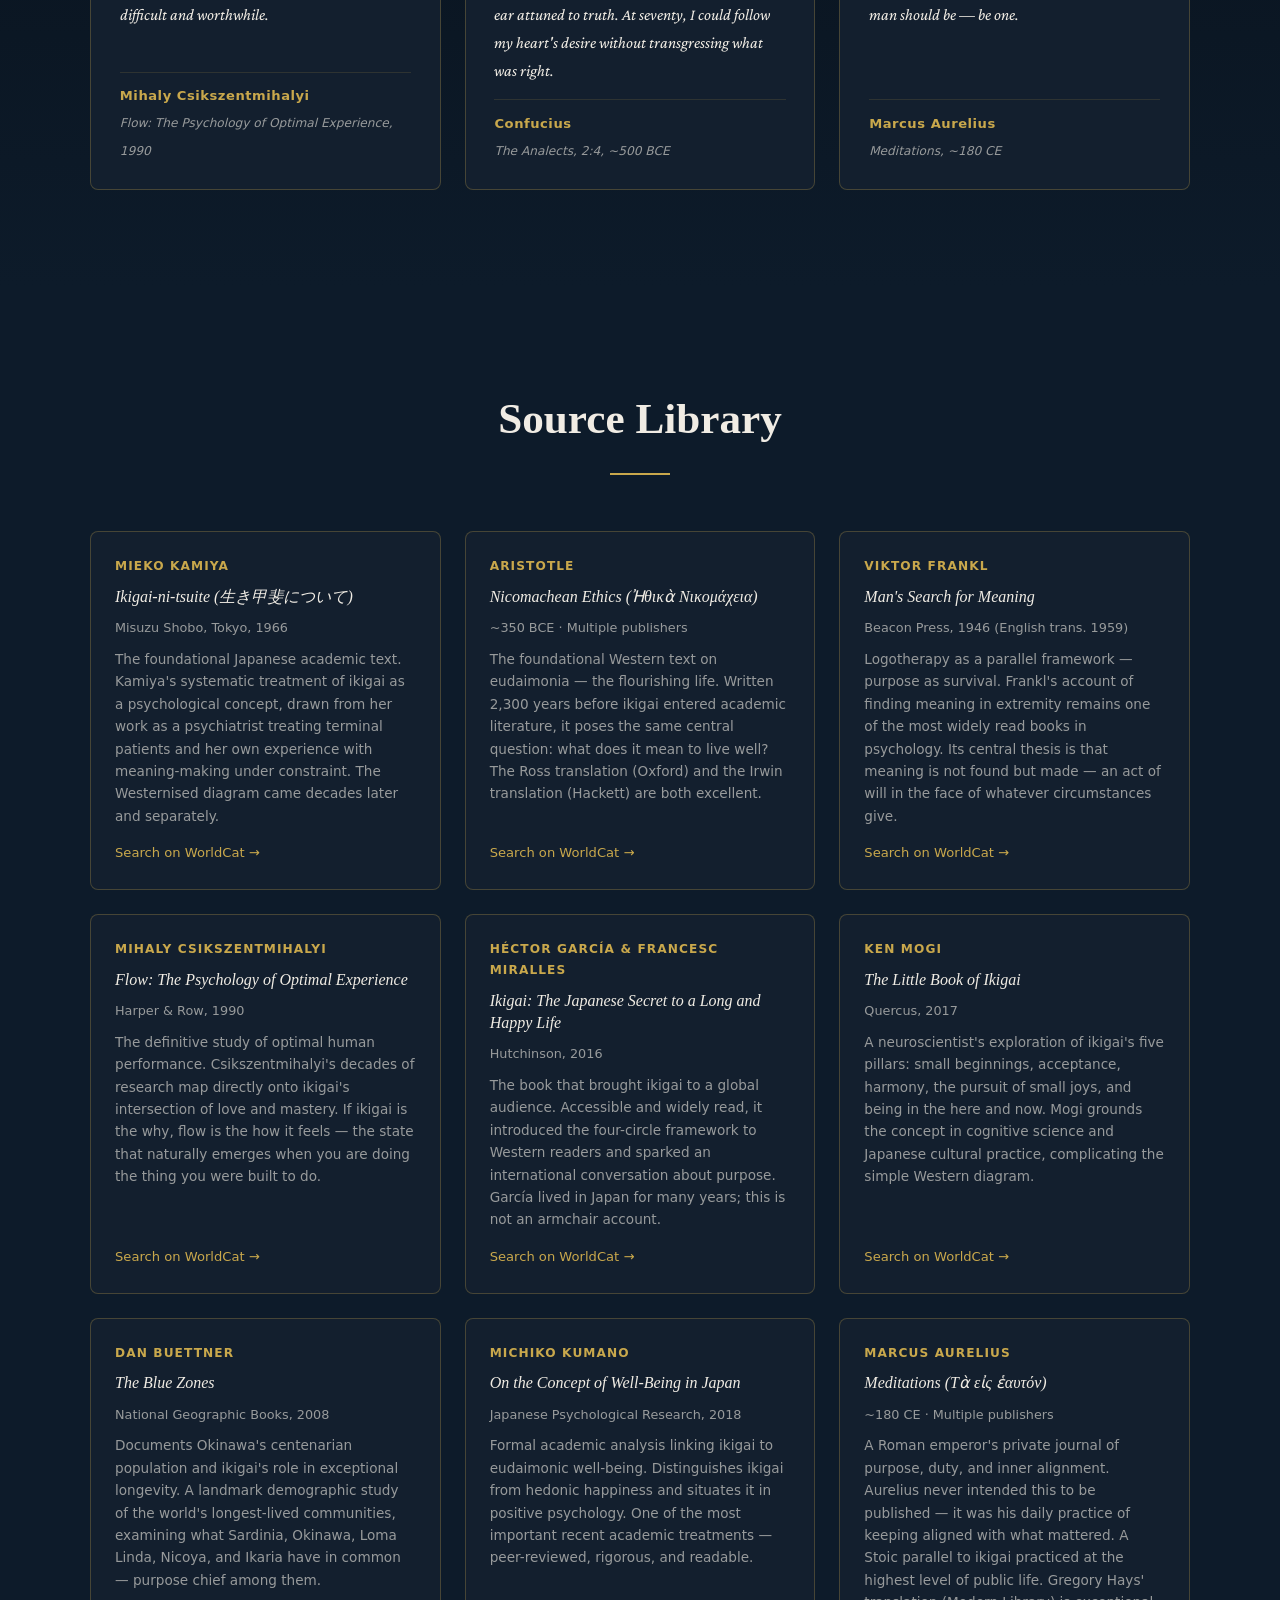
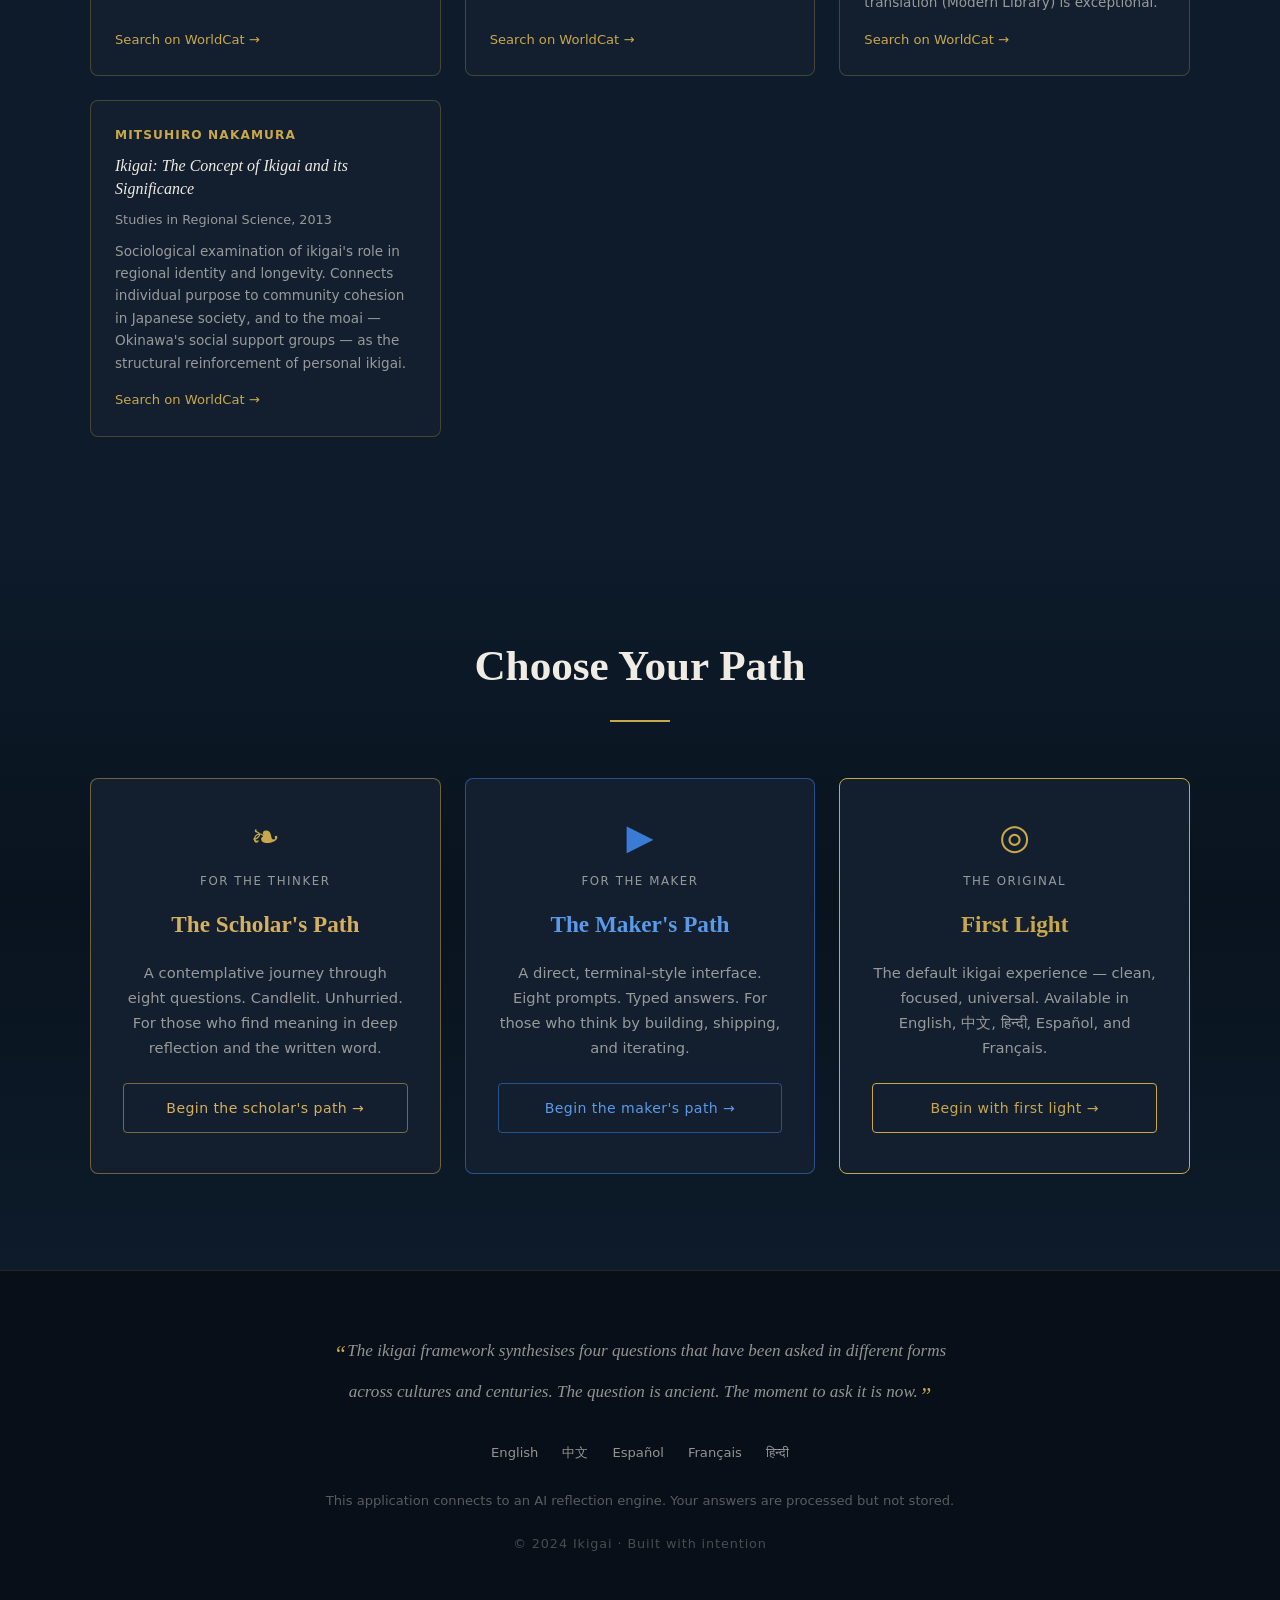
<file: ikigai-app/frontend/marketing.html>
<!DOCTYPE html>
<html lang="en">
<head>
  <meta charset="UTF-8" />
  <meta name="viewport" content="width=device-width, initial-scale=1.0" />
  <title>生き甲斐 · Ikigai — The Art of Finding Your Reason for Being</title>
  <meta name="description" content="Ikigai: the Japanese philosophy of purpose. Heavy on philosophy, rich with history, for driven people who want to understand the why beneath the work." />
  <link rel="preconnect" href="https://fonts.googleapis.com" />
  <link rel="preconnect" href="https://fonts.gstatic.com" crossorigin />
  <link href="https://fonts.googleapis.com/css2?family=IM+Fell+English:ital@0;1&family=Crimson+Pro:ital,wght@0,400;0,600;1,400&display=swap" rel="stylesheet" />
  <style>
    :root {
      --bg:          #0d1b2a;
      --gold:        #c9a84c;
      --text:        #f0ece4;
      --muted:       rgba(240,236,228,0.60);
      --card-bg:     #131f2e;
      --border:      rgba(201,168,76,0.28);
      --serif:       'IM Fell English', Georgia, serif;
      --serif2:      'Crimson Pro', Georgia, serif;
      --sans:        system-ui, -apple-system, 'Segoe UI', sans-serif;
      --ease:        0.28s ease;
      --r:           8px;
      --max:         1100px;
    }

    *, *::before, *::after { box-sizing: border-box; margin: 0; padding: 0; }
    html { scroll-behavior: smooth; }
    body {
      background: var(--bg);
      color: var(--text);
      font-family: var(--sans);
      font-size: 16px;
      line-height: 1.72;
      overflow-x: hidden;
    }
    a { color: var(--gold); text-decoration: none; transition: color var(--ease), opacity var(--ease); }

    .container { max-width: var(--max); margin: 0 auto; width: 100%; }

    /* ── LANGUAGE NAV ───────────────────────────────── */
    .lang-nav {
      position: sticky;
      top: 0;
      z-index: 100;
      background: rgba(8,14,24,0.88);
      backdrop-filter: blur(12px);
      -webkit-backdrop-filter: blur(12px);
      border-bottom: 1px solid var(--border);
      padding: 0 2rem;
    }
    .lang-nav .container {
      display: flex;
      align-items: center;
      gap: 0;
      height: 46px;
    }
    .lang-nav-label {
      font-size: 0.72rem;
      letter-spacing: 0.1em;
      text-transform: uppercase;
      color: var(--muted);
      margin-right: 1.2rem;
    }
    .lang-link {
      display: inline-flex;
      align-items: center;
      height: 46px;
      padding: 0 0.95rem;
      font-size: 0.8rem;
      font-weight: 500;
      letter-spacing: 0.06em;
      color: var(--muted);
      border-bottom: 2px solid transparent;
      transition: color var(--ease), border-color var(--ease);
    }
    .lang-link:hover { color: var(--text); }
    .lang-link--active { color: var(--gold); border-bottom-color: var(--gold); }

    /* ── SECTION HEADING ────────────────────────────── */
    .section-heading {
      font-family: var(--serif);
      font-size: clamp(1.85rem, 4vw, 2.7rem);
      color: var(--text);
      text-align: center;
      margin-bottom: 3.5rem;
      position: relative;
      padding-bottom: 1.2rem;
    }
    .section-heading::after {
      content: '';
      display: block;
      position: absolute;
      bottom: 0; left: 50%;
      transform: translateX(-50%);
      width: 60px; height: 2px;
      background: var(--gold);
    }

    /* ── HERO ───────────────────────────────────────── */
    .hero {
      position: relative;
      overflow: hidden;
      min-height: 100vh;
      display: flex;
      align-items: center;
      justify-content: center;
      text-align: center;
      padding: 4rem 2rem;
      background: radial-gradient(ellipse at 50% 30%, #0f2238 0%, var(--bg) 68%);
    }
    .hero-bg { position: absolute; inset: 0; z-index: 0; pointer-events: none; }
    .hero-circle { position: absolute; border-radius: 50%; }

    @keyframes floatUp    { 0%{transform:translateY(0)scale(1);opacity:.06}100%{transform:translateY(-65px)scale(1.07);opacity:.14} }
    @keyframes floatDrift { 0%{transform:translate(0,0)scale(1);opacity:.05}100%{transform:translate(35px,-55px)scale(1.09);opacity:.13} }
    @keyframes floatSway  { 0%{transform:translate(0,0)rotate(0);opacity:.08}100%{transform:translate(-42px,-38px)rotate(18deg);opacity:.15} }
    @keyframes floatPulse { 0%{transform:scale(1);opacity:.04}100%{transform:scale(1.14);opacity:.13} }

    .hero-circle:nth-child(1)  {width:200px;height:200px;top:8%;left:6%;background:rgba(201,168,76,.08);border:1px solid rgba(201,168,76,.10);animation:floatUp 22s ease-in-out infinite alternate}
    .hero-circle:nth-child(2)  {width:80px;height:80px;top:18%;left:24%;background:rgba(201,168,76,.10);border:2px solid rgba(201,168,76,.18);animation:floatDrift 18s ease-in-out infinite alternate;animation-delay:-3s}
    .hero-circle:nth-child(3)  {width:140px;height:140px;top:4%;right:11%;background:transparent;border:2px solid rgba(201,168,76,.14);animation:floatSway 28s ease-in-out infinite alternate;animation-delay:-8s}
    .hero-circle:nth-child(4)  {width:60px;height:60px;top:34%;right:19%;background:rgba(201,168,76,.12);border:1px solid rgba(201,168,76,.12);animation:floatPulse 15s ease-in-out infinite alternate;animation-delay:-2s}
    .hero-circle:nth-child(5)  {width:180px;height:180px;bottom:14%;left:4%;background:transparent;border:1px solid rgba(201,168,76,.10);animation:floatDrift 35s ease-in-out infinite alternate;animation-delay:-12s}
    .hero-circle:nth-child(6)  {width:50px;height:50px;bottom:24%;left:29%;background:rgba(201,168,76,.10);border:1px solid rgba(201,168,76,.14);animation:floatUp 20s ease-in-out infinite alternate;animation-delay:-5s}
    .hero-circle:nth-child(7)  {width:110px;height:110px;bottom:9%;right:7%;background:rgba(201,168,76,.08);border:1px solid rgba(201,168,76,.13);animation:floatSway 32s ease-in-out infinite alternate;animation-delay:-18s}
    .hero-circle:nth-child(8)  {width:30px;height:30px;top:54%;left:14%;background:rgba(201,168,76,.15);animation:floatPulse 17s ease-in-out infinite alternate;animation-delay:-7s}
    .hero-circle:nth-child(9)  {width:90px;height:90px;top:64%;right:34%;background:transparent;border:2px solid rgba(201,168,76,.11);animation:floatUp 25s ease-in-out infinite alternate;animation-delay:-10s}
    .hero-circle:nth-child(10) {width:160px;height:160px;top:44%;left:44%;background:transparent;border:1px solid rgba(201,168,76,.07);animation:floatDrift 40s ease-in-out infinite alternate;animation-delay:-20s}

    .hero-content { position: relative; z-index: 1; max-width: 760px; }
    .hero-kanji {
      font-family: var(--serif);
      font-size: clamp(3rem, 10vw, 6.5rem);
      color: var(--gold);
      text-shadow: 0 0 30px rgba(201,168,76,.5), 0 0 60px rgba(201,168,76,.25), 0 0 100px rgba(201,168,76,.12);
      letter-spacing: .04em;
      line-height: 1.15;
      margin-bottom: 1.2rem;
    }
    .hero-subtitle {
      font-family: var(--serif);
      font-style: italic;
      font-size: clamp(1.1rem, 2.5vw, 1.5rem);
      color: var(--muted);
      margin-bottom: 0.85rem;
      letter-spacing: .03em;
    }
    .hero-eyebrow {
      font-size: 0.82rem;
      letter-spacing: .12em;
      text-transform: uppercase;
      color: rgba(201,168,76,.7);
      margin-bottom: 2.8rem;
    }
    .btn-cta {
      display: inline-block;
      padding: .9rem 2.3rem;
      border: 2px solid var(--gold);
      border-radius: 4px;
      color: var(--gold);
      font-family: var(--sans);
      font-size: 1rem;
      letter-spacing: .04em;
      background: transparent;
      transition: background-color var(--ease), color var(--ease), box-shadow var(--ease);
    }
    .btn-cta:hover {
      background: var(--gold);
      color: #0d1b2a;
      box-shadow: 0 0 28px rgba(201,168,76,.38);
    }

    /* ── MANIFESTO ──────────────────────────────────── */
    .section-manifesto {
      padding: 6rem 2rem;
      background: linear-gradient(135deg, #060d18 0%, #0b1624 50%, #060d18 100%);
      border-top: 1px solid rgba(201,168,76,.12);
      border-bottom: 1px solid rgba(201,168,76,.12);
    }
    .manifesto-inner { max-width: 820px; margin: 0 auto; }
    .manifesto-eyebrow {
      font-size: .75rem;
      letter-spacing: .14em;
      text-transform: uppercase;
      color: var(--gold);
      opacity: .8;
      margin-bottom: 1.4rem;
    }
    .manifesto-title {
      font-family: var(--serif);
      font-size: clamp(2rem, 5vw, 3.4rem);
      line-height: 1.18;
      color: var(--text);
      margin-bottom: 2rem;
    }
    .manifesto-title span { color: var(--gold); }
    .manifesto-body {
      font-family: var(--serif2);
      font-size: clamp(1.05rem, 2vw, 1.22rem);
      color: var(--muted);
      line-height: 1.88;
      margin-bottom: 1.5rem;
    }
    .manifesto-body strong { color: var(--text); font-weight: 600; }
    .manifesto-stats {
      display: grid;
      grid-template-columns: repeat(3, 1fr);
      gap: 1.5rem;
      margin: 3rem 0 1.2rem;
    }
    .stat {
      text-align: center;
      padding: 1.6rem 1rem;
      border: 1px solid var(--border);
      border-radius: var(--r);
      background: rgba(201,168,76,.04);
    }
    .stat-number {
      display: block;
      font-family: var(--serif);
      font-size: 2.4rem;
      color: var(--gold);
      line-height: 1.1;
      margin-bottom: .4rem;
    }
    .stat-label {
      display: block;
      font-size: .8rem;
      color: var(--muted);
      line-height: 1.5;
    }
    .manifesto-footnote {
      font-size: .76rem;
      color: rgba(240,236,228,.28);
      font-style: italic;
      text-align: right;
    }

    /* ── IKIGAI EXPLAINER ───────────────────────────── */
    .section-ikigai { padding: 6rem 2rem; background: var(--bg); }
    .ikigai-grid { display: grid; grid-template-columns: 1fr 1fr; gap: 3rem; align-items: start; }
    .etymology-block { display: flex; flex-direction: column; gap: 1.5rem; }
    .etymology-intro { color: var(--muted); font-size: .96rem; line-height: 1.75; }
    .kanji-card {
      background: var(--card-bg);
      border-left: 3px solid var(--gold);
      border-radius: 0 var(--r) var(--r) 0;
      padding: 1.2rem 1.5rem;
    }
    .kanji-char { font-family: var(--serif); font-size: 2.4rem; color: var(--gold); line-height: 1.2; display: block; margin-bottom: .2rem; }
    .kanji-reading { font-size: .78rem; color: var(--muted); font-style: italic; display: block; margin-bottom: .35rem; letter-spacing: .07em; }
    .kanji-meaning { font-size: 1.04rem; color: var(--text); font-weight: 500; display: block; margin-bottom: .5rem; }
    .kanji-note { font-size: .87rem; color: var(--muted); line-height: 1.6; }
    .etymology-compound { background: rgba(201,168,76,.06); border: 1px solid var(--border); border-radius: var(--r); padding: 1.2rem 1.5rem; }
    .etymology-compound p { font-size: .95rem; color: var(--muted); line-height: 1.78; }
    .etymology-compound strong { color: var(--text); }
    .right-column { display: flex; flex-direction: column; gap: 1.4rem; }
    .four-domains-text { font-size: .97rem; color: var(--muted); line-height: 1.78; }
    .four-domains-text strong { color: var(--text); }
    .venn-wrapper { display: flex; justify-content: center; margin-top: .5rem; }
    .venn-wrapper svg { max-width: 390px; width: 100%; height: auto; filter: drop-shadow(0 4px 28px rgba(0,0,0,.45)); }

    /* ── PHILOSOPHY CARDS ───────────────────────────── */
    .section-philosophy {
      padding: 6rem 2rem;
      background: linear-gradient(180deg, #0d1b2a 0%, #09131e 50%, #0d1b2a 100%);
    }
    .philosophy-grid { display: grid; grid-template-columns: repeat(3, 1fr); gap: 1.5rem; }
    .card {
      background: var(--card-bg);
      border: 1px solid var(--border);
      border-radius: var(--r);
      padding: 2rem;
      transition: transform var(--ease), box-shadow var(--ease), border-color var(--ease);
    }
    .card:hover {
      transform: translateY(-4px);
      box-shadow: 0 8px 32px rgba(201,168,76,.15), 0 2px 10px rgba(0,0,0,.45);
      border-color: rgba(201,168,76,.55);
    }
    .card-eyebrow { font-size: .7rem; letter-spacing: .12em; text-transform: uppercase; color: var(--gold); opacity: .75; margin-bottom: .6rem; }
    .card-title { font-family: var(--serif); font-size: 1.25rem; color: var(--gold); margin-bottom: .9rem; }
    .card-body { font-size: .92rem; color: var(--muted); line-height: 1.78; }
    .card-body em { color: var(--text); font-style: italic; }

    /* ── PHILOSOPHY PARALLELS (EAST–WEST) ───────────── */
    .section-parallels {
      padding: 6rem 2rem;
      background: var(--bg);
    }
    .parallels-intro {
      max-width: 700px;
      margin: -2rem auto 3.5rem;
      text-align: center;
      font-size: .97rem;
      color: var(--muted);
      line-height: 1.78;
    }
    .parallels-grid { display: grid; grid-template-columns: repeat(2, 1fr); gap: 1.5rem; }
    .parallel-card {
      background: var(--card-bg);
      border: 1px solid var(--border);
      border-radius: var(--r);
      padding: 2rem;
      display: flex;
      flex-direction: column;
      gap: .7rem;
      transition: transform var(--ease), box-shadow var(--ease), border-color var(--ease);
    }
    .parallel-card:hover {
      transform: translateY(-4px);
      box-shadow: 0 8px 32px rgba(201,168,76,.12);
      border-color: rgba(201,168,76,.48);
    }
    .parallel-tradition {
      font-size: .7rem;
      letter-spacing: .12em;
      text-transform: uppercase;
      color: var(--gold);
      opacity: .75;
    }
    .parallel-concept {
      font-family: var(--serif);
      font-size: 1.55rem;
      color: var(--text);
      line-height: 1.2;
    }
    .parallel-body { font-size: .9rem; color: var(--muted); line-height: 1.78; }
    .parallel-body em { color: var(--text); font-style: italic; }
    .parallel-bridge {
      margin-top: .3rem;
      padding: .8rem 1rem;
      background: rgba(201,168,76,.07);
      border-left: 2px solid rgba(201,168,76,.5);
      font-size: .84rem;
      color: var(--muted);
      line-height: 1.65;
      font-style: italic;
    }
    .parallel-bridge strong { color: var(--gold); font-style: normal; }

    /* ── QUOTES ─────────────────────────────────────── */
    .section-quotes {
      padding: 6rem 2rem;
      background: linear-gradient(180deg, #0d1b2a 0%, #09131e 50%, #0d1b2a 100%);
    }
    .quotes-grid {
      display: grid;
      grid-template-columns: repeat(3, 1fr);
      gap: 1.5rem;
    }
    .quote-card {
      background: var(--card-bg);
      border: 1px solid var(--border);
      border-radius: var(--r);
      padding: 2rem 1.8rem 1.6rem;
      display: flex;
      flex-direction: column;
      gap: .9rem;
      transition: transform var(--ease), box-shadow var(--ease);
    }
    .quote-card:hover {
      transform: translateY(-4px);
      box-shadow: 0 8px 32px rgba(201,168,76,.13);
    }
    .quote-mark {
      font-family: var(--serif);
      font-size: 3.5rem;
      color: var(--gold);
      opacity: .4;
      line-height: .7;
      user-select: none;
    }
    .quote-text {
      font-family: var(--serif2);
      font-style: italic;
      font-size: 1.02rem;
      color: var(--text);
      line-height: 1.72;
      flex: 1;
    }
    .quote-attribution {
      border-top: 1px solid rgba(201,168,76,.15);
      padding-top: .8rem;
    }
    .quote-author {
      font-size: .82rem;
      font-weight: 600;
      letter-spacing: .04em;
      color: var(--gold);
      display: block;
    }
    .quote-source {
      font-size: .76rem;
      color: var(--muted);
      font-style: italic;
    }

    /* ── SOURCE LIBRARY ─────────────────────────────── */
    .section-sources { padding: 6rem 2rem; background: var(--bg); }
    .sources-grid { display: grid; grid-template-columns: repeat(auto-fill, minmax(280px, 1fr)); gap: 1.5rem; }
    .source-card {
      background: var(--card-bg);
      border: 1px solid var(--border);
      border-radius: var(--r);
      padding: 1.5rem;
      transition: transform var(--ease), box-shadow var(--ease), border-color var(--ease);
      display: flex;
      flex-direction: column;
      gap: .55rem;
    }
    .source-card:hover {
      transform: translateY(-4px);
      box-shadow: 0 8px 32px rgba(201,168,76,.14), 0 2px 8px rgba(0,0,0,.42);
      border-color: rgba(201,168,76,.55);
    }
    .source-author { font-size: .76rem; text-transform: uppercase; letter-spacing: .09em; color: var(--gold); font-weight: 600; }
    .source-title { font-family: var(--serif); font-style: italic; font-size: 1rem; color: var(--text); line-height: 1.4; }
    .source-publisher { font-size: .8rem; color: var(--muted); }
    .source-note { font-size: .85rem; color: var(--muted); line-height: 1.65; flex: 1; }
    .source-link { font-size: .82rem; color: var(--gold); margin-top: .4rem; display: inline-block; transition: opacity var(--ease); }
    .source-link:hover { opacity: .7; }

    /* ── PATHS ──────────────────────────────────────── */
    .section-paths {
      padding: 6rem 2rem;
      background: linear-gradient(180deg, #0d1b2a 0%, #09131e 50%, #0d1b2a 100%);
    }
    .paths-grid { display: grid; grid-template-columns: repeat(3, 1fr); gap: 1.5rem; }
    .path-card {
      border-radius: var(--r);
      padding: 2.5rem 2rem;
      background: var(--card-bg);
      border: 1px solid var(--border);
      transition: transform var(--ease), box-shadow var(--ease);
      display: flex;
      flex-direction: column;
      gap: .9rem;
      text-align: center;
    }
    .path-card:hover { transform: translateY(-5px); }
    .path-card--thinker  { border-color: rgba(201,168,76,.5); }
    .path-card--maker    { border-color: rgba(58,123,213,.55); }
    .path-card--original { border-color: var(--gold); }
    .path-card--thinker:hover  { box-shadow: 0 10px 40px rgba(201,168,76,.2); }
    .path-card--maker:hover    { box-shadow: 0 10px 40px rgba(58,123,213,.22); }
    .path-card--original:hover { box-shadow: 0 10px 40px rgba(201,168,76,.28); }
    .path-icon { font-size: 2.2rem; line-height: 1; margin-bottom: .1rem; }
    .path-icon--thinker  { color: #c9a84c; }
    .path-icon--maker    { color: #3a7bd5; }
    .path-icon--original { color: var(--gold); }
    .path-label { font-size: .74rem; text-transform: uppercase; letter-spacing: .13em; color: var(--muted); }
    .path-title { font-family: var(--serif); font-size: 1.45rem; }
    .path-title--thinker  { color: #d4b060; }
    .path-title--maker    { color: #5a9ae8; }
    .path-title--original { color: var(--gold); }
    .path-description { font-size: .92rem; color: var(--muted); line-height: 1.72; flex: 1; }
    .btn-path {
      display: inline-block;
      margin-top: .5rem;
      padding: .75rem 1.4rem;
      border-radius: 4px;
      font-size: .88rem;
      letter-spacing: .03em;
      transition: background-color var(--ease), color var(--ease), box-shadow var(--ease);
    }
    .btn-path--thinker  { border: 1px solid rgba(201,168,76,.55); color: #d4b060; }
    .btn-path--thinker:hover  { background: rgba(201,168,76,.12); }
    .btn-path--maker    { border: 1px solid rgba(58,123,213,.55); color: #5a9ae8; }
    .btn-path--maker:hover    { background: rgba(58,123,213,.12); }
    .btn-path--original { border: 1px solid var(--gold); color: var(--gold); }
    .btn-path--original:hover { background: rgba(201,168,76,.12); }

    /* ── FOOTER ─────────────────────────────────────── */
    .footer {
      padding: 4rem 2rem 3rem;
      background: #080f18;
      text-align: center;
      border-top: 1px solid rgba(201,168,76,.15);
    }
    .footer-quote {
      font-family: var(--serif);
      font-style: italic;
      font-size: 1.07rem;
      color: var(--muted);
      max-width: 650px;
      margin: 0 auto 1.6rem;
      line-height: 1.82;
    }
    .footer-quote::before { content: '\201C'; color: var(--gold); font-size: 1.3em; vertical-align: -.25em; margin-right: .05em; }
    .footer-quote::after  { content: '\201D'; color: var(--gold); font-size: 1.3em; vertical-align: -.25em; margin-left: .05em; }
    .footer-lang-links { display: flex; justify-content: center; gap: 1.5rem; margin-bottom: 1.6rem; }
    .footer-lang-link { font-size: .82rem; color: var(--muted); transition: color var(--ease); }
    .footer-lang-link:hover { color: var(--gold); }
    .footer-note { font-size: .82rem; color: rgba(240,236,228,.35); margin-bottom: 1.3rem; }
    .footer-copyright { font-size: .8rem; color: rgba(240,236,228,.28); letter-spacing: .07em; }

    /* ── RESPONSIVE ─────────────────────────────────── */
    @media (max-width: 900px) {
      .parallels-grid { grid-template-columns: 1fr; }
      .philosophy-grid { grid-template-columns: repeat(2, 1fr); }
    }
    @media (max-width: 768px) {
      .ikigai-grid     { grid-template-columns: 1fr; gap: 2.5rem; }
      .philosophy-grid { grid-template-columns: 1fr; }
      .paths-grid      { grid-template-columns: 1fr; }
      .sources-grid    { grid-template-columns: 1fr; }
      .quotes-grid     { grid-template-columns: 1fr; }
      .manifesto-stats { grid-template-columns: 1fr; }
      .section-ikigai, .section-philosophy, .section-sources,
      .section-paths, .section-parallels, .section-quotes,
      .section-manifesto { padding: 4rem 1.4rem; }
      .hero-circle:nth-child(n+9) { display: none; }
    }
    @media (max-width: 520px) {
      .card, .path-card, .source-card, .quote-card, .parallel-card { padding: 1.4rem 1.2rem; }
    }
  </style>
</head>
<body>

  <!-- LANGUAGE NAV -->
  <nav class="lang-nav" aria-label="Language selector">
    <div class="container">
      <span class="lang-nav-label">Language</span>
      <a href="marketing.html"    class="lang-link lang-link--active" lang="en">English</a>
      <a href="marketing-zh.html" class="lang-link" lang="zh">中文</a>
      <a href="marketing-es.html" class="lang-link" lang="es">Español</a>
      <a href="marketing-fr.html" class="lang-link" lang="fr">Français</a>
      <a href="marketing-hi.html" class="lang-link" lang="hi">हिन्दी</a>
    </div>
  </nav>

  <!-- HERO -->
  <section class="hero">
    <div class="hero-bg" aria-hidden="true">
      <div class="hero-circle"></div><div class="hero-circle"></div>
      <div class="hero-circle"></div><div class="hero-circle"></div>
      <div class="hero-circle"></div><div class="hero-circle"></div>
      <div class="hero-circle"></div><div class="hero-circle"></div>
      <div class="hero-circle"></div><div class="hero-circle"></div>
    </div>
    <div class="hero-content">
      <p class="hero-eyebrow">Japanese Philosophy &nbsp;·&nbsp; Purpose &nbsp;·&nbsp; Meaning</p>
      <h1 class="hero-kanji">生き甲斐 · Ikigai</h1>
      <p class="hero-subtitle">The art of finding your reason for being.</p>
      <a href="index.html" class="btn-cta">Discover your ikigai →</a>
    </div>
  </section>


  <!-- MANIFESTO -->
  <section class="section-manifesto">
    <div class="container">
      <div class="manifesto-inner">
        <p class="manifesto-eyebrow">A philosophy for the driven</p>
        <h2 class="manifesto-title">Ikigai isn't for the<span> passive.</span></h2>
        <p class="manifesto-body">
          The driven person's problem is rarely a lack of ability. It is <strong>alignment.</strong>
          You already know how to work hard. You already know how to push through. What gets obscured —
          under years of external expectation, shifting metrics, and borrowed ambitions — is the quieter
          question underneath all of it: <em>toward what?</em>
        </p>
        <p class="manifesto-body">
          Ikigai is not a productivity hack. It is not a career framework. It is a philosophical orientation —
          a way of interrogating your life deeply enough to find the thread that runs through everything you've
          already done and points toward what comes next. <strong>The work is the easy part. The clarity is harder.</strong>
        </p>
        <p class="manifesto-body">
          For centuries, the people of Okinawa have named this thing they carry — a reason to wake up before
          the alarm, a pull stronger than circumstance. Psychiatrist Mieko Kamiya spent her life studying it.
          Researchers across three continents have since found it measurable, teachable, and consequential.
        </p>
        <div class="manifesto-stats">
          <div class="stat">
            <span class="stat-number">1966</span>
            <span class="stat-label">Year Mieko Kamiya published the first academic study of ikigai</span>
          </div>
          <div class="stat">
            <span class="stat-number">3×</span>
            <span class="stat-label">More centenarians in Okinawa per capita than mainland Japan</span>
          </div>
          <div class="stat">
            <span class="stat-number">73%</span>
            <span class="stat-label">Of Japanese adults report a clear sense of ikigai — vs. ~30% globally</span>
          </div>
        </div>
        <p class="manifesto-footnote">* Okamoto &amp; Tanaka, 2004, as cited in Kumano 2018</p>
      </div>
    </div>
  </section>


  <!-- WHAT IS IKIGAI -->
  <section class="section-ikigai">
    <div class="container">
      <h2 class="section-heading">What is Ikigai?</h2>
      <div class="ikigai-grid">

        <div class="etymology-block">
          <p class="etymology-intro">
            The word <em>ikigai</em> is a compound of two Japanese words whose union creates a meaning
            deeper than either holds alone — a philosophy of purpose inscribed in the language itself.
          </p>

          <div class="kanji-card">
            <span class="kanji-char">生き</span>
            <span class="kanji-reading">iki &nbsp;·&nbsp; verb stem of 生きる (ikiru)</span>
            <span class="kanji-meaning">"to live" — the act and state of living</span>
            <p class="kanji-note">Derived from the verb <em>ikiru</em>, to be alive, to exist. The stem <em>iki</em>
            carries the vitality of ongoing life — not merely existence, but active, conscious presence in the world.</p>
          </div>

          <div class="kanji-card">
            <span class="kanji-char">甲斐</span>
            <span class="kanji-reading">kai &nbsp;·&nbsp; noun</span>
            <span class="kanji-meaning">"worth / effect" — the result that makes effort worthwhile</span>
            <p class="kanji-note">Originally meaning the result of one's actions, <em>kai</em> evolved to encompass
            worth, value, and the satisfaction derived from outcome. It asks: was this effort worth it? Did it leave
            something real behind?</p>
          </div>

          <div class="etymology-compound">
            <p>Together, <strong>生き甲斐</strong> — <em>ikigai</em> — names the quality that makes life feel
            worth living. Not happiness as an emotion, but the deeper substrate beneath it: a reason to rise
            in the morning, a sense that one's presence in the world is neither accidental nor wasted.</p>
          </div>
        </div>

        <div class="right-column">
          <p class="four-domains-text">
            The concept is ancient, but a widely circulated Western interpretation organises ikigai across
            <strong>four intersecting domains</strong>: what you love, what you are good at, what the world
            needs, and what you can be paid for. Where all four overlap, the framework suggests, ikigai may be found.
          </p>
          <p class="four-domains-text">
            Japanese scholars note that the original concept is more intimate and less transactional than this
            diagram implies — rooted in daily joy and small satisfactions rather than grand life architecture.
            Nevertheless, the diagram offers a powerful entry point for reflection.
          </p>

          <div class="venn-wrapper">
            <svg viewBox="0 0 400 420" xmlns="http://www.w3.org/2000/svg" role="img" aria-label="Ikigai Venn diagram">
              <circle cx="200" cy="148" r="120" fill="#4a90d9" fill-opacity=".18" stroke="#c9a84c" stroke-width="1.2" stroke-opacity=".55"/>
              <circle cx="260" cy="222" r="120" fill="#7bc67e" fill-opacity=".18" stroke="#c9a84c" stroke-width="1.2" stroke-opacity=".55"/>
              <circle cx="200" cy="258" r="120" fill="#e07070" fill-opacity=".18" stroke="#c9a84c" stroke-width="1.2" stroke-opacity=".55"/>
              <circle cx="140" cy="222" r="120" fill="#d4a017" fill-opacity=".18" stroke="#c9a84c" stroke-width="1.2" stroke-opacity=".55"/>
              <text x="200" y="18"  text-anchor="middle" font-family="system-ui,sans-serif" font-size="12" fill="#f0ece4" opacity=".85">What You</text>
              <text x="200" y="33"  text-anchor="middle" font-family="system-ui,sans-serif" font-size="12" fill="#f0ece4" opacity=".85">Love</text>
              <text x="378" y="202" text-anchor="end"    font-family="system-ui,sans-serif" font-size="11" fill="#f0ece4" opacity=".85">What You're</text>
              <text x="378" y="216" text-anchor="end"    font-family="system-ui,sans-serif" font-size="11" fill="#f0ece4" opacity=".85">Good At</text>
              <text x="200" y="394" text-anchor="middle" font-family="system-ui,sans-serif" font-size="12" fill="#f0ece4" opacity=".85">What the World</text>
              <text x="200" y="409" text-anchor="middle" font-family="system-ui,sans-serif" font-size="12" fill="#f0ece4" opacity=".85">Needs</text>
              <text x="22"  y="202" text-anchor="start"  font-family="system-ui,sans-serif" font-size="11" fill="#f0ece4" opacity=".85">What You Can</text>
              <text x="22"  y="216" text-anchor="start"  font-family="system-ui,sans-serif" font-size="11" fill="#f0ece4" opacity=".85">Be Paid For</text>
              <text x="247" y="158" text-anchor="middle" font-family="system-ui,sans-serif" font-size="10.5" fill="#f0ece4" opacity=".75">Passion</text>
              <text x="153" y="158" text-anchor="middle" font-family="system-ui,sans-serif" font-size="10.5" fill="#f0ece4" opacity=".75">Mission</text>
              <text x="153" y="290" text-anchor="middle" font-family="system-ui,sans-serif" font-size="10.5" fill="#f0ece4" opacity=".75">Vocation</text>
              <text x="247" y="290" text-anchor="middle" font-family="system-ui,sans-serif" font-size="10.5" fill="#f0ece4" opacity=".75">Profession</text>
              <text x="200" y="209" text-anchor="middle" font-family="system-ui,sans-serif" font-size="15" font-weight="bold" fill="#c9a84c" letter-spacing="2">IKIGAI</text>
            </svg>
          </div>
        </div>
      </div>
    </div>
  </section>


  <!-- THE PHILOSOPHY -->
  <section class="section-philosophy">
    <div class="container">
      <h2 class="section-heading">The Philosophy</h2>
      <div class="philosophy-grid">

        <div class="card">
          <p class="card-eyebrow">Japan · 1966</p>
          <h3 class="card-title">Ancient Roots</h3>
          <p class="card-body">
            Mieko Kamiya — psychiatrist and scholar — first gave ikigai systematic academic form in her
            1966 work <em>Ikigai-ni-tsuite</em> (生き甲斐について), published by Misuzu Shobo. Drawing on her
            clinical work and her own experience living with leprosy patients at Nagashima Aiseien, she argued
            ikigai was not about grand achievement — it was the felt sense of a life that matters.
          </p>
        </div>

        <div class="card">
          <p class="card-eyebrow">Okinawa, Japan · 2008</p>
          <h3 class="card-title">The Blue Zones</h3>
          <p class="card-body">
            Okinawa, where ikigai is woven into daily conversation, produces three times the centenarians
            of mainland Japan per capita. Dan Buettner's landmark Blue Zones study documented how Okinawan
            elders rarely retire from purpose — they simply keep doing what gives their life meaning, in smaller
            doses, until the end. The word "retirement" has no direct Japanese equivalent.
          </p>
        </div>

        <div class="card">
          <p class="card-eyebrow">Japan · 2018</p>
          <h3 class="card-title">Modern Science</h3>
          <p class="card-body">
            In 2018, Michiko Kumano published a formal psychological analysis connecting ikigai to
            <em>eudaimonic</em> well-being — distinguishing it sharply from hedonic happiness. Her work
            in the <em>Japanese Psychological Research</em> journal established ikigai as a measurable,
            culturally specific form of flourishing that predicts longevity, resilience under stress, and
            resistance to depression.
          </p>
        </div>

        <div class="card">
          <p class="card-eyebrow">Ancient Greece · ~350 BCE</p>
          <h3 class="card-title">Eudaimonia</h3>
          <p class="card-body">
            Long before ikigai had a name, Aristotle called it <em>eudaimonia</em> — the flourishing life.
            Not happiness as pleasure, but excellence as full expression. In the <em>Nicomachean Ethics</em>,
            he argued that the highest human good was the activity of the soul in accordance with virtue and
            excellence — doing the thing you are distinctly capable of, as well as it can be done. The Japanese
            and Greek traditions arrived at the same insight 2,300 years apart.
          </p>
        </div>

        <div class="card">
          <p class="card-eyebrow">Hungary / USA · 1990</p>
          <h3 class="card-title">The Flow State</h3>
          <p class="card-body">
            Psychologist Mihaly Csikszentmihalyi spent decades studying optimal experience. He found that humans
            feel most alive when fully absorbed in a challenge pitched at the edge of their capability — a state
            he named <em>Flow</em>. His research maps precisely onto ikigai's intersection of love and mastery:
            the activity you love doing and are exceptional at is exactly where flow lives. This is where time
            disappears and effort feels effortless.
          </p>
        </div>

        <div class="card">
          <p class="card-eyebrow">Austria · 1946</p>
          <h3 class="card-title">Logotherapy</h3>
          <p class="card-body">
            Viktor Frankl, who survived Auschwitz, observed that those most likely to survive the camps were
            those with a sense of purpose — a reason to endure. His psychotherapy, <em>logotherapy</em>, placed
            the search for meaning at the centre of mental health. <em>"He who has a why to live for can bear
            almost any how."</em> Purpose, Frankl argued, was not a luxury of comfortable people — it was a
            biological necessity.
          </p>
        </div>

      </div>
    </div>
  </section>


  <!-- PHILOSOPHY PARALLELS — EAST MEETS WEST -->
  <section class="section-parallels">
    <div class="container">
      <h2 class="section-heading">East Meets West</h2>
      <p class="parallels-intro">
        Ikigai is Japanese, but it names something universal. Every great philosophical tradition has approached
        the same question from a different angle. What follows are four of the clearest parallels.
      </p>
      <div class="parallels-grid">

        <div class="parallel-card">
          <p class="parallel-tradition">Aristotle · Ancient Greece · ~350 BCE</p>
          <h3 class="parallel-concept">Eudaimonia (εὐδαιμονία)</h3>
          <p class="parallel-body">
            Aristotle's <em>eudaimonia</em> — often translated as happiness but more accurately as <em>flourishing</em>
            — is the full expression of one's highest capacities in accordance with virtue. It is not a feeling;
            it is an activity. You cannot be eudaimon in a moment; it is the shape of a whole life, assessed
            in retrospect by whether you became what you were capable of becoming.
          </p>
          <div class="parallel-bridge">
            <strong>Parallel:</strong> Where ikigai asks what you love and what you're good at, eudaimonia demands
            you become excellent at what you are distinctly capable of. Both treat excellence as the route to meaning.
          </div>
        </div>

        <div class="parallel-card">
          <p class="parallel-tradition">Viktor Frankl · Vienna · 1946</p>
          <h3 class="parallel-concept">Logotherapy</h3>
          <p class="parallel-body">
            Frankl's logotherapy holds that the primary human drive is not pleasure (Freud) or power (Adler)
            but <em>meaning</em>. Developed partly in the concentration camps, it treats existential emptiness —
            the "existential vacuum" — as the root of modern suffering. His method: interrogate your life until
            you find what cannot be taken from you, then serve that with everything you have.
          </p>
          <div class="parallel-bridge">
            <strong>Parallel:</strong> Where ikigai asks what the world needs, logotherapy insists that meaning
            is found in contribution — specifically in giving something of yourself to something beyond yourself.
          </div>
        </div>

        <div class="parallel-card">
          <p class="parallel-tradition">Bhagavad Gita · India · ~200 BCE</p>
          <h3 class="parallel-concept">Swadharma (स्वधर्म)</h3>
          <p class="parallel-body">
            In the Bhagavad Gita, Krishna tells Arjuna: <em>"Better is one's own dharma, though imperfectly
            performed, than the dharma of another well performed."</em> Swadharma — one's own dharma — is the
            unique path that arises from your nature, your station, and your gifts. To live against your
            swadharma is to live inauthentically; to pursue it fully is liberation.
          </p>
          <div class="parallel-bridge">
            <strong>Parallel:</strong> Swadharma and ikigai both insist that purpose is not generic. Your ikigai
            is yours alone — it cannot be borrowed, inherited, or assigned. It must be discovered from within.
          </div>
        </div>

        <div class="parallel-card">
          <p class="parallel-tradition">Mihaly Csikszentmihalyi · USA · 1990</p>
          <h3 class="parallel-concept">Flow State</h3>
          <p class="parallel-body">
            Csikszentmihalyi's decades of research across painters, surgeons, chess grandmasters, and factory
            workers converged on a single finding: humans perform at their peak — and feel most alive — when
            operating at the edge of their capacity in a task they find intrinsically meaningful. He called this
            state <em>flow</em>. The conditions that create it are identical to the conditions that create ikigai.
          </p>
          <div class="parallel-bridge">
            <strong>Parallel:</strong> The ikigai intersection of <em>what you love</em> and <em>what you're
            good at</em> is precisely where flow lives. Finding your ikigai is finding the domain where
            flow becomes your natural state of being.
          </div>
        </div>

      </div>
    </div>
  </section>


  <!-- VOICES ON PURPOSE -->
  <section class="section-quotes">
    <div class="container">
      <h2 class="section-heading">Voices on Purpose</h2>
      <div class="quotes-grid">

        <div class="quote-card">
          <div class="quote-mark" aria-hidden="true">"</div>
          <p class="quote-text">He who has a why to live for can bear almost any how.</p>
          <div class="quote-attribution">
            <span class="quote-author">Friedrich Nietzsche</span>
            <span class="quote-source">Twilight of the Idols, 1889 — as cited by Viktor Frankl</span>
          </div>
        </div>

        <div class="quote-card">
          <div class="quote-mark" aria-hidden="true">"</div>
          <p class="quote-text">Happiness is the meaning and the purpose of life, the whole aim and end of human existence.</p>
          <div class="quote-attribution">
            <span class="quote-author">Aristotle</span>
            <span class="quote-source">Nicomachean Ethics, ~350 BCE</span>
          </div>
        </div>

        <div class="quote-card">
          <div class="quote-mark" aria-hidden="true">"</div>
          <p class="quote-text">Life is not primarily a quest for pleasure, as Freud believed, or a quest for power, as Adler taught, but a quest for meaning.</p>
          <div class="quote-attribution">
            <span class="quote-author">Viktor Frankl</span>
            <span class="quote-source">Man's Search for Meaning, 1946</span>
          </div>
        </div>

        <div class="quote-card">
          <div class="quote-mark" aria-hidden="true">"</div>
          <p class="quote-text">The best moments usually occur when a person's body or mind is stretched to its limits in a voluntary effort to accomplish something difficult and worthwhile.</p>
          <div class="quote-attribution">
            <span class="quote-author">Mihaly Csikszentmihalyi</span>
            <span class="quote-source">Flow: The Psychology of Optimal Experience, 1990</span>
          </div>
        </div>

        <div class="quote-card">
          <div class="quote-mark" aria-hidden="true">"</div>
          <p class="quote-text">At fifteen my mind was fixed on learning. At thirty, I stood firm. At forty, I had no doubts. At fifty, I understood heaven's decrees. At sixty, my ear attuned to truth. At seventy, I could follow my heart's desire without transgressing what was right.</p>
          <div class="quote-attribution">
            <span class="quote-author">Confucius</span>
            <span class="quote-source">The Analects, 2:4, ~500 BCE</span>
          </div>
        </div>

        <div class="quote-card">
          <div class="quote-mark" aria-hidden="true">"</div>
          <p class="quote-text">You have power over your mind, not outside events. Realize this, and you will find strength. Waste no more time arguing about what a good man should be — be one.</p>
          <div class="quote-attribution">
            <span class="quote-author">Marcus Aurelius</span>
            <span class="quote-source">Meditations, ~180 CE</span>
          </div>
        </div>

      </div>
    </div>
  </section>


  <!-- SOURCE LIBRARY -->
  <section class="section-sources">
    <div class="container">
      <h2 class="section-heading">Source Library</h2>
      <div class="sources-grid">

        <div class="source-card">
          <span class="source-author">Mieko Kamiya</span>
          <span class="source-title">Ikigai-ni-tsuite (生き甲斐について)</span>
          <span class="source-publisher">Misuzu Shobo, Tokyo, 1966</span>
          <p class="source-note">The foundational Japanese academic text. Kamiya's systematic treatment of ikigai as a psychological concept, drawn from her work as a psychiatrist treating terminal patients and her own experience with meaning-making under constraint. The Westernised diagram came decades later and separately.</p>
          <a href="https://www.worldcat.org/search?q=Ikigai-ni-tsuite+Kamiya" class="source-link" target="_blank" rel="noopener noreferrer">Search on WorldCat →</a>
        </div>

        <div class="source-card">
          <span class="source-author">Aristotle</span>
          <span class="source-title">Nicomachean Ethics (Ἠθικὰ Νικομάχεια)</span>
          <span class="source-publisher">~350 BCE · Multiple publishers</span>
          <p class="source-note">The foundational Western text on eudaimonia — the flourishing life. Written 2,300 years before ikigai entered academic literature, it poses the same central question: what does it mean to live well? The Ross translation (Oxford) and the Irwin translation (Hackett) are both excellent.</p>
          <a href="https://www.worldcat.org/search?q=Nicomachean+Ethics+Aristotle" class="source-link" target="_blank" rel="noopener noreferrer">Search on WorldCat →</a>
        </div>

        <div class="source-card">
          <span class="source-author">Viktor Frankl</span>
          <span class="source-title">Man's Search for Meaning</span>
          <span class="source-publisher">Beacon Press, 1946 (English trans. 1959)</span>
          <p class="source-note">Logotherapy as a parallel framework — purpose as survival. Frankl's account of finding meaning in extremity remains one of the most widely read books in psychology. Its central thesis is that meaning is not found but made — an act of will in the face of whatever circumstances give.</p>
          <a href="https://www.worldcat.org/search?q=Man%27s+Search+for+Meaning+Frankl" class="source-link" target="_blank" rel="noopener noreferrer">Search on WorldCat →</a>
        </div>

        <div class="source-card">
          <span class="source-author">Mihaly Csikszentmihalyi</span>
          <span class="source-title">Flow: The Psychology of Optimal Experience</span>
          <span class="source-publisher">Harper &amp; Row, 1990</span>
          <p class="source-note">The definitive study of optimal human performance. Csikszentmihalyi's decades of research map directly onto ikigai's intersection of love and mastery. If ikigai is the why, flow is the how it feels — the state that naturally emerges when you are doing the thing you were built to do.</p>
          <a href="https://www.worldcat.org/search?q=Flow+Psychology+Optimal+Experience+Csikszentmihalyi" class="source-link" target="_blank" rel="noopener noreferrer">Search on WorldCat →</a>
        </div>

        <div class="source-card">
          <span class="source-author">Héctor García &amp; Francesc Miralles</span>
          <span class="source-title">Ikigai: The Japanese Secret to a Long and Happy Life</span>
          <span class="source-publisher">Hutchinson, 2016</span>
          <p class="source-note">The book that brought ikigai to a global audience. Accessible and widely read, it introduced the four-circle framework to Western readers and sparked an international conversation about purpose. García lived in Japan for many years; this is not an armchair account.</p>
          <a href="https://www.worldcat.org/search?q=Ikigai+Japanese+Secret+Garcia+Miralles" class="source-link" target="_blank" rel="noopener noreferrer">Search on WorldCat →</a>
        </div>

        <div class="source-card">
          <span class="source-author">Ken Mogi</span>
          <span class="source-title">The Little Book of Ikigai</span>
          <span class="source-publisher">Quercus, 2017</span>
          <p class="source-note">A neuroscientist's exploration of ikigai's five pillars: small beginnings, acceptance, harmony, the pursuit of small joys, and being in the here and now. Mogi grounds the concept in cognitive science and Japanese cultural practice, complicating the simple Western diagram.</p>
          <a href="https://www.worldcat.org/search?q=Little+Book+of+Ikigai+Mogi" class="source-link" target="_blank" rel="noopener noreferrer">Search on WorldCat →</a>
        </div>

        <div class="source-card">
          <span class="source-author">Dan Buettner</span>
          <span class="source-title">The Blue Zones</span>
          <span class="source-publisher">National Geographic Books, 2008</span>
          <p class="source-note">Documents Okinawa's centenarian population and ikigai's role in exceptional longevity. A landmark demographic study of the world's longest-lived communities, examining what Sardinia, Okinawa, Loma Linda, Nicoya, and Ikaria have in common — purpose chief among them.</p>
          <a href="https://www.worldcat.org/search?q=Blue+Zones+Buettner" class="source-link" target="_blank" rel="noopener noreferrer">Search on WorldCat →</a>
        </div>

        <div class="source-card">
          <span class="source-author">Michiko Kumano</span>
          <span class="source-title">On the Concept of Well-Being in Japan</span>
          <span class="source-publisher">Japanese Psychological Research, 2018</span>
          <p class="source-note">Formal academic analysis linking ikigai to eudaimonic well-being. Distinguishes ikigai from hedonic happiness and situates it in positive psychology. One of the most important recent academic treatments — peer-reviewed, rigorous, and readable.</p>
          <a href="https://www.worldcat.org/search?q=Kumano+Well-Being+Japan+Ikigai" class="source-link" target="_blank" rel="noopener noreferrer">Search on WorldCat →</a>
        </div>

        <div class="source-card">
          <span class="source-author">Marcus Aurelius</span>
          <span class="source-title">Meditations (Τὰ εἰς ἑαυτόν)</span>
          <span class="source-publisher">~180 CE · Multiple publishers</span>
          <p class="source-note">A Roman emperor's private journal of purpose, duty, and inner alignment. Aurelius never intended this to be published — it was his daily practice of keeping aligned with what mattered. A Stoic parallel to ikigai practiced at the highest level of public life. Gregory Hays' translation (Modern Library) is exceptional.</p>
          <a href="https://www.worldcat.org/search?q=Meditations+Marcus+Aurelius" class="source-link" target="_blank" rel="noopener noreferrer">Search on WorldCat →</a>
        </div>

        <div class="source-card">
          <span class="source-author">Mitsuhiro Nakamura</span>
          <span class="source-title">Ikigai: The Concept of Ikigai and its Significance</span>
          <span class="source-publisher">Studies in Regional Science, 2013</span>
          <p class="source-note">Sociological examination of ikigai's role in regional identity and longevity. Connects individual purpose to community cohesion in Japanese society, and to the moai — Okinawa's social support groups — as the structural reinforcement of personal ikigai.</p>
          <a href="https://www.worldcat.org/search?q=Nakamura+Ikigai+regional+science" class="source-link" target="_blank" rel="noopener noreferrer">Search on WorldCat →</a>
        </div>

      </div>
    </div>
  </section>


  <!-- CHOOSE YOUR PATH -->
  <section class="section-paths">
    <div class="container">
      <h2 class="section-heading">Choose Your Path</h2>
      <div class="paths-grid">

        <div class="path-card path-card--thinker">
          <div class="path-icon path-icon--thinker" aria-hidden="true">❧</div>
          <span class="path-label">For the Thinker</span>
          <h3 class="path-title path-title--thinker">The Scholar's Path</h3>
          <p class="path-description">A contemplative journey through eight questions. Candlelit. Unhurried. For those who find meaning in deep reflection and the written word.</p>
          <a href="../themes/scholar/index.html" class="btn-path btn-path--thinker">Begin the scholar's path →</a>
        </div>

        <div class="path-card path-card--maker">
          <div class="path-icon path-icon--maker" aria-hidden="true">▶</div>
          <span class="path-label">For the Maker</span>
          <h3 class="path-title path-title--maker">The Maker's Path</h3>
          <p class="path-description">A direct, terminal-style interface. Eight prompts. Typed answers. For those who think by building, shipping, and iterating.</p>
          <a href="../themes/maker/index.html" class="btn-path btn-path--maker">Begin the maker's path →</a>
        </div>

        <div class="path-card path-card--original">
          <div class="path-icon path-icon--original" aria-hidden="true">◎</div>
          <span class="path-label">The Original</span>
          <h3 class="path-title path-title--original">First Light</h3>
          <p class="path-description">The default ikigai experience — clean, focused, universal. Available in English, 中文, हिन्दी, Español, and Français.</p>
          <a href="index.html" class="btn-path btn-path--original">Begin with first light →</a>
        </div>

      </div>
    </div>
  </section>


  <!-- FOOTER -->
  <footer class="footer">
    <p class="footer-quote">The ikigai framework synthesises four questions that have been asked in different forms across cultures and centuries. The question is ancient. The moment to ask it is now.</p>
    <div class="footer-lang-links">
      <a href="marketing.html"    class="footer-lang-link">English</a>
      <a href="marketing-zh.html" class="footer-lang-link">中文</a>
      <a href="marketing-es.html" class="footer-lang-link">Español</a>
      <a href="marketing-fr.html" class="footer-lang-link">Français</a>
      <a href="marketing-hi.html" class="footer-lang-link">हिन्दी</a>
    </div>
    <p class="footer-note">This application connects to an AI reflection engine. Your answers are processed but not stored.</p>
    <p class="footer-copyright">© 2024 Ikigai · Built with intention</p>
  </footer>

</body>
</html>
</file>
